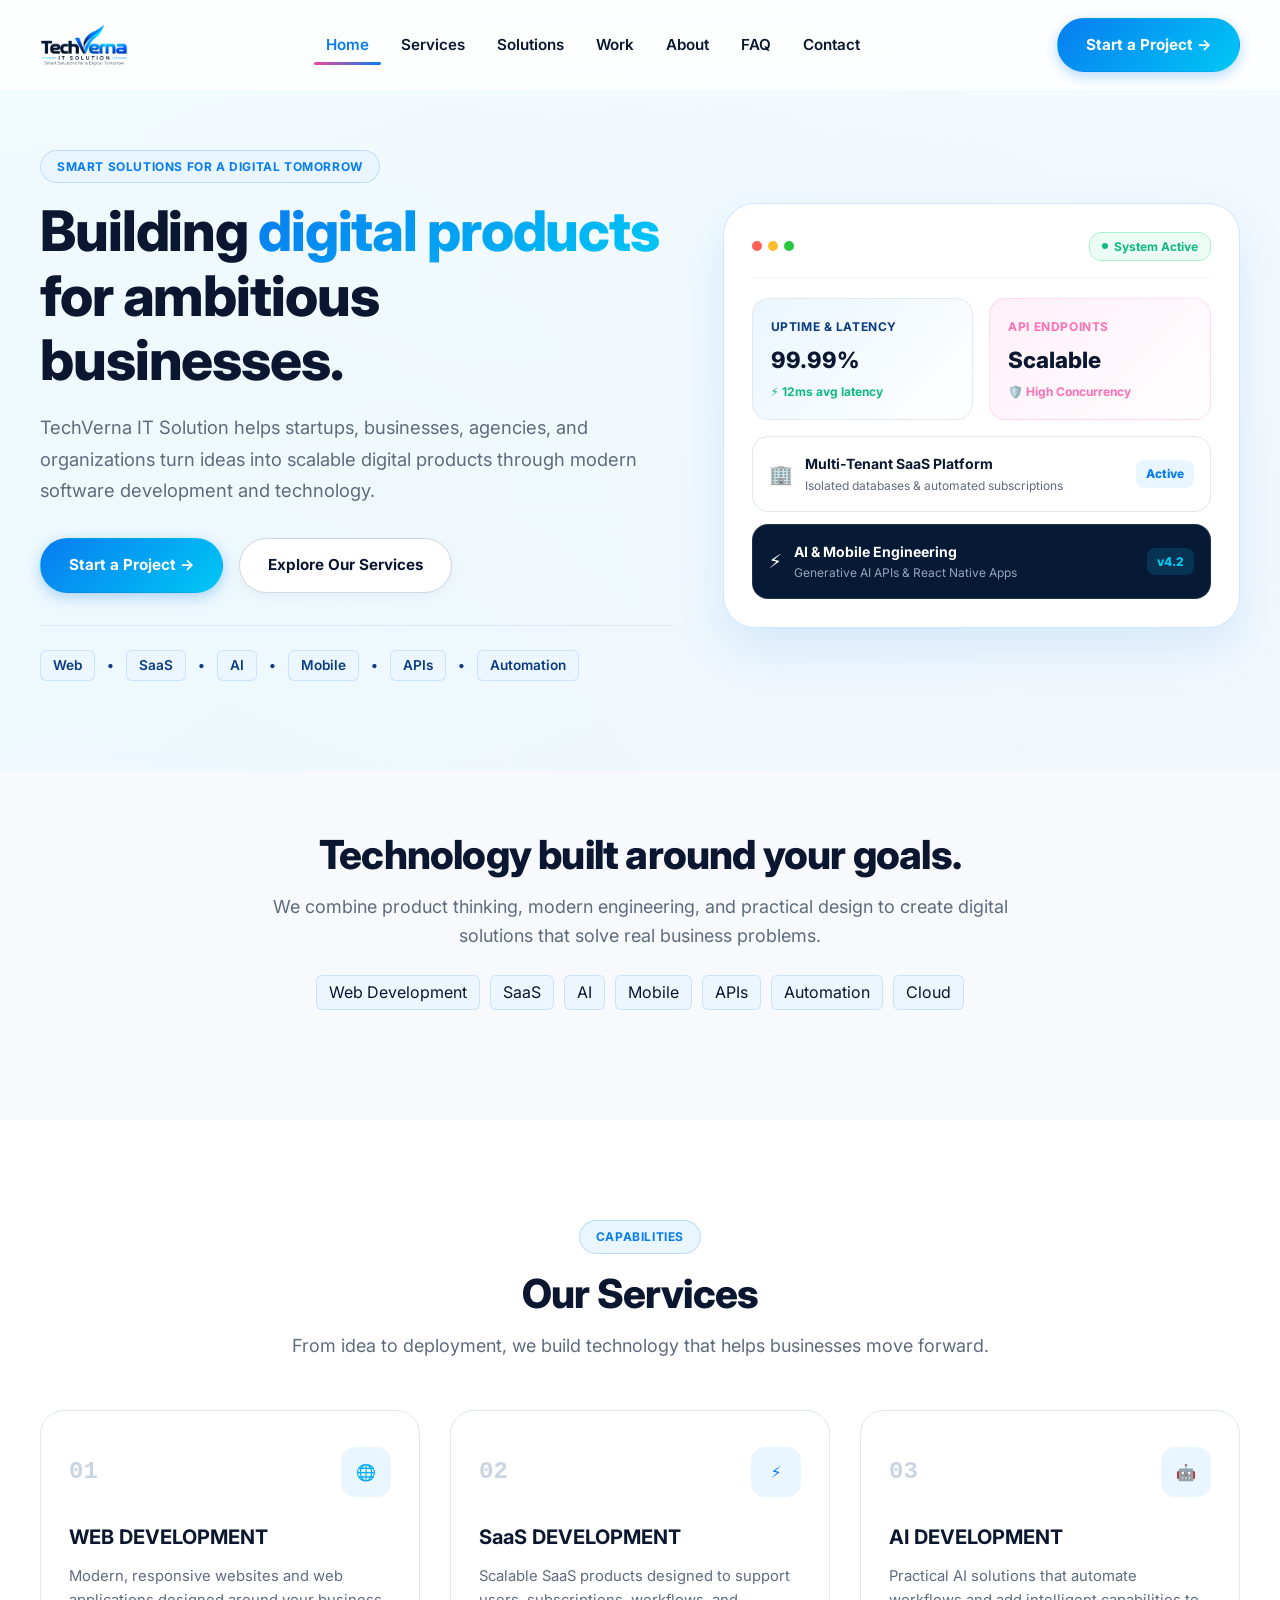
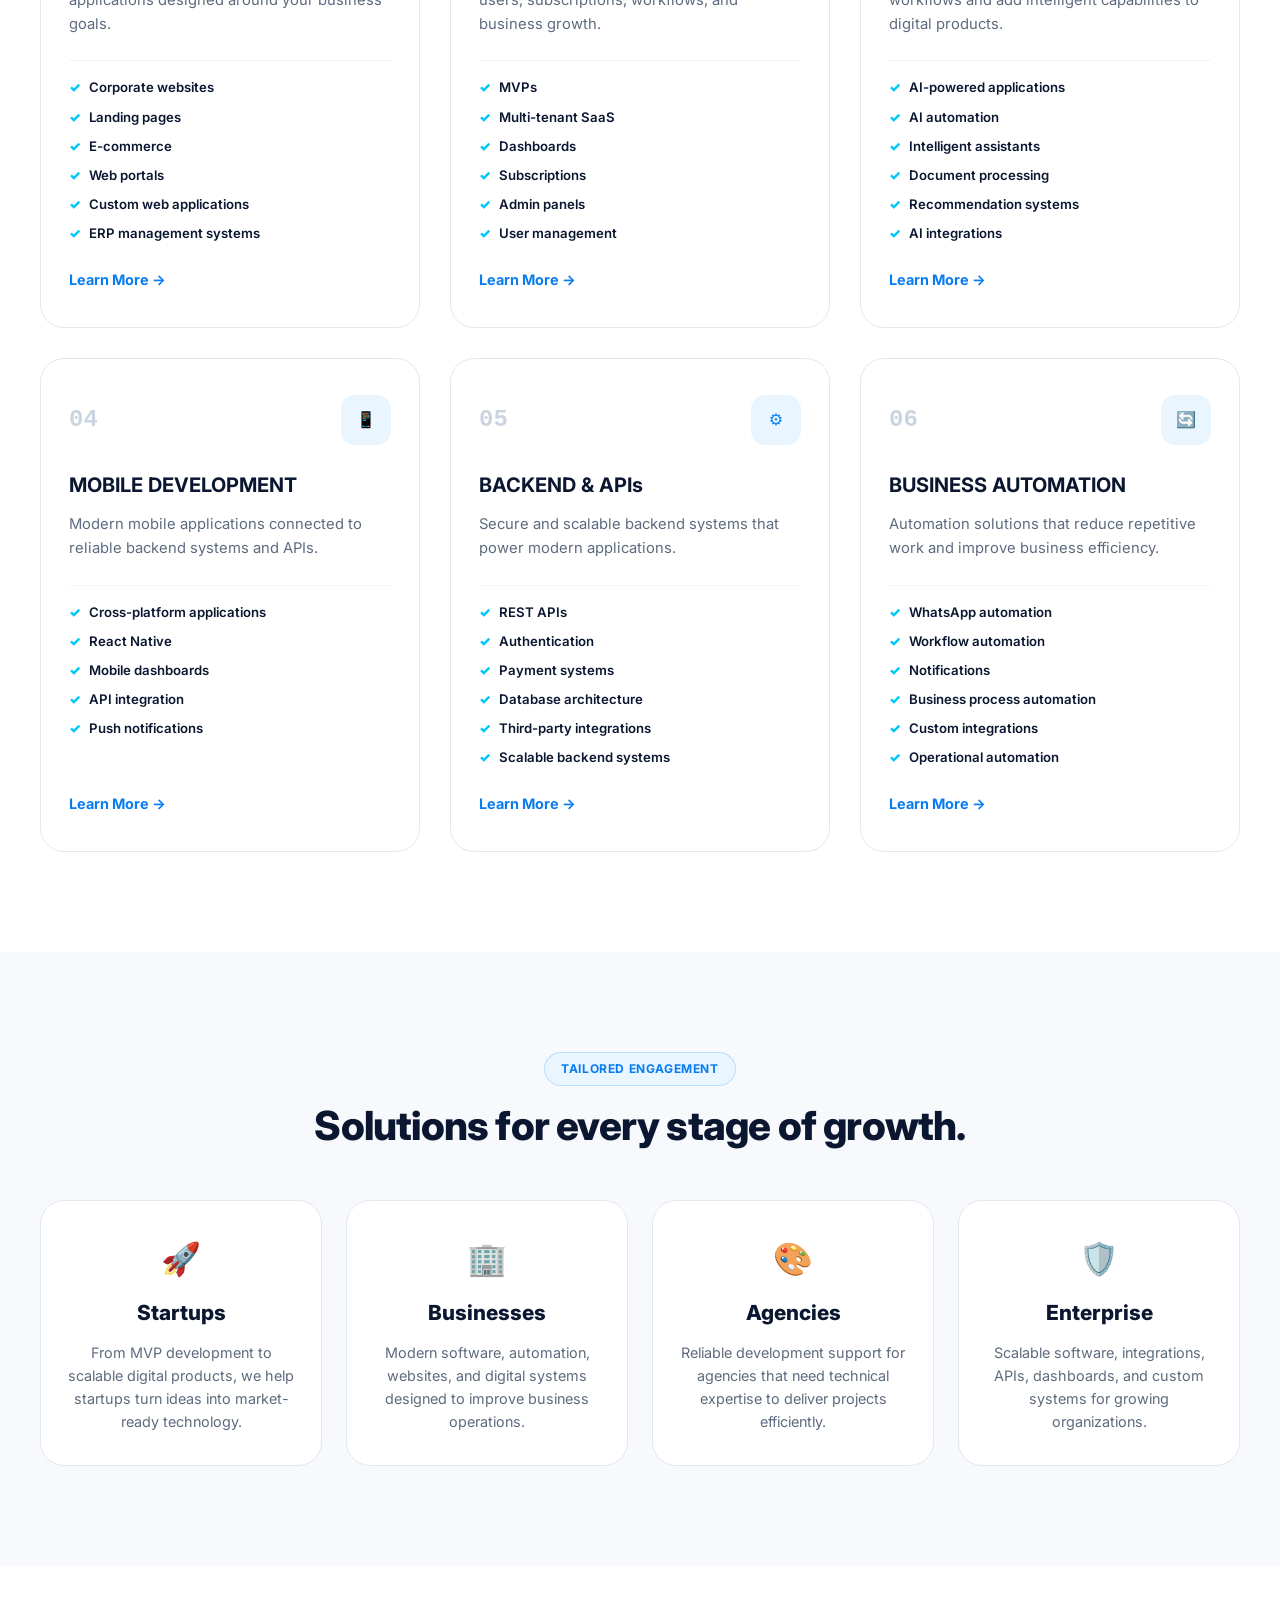
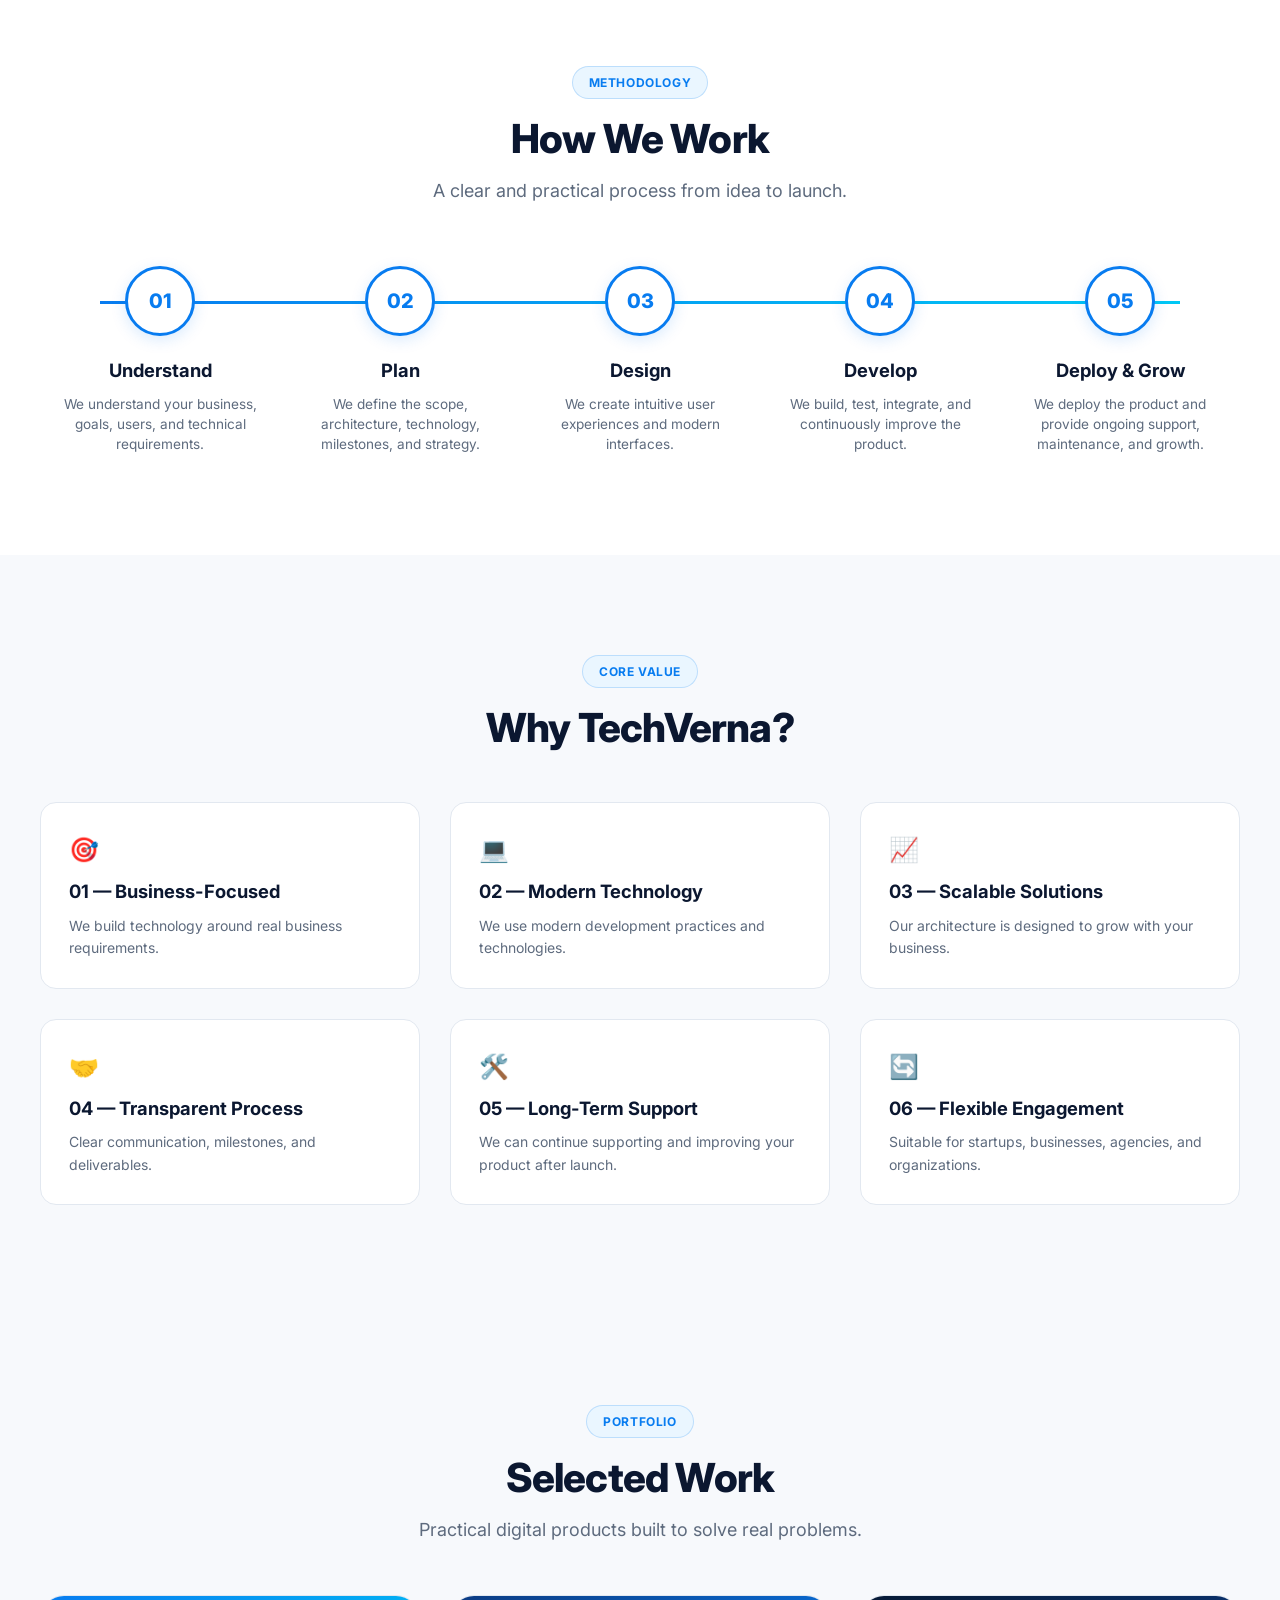
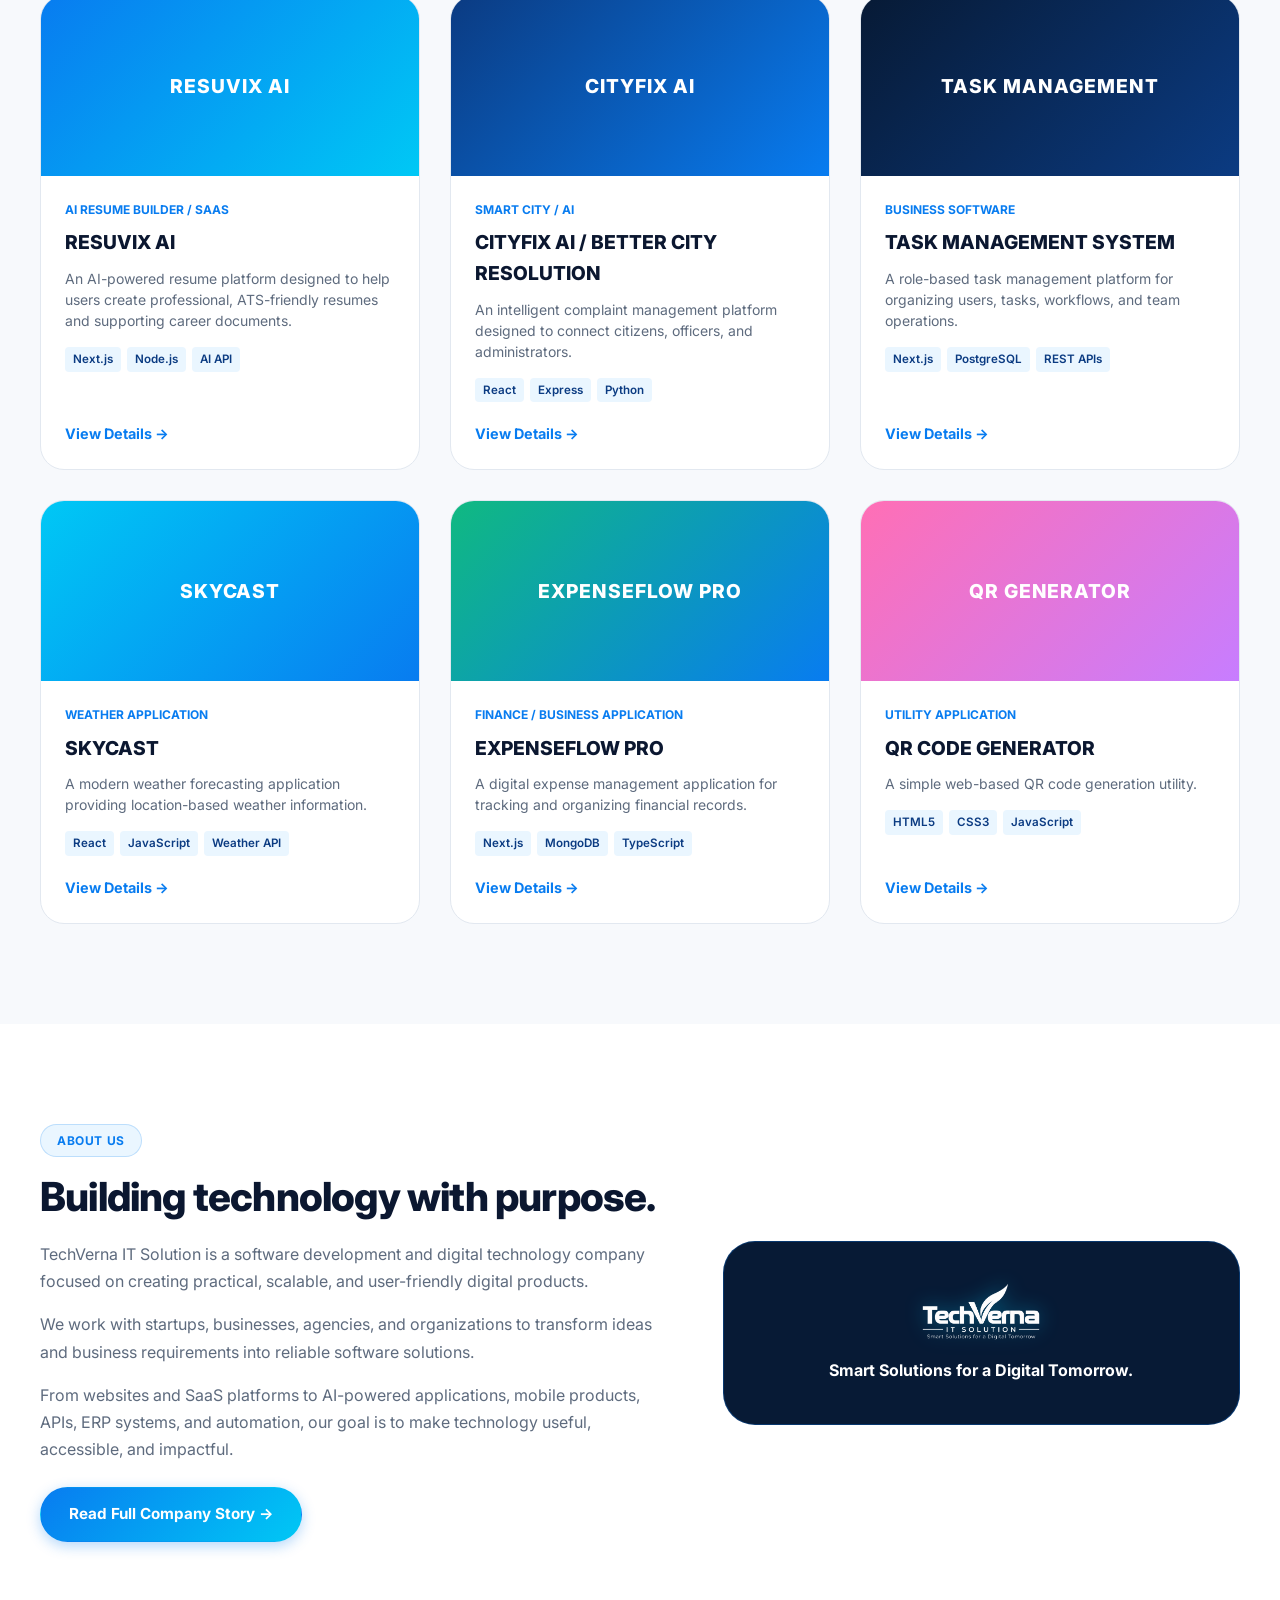
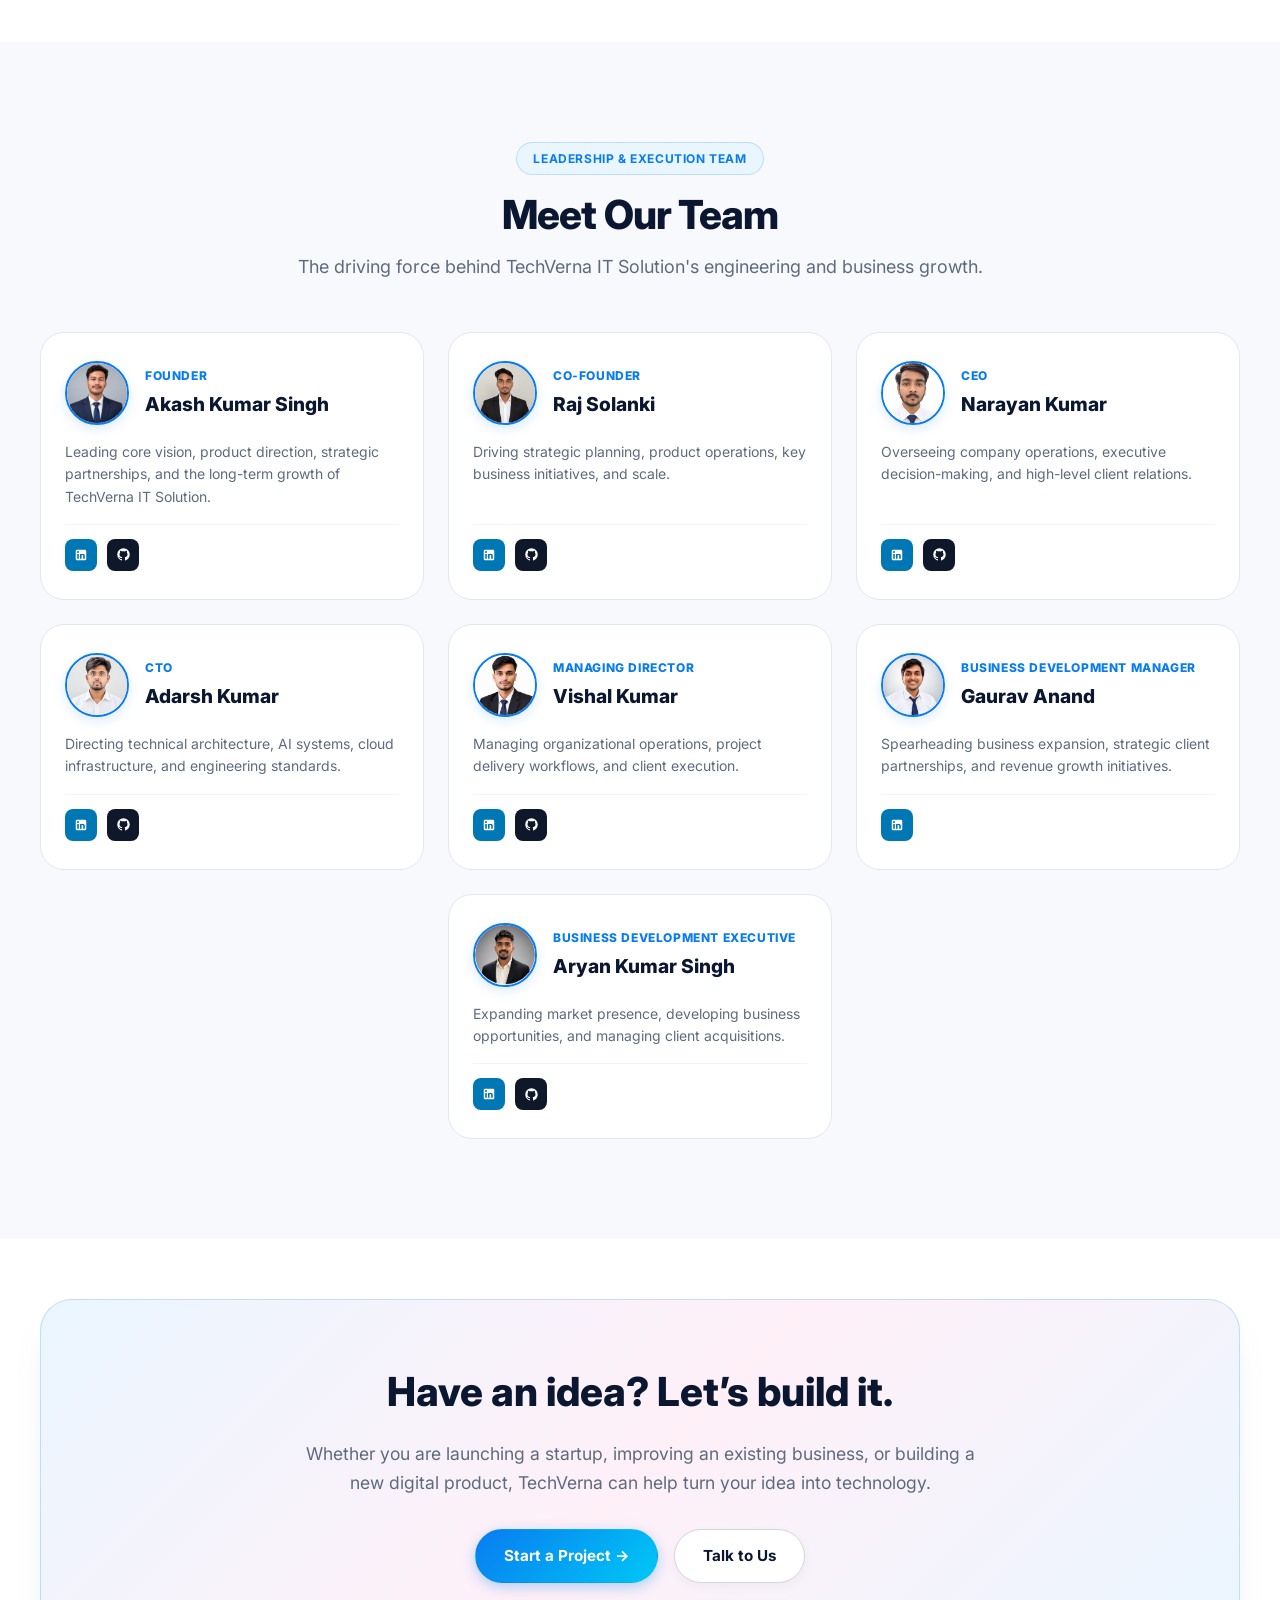
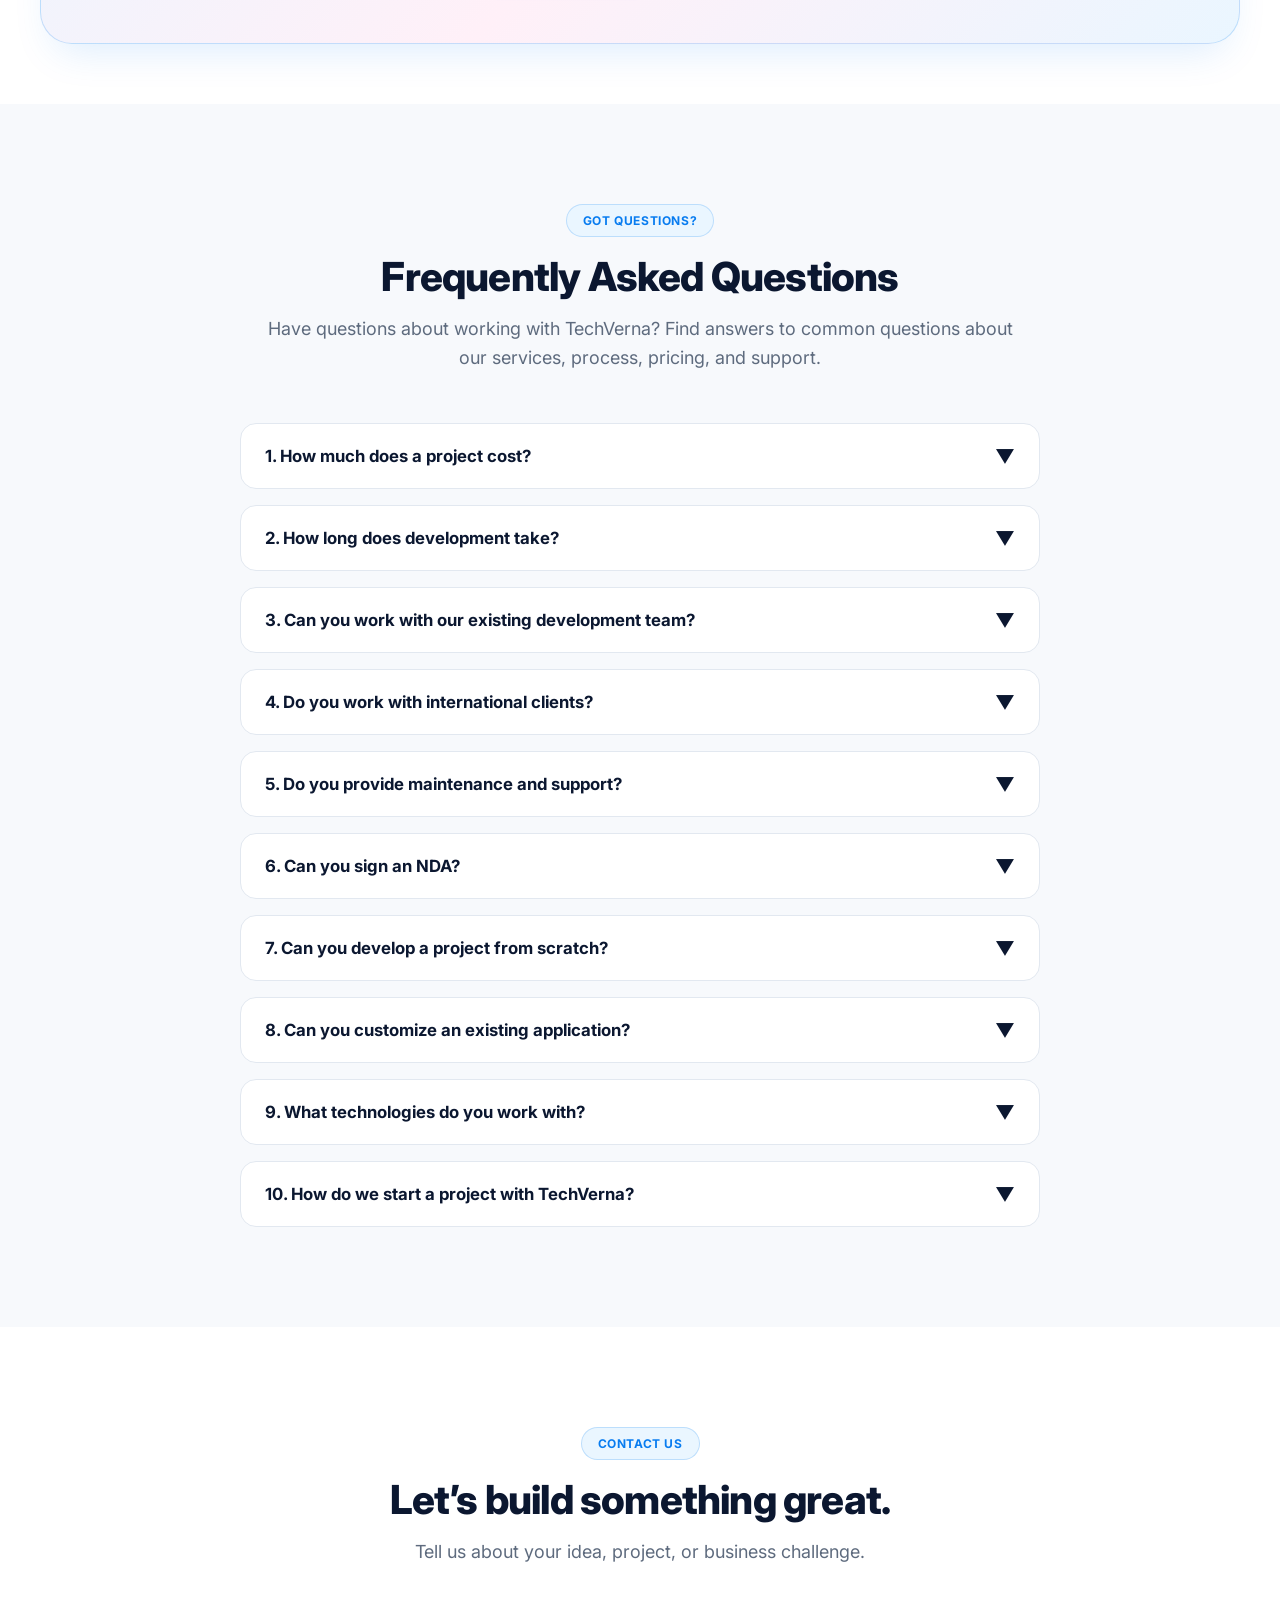
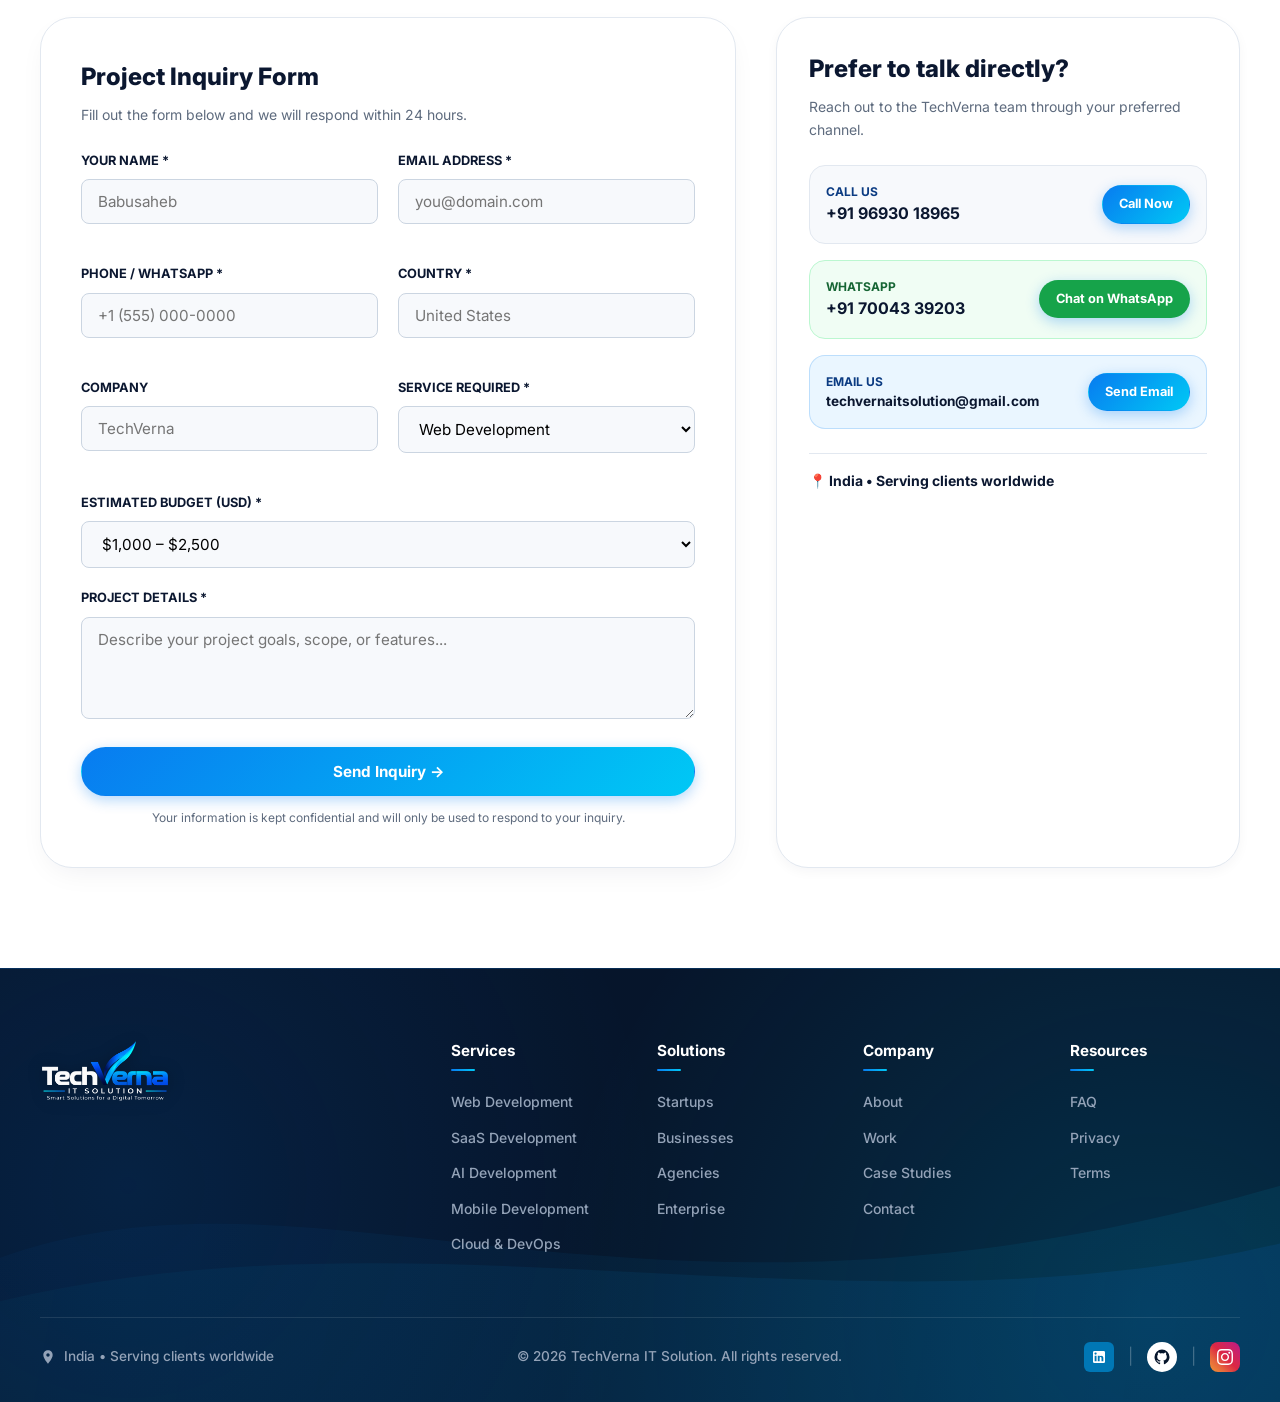
<file: index.html>
<!DOCTYPE html>
<html lang="en">
<head>
  <meta charset="UTF-8">
  <meta name="viewport" content="width=device-width, initial-scale=1.0">
  <title>TechVerna IT Solution | Software Development & Digital Solutions</title>
  <meta name="description" content="TechVerna IT Solution builds modern web, SaaS, AI, mobile, API, automation, and custom software solutions for startups, businesses, agencies, and organizations.">
  <meta name="keywords" content="Software Development, Web Development, SaaS Development, AI Development, Mobile App Development, Custom Software, ERP Development, API Development, Business Automation, TechVerna">
  <meta name="author" content="TechVerna IT Solution">
    <meta name="google-site-verification" content="HEP0LEoK5Uc9oOuq4HN0b5jV79jJ20gmPk0bxFxzll4">
  <link rel="canonical" href="https://techverna.pages.dev/">

  <!-- Open Graph / Facebook -->
  <meta property="og:type" content="website">
  <meta property="og:url" content="https://techverna.pages.dev/">
  <meta property="og:title" content="TechVerna IT Solution | Software Development & Digital Solutions">
  <meta property="og:description" content="Smart Solutions for a Digital Tomorrow. Turning ideas into scalable digital products through modern software development.">
  <meta property="og:image" content="https://techverna.pages.dev/assets/logo.png">

  <!-- Twitter -->
  <meta name="twitter:card" content="summary_large_image">
  <meta name="twitter:title" content="TechVerna IT Solution | Software Development & Digital Solutions">
  <meta name="twitter:description" content="Building modern digital products and software solutions for startups, businesses, agencies, and organizations.">
  <meta name="twitter:image" content="https://techverna.pages.dev/assets/logo.png">

  <!-- Favicon -->
  <link rel="icon" type="image/png" href="assets/logo.png">

  <!-- Google Fonts: Inter -->
  <link rel="preconnect" href="https://fonts.googleapis.com">
  <link rel="preconnect" href="https://fonts.gstatic.com" crossorigin>
  <link href="https://fonts.googleapis.com/css2?family=Inter:wght@400;500;600;700;800&display=swap" rel="stylesheet">

  <!-- Stylesheets -->
  <link rel="stylesheet" href="css/style.css">
  <link rel="stylesheet" href="css/responsive.css">
  <link rel="stylesheet" href="css/animations.css">

  <!-- Structured Data JSON-LD -->
  <script type="application/ld+json">
  {
    "@context": "https://schema.org",
    "@type": "Organization",
    "name": "TechVerna IT Solution",
    "alternateName": "TechVerna",
    "url": "https://techverna.pages.dev",
    "logo": "https://techverna.pages.dev/assets/logo.png",
    "slogan": "Smart Solutions for a Digital Tomorrow.",
    "email": "techvernaitsolution@gmail.com",
    "telephone": "+919693018965",
    "sameAs": [
      "https://www.linkedin.com/company/techverna-it-solution/",
      "https://www.instagram.com/techvernaitsolution.in"
    ]
  }
  </script>
</head>
<body class="ambient-bg">

  <!-- ================= HEADER ================= -->
    <header class="site-header">
    <div class="container header-container">
      <a href="index.html" class="brand-logo" aria-label="TechVerna IT Solution Home">
        <img src="assets/logo.png" alt="TechVerna IT Solution Logo">
      </a>

      <!-- Desktop Navigation -->
      <nav class="nav-menu">
        <a href="index.html" class="nav-link active">Home</a>
        <a href="services.html" class="nav-link">Services</a>
        <a href="solutions.html" class="nav-link">Solutions</a>
        <a href="work.html" class="nav-link">Work</a>
        <a href="about.html" class="nav-link">About</a>
        <a href="faq.html" class="nav-link">FAQ</a>
        <a href="contact.html" class="nav-link">Contact</a>
      </nav>

      <!-- Desktop Header CTA -->
      <div class="header-cta">
        <a href="contact.html" class="btn btn-primary">Start a Project →</a>
      </div>

      <!-- Mobile Hamburger Button -->
      <button id="hamburger-btn" class="hamburger-btn" aria-label="Toggle navigation menu" aria-expanded="false">
        <svg viewBox="0 0 24 24" fill="none" stroke="currentColor" stroke-width="2">
          <path d="M4 6h16M4 12h16M4 18h16" stroke-linecap="round"/>
        </svg>
      </button>
    </div>

    <!-- Mobile Slide-down Drawer -->
    <div id="mobile-menu" class="mobile-menu">
      <a href="index.html" class="nav-link active">Home</a>
      <a href="services.html" class="nav-link">Services</a>
      <a href="solutions.html" class="nav-link">Solutions</a>
      <a href="work.html" class="nav-link">Work</a>
      <a href="about.html" class="nav-link">About</a>
      <a href="faq.html" class="nav-link">FAQ</a>
      <a href="contact.html" class="nav-link">Contact</a>
      <a href="contact.html" class="btn btn-primary" style="margin-top: 10px; width: 100%;">Start a Project →</a>
    </div>
  </header>

  <!-- ================= HERO SECTION ================= -->
  <section class="hero-section">
    <div class="container">
      <div class="hero-grid">
        <div class="hero-content reveal">
          <div class="badge-pill">Smart Solutions for a Digital Tomorrow</div>
          <h1>Building <span class="text-gradient-blue">digital products</span> for ambitious businesses.</h1>
          <p class="hero-description">
            TechVerna IT Solution helps startups, businesses, agencies, and organizations turn ideas into scalable digital products through modern software development and technology.
          </p>
          <div class="hero-actions">
            <a href="contact.html" class="btn btn-primary">Start a Project →</a>
            <a href="services.html" class="btn btn-secondary">Explore Our Services</a>
          </div>
          <div class="tech-badges-row">
            <span class="tech-badge-item">Web</span> •
            <span class="tech-badge-item">SaaS</span> •
            <span class="tech-badge-item">AI</span> •
            <span class="tech-badge-item">Mobile</span> •
            <span class="tech-badge-item">APIs</span> •
            <span class="tech-badge-item">Automation</span>
          </div>
        </div>

        <!-- Sleek Stationary Software Showcase Visual -->
        <div class="hero-visual reveal">
          <div class="hero-visual-card">
            <div class="mock-window-header">
              <div class="dots">
                <div class="dot red"></div>
                <div class="dot yellow"></div>
                <div class="dot green"></div>
              </div>
              <div class="mock-status-pill">
                <span class="mock-status-dot"></span>
                <span>System Active</span>
              </div>
            </div>

            <div class="mock-dashboard-grid">
              <div class="mock-stat-card">
                <div class="mock-stat-title">Uptime & Latency</div>
                <div class="mock-stat-val">99.99%</div>
                <div style="font-size: 0.75rem; color: #10B981; font-weight: 700; margin-top: 4px;">⚡ 12ms avg latency</div>
              </div>
              <div class="mock-stat-card" style="background: linear-gradient(135deg, var(--color-soft-pink) 0%, #FFFFFF 100%); border-color: rgba(255, 111, 181, 0.2);">
                <div class="mock-stat-title" style="color: var(--color-pink);">API Endpoints</div>
                <div class="mock-stat-val">Scalable</div>
                <div style="font-size: 0.75rem; color: var(--color-pink); font-weight: 700; margin-top: 4px;">🛡️ High Concurrency</div>
              </div>
            </div>

            <div class="mock-feature-box">
              <div style="display: flex; align-items: center; gap: 12px;">
                <span style="font-size: 1.2rem;">🏢</span>
                <div>
                  <div style="font-size: 0.875rem; font-weight: 700; color: var(--color-dark-text);">Multi-Tenant SaaS Platform</div>
                  <div style="font-size: 0.75rem; color: var(--color-muted-text);">Isolated databases & automated subscriptions</div>
                </div>
              </div>
              <span style="font-size: 0.75rem; font-weight: 800; color: var(--color-primary-blue); background: var(--color-soft-blue); padding: 4px 10px; border-radius: 8px;">Active</span>
            </div>

            <div class="mock-feature-box dark">
              <div style="display: flex; align-items: center; gap: 12px;">
                <span style="font-size: 1.2rem;">⚡</span>
                <div>
                  <div style="font-size: 0.875rem; font-weight: 700; color: #FFFFFF;">AI & Mobile Engineering</div>
                  <div style="font-size: 0.75rem; color: #94A3B8;">Generative AI APIs & React Native Apps</div>
                </div>
              </div>
              <span style="font-size: 0.75rem; font-weight: 800; color: #00C8F5; background: rgba(0, 200, 245, 0.15); padding: 4px 10px; border-radius: 8px;">v4.2</span>
            </div>
          </div>
        </div>
      </div>
    </div>
  </section>

  <!-- ================= INTRO / TRUST SECTION ================= -->
  <section class="py-60 bg-light-section" style="border-y: 1px solid #E2E8F0;">
    <div class="container">
      <div class="section-header reveal">
        <h2 class="section-title">Technology built around your goals.</h2>
        <p class="section-subtitle">
          We combine product thinking, modern engineering, and practical design to create digital solutions that solve real business problems.
        </p>
        <div style="display: flex; flex-wrap: wrap; justify-content: center; gap: 10px; margin-top: 24px;">
          <span class="tech-badge-item">Web Development</span>
          <span class="tech-badge-item">SaaS</span>
          <span class="tech-badge-item">AI</span>
          <span class="tech-badge-item">Mobile</span>
          <span class="tech-badge-item">APIs</span>
          <span class="tech-badge-item">Automation</span>
          <span class="tech-badge-item">Cloud</span>
        </div>
      </div>
    </div>
  </section>

  <!-- ================= SERVICES SECTION ================= -->
  <section class="services-section bg-white-section">
    <div class="container">
      <div class="section-header reveal">
        <div class="badge-pill">Capabilities</div>
        <h2 class="section-title">Our Services</h2>
        <p class="section-subtitle">From idea to deployment, we build technology that helps businesses move forward.</p>
      </div>

      <div class="services-grid">
        <!-- 01 WEB DEVELOPMENT -->
        <div class="service-card reveal">
          <div>
            <div class="card-top">
              <span class="card-num">01</span>
              <div class="card-icon">🌐</div>
            </div>
            <h3 class="card-title">WEB DEVELOPMENT</h3>
            <p class="card-desc">Modern, responsive websites and web applications designed around your business goals.</p>
            <ul class="card-features">
              <li>Corporate websites</li>
              <li>Landing pages</li>
              <li>E-commerce</li>
              <li>Web portals</li>
              <li>Custom web applications</li>
              <li>ERP management systems</li>
            </ul>
          </div>
          <a href="services/web-development.html" class="card-link">Learn More →</a>
        </div>

        <!-- 02 SAAS DEVELOPMENT -->
        <div class="service-card reveal">
          <div>
            <div class="card-top">
              <span class="card-num">02</span>
              <div class="card-icon">⚡</div>
            </div>
            <h3 class="card-title">SaaS DEVELOPMENT</h3>
            <p class="card-desc">Scalable SaaS products designed to support users, subscriptions, workflows, and business growth.</p>
            <ul class="card-features">
              <li>MVPs</li>
              <li>Multi-tenant SaaS</li>
              <li>Dashboards</li>
              <li>Subscriptions</li>
              <li>Admin panels</li>
              <li>User management</li>
            </ul>
          </div>
          <a href="services/saas-development.html" class="card-link">Learn More →</a>
        </div>

        <!-- 03 AI DEVELOPMENT -->
        <div class="service-card reveal">
          <div>
            <div class="card-top">
              <span class="card-num">03</span>
              <div class="card-icon">🤖</div>
            </div>
            <h3 class="card-title">AI DEVELOPMENT</h3>
            <p class="card-desc">Practical AI solutions that automate workflows and add intelligent capabilities to digital products.</p>
            <ul class="card-features">
              <li>AI-powered applications</li>
              <li>AI automation</li>
              <li>Intelligent assistants</li>
              <li>Document processing</li>
              <li>Recommendation systems</li>
              <li>AI integrations</li>
            </ul>
          </div>
          <a href="services/ai-development.html" class="card-link">Learn More →</a>
        </div>

        <!-- 04 MOBILE DEVELOPMENT -->
        <div class="service-card reveal">
          <div>
            <div class="card-top">
              <span class="card-num">04</span>
              <div class="card-icon">📱</div>
            </div>
            <h3 class="card-title">MOBILE DEVELOPMENT</h3>
            <p class="card-desc">Modern mobile applications connected to reliable backend systems and APIs.</p>
            <ul class="card-features">
              <li>Cross-platform applications</li>
              <li>React Native</li>
              <li>Mobile dashboards</li>
              <li>API integration</li>
              <li>Push notifications</li>
            </ul>
          </div>
          <a href="services/mobile-development.html" class="card-link">Learn More →</a>
        </div>

        <!-- 05 BACKEND & APIs -->
        <div class="service-card reveal">
          <div>
            <div class="card-top">
              <span class="card-num">05</span>
              <div class="card-icon">⚙️</div>
            </div>
            <h3 class="card-title">BACKEND & APIs</h3>
            <p class="card-desc">Secure and scalable backend systems that power modern applications.</p>
            <ul class="card-features">
              <li>REST APIs</li>
              <li>Authentication</li>
              <li>Payment systems</li>
              <li>Database architecture</li>
              <li>Third-party integrations</li>
              <li>Scalable backend systems</li>
            </ul>
          </div>
          <a href="services/backend-api-development.html" class="card-link">Learn More →</a>
        </div>

        <!-- 06 BUSINESS AUTOMATION -->
        <div class="service-card reveal">
          <div>
            <div class="card-top">
              <span class="card-num">06</span>
              <div class="card-icon">🔄</div>
            </div>
            <h3 class="card-title">BUSINESS AUTOMATION</h3>
            <p class="card-desc">Automation solutions that reduce repetitive work and improve business efficiency.</p>
            <ul class="card-features">
              <li>WhatsApp automation</li>
              <li>Workflow automation</li>
              <li>Notifications</li>
              <li>Business process automation</li>
              <li>Custom integrations</li>
              <li>Operational automation</li>
            </ul>
          </div>
          <a href="services/business-automation.html" class="card-link">Learn More →</a>
        </div>
      </div>
    </div>
  </section>

  <!-- ================= SOLUTIONS SECTION ================= -->
  <section class="py-100 bg-light-section">
    <div class="container">
      <div class="section-header reveal">
        <div class="badge-pill">Tailored Engagement</div>
        <h2 class="section-title">Solutions for every stage of growth.</h2>
      </div>

      <div class="solutions-grid">
        <div class="solution-card reveal">
          <div style="font-size: 2rem; margin-bottom: 12px;">🚀</div>
          <h3>Startups</h3>
          <p>From MVP development to scalable digital products, we help startups turn ideas into market-ready technology.</p>
        </div>
        <div class="solution-card reveal">
          <div style="font-size: 2rem; margin-bottom: 12px;">🏢</div>
          <h3>Businesses</h3>
          <p>Modern software, automation, websites, and digital systems designed to improve business operations.</p>
        </div>
        <div class="solution-card reveal">
          <div style="font-size: 2rem; margin-bottom: 12px;">🎨</div>
          <h3>Agencies</h3>
          <p>Reliable development support for agencies that need technical expertise to deliver projects efficiently.</p>
        </div>
        <div class="solution-card reveal">
          <div style="font-size: 2rem; margin-bottom: 12px;">🛡️</div>
          <h3>Enterprise</h3>
          <p>Scalable software, integrations, APIs, dashboards, and custom systems for growing organizations.</p>
        </div>
      </div>
    </div>
  </section>

  <!-- ================= PROCESS SECTION ================= -->
  <section class="py-100 bg-white-section">
    <div class="container">
      <div class="section-header reveal">
        <div class="badge-pill">Methodology</div>
        <h2 class="section-title">How We Work</h2>
        <p class="section-subtitle">A clear and practical process from idea to launch.</p>
      </div>

      <div class="process-timeline reveal">
        <div class="process-step">
          <div class="step-number">01</div>
          <h3 class="step-title">Understand</h3>
          <p class="step-desc">We understand your business, goals, users, and technical requirements.</p>
        </div>
        <div class="process-step">
          <div class="step-number">02</div>
          <h3 class="step-title">Plan</h3>
          <p class="step-desc">We define the scope, architecture, technology, milestones, and strategy.</p>
        </div>
        <div class="process-step">
          <div class="step-number">03</div>
          <h3 class="step-title">Design</h3>
          <p class="step-desc">We create intuitive user experiences and modern interfaces.</p>
        </div>
        <div class="process-step">
          <div class="step-number">04</div>
          <h3 class="step-title">Develop</h3>
          <p class="step-desc">We build, test, integrate, and continuously improve the product.</p>
        </div>
        <div class="process-step">
          <div class="step-number">05</div>
          <h3 class="step-title">Deploy & Grow</h3>
          <p class="step-desc">We deploy the product and provide ongoing support, maintenance, and growth.</p>
        </div>
      </div>
    </div>
  </section>

  <!-- ================= WHY TECHVERNA ================= -->
  <section class="py-100 bg-light-section">
    <div class="container">
      <div class="section-header reveal">
        <div class="badge-pill">Core Value</div>
        <h2 class="section-title">Why TechVerna?</h2>
      </div>

      <div class="why-grid">
        <div class="why-block reveal">
          <div style="font-size: 1.5rem; margin-bottom: 8px;">🎯</div>
          <h3>01 — Business-Focused</h3>
          <p>We build technology around real business requirements.</p>
        </div>
        <div class="why-block reveal">
          <div style="font-size: 1.5rem; margin-bottom: 8px;">💻</div>
          <h3>02 — Modern Technology</h3>
          <p>We use modern development practices and technologies.</p>
        </div>
        <div class="why-block reveal">
          <div style="font-size: 1.5rem; margin-bottom: 8px;">📈</div>
          <h3>03 — Scalable Solutions</h3>
          <p>Our architecture is designed to grow with your business.</p>
        </div>
        <div class="why-block reveal">
          <div style="font-size: 1.5rem; margin-bottom: 8px;">🤝</div>
          <h3>04 — Transparent Process</h3>
          <p>Clear communication, milestones, and deliverables.</p>
        </div>
        <div class="why-block reveal">
          <div style="font-size: 1.5rem; margin-bottom: 8px;">🛠️</div>
          <h3>05 — Long-Term Support</h3>
          <p>We can continue supporting and improving your product after launch.</p>
        </div>
        <div class="why-block reveal">
          <div style="font-size: 1.5rem; margin-bottom: 8px;">🔄</div>
          <h3>06 — Flexible Engagement</h3>
          <p>Suitable for startups, businesses, agencies, and organizations.</p>
        </div>
      </div>
    </div>
  </section>

  <!-- ================= WORK / PROJECTS ================= -->
  <section class="py-100 bg-light-section">
    <div class="container">
      <div class="section-header reveal">
        <div class="badge-pill">Portfolio</div>
        <h2 class="section-title">Selected Work</h2>
        <p class="section-subtitle">Practical digital products built to solve real problems.</p>
      </div>

      <div class="projects-grid">
        <!-- Project 1 -->
        <div class="project-card reveal">
          <div class="project-img-placeholder" style="background: linear-gradient(135deg, #087CF0, #00C8F5);">
            RESUVIX AI
          </div>
          <div class="project-body">
            <div>
              <div class="project-cat">AI Resume Builder / SaaS</div>
              <h3 class="project-title">RESUVIX AI</h3>
              <p class="project-desc">An AI-powered resume platform designed to help users create professional, ATS-friendly resumes and supporting career documents.</p>
              <div class="project-techs">
                <span class="project-tech-tag">Next.js</span>
                <span class="project-tech-tag">Node.js</span>
                <span class="project-tech-tag">AI API</span>
              </div>
            </div>
            <a href="work.html" class="card-link">View Details →</a>
          </div>
        </div>

        <!-- Project 2 -->
        <div class="project-card reveal">
          <div class="project-img-placeholder" style="background: linear-gradient(135deg, #0B3B82, #087CF0);">
            CITYFIX AI
          </div>
          <div class="project-body">
            <div>
              <div class="project-cat">Smart City / AI</div>
              <h3 class="project-title">CITYFIX AI / BETTER CITY RESOLUTION</h3>
              <p class="project-desc">An intelligent complaint management platform designed to connect citizens, officers, and administrators.</p>
              <div class="project-techs">
                <span class="project-tech-tag">React</span>
                <span class="project-tech-tag">Express</span>
                <span class="project-tech-tag">Python</span>
              </div>
            </div>
            <a href="work.html" class="card-link">View Details →</a>
          </div>
        </div>

        <!-- Project 3 -->
        <div class="project-card reveal">
          <div class="project-img-placeholder" style="background: linear-gradient(135deg, #071A35, #0B3B82);">
            TASK MANAGEMENT
          </div>
          <div class="project-body">
            <div>
              <div class="project-cat">Business Software</div>
              <h3 class="project-title">TASK MANAGEMENT SYSTEM</h3>
              <p class="project-desc">A role-based task management platform for organizing users, tasks, workflows, and team operations.</p>
              <div class="project-techs">
                <span class="project-tech-tag">Next.js</span>
                <span class="project-tech-tag">PostgreSQL</span>
                <span class="project-tech-tag">REST APIs</span>
              </div>
            </div>
            <a href="work.html" class="card-link">View Details →</a>
          </div>
        </div>

        <!-- Project 4 -->
        <div class="project-card reveal">
          <div class="project-img-placeholder" style="background: linear-gradient(135deg, #00C8F5, #087CF0);">
            SKYCAST
          </div>
          <div class="project-body">
            <div>
              <div class="project-cat">Weather Application</div>
              <h3 class="project-title">SKYCAST</h3>
              <p class="project-desc">A modern weather forecasting application providing location-based weather information.</p>
              <div class="project-techs">
                <span class="project-tech-tag">React</span>
                <span class="project-tech-tag">JavaScript</span>
                <span class="project-tech-tag">Weather API</span>
              </div>
            </div>
            <a href="work.html" class="card-link">View Details →</a>
          </div>
        </div>

        <!-- Project 5 -->
        <div class="project-card reveal">
          <div class="project-img-placeholder" style="background: linear-gradient(135deg, #10B981, #087CF0);">
            EXPENSEFLOW PRO
          </div>
          <div class="project-body">
            <div>
              <div class="project-cat">Finance / Business Application</div>
              <h3 class="project-title">EXPENSEFLOW PRO</h3>
              <p class="project-desc">A digital expense management application for tracking and organizing financial records.</p>
              <div class="project-techs">
                <span class="project-tech-tag">Next.js</span>
                <span class="project-tech-tag">MongoDB</span>
                <span class="project-tech-tag">TypeScript</span>
              </div>
            </div>
            <a href="work.html" class="card-link">View Details →</a>
          </div>
        </div>

        <!-- Project 6 -->
        <div class="project-card reveal">
          <div class="project-img-placeholder" style="background: linear-gradient(135deg, #FF6FB5, #C77DFF);">
            QR GENERATOR
          </div>
          <div class="project-body">
            <div>
              <div class="project-cat">Utility Application</div>
              <h3 class="project-title">QR CODE GENERATOR</h3>
              <p class="project-desc">A simple web-based QR code generation utility.</p>
              <div class="project-techs">
                <span class="project-tech-tag">HTML5</span>
                <span class="project-tech-tag">CSS3</span>
                <span class="project-tech-tag">JavaScript</span>
              </div>
            </div>
            <a href="work.html" class="card-link">View Details →</a>
          </div>
        </div>
      </div>
    </div>
  </section>

  <!-- ================= ABOUT SECTION ================= -->
  <section class="py-100 bg-white-section">
    <div class="container">
      <div class="hero-grid">
        <div class="reveal">
          <div class="badge-pill">About Us</div>
          <h2 class="section-title" style="text-align: left; margin-bottom: 20px;">Building technology with purpose.</h2>
          <p style="color: var(--color-muted-text); line-height: 1.7; margin-bottom: 16px;">
            TechVerna IT Solution is a software development and digital technology company focused on creating practical, scalable, and user-friendly digital products.
          </p>
          <p style="color: var(--color-muted-text); line-height: 1.7; margin-bottom: 16px;">
            We work with startups, businesses, agencies, and organizations to transform ideas and business requirements into reliable software solutions.
          </p>
          <p style="color: var(--color-muted-text); line-height: 1.7; margin-bottom: 24px;">
            From websites and SaaS platforms to AI-powered applications, mobile products, APIs, ERP systems, and automation, our goal is to make technology useful, accessible, and impactful.
          </p>
          <a href="about.html" class="btn btn-primary">Read Full Company Story →</a>
        </div>
        <div class="reveal" style="text-align: center;">
          <div style="background: var(--color-navy); padding: 40px; border-radius: var(--radius-xl); border: 1px solid rgba(8,124,240,0.3);">
            <img src="assets/logo.png" alt="TechVerna IT Solution" style="height: 60px; margin: 0 auto 16px auto; filter: brightness(0) invert(1) drop-shadow(0 0 10px rgba(0,200,245,0.4));">
            <div style="font-weight: 700; color: #FFFFFF;">Smart Solutions for a Digital Tomorrow.</div>
          </div>
        </div>
      </div>
    </div>
  </section>

  <!-- ================= TEAM SECTION ================= -->
  <section class="py-100 bg-light-section">
    <div class="container">
      <div class="section-header reveal">
        <div class="badge-pill">Leadership &amp; Execution Team</div>
        <h2 class="section-title">Meet Our Team</h2>
        <p class="section-subtitle">The driving force behind TechVerna IT Solution's engineering and business growth.</p>
      </div>

      <div class="team-grid-3col reveal">
        <!-- 01 FOUNDER -->
        <div class="executive-card">
          <div>
            <div class="executive-header">
              <img src="assets/team/akash.jpg" alt="Akash Kumar Singh" class="executive-avatar">
              <div>
                <div class="executive-role-tag">FOUNDER</div>
                <h3 class="executive-name">Akash Kumar Singh</h3>
              </div>
            </div>
            <p class="executive-desc">
              Leading core vision, product direction, strategic partnerships, and the long-term growth of TechVerna IT Solution.
            </p>
          </div>
          <div class="team-social-links">
            <a href="https://www.linkedin.com/in/akashsingh2005" target="_blank" rel="noopener noreferrer" class="team-social-btn linkedin" aria-label="Akash Kumar Singh LinkedIn">
              <svg width="14" height="14" fill="currentColor" viewBox="0 0 24 24">
                <path d="M19 3a2 2 0 0 1 2 2v14a2 2 0 0 1-2 2H5a2 2 0 0 1-2-2V5a2 2 0 0 1 2-2h14m-.5 15.5v-5.3a3.26 3.26 0 0 0-3.26-3.26c-.85 0-1.84.52-2.28 1.3v-1.11h-2.79v8.37h2.79v-4.93c0-.77.62-1.4 1.39-1.4a1.4 1.4 0 0 1 1.4 1.4v4.93h2.75M6.88 8.56a1.68 1.68 0 0 0 1.68-1.68c0-.93-.75-1.69-1.68-1.69a1.69 1.69 0 0 0-1.69 1.69c0 .93.76 1.68 1.69 1.68m1.39 9.94v-8.37H5.5v8.37h2.77z"/>
              </svg>
            </a>
            <a href="https://github.com/akashsingg2005" target="_blank" rel="noopener noreferrer" class="team-social-btn github" aria-label="Akash Kumar Singh GitHub">
              <svg width="15" height="15" fill="currentColor" viewBox="0 0 24 24">
                <path d="M12 2A10 10 0 0 0 2 12c0 4.42 2.87 8.17 6.84 9.5.5.08.66-.23.66-.5v-1.69c-2.77.6-3.36-1.34-3.36-1.34-.46-1.16-1.11-1.47-1.11-1.47-.91-.62.07-.6.07-.6 1 .07 1.53 1.03 1.53 1.03.87 1.52 2.34 1.07 2.91.83.1-.65.35-1.09.63-1.34-2.22-.25-4.55-1.11-4.55-4.92 0-1.11.38-2 1.03-2.71-.1-.25-.45-1.29.1-2.64 0 0 .84-.27 2.75 1.02.79-.22 1.65-.33 2.5-.33.85 0 1.71.11 2.5.33 1.91-1.29 2.75-1.02 2.75-1.02.55 1.35.2 2.39.1 2.64.65.71 1.03 1.6 1.03 2.71 0 3.82-2.34 4.66-4.57 4.91.36.31.69.92.69 1.85V21c0 .27.16.59.67.5C19.14 20.16 22 16.42 22 12A10 10 0 0 0 12 2z"/>
              </svg>
            </a>
          </div>
        </div>

        <!-- 02 CO-FOUNDER -->
        <div class="executive-card">
          <div>
            <div class="executive-header">
              <img src="assets/team/raj.jpg" alt="Raj Solanki" class="executive-avatar">
              <div>
                <div class="executive-role-tag">CO-FOUNDER</div>
                <h3 class="executive-name">Raj Solanki</h3>
              </div>
            </div>
            <p class="executive-desc">
              Driving strategic planning, product operations, key business initiatives, and scale.
            </p>
          </div>
          <div class="team-social-links">
            <a href="https://www.linkedin.com/in/rajkumar-solanki07" target="_blank" rel="noopener noreferrer" class="team-social-btn linkedin" aria-label="Raj Solanki LinkedIn">
              <svg width="14" height="14" fill="currentColor" viewBox="0 0 24 24">
                <path d="M19 3a2 2 0 0 1 2 2v14a2 2 0 0 1-2 2H5a2 2 0 0 1-2-2V5a2 2 0 0 1 2-2h14m-.5 15.5v-5.3a3.26 3.26 0 0 0-3.26-3.26c-.85 0-1.84.52-2.28 1.3v-1.11h-2.79v8.37h2.79v-4.93c0-.77.62-1.4 1.39-1.4a1.4 1.4 0 0 1 1.4 1.4v4.93h2.75M6.88 8.56a1.68 1.68 0 0 0 1.68-1.68c0-.93-.75-1.69-1.68-1.69a1.69 1.69 0 0 0-1.69 1.69c0 .93.76 1.68 1.69 1.68m1.39 9.94v-8.37H5.5v8.37h2.77z"/>
              </svg>
            </a>
            <a href="https://github.com/tfaryanraj07" target="_blank" rel="noopener noreferrer" class="team-social-btn github" aria-label="Raj Solanki GitHub">
              <svg width="15" height="15" fill="currentColor" viewBox="0 0 24 24">
                <path d="M12 2A10 10 0 0 0 2 12c0 4.42 2.87 8.17 6.84 9.5.5.08.66-.23.66-.5v-1.69c-2.77.6-3.36-1.34-3.36-1.34-.46-1.16-1.11-1.47-1.11-1.47-.91-.62.07-.6.07-.6 1 .07 1.53 1.03 1.53 1.03.87 1.52 2.34 1.07 2.91.83.1-.65.35-1.09.63-1.34-2.22-.25-4.55-1.11-4.55-4.92 0-1.11.38-2 1.03-2.71-.1-.25-.45-1.29.1-2.64 0 0 .84-.27 2.75 1.02.79-.22 1.65-.33 2.5-.33.85 0 1.71.11 2.5.33 1.91-1.29 2.75-1.02 2.75-1.02.55 1.35.2 2.39.1 2.64.65.71 1.03 1.6 1.03 2.71 0 3.82-2.34 4.66-4.57 4.91.36.31.69.92.69 1.85V21c0 .27.16.59.67.5C19.14 20.16 22 16.42 22 12A10 10 0 0 0 12 2z"/>
              </svg>
            </a>
          </div>
        </div>

        <!-- 03 CEO -->
        <div class="executive-card">
          <div>
            <div class="executive-header">
              <img src="assets/team/narayan.jpg" alt="Narayan Kumar" class="executive-avatar">
              <div>
                <div class="executive-role-tag">CEO</div>
                <h3 class="executive-name">Narayan Kumar</h3>
              </div>
            </div>
            <p class="executive-desc">
              Overseeing company operations, executive decision-making, and high-level client relations.
            </p>
          </div>
          <div class="team-social-links">
            <a href="https://www.linkedin.com/in/narayan0789" target="_blank" rel="noopener noreferrer" class="team-social-btn linkedin" aria-label="Narayan Kumar LinkedIn">
              <svg width="14" height="14" fill="currentColor" viewBox="0 0 24 24">
                <path d="M19 3a2 2 0 0 1 2 2v14a2 2 0 0 1-2 2H5a2 2 0 0 1-2-2V5a2 2 0 0 1 2-2h14m-.5 15.5v-5.3a3.26 3.26 0 0 0-3.26-3.26c-.85 0-1.84.52-2.28 1.3v-1.11h-2.79v8.37h2.79v-4.93c0-.77.62-1.4 1.39-1.4a1.4 1.4 0 0 1 1.4 1.4v4.93h2.75M6.88 8.56a1.68 1.68 0 0 0 1.68-1.68c0-.93-.75-1.69-1.68-1.69a1.69 1.69 0 0 0-1.69 1.69c0 .93.76 1.68 1.69 1.68m1.39 9.94v-8.37H5.5v8.37h2.77z"/>
              </svg>
            </a>
            <a href="https://github.com/Narayan0789" target="_blank" rel="noopener noreferrer" class="team-social-btn github" aria-label="Narayan Kumar GitHub">
              <svg width="15" height="15" fill="currentColor" viewBox="0 0 24 24">
                <path d="M12 2A10 10 0 0 0 2 12c0 4.42 2.87 8.17 6.84 9.5.5.08.66-.23.66-.5v-1.69c-2.77.6-3.36-1.34-3.36-1.34-.46-1.16-1.11-1.47-1.11-1.47-.91-.62.07-.6.07-.6 1 .07 1.53 1.03 1.53 1.03.87 1.52 2.34 1.07 2.91.83.1-.65.35-1.09.63-1.34-2.22-.25-4.55-1.11-4.55-4.92 0-1.11.38-2 1.03-2.71-.1-.25-.45-1.29.1-2.64 0 0 .84-.27 2.75 1.02.79-.22 1.65-.33 2.5-.33.85 0 1.71.11 2.5.33 1.91-1.29 2.75-1.02 2.75-1.02.55 1.35.2 2.39.1 2.64.65.71 1.03 1.6 1.03 2.71 0 3.82-2.34 4.66-4.57 4.91.36.31.69.92.69 1.85V21c0 .27.16.59.67.5C19.14 20.16 22 16.42 22 12A10 10 0 0 0 12 2z"/>
              </svg>
            </a>
          </div>
        </div>

        <!-- 04 CTO -->
        <div class="executive-card">
          <div>
            <div class="executive-header">
              <img src="assets/team/adarsh.jpg" alt="Adarsh Kumar" class="executive-avatar">
              <div>
                <div class="executive-role-tag">CTO</div>
                <h3 class="executive-name">Adarsh Kumar</h3>
              </div>
            </div>
            <p class="executive-desc">
              Directing technical architecture, AI systems, cloud infrastructure, and engineering standards.
            </p>
          </div>
          <div class="team-social-links">
            <a href="https://www.linkedin.com/in/adarshrishab" target="_blank" rel="noopener noreferrer" class="team-social-btn linkedin" aria-label="Adarsh Kumar LinkedIn">
              <svg width="14" height="14" fill="currentColor" viewBox="0 0 24 24">
                <path d="M19 3a2 2 0 0 1 2 2v14a2 2 0 0 1-2 2H5a2 2 0 0 1-2-2V5a2 2 0 0 1 2-2h14m-.5 15.5v-5.3a3.26 3.26 0 0 0-3.26-3.26c-.85 0-1.84.52-2.28 1.3v-1.11h-2.79v8.37h2.79v-4.93c0-.77.62-1.4 1.39-1.4a1.4 1.4 0 0 1 1.4 1.4v4.93h2.75M6.88 8.56a1.68 1.68 0 0 0 1.68-1.68c0-.93-.75-1.69-1.68-1.69a1.69 1.69 0 0 0-1.69 1.69c0 .93.76 1.68 1.69 1.68m1.39 9.94v-8.37H5.5v8.37h2.77z"/>
              </svg>
            </a>
            <a href="https://github.com/Adarshkumar9525" target="_blank" rel="noopener noreferrer" class="team-social-btn github" aria-label="Adarsh Kumar GitHub">
              <svg width="15" height="15" fill="currentColor" viewBox="0 0 24 24">
                <path d="M12 2A10 10 0 0 0 2 12c0 4.42 2.87 8.17 6.84 9.5.5.08.66-.23.66-.5v-1.69c-2.77.6-3.36-1.34-3.36-1.34-.46-1.16-1.11-1.47-1.11-1.47-.91-.62.07-.6.07-.6 1 .07 1.53 1.03 1.53 1.03.87 1.52 2.34 1.07 2.91.83.1-.65.35-1.09.63-1.34-2.22-.25-4.55-1.11-4.55-4.92 0-1.11.38-2 1.03-2.71-.1-.25-.45-1.29.1-2.64 0 0 .84-.27 2.75 1.02.79-.22 1.65-.33 2.5-.33.85 0 1.71.11 2.5.33 1.91-1.29 2.75-1.02 2.75-1.02.55 1.35.2 2.39.1 2.64.65.71 1.03 1.6 1.03 2.71 0 3.82-2.34 4.66-4.57 4.91.36.31.69.92.69 1.85V21c0 .27.16.59.67.5C19.14 20.16 22 16.42 22 12A10 10 0 0 0 12 2z"/>
              </svg>
            </a>
          </div>
        </div>

        <!-- 05 MANAGING DIRECTOR -->
        <div class="executive-card">
          <div>
            <div class="executive-header">
              <img src="assets/team/vishal.jpg" alt="Vishal Kumar" class="executive-avatar">
              <div>
                <div class="executive-role-tag">MANAGING DIRECTOR</div>
                <h3 class="executive-name">Vishal Kumar</h3>
              </div>
            </div>
            <p class="executive-desc">
              Managing organizational operations, project delivery workflows, and client execution.
            </p>
          </div>
          <div class="team-social-links">
            <a href="https://www.linkedin.com/in/vishalhplg" target="_blank" rel="noopener noreferrer" class="team-social-btn linkedin" aria-label="Vishal Kumar LinkedIn">
              <svg width="14" height="14" fill="currentColor" viewBox="0 0 24 24">
                <path d="M19 3a2 2 0 0 1 2 2v14a2 2 0 0 1-2 2H5a2 2 0 0 1-2-2V5a2 2 0 0 1 2-2h14m-.5 15.5v-5.3a3.26 3.26 0 0 0-3.26-3.26c-.85 0-1.84.52-2.28 1.3v-1.11h-2.79v8.37h2.79v-4.93c0-.77.62-1.4 1.39-1.4a1.4 1.4 0 0 1 1.4 1.4v4.93h2.75M6.88 8.56a1.68 1.68 0 0 0 1.68-1.68c0-.93-.75-1.69-1.68-1.69a1.69 1.69 0 0 0-1.69 1.69c0 .93.76 1.68 1.69 1.68m1.39 9.94v-8.37H5.5v8.37h2.77z"/>
              </svg>
            </a>
            <a href="https://github.com/vishalhplg-123" target="_blank" rel="noopener noreferrer" class="team-social-btn github" aria-label="Vishal Kumar GitHub">
              <svg width="15" height="15" fill="currentColor" viewBox="0 0 24 24">
                <path d="M12 2A10 10 0 0 0 2 12c0 4.42 2.87 8.17 6.84 9.5.5.08.66-.23.66-.5v-1.69c-2.77.6-3.36-1.34-3.36-1.34-.46-1.16-1.11-1.47-1.11-1.47-.91-.62.07-.6.07-.6 1 .07 1.53 1.03 1.53 1.03.87 1.52 2.34 1.07 2.91.83.1-.65.35-1.09.63-1.34-2.22-.25-4.55-1.11-4.55-4.92 0-1.11.38-2 1.03-2.71-.1-.25-.45-1.29.1-2.64 0 0 .84-.27 2.75 1.02.79-.22 1.65-.33 2.5-.33.85 0 1.71.11 2.5.33 1.91-1.29 2.75-1.02 2.75-1.02.55 1.35.2 2.39.1 2.64.65.71 1.03 1.6 1.03 2.71 0 3.82-2.34 4.66-4.57 4.91.36.31.69.92.69 1.85V21c0 .27.16.59.67.5C19.14 20.16 22 16.42 22 12A10 10 0 0 0 12 2z"/>
              </svg>
            </a>
          </div>
        </div>

        <!-- 06 BUSINESS DEVELOPMENT MANAGER -->
        <div class="executive-card">
          <div>
            <div class="executive-header">
              <img src="assets/team/gaurav.jpg" alt="Gaurav Anand" class="executive-avatar">
              <div>
                <div class="executive-role-tag">BUSINESS DEVELOPMENT MANAGER</div>
                <h3 class="executive-name">Gaurav Anand</h3>
              </div>
            </div>
            <p class="executive-desc">
              Spearheading business expansion, strategic client partnerships, and revenue growth initiatives.
            </p>
          </div>
          <div class="team-social-links">
            <a href="https://www.linkedin.com/in/gaurav-anand-2015b7202" target="_blank" rel="noopener noreferrer" class="team-social-btn linkedin" aria-label="Gaurav Anand LinkedIn">
              <svg width="14" height="14" fill="currentColor" viewBox="0 0 24 24">
                <path d="M19 3a2 2 0 0 1 2 2v14a2 2 0 0 1-2 2H5a2 2 0 0 1-2-2V5a2 2 0 0 1 2-2h14m-.5 15.5v-5.3a3.26 3.26 0 0 0-3.26-3.26c-.85 0-1.84.52-2.28 1.3v-1.11h-2.79v8.37h2.79v-4.93c0-.77.62-1.4 1.39-1.4a1.4 1.4 0 0 1 1.4 1.4v4.93h2.75M6.88 8.56a1.68 1.68 0 0 0 1.68-1.68c0-.93-.75-1.69-1.68-1.69a1.69 1.69 0 0 0-1.69 1.69c0 .93.76 1.68 1.69 1.68m1.39 9.94v-8.37H5.5v8.37h2.77z"/>
              </svg>
            </a>
          </div>
        </div>

        <!-- 07 BUSINESS DEVELOPMENT EXECUTIVE -->
        <div class="executive-card">
          <div>
            <div class="executive-header">
              <img src="assets/team/aryan.jpg" alt="Aryan Kumar Singh" class="executive-avatar">
              <div>
                <div class="executive-role-tag">BUSINESS DEVELOPMENT EXECUTIVE</div>
                <h3 class="executive-name">Aryan Kumar Singh</h3>
              </div>
            </div>
            <p class="executive-desc">
              Expanding market presence, developing business opportunities, and managing client acquisitions.
            </p>
          </div>
          <div class="team-social-links">
            <a href="https://www.linkedin.com/in/aryan-singh-255670394" target="_blank" rel="noopener noreferrer" class="team-social-btn linkedin" aria-label="Aryan Kumar Singh LinkedIn">
              <svg width="14" height="14" fill="currentColor" viewBox="0 0 24 24">
                <path d="M19 3a2 2 0 0 1 2 2v14a2 2 0 0 1-2 2H5a2 2 0 0 1-2-2V5a2 2 0 0 1 2-2h14m-.5 15.5v-5.3a3.26 3.26 0 0 0-3.26-3.26c-.85 0-1.84.52-2.28 1.3v-1.11h-2.79v8.37h2.79v-4.93c0-.77.62-1.4 1.39-1.4a1.4 1.4 0 0 1 1.4 1.4v4.93h2.75M6.88 8.56a1.68 1.68 0 0 0 1.68-1.68c0-.93-.75-1.69-1.68-1.69a1.69 1.69 0 0 0-1.69 1.69c0 .93.76 1.68 1.69 1.68m1.39 9.94v-8.37H5.5v8.37h2.77z"/>
              </svg>
            </a>
            <a href="https://github.com/AryankumarSingh18" target="_blank" rel="noopener noreferrer" class="team-social-btn github" aria-label="Aryan Kumar Singh GitHub">
              <svg width="15" height="15" fill="currentColor" viewBox="0 0 24 24">
                <path d="M12 2A10 10 0 0 0 2 12c0 4.42 2.87 8.17 6.84 9.5.5.08.66-.23.66-.5v-1.69c-2.77.6-3.36-1.34-3.36-1.34-.46-1.16-1.11-1.47-1.11-1.47-.91-.62.07-.6.07-.6 1 .07 1.53 1.03 1.53 1.03.87 1.52 2.34 1.07 2.91.83.1-.65.35-1.09.63-1.34-2.22-.25-4.55-1.11-4.55-4.92 0-1.11.38-2 1.03-2.71-.1-.25-.45-1.29.1-2.64 0 0 .84-.27 2.75 1.02.79-.22 1.65-.33 2.5-.33.85 0 1.71.11 2.5.33 1.91-1.29 2.75-1.02 2.75-1.02.55 1.35.2 2.39.1 2.64.65.71 1.03 1.6 1.03 2.71 0 3.82-2.34 4.66-4.57 4.91.36.31.69.92.69 1.85V21c0 .27.16.59.67.5C19.14 20.16 22 16.42 22 12A10 10 0 0 0 12 2z"/>
              </svg>
            </a>
          </div>
        </div>
      </div>
    </div>
  </section>

  <!-- ================= CTA SECTION ================= -->
  <section class="py-60 bg-white-section">
    <div class="container">
      <div class="cta-banner reveal">
        <h2>Have an idea? Let’s build it.</h2>
        <p>Whether you are launching a startup, improving an existing business, or building a new digital product, TechVerna can help turn your idea into technology.</p>
        <div style="display: flex; gap: 16px; justify-content: center; flex-wrap: wrap;">
          <a href="contact.html" class="btn btn-primary">Start a Project →</a>
          <a href="https://wa.me/917004339203?text=Hello%20TechVerna%20IT%20Solution%2C%20I%20would%20like%20to%20discuss%20a%20project." target="_blank" rel="noopener noreferrer" class="btn btn-secondary">Talk to Us</a>
        </div>
      </div>
    </div>
  </section>

  <!-- ================= FAQ SECTION ================= -->
  <section class="py-100 bg-light-section">
    <div class="container">
      <div class="section-header reveal">
        <div class="badge-pill">Got Questions?</div>
        <h2 class="section-title">Frequently Asked Questions</h2>
        <p class="section-subtitle">Have questions about working with TechVerna? Find answers to common questions about our services, process, pricing, and support.</p>
      </div>

      <div class="faq-container reveal">
        <!-- Q1 -->
        <div class="faq-item">
          <button class="faq-question" aria-expanded="false">
            <span>1. How much does a project cost?</span>
            <span class="faq-icon">▼</span>
          </button>
          <div class="faq-answer">
            <p>Project pricing depends on the scope, complexity, features, technology requirements, and third-party integrations. After understanding your requirements, we provide a clear proposal with estimated costs, milestones, and deliverables.</p>
          </div>
        </div>
        <!-- Q2 -->
        <div class="faq-item">
          <button class="faq-question" aria-expanded="false">
            <span>2. How long does development take?</span>
            <span class="faq-icon">▼</span>
          </button>
          <div class="faq-answer">
            <p>Development timelines depend on the project's size and complexity. Smaller websites and applications may take a few weeks, while larger software products, SaaS platforms, and ERP systems may require several months.</p>
          </div>
        </div>
        <!-- Q3 -->
        <div class="faq-item">
          <button class="faq-question" aria-expanded="false">
            <span>3. Can you work with our existing development team?</span>
            <span class="faq-icon">▼</span>
          </button>
          <div class="faq-answer">
            <p>Yes. We can collaborate with your existing team and provide dedicated developers or technical support based on your project requirements.</p>
          </div>
        </div>
        <!-- Q4 -->
        <div class="faq-item">
          <button class="faq-question" aria-expanded="false">
            <span>4. Do you work with international clients?</span>
            <span class="faq-icon">▼</span>
          </button>
          <div class="faq-answer">
            <p>Yes. TechVerna IT Solution can work remotely with clients, startups, businesses, and agencies across different regions.</p>
          </div>
        </div>
        <!-- Q5 -->
        <div class="faq-item">
          <button class="faq-question" aria-expanded="false">
            <span>5. Do you provide maintenance and support?</span>
            <span class="faq-icon">▼</span>
          </button>
          <div class="faq-answer">
            <p>Yes. We can provide ongoing maintenance and support, including bug fixes, performance monitoring, security updates, technical support, and new feature development.</p>
          </div>
        </div>
        <!-- Q6 -->
        <div class="faq-item">
          <button class="faq-question" aria-expanded="false">
            <span>6. Can you sign an NDA?</span>
            <span class="faq-icon">▼</span>
          </button>
          <div class="faq-answer">
            <p>Yes. We can discuss and arrange an NDA or confidentiality agreement before receiving or sharing sensitive project information, subject to mutually agreed terms.</p>
          </div>
        </div>
        <!-- Q7 -->
        <div class="faq-item">
          <button class="faq-question" aria-expanded="false">
            <span>7. Can you develop a project from scratch?</span>
            <span class="faq-icon">▼</span>
          </button>
          <div class="faq-answer">
            <p>Yes. We can help throughout the development lifecycle, from idea validation and planning to design, development, testing, deployment, and maintenance.</p>
          </div>
        </div>
        <!-- Q8 -->
        <div class="faq-item">
          <button class="faq-question" aria-expanded="false">
            <span>8. Can you customize an existing application?</span>
            <span class="faq-icon">▼</span>
          </button>
          <div class="faq-answer">
            <p>Yes. We can work with existing applications to add new features, improve performance, integrate APIs, fix bugs, modernize technology, or improve the user experience.</p>
          </div>
        </div>
        <!-- Q9 -->
        <div class="faq-item">
          <button class="faq-question" aria-expanded="false">
            <span>9. What technologies do you work with?</span>
            <span class="faq-icon">▼</span>
          </button>
          <div class="faq-answer">
            <p>Our technology choices depend on project requirements. We work with modern frontend, backend, database, cloud, API, mobile, and AI technologies to build scalable solutions.</p>
          </div>
        </div>
        <!-- Q10 -->
        <div class="faq-item">
          <button class="faq-question" aria-expanded="false">
            <span>10. How do we start a project with TechVerna?</span>
            <span class="faq-icon">▼</span>
          </button>
          <div class="faq-answer">
            <p>Simply contact us with your project idea or requirements. We will discuss your goals, understand the scope, suggest a suitable approach, and prepare the next steps for development.</p>
          </div>
        </div>
      </div>
    </div>
  </section>

  <!-- ================= CONTACT SECTION ================= -->
  <section id="contact-section" class="py-100 bg-white-section">
    <div class="container">
      <div class="section-header reveal">
        <div class="badge-pill">Contact Us</div>
        <h2 class="section-title">Let’s build something great.</h2>
        <p class="section-subtitle">Tell us about your idea, project, or business challenge.</p>
      </div>

      <div class="contact-grid">
        <!-- Form Left -->
        <div class="contact-form-card reveal">
          <h3 style="font-size: 1.5rem; font-weight: 800; margin-bottom: 8px;">Project Inquiry Form</h3>
          <p style="font-size: 0.875rem; color: var(--color-muted-text); margin-bottom: 24px;">Fill out the form below and we will respond within 24 hours.</p>

          <div id="form-status-msg" style="display: none;"></div>

          <form id="contact-form">
            <div class="form-row">
              <div class="form-group">
                <label for="name">Your Name *</label>
                <input type="text" id="name" class="form-control" placeholder="Babusaheb" required>
                <span class="error-msg">Please enter your name.</span>
              </div>
              <div class="form-group">
                <label for="email">Email Address *</label>
                <input type="email" id="email" class="form-control" placeholder="you@domain.com" required>
                <span class="error-msg">Please enter a valid email address.</span>
              </div>
            </div>

            <div class="form-row">
              <div class="form-group">
                <label for="phone">Phone / WhatsApp *</label>
                <input type="tel" id="phone" class="form-control" placeholder="+1 (555) 000-0000" required>
                <span class="error-msg">Please enter your phone/WhatsApp number.</span>
              </div>
              <div class="form-group">
                <label for="country">Country *</label>
                <input type="text" id="country" class="form-control" placeholder="United States" required>
                <span class="error-msg">Please enter your country.</span>
              </div>
            </div>

            <div class="form-row">
              <div class="form-group">
                <label for="company">Company</label>
                <input type="text" id="company" class="form-control" placeholder="TechVerna">
              </div>
              <div class="form-group">
                <label for="service">Service Required *</label>
                <select id="service" class="form-control" required>
                  <option value="Web Development">Web Development</option>
                  <option value="SaaS Development">SaaS Development</option>
                  <option value="AI Development">AI Development</option>
                  <option value="Mobile Development">Mobile Development</option>
                  <option value="Backend & APIs">Backend & APIs</option>
                  <option value="ERP Development">ERP Development</option>
                  <option value="Business Automation">Business Automation</option>
                  <option value="Custom Software">Custom Software</option>
                  <option value="Other">Other</option>
                </select>
                <span class="error-msg">Please select a service.</span>
              </div>
            </div>

            <div class="form-group">
              <label for="budget">Estimated Budget (USD) *</label>
              <select id="budget" class="form-control" required>
                <option value="Under $500">Under $500</option>
                <option value="$500 – $1,000">$500 – $1,000</option>
                <option value="$1,000 – $2,500" selected>$1,000 – $2,500</option>
                <option value="$2,500 – $5,000">$2,500 – $5,000</option>
                <option value="$5,000 – $10,000">$5,000 – $10,000</option>
                <option value="$10,000 – $25,000">$10,000 – $25,000</option>
                <option value="$25,000+">$25,000+</option>
                <option value="Not sure yet">Not sure yet</option>
              </select>
              <span class="error-msg">Please select a budget range.</span>
            </div>

            <div class="form-group">
              <label for="details">Project Details *</label>
              <textarea id="details" class="form-control" rows="4" placeholder="Describe your project goals, scope, or features..." required></textarea>
              <span class="error-msg">Please provide project details.</span>
            </div>

            <button type="submit" class="btn btn-primary" style="width: 100%;">Send Inquiry →</button>
            <p style="font-size: 0.75rem; color: var(--color-muted-text); text-align: center; margin-top: 12px;">
              Your information is kept confidential and will only be used to respond to your inquiry.
            </p>
          </form>
        </div>

        <!-- Direct Contact Right -->
        <div class="direct-contact-card reveal">
          <h3 style="font-size: 1.5rem; font-weight: 800; margin-bottom: 8px;">Prefer to talk directly?</h3>
          <p style="font-size: 0.875rem; color: var(--color-muted-text); margin-bottom: 24px;">Reach out to the TechVerna team through your preferred channel.</p>

          <div class="contact-option-item">
            <div>
              <div class="label">Call Us</div>
              <div class="val">+91 96930 18965</div>
            </div>
            <a href="tel:+919693018965" class="btn btn-primary" style="padding: 8px 16px; font-size: 0.8rem;">Call Now</a>
          </div>

          <div class="contact-option-item" style="background: #F0FDF4; border-color: #BBF7D0;">
            <div>
              <div class="label" style="color: #166534;">WhatsApp</div>
              <div class="val">+91 70043 39203</div>
            </div>
            <a href="https://wa.me/917004339203?text=Hello%20TechVerna%20IT%20Solution%2C%20I%20would%20like%20to%20discuss%20a%20project." target="_blank" rel="noopener noreferrer" class="btn btn-primary" style="background: #16A34A; padding: 8px 16px; font-size: 0.8rem;">Chat on WhatsApp</a>
          </div>

          <div class="contact-option-item" style="background: var(--color-soft-blue); border-color: rgba(8, 124, 240, 0.2);">
            <div>
              <div class="label">Email Us</div>
              <div class="val" style="font-size: 0.85rem; word-break: break-all;">techvernaitsolution@gmail.com</div>
            </div>
            <a href="mailto:techvernaitsolution@gmail.com" class="btn btn-primary" style="padding: 8px 16px; font-size: 0.8rem;">Send Email</a>
          </div>

          <div style="margin-top: 24px; padding-top: 16px; border-top: 1px solid #E2E8F0; font-size: 0.875rem; font-weight: 700; color: var(--color-dark-text);">
            📍 India • Serving clients worldwide
          </div>
        </div>
      </div>
    </div>
  </section>

  <!-- ================= FOOTER ================= -->
    <footer class="site-footer">
    <!-- Flowing Wave SVG Graphic Background Canvas -->
    <svg class="footer-wave-svg" viewBox="0 0 1200 300" preserveAspectRatio="none" fill="none">
      <path d="M0 200 C 300 120, 600 280, 1200 150 L 1200 300 L 0 300 Z" fill="url(#waveGrad1)" opacity="0.35"/>
      <path d="M0 230 C 400 160, 800 260, 1200 190 L 1200 300 L 0 300 Z" fill="url(#waveGrad2)" opacity="0.45"/>
      <defs>
        <linearGradient id="waveGrad1" x1="0" y1="0" x2="1200" y2="300" gradientUnits="userSpaceOnUse">
          <stop offset="0%" stop-color="#087CF0" stop-opacity="0.25"/>
          <stop offset="100%" stop-color="#00C8F5" stop-opacity="0.5"/>
        </linearGradient>
        <linearGradient id="waveGrad2" x1="0" y1="0" x2="1200" y2="300" gradientUnits="userSpaceOnUse">
          <stop offset="0%" stop-color="#00C8F5" stop-opacity="0.15"/>
          <stop offset="100%" stop-color="#087CF0" stop-opacity="0.6"/>
        </linearGradient>
      </defs>
    </svg>

    <div class="container footer-container-inner">
      <div class="footer-top">
        <!-- LEFT FOOTER BRAND -->
        <div class="footer-brand">
          <a href="index.html" aria-label="TechVerna IT Solution Logo">
            <img src="assets/logo-footer.png" alt="TechVerna IT Solution Logo" class="footer-logo-img">
          </a>
        </div>

        <!-- SERVICES -->
        <div class="footer-col">
          <h4>Services</h4>
          <div class="footer-heading-underline"></div>
          <ul>
            <li><a href="services/web-development.html">Web Development</a></li>
            <li><a href="services/saas-development.html">SaaS Development</a></li>
            <li><a href="services/ai-development.html">AI Development</a></li>
            <li><a href="services/mobile-development.html">Mobile Development</a></li>
            <li><a href="services/backend-api-development.html">Cloud &amp; DevOps</a></li>
          </ul>
        </div>

        <!-- SOLUTIONS -->
        <div class="footer-col">
          <h4>Solutions</h4>
          <div class="footer-heading-underline"></div>
          <ul>
            <li><a href="solutions.html#startups">Startups</a></li>
            <li><a href="solutions.html#businesses">Businesses</a></li>
            <li><a href="solutions.html#agencies">Agencies</a></li>
            <li><a href="solutions.html#enterprise">Enterprise</a></li>
          </ul>
        </div>

        <!-- COMPANY -->
        <div class="footer-col">
          <h4>Company</h4>
          <div class="footer-heading-underline"></div>
          <ul>
            <li><a href="about.html">About</a></li>
            <li><a href="work.html">Work</a></li>
            <li><a href="work.html">Case Studies</a></li>
            <li><a href="contact.html">Contact</a></li>
          </ul>
        </div>

        <!-- RESOURCES -->
        <div class="footer-col">
          <h4>Resources</h4>
          <div class="footer-heading-underline"></div>
          <ul>
            <li><a href="faq.html">FAQ</a></li>
            <li><a href="privacy.html">Privacy</a></li>
            <li><a href="terms.html">Terms</a></li>
          </ul>
        </div>
      </div>

      <!-- FOOTER BOTTOM BAR MATCHING REFERENCE SCREENSHOT -->
      <div class="footer-bottom">
        <div class="footer-location-pin">
          <svg width="16" height="16" viewBox="0 0 24 24" fill="currentColor" style="color: #94A3B8;">
            <path d="M12 2C8.13 2 5 5.13 5 9c0 5.25 7 13 7 13s7-7.75 7-13c0-3.87-3.13-7-7-7zm0 9.5c-1.38 0-2.5-1.12-2.5-2.5s1.12-2.5 2.5-2.5 2.5 1.12 2.5 2.5-1.12 2.5-2.5 2.5z"/>
          </svg>
          <span>India • Serving clients worldwide</span>
        </div>

        <div class="footer-copyright-text">
          © <span id="current-year">2026</span> TechVerna IT Solution. All rights reserved.
        </div>

        <div class="social-links-row">
          <!-- LinkedIn Icon -->
          <a href="https://www.linkedin.com/company/techverna-it-solution/" target="_blank" rel="noopener noreferrer" class="social-icon-btn linkedin" aria-label="LinkedIn">
            <svg width="16" height="16" fill="currentColor" viewBox="0 0 24 24">
              <path d="M19 3a2 2 0 0 1 2 2v14a2 2 0 0 1-2 2H5a2 2 0 0 1-2-2V5a2 2 0 0 1 2-2h14m-.5 15.5v-5.3a3.26 3.26 0 0 0-3.26-3.26c-.85 0-1.84.52-2.28 1.3v-1.11h-2.79v8.37h2.79v-4.93c0-.77.62-1.4 1.39-1.4a1.4 1.4 0 0 1 1.4 1.4v4.93h2.75M6.88 8.56a1.68 1.68 0 0 0 1.68-1.68c0-.93-.75-1.69-1.68-1.69a1.69 1.69 0 0 0-1.69 1.69c0 .93.76 1.68 1.69 1.68m1.39 9.94v-8.37H5.5v8.37h2.77z"/>
            </svg>
          </a>

          <span class="social-divider-pipe">|</span>

          <!-- GitHub Icon -->
          <a href="https://github.com/techvernaitsolution" target="_blank" rel="noopener noreferrer" class="social-icon-btn github" aria-label="GitHub">
            <svg width="18" height="18" fill="currentColor" viewBox="0 0 24 24">
              <path d="M12 2A10 10 0 0 0 2 12c0 4.42 2.87 8.17 6.84 9.5.5.08.66-.23.66-.5v-1.69c-2.77.6-3.36-1.34-3.36-1.34-.46-1.16-1.11-1.47-1.11-1.47-.91-.62.07-.6.07-.6 1 .07 1.53 1.03 1.53 1.03.87 1.52 2.34 1.07 2.91.83.1-.65.35-1.09.63-1.34-2.22-.25-4.55-1.11-4.55-4.92 0-1.11.38-2 1.03-2.71-.1-.25-.45-1.29.1-2.64 0 0 .84-.27 2.75 1.02.79-.22 1.65-.33 2.5-.33.85 0 1.71.11 2.5.33 1.91-1.29 2.75-1.02 2.75-1.02.55 1.35.2 2.39.1 2.64.65.71 1.03 1.6 1.03 2.71 0 3.82-2.34 4.66-4.57 4.91.36.31.69.92.69 1.85V21c0 .27.16.59.67.5C19.14 20.16 22 16.42 22 12A10 10 0 0 0 12 2z"/>
            </svg>
          </a>

          <span class="social-divider-pipe">|</span>

          <!-- Instagram Icon -->
          <a href="https://www.instagram.com/techvernaitsolution.in" target="_blank" rel="noopener noreferrer" class="social-icon-btn instagram" aria-label="Instagram">
            <svg width="16" height="16" fill="currentColor" viewBox="0 0 24 24">
              <path d="M12 2.163c3.204 0 3.584.012 4.85.07 3.252.148 4.771 1.691 4.919 4.919.058 1.265.069 1.645.069 4.849 0 3.205-.012 3.584-.069 4.849-.149 3.225-1.664 4.771-4.919 4.919-1.266.058-1.644.07-4.85.07-3.204 0-3.584-.012-4.849-.07-3.26-.149-4.771-1.699-4.919-4.92-.058-1.265-.07-1.644-.07-4.849 0-3.204.013-3.583.07-4.849.149-3.227 1.664-4.771 4.919-4.919 1.266-.057 1.645-.069 4.849-.069zm0-2.163c-3.259 0-3.667.014-4.947.072-4.358.2-6.78 2.618-6.98 6.98-.059 1.281-.073 1.689-.073 4.948 0 3.259.014 3.668.072 4.948.2 4.358 2.618 6.78 6.98 6.98 1.281.058 1.689.072 4.948.072 3.259 0 3.668-.014 4.948-.072 4.354-.2 6.782-2.618 6.979-6.98.059-1.28.073-1.689.073-4.948 0-3.259-.014-3.667-.072-4.947-.196-4.354-2.617-6.78-6.979-6.98-1.281-.059-1.69-.073-4.949-.073zm0 5.838c-3.403 0-6.162 2.759-6.162 6.162s2.759 6.163 6.162 6.163 6.162-2.759 6.162-6.163c0-3.403-2.759-6.162-6.162-6.162zm0 10.162c-2.209 0-4-1.79-4-4 0-2.209 1.791-4 4-4s4 1.791 4 4c0 2.21-1.791 4-4 4zm6.406-11.845c-.796 0-1.441.645-1.441 1.44s.645 1.44 1.441 1.44c.795 0 1.439-.645 1.439-1.44s-.644-1.44-1.439-1.44z"/>
            </svg>
          </a>
        </div>
      </div>
    </div>
  </footer>

  <!-- External Vanilla JS Files -->
  <script src="js/main.js" defer></script>
  <script src="js/navigation.js" defer></script>
  <script src="js/faq.js" defer></script>
  <script src="js/contact.js" defer></script>
</body>
</html>
</file>
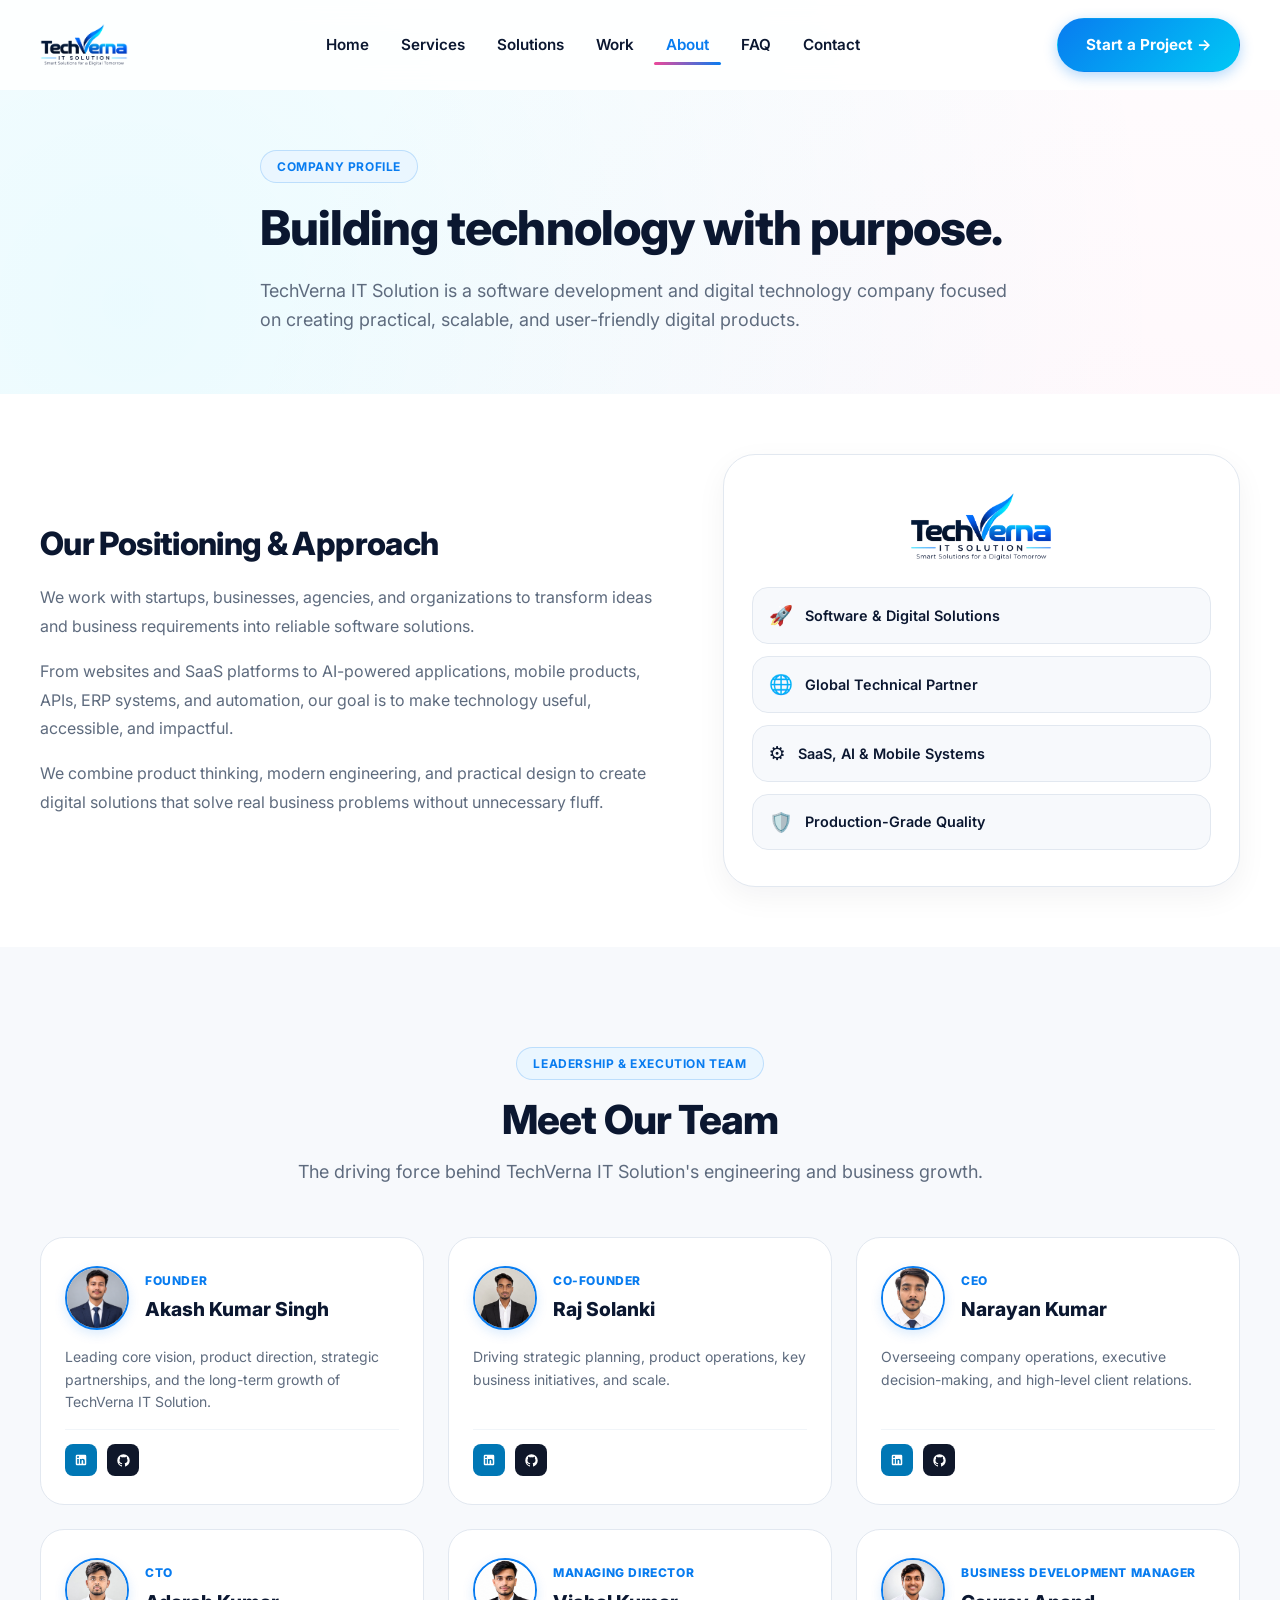
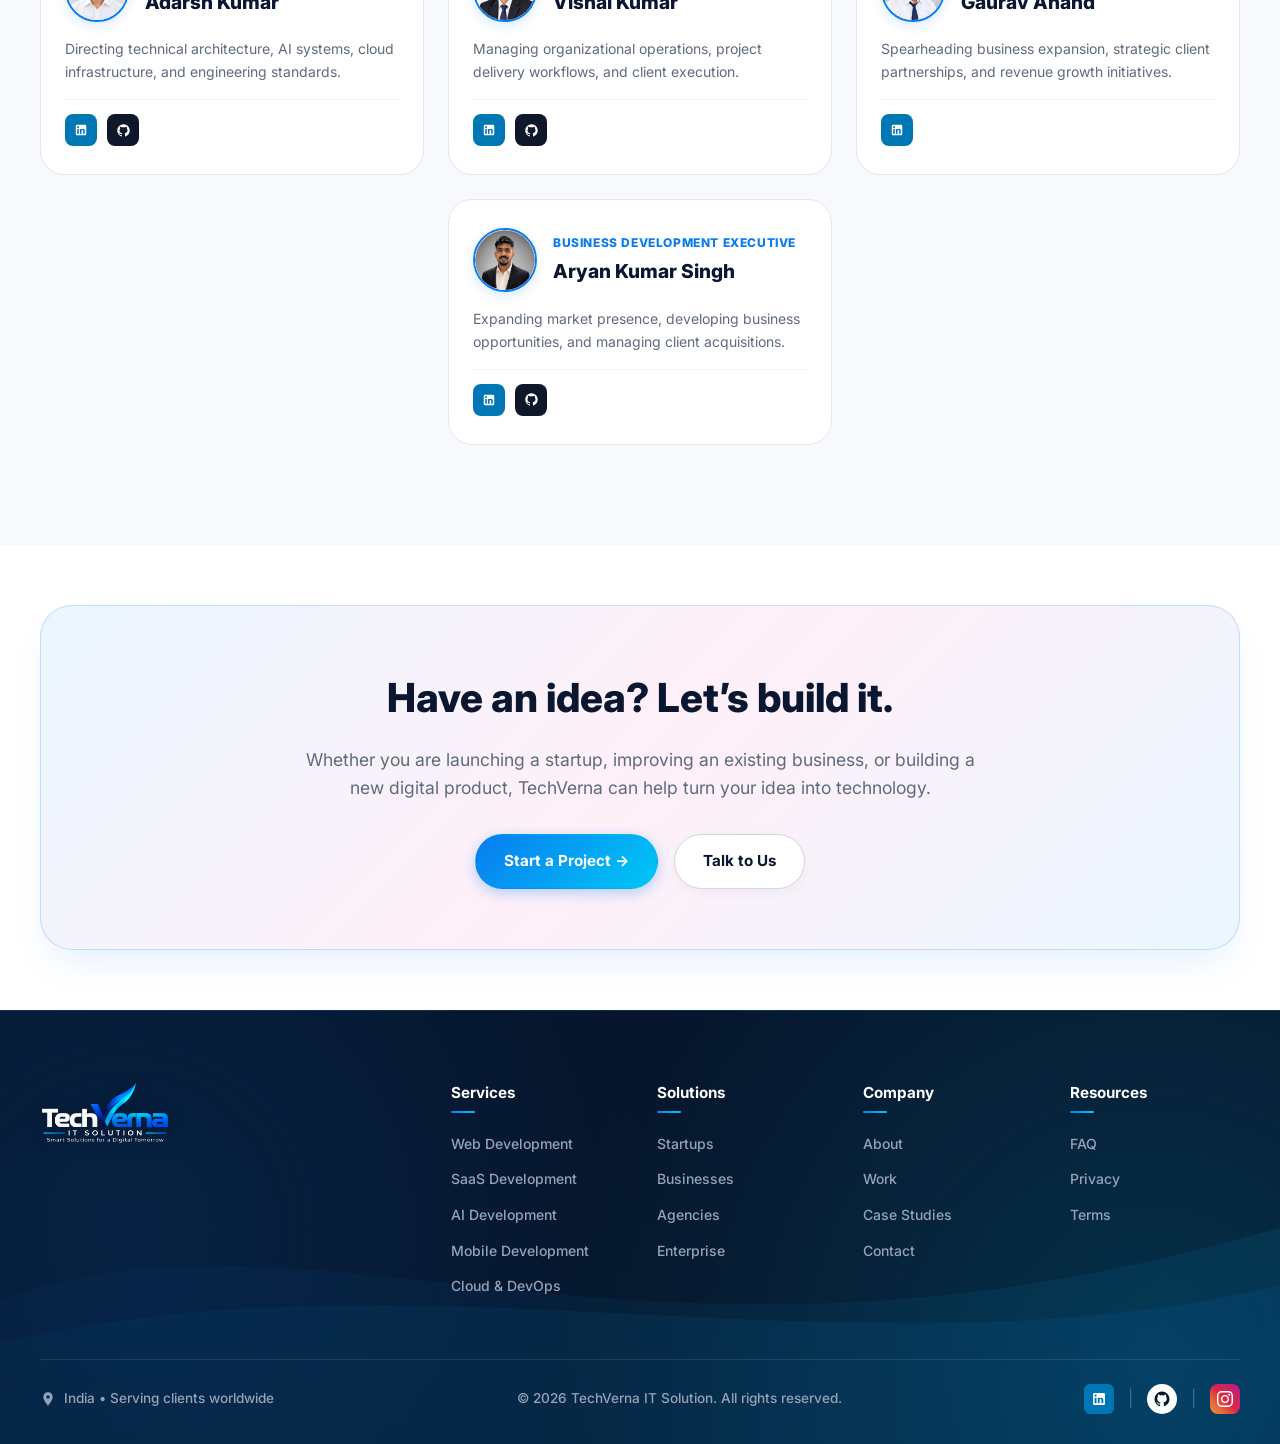
<file: about.html>
<!DOCTYPE html>
<html lang="en">
<head>
  <meta charset="UTF-8">
  <meta name="viewport" content="width=device-width, initial-scale=1.0">
  <title>About Us | TechVerna IT Solution</title>
  <meta name="description" content="Learn about TechVerna IT Solution, our leadership, engineering values, and mission to build scalable digital products for startups and enterprises.">
    <meta name="google-site-verification" content="HEP0LEoK5Uc9oOuq4HN0b5jV79jJ20gmPk0bxFxzll4">
  <link rel="canonical" href="https://techverna.pages.dev/about.html">
  <link rel="icon" type="image/png" href="assets/logo.png">

  <!-- Google Fonts: Inter -->
  <link rel="preconnect" href="https://fonts.googleapis.com">
  <link rel="preconnect" href="https://fonts.gstatic.com" crossorigin>
  <link href="https://fonts.googleapis.com/css2?family=Inter:wght@400;500;600;700;800&display=swap" rel="stylesheet">

  <link rel="stylesheet" href="css/style.css">
  <link rel="stylesheet" href="css/responsive.css">
  <link rel="stylesheet" href="css/animations.css">
</head>
<body class="ambient-bg">

  <!-- HEADER -->
    <header class="site-header">
    <div class="container header-container">
      <a href="index.html" class="brand-logo" aria-label="TechVerna IT Solution Home">
        <img src="assets/logo.png" alt="TechVerna IT Solution Logo">
      </a>

      <!-- Desktop Navigation -->
      <nav class="nav-menu">
        <a href="index.html" class="nav-link">Home</a>
        <a href="services.html" class="nav-link">Services</a>
        <a href="solutions.html" class="nav-link">Solutions</a>
        <a href="work.html" class="nav-link">Work</a>
        <a href="about.html" class="nav-link active">About</a>
        <a href="faq.html" class="nav-link">FAQ</a>
        <a href="contact.html" class="nav-link">Contact</a>
      </nav>

      <!-- Desktop Header CTA -->
      <div class="header-cta">
        <a href="contact.html" class="btn btn-primary">Start a Project →</a>
      </div>

      <!-- Mobile Hamburger Button -->
      <button id="hamburger-btn" class="hamburger-btn" aria-label="Toggle navigation menu" aria-expanded="false">
        <svg viewBox="0 0 24 24" fill="none" stroke="currentColor" stroke-width="2">
          <path d="M4 6h16M4 12h16M4 18h16" stroke-linecap="round"/>
        </svg>
      </button>
    </div>

    <!-- Mobile Slide-down Drawer -->
    <div id="mobile-menu" class="mobile-menu">
      <a href="index.html" class="nav-link">Home</a>
      <a href="services.html" class="nav-link">Services</a>
      <a href="solutions.html" class="nav-link">Solutions</a>
      <a href="work.html" class="nav-link">Work</a>
      <a href="about.html" class="nav-link active">About</a>
      <a href="faq.html" class="nav-link">FAQ</a>
      <a href="contact.html" class="nav-link">Contact</a>
      <a href="contact.html" class="btn btn-primary" style="margin-top: 10px; width: 100%;">Start a Project →</a>
    </div>
  </header>

  <!-- PAGE HERO -->
  <section class="hero-section" style="padding-bottom: 60px;">
    <div class="container text-center" style="max-width: 800px; margin: 0 auto;">
      <div class="badge-pill">Company Profile</div>
      <h1 class="section-title" style="font-size: 3rem; margin-bottom: 20px;">Building technology with purpose.</h1>
      <p class="section-subtitle">
        TechVerna IT Solution is a software development and digital technology company focused on creating practical, scalable, and user-friendly digital products.
      </p>
    </div>
  </section>

  <!-- COMPANY STORY -->
  <section class="py-60 bg-white-section">
    <div class="container">
      <div class="hero-grid">
        <div class="reveal">
          <h2 class="section-title" style="text-align: left; font-size: 2rem; margin-bottom: 20px;">Our Positioning &amp; Approach</h2>
          <p style="color: var(--color-muted-text); line-height: 1.8; margin-bottom: 16px;">
            We work with startups, businesses, agencies, and organizations to transform ideas and business requirements into reliable software solutions.
          </p>
          <p style="color: var(--color-muted-text); line-height: 1.8; margin-bottom: 16px;">
            From websites and SaaS platforms to AI-powered applications, mobile products, APIs, ERP systems, and automation, our goal is to make technology useful, accessible, and impactful.
          </p>
          <p style="color: var(--color-muted-text); line-height: 1.8;">
            We combine product thinking, modern engineering, and practical design to create digital solutions that solve real business problems without unnecessary fluff.
          </p>
        </div>
        <div class="reveal">
          <div class="company-showcase-box">
            <div class="showcase-logo-wrapper">
              <img src="assets/logo.png" alt="TechVerna IT Solution Logo" class="showcase-logo-img">
            </div>
            <div class="showcase-highlights-grid">
              <div class="showcase-pill">
                <span class="pill-icon">🚀</span>
                <span>Software &amp; Digital Solutions</span>
              </div>
              <div class="showcase-pill">
                <span class="pill-icon">🌐</span>
                <span>Global Technical Partner</span>
              </div>
              <div class="showcase-pill">
                <span class="pill-icon">⚙️</span>
                <span>SaaS, AI &amp; Mobile Systems</span>
              </div>
              <div class="showcase-pill">
                <span class="pill-icon">🛡️</span>
                <span>Production-Grade Quality</span>
              </div>
            </div>
          </div>
        </div>
      </div>
    </div>
  </section>

  <!-- TEAM SECTION -->
  <section class="py-100 bg-light-section">
    <div class="container">
      <div class="section-header reveal">
        <div class="badge-pill">Leadership &amp; Execution Team</div>
        <h2 class="section-title">Meet Our Team</h2>
        <p class="section-subtitle">The driving force behind TechVerna IT Solution's engineering and business growth.</p>
      </div>

      <div class="team-grid-3col reveal">
        <!-- 01 FOUNDER -->
        <div class="executive-card">
          <div>
            <div class="executive-header">
              <img src="assets/team/akash.jpg" alt="Akash Kumar Singh" class="executive-avatar">
              <div>
                <div class="executive-role-tag">FOUNDER</div>
                <h3 class="executive-name">Akash Kumar Singh</h3>
              </div>
            </div>
            <p class="executive-desc">
              Leading core vision, product direction, strategic partnerships, and the long-term growth of TechVerna IT Solution.
            </p>
          </div>
          <div class="team-social-links">
            <a href="https://www.linkedin.com/in/akashsingh2005" target="_blank" rel="noopener noreferrer" class="team-social-btn linkedin" aria-label="Akash Kumar Singh LinkedIn">
              <svg width="14" height="14" fill="currentColor" viewBox="0 0 24 24">
                <path d="M19 3a2 2 0 0 1 2 2v14a2 2 0 0 1-2 2H5a2 2 0 0 1-2-2V5a2 2 0 0 1 2-2h14m-.5 15.5v-5.3a3.26 3.26 0 0 0-3.26-3.26c-.85 0-1.84.52-2.28 1.3v-1.11h-2.79v8.37h2.79v-4.93c0-.77.62-1.4 1.39-1.4a1.4 1.4 0 0 1 1.4 1.4v4.93h2.75M6.88 8.56a1.68 1.68 0 0 0 1.68-1.68c0-.93-.75-1.69-1.68-1.69a1.69 1.69 0 0 0-1.69 1.69c0 .93.76 1.68 1.69 1.68m1.39 9.94v-8.37H5.5v8.37h2.77z"/>
              </svg>
            </a>
            <a href="https://github.com/akashsingg2005" target="_blank" rel="noopener noreferrer" class="team-social-btn github" aria-label="Akash Kumar Singh GitHub">
              <svg width="15" height="15" fill="currentColor" viewBox="0 0 24 24">
                <path d="M12 2A10 10 0 0 0 2 12c0 4.42 2.87 8.17 6.84 9.5.5.08.66-.23.66-.5v-1.69c-2.77.6-3.36-1.34-3.36-1.34-.46-1.16-1.11-1.47-1.11-1.47-.91-.62.07-.6.07-.6 1 .07 1.53 1.03 1.53 1.03.87 1.52 2.34 1.07 2.91.83.1-.65.35-1.09.63-1.34-2.22-.25-4.55-1.11-4.55-4.92 0-1.11.38-2 1.03-2.71-.1-.25-.45-1.29.1-2.64 0 0 .84-.27 2.75 1.02.79-.22 1.65-.33 2.5-.33.85 0 1.71.11 2.5.33 1.91-1.29 2.75-1.02 2.75-1.02.55 1.35.2 2.39.1 2.64.65.71 1.03 1.6 1.03 2.71 0 3.82-2.34 4.66-4.57 4.91.36.31.69.92.69 1.85V21c0 .27.16.59.67.5C19.14 20.16 22 16.42 22 12A10 10 0 0 0 12 2z"/>
              </svg>
            </a>
          </div>
        </div>

        <!-- 02 CO-FOUNDER -->
        <div class="executive-card">
          <div>
            <div class="executive-header">
              <img src="assets/team/raj.jpg" alt="Raj Solanki" class="executive-avatar">
              <div>
                <div class="executive-role-tag">CO-FOUNDER</div>
                <h3 class="executive-name">Raj Solanki</h3>
              </div>
            </div>
            <p class="executive-desc">
              Driving strategic planning, product operations, key business initiatives, and scale.
            </p>
          </div>
          <div class="team-social-links">
            <a href="https://www.linkedin.com/in/rajkumar-solanki07" target="_blank" rel="noopener noreferrer" class="team-social-btn linkedin" aria-label="Raj Solanki LinkedIn">
              <svg width="14" height="14" fill="currentColor" viewBox="0 0 24 24">
                <path d="M19 3a2 2 0 0 1 2 2v14a2 2 0 0 1-2 2H5a2 2 0 0 1-2-2V5a2 2 0 0 1 2-2h14m-.5 15.5v-5.3a3.26 3.26 0 0 0-3.26-3.26c-.85 0-1.84.52-2.28 1.3v-1.11h-2.79v8.37h2.79v-4.93c0-.77.62-1.4 1.39-1.4a1.4 1.4 0 0 1 1.4 1.4v4.93h2.75M6.88 8.56a1.68 1.68 0 0 0 1.68-1.68c0-.93-.75-1.69-1.68-1.69a1.69 1.69 0 0 0-1.69 1.69c0 .93.76 1.68 1.69 1.68m1.39 9.94v-8.37H5.5v8.37h2.77z"/>
              </svg>
            </a>
            <a href="https://github.com/tfaryanraj07" target="_blank" rel="noopener noreferrer" class="team-social-btn github" aria-label="Raj Solanki GitHub">
              <svg width="15" height="15" fill="currentColor" viewBox="0 0 24 24">
                <path d="M12 2A10 10 0 0 0 2 12c0 4.42 2.87 8.17 6.84 9.5.5.08.66-.23.66-.5v-1.69c-2.77.6-3.36-1.34-3.36-1.34-.46-1.16-1.11-1.47-1.11-1.47-.91-.62.07-.6.07-.6 1 .07 1.53 1.03 1.53 1.03.87 1.52 2.34 1.07 2.91.83.1-.65.35-1.09.63-1.34-2.22-.25-4.55-1.11-4.55-4.92 0-1.11.38-2 1.03-2.71-.1-.25-.45-1.29.1-2.64 0 0 .84-.27 2.75 1.02.79-.22 1.65-.33 2.5-.33.85 0 1.71.11 2.5.33 1.91-1.29 2.75-1.02 2.75-1.02.55 1.35.2 2.39.1 2.64.65.71 1.03 1.6 1.03 2.71 0 3.82-2.34 4.66-4.57 4.91.36.31.69.92.69 1.85V21c0 .27.16.59.67.5C19.14 20.16 22 16.42 22 12A10 10 0 0 0 12 2z"/>
              </svg>
            </a>
          </div>
        </div>

        <!-- 03 CEO -->
        <div class="executive-card">
          <div>
            <div class="executive-header">
              <img src="assets/team/narayan.jpg" alt="Narayan Kumar" class="executive-avatar">
              <div>
                <div class="executive-role-tag">CEO</div>
                <h3 class="executive-name">Narayan Kumar</h3>
              </div>
            </div>
            <p class="executive-desc">
              Overseeing company operations, executive decision-making, and high-level client relations.
            </p>
          </div>
          <div class="team-social-links">
            <a href="https://www.linkedin.com/in/narayan0789" target="_blank" rel="noopener noreferrer" class="team-social-btn linkedin" aria-label="Narayan Kumar LinkedIn">
              <svg width="14" height="14" fill="currentColor" viewBox="0 0 24 24">
                <path d="M19 3a2 2 0 0 1 2 2v14a2 2 0 0 1-2 2H5a2 2 0 0 1-2-2V5a2 2 0 0 1 2-2h14m-.5 15.5v-5.3a3.26 3.26 0 0 0-3.26-3.26c-.85 0-1.84.52-2.28 1.3v-1.11h-2.79v8.37h2.79v-4.93c0-.77.62-1.4 1.39-1.4a1.4 1.4 0 0 1 1.4 1.4v4.93h2.75M6.88 8.56a1.68 1.68 0 0 0 1.68-1.68c0-.93-.75-1.69-1.68-1.69a1.69 1.69 0 0 0-1.69 1.69c0 .93.76 1.68 1.69 1.68m1.39 9.94v-8.37H5.5v8.37h2.77z"/>
              </svg>
            </a>
            <a href="https://github.com/Narayan0789" target="_blank" rel="noopener noreferrer" class="team-social-btn github" aria-label="Narayan Kumar GitHub">
              <svg width="15" height="15" fill="currentColor" viewBox="0 0 24 24">
                <path d="M12 2A10 10 0 0 0 2 12c0 4.42 2.87 8.17 6.84 9.5.5.08.66-.23.66-.5v-1.69c-2.77.6-3.36-1.34-3.36-1.34-.46-1.16-1.11-1.47-1.11-1.47-.91-.62.07-.6.07-.6 1 .07 1.53 1.03 1.53 1.03.87 1.52 2.34 1.07 2.91.83.1-.65.35-1.09.63-1.34-2.22-.25-4.55-1.11-4.55-4.92 0-1.11.38-2 1.03-2.71-.1-.25-.45-1.29.1-2.64 0 0 .84-.27 2.75 1.02.79-.22 1.65-.33 2.5-.33.85 0 1.71.11 2.5.33 1.91-1.29 2.75-1.02 2.75-1.02.55 1.35.2 2.39.1 2.64.65.71 1.03 1.6 1.03 2.71 0 3.82-2.34 4.66-4.57 4.91.36.31.69.92.69 1.85V21c0 .27.16.59.67.5C19.14 20.16 22 16.42 22 12A10 10 0 0 0 12 2z"/>
              </svg>
            </a>
          </div>
        </div>

        <!-- 04 CTO -->
        <div class="executive-card">
          <div>
            <div class="executive-header">
              <img src="assets/team/adarsh.jpg" alt="Adarsh Kumar" class="executive-avatar">
              <div>
                <div class="executive-role-tag">CTO</div>
                <h3 class="executive-name">Adarsh Kumar</h3>
              </div>
            </div>
            <p class="executive-desc">
              Directing technical architecture, AI systems, cloud infrastructure, and engineering standards.
            </p>
          </div>
          <div class="team-social-links">
            <a href="https://www.linkedin.com/in/adarshrishab" target="_blank" rel="noopener noreferrer" class="team-social-btn linkedin" aria-label="Adarsh Kumar LinkedIn">
              <svg width="14" height="14" fill="currentColor" viewBox="0 0 24 24">
                <path d="M19 3a2 2 0 0 1 2 2v14a2 2 0 0 1-2 2H5a2 2 0 0 1-2-2V5a2 2 0 0 1 2-2h14m-.5 15.5v-5.3a3.26 3.26 0 0 0-3.26-3.26c-.85 0-1.84.52-2.28 1.3v-1.11h-2.79v8.37h2.79v-4.93c0-.77.62-1.4 1.39-1.4a1.4 1.4 0 0 1 1.4 1.4v4.93h2.75M6.88 8.56a1.68 1.68 0 0 0 1.68-1.68c0-.93-.75-1.69-1.68-1.69a1.69 1.69 0 0 0-1.69 1.69c0 .93.76 1.68 1.69 1.68m1.39 9.94v-8.37H5.5v8.37h2.77z"/>
              </svg>
            </a>
            <a href="https://github.com/Adarshkumar9525" target="_blank" rel="noopener noreferrer" class="team-social-btn github" aria-label="Adarsh Kumar GitHub">
              <svg width="15" height="15" fill="currentColor" viewBox="0 0 24 24">
                <path d="M12 2A10 10 0 0 0 2 12c0 4.42 2.87 8.17 6.84 9.5.5.08.66-.23.66-.5v-1.69c-2.77.6-3.36-1.34-3.36-1.34-.46-1.16-1.11-1.47-1.11-1.47-.91-.62.07-.6.07-.6 1 .07 1.53 1.03 1.53 1.03.87 1.52 2.34 1.07 2.91.83.1-.65.35-1.09.63-1.34-2.22-.25-4.55-1.11-4.55-4.92 0-1.11.38-2 1.03-2.71-.1-.25-.45-1.29.1-2.64 0 0 .84-.27 2.75 1.02.79-.22 1.65-.33 2.5-.33.85 0 1.71.11 2.5.33 1.91-1.29 2.75-1.02 2.75-1.02.55 1.35.2 2.39.1 2.64.65.71 1.03 1.6 1.03 2.71 0 3.82-2.34 4.66-4.57 4.91.36.31.69.92.69 1.85V21c0 .27.16.59.67.5C19.14 20.16 22 16.42 22 12A10 10 0 0 0 12 2z"/>
              </svg>
            </a>
          </div>
        </div>

        <!-- 05 MANAGING DIRECTOR -->
        <div class="executive-card">
          <div>
            <div class="executive-header">
              <img src="assets/team/vishal.jpg" alt="Vishal Kumar" class="executive-avatar">
              <div>
                <div class="executive-role-tag">MANAGING DIRECTOR</div>
                <h3 class="executive-name">Vishal Kumar</h3>
              </div>
            </div>
            <p class="executive-desc">
              Managing organizational operations, project delivery workflows, and client execution.
            </p>
          </div>
          <div class="team-social-links">
            <a href="https://www.linkedin.com/in/vishalhplg" target="_blank" rel="noopener noreferrer" class="team-social-btn linkedin" aria-label="Vishal Kumar LinkedIn">
              <svg width="14" height="14" fill="currentColor" viewBox="0 0 24 24">
                <path d="M19 3a2 2 0 0 1 2 2v14a2 2 0 0 1-2 2H5a2 2 0 0 1-2-2V5a2 2 0 0 1 2-2h14m-.5 15.5v-5.3a3.26 3.26 0 0 0-3.26-3.26c-.85 0-1.84.52-2.28 1.3v-1.11h-2.79v8.37h2.79v-4.93c0-.77.62-1.4 1.39-1.4a1.4 1.4 0 0 1 1.4 1.4v4.93h2.75M6.88 8.56a1.68 1.68 0 0 0 1.68-1.68c0-.93-.75-1.69-1.68-1.69a1.69 1.69 0 0 0-1.69 1.69c0 .93.76 1.68 1.69 1.68m1.39 9.94v-8.37H5.5v8.37h2.77z"/>
              </svg>
            </a>
            <a href="https://github.com/vishalhplg-123" target="_blank" rel="noopener noreferrer" class="team-social-btn github" aria-label="Vishal Kumar GitHub">
              <svg width="15" height="15" fill="currentColor" viewBox="0 0 24 24">
                <path d="M12 2A10 10 0 0 0 2 12c0 4.42 2.87 8.17 6.84 9.5.5.08.66-.23.66-.5v-1.69c-2.77.6-3.36-1.34-3.36-1.34-.46-1.16-1.11-1.47-1.11-1.47-.91-.62.07-.6.07-.6 1 .07 1.53 1.03 1.53 1.03.87 1.52 2.34 1.07 2.91.83.1-.65.35-1.09.63-1.34-2.22-.25-4.55-1.11-4.55-4.92 0-1.11.38-2 1.03-2.71-.1-.25-.45-1.29.1-2.64 0 0 .84-.27 2.75 1.02.79-.22 1.65-.33 2.5-.33.85 0 1.71.11 2.5.33 1.91-1.29 2.75-1.02 2.75-1.02.55 1.35.2 2.39.1 2.64.65.71 1.03 1.6 1.03 2.71 0 3.82-2.34 4.66-4.57 4.91.36.31.69.92.69 1.85V21c0 .27.16.59.67.5C19.14 20.16 22 16.42 22 12A10 10 0 0 0 12 2z"/>
              </svg>
            </a>
          </div>
        </div>

        <!-- 06 BUSINESS DEVELOPMENT MANAGER -->
        <div class="executive-card">
          <div>
            <div class="executive-header">
              <img src="assets/team/gaurav.jpg" alt="Gaurav Anand" class="executive-avatar">
              <div>
                <div class="executive-role-tag">BUSINESS DEVELOPMENT MANAGER</div>
                <h3 class="executive-name">Gaurav Anand</h3>
              </div>
            </div>
            <p class="executive-desc">
              Spearheading business expansion, strategic client partnerships, and revenue growth initiatives.
            </p>
          </div>
          <div class="team-social-links">
            <a href="https://www.linkedin.com/in/gaurav-anand-2015b7202" target="_blank" rel="noopener noreferrer" class="team-social-btn linkedin" aria-label="Gaurav Anand LinkedIn">
              <svg width="14" height="14" fill="currentColor" viewBox="0 0 24 24">
                <path d="M19 3a2 2 0 0 1 2 2v14a2 2 0 0 1-2 2H5a2 2 0 0 1-2-2V5a2 2 0 0 1 2-2h14m-.5 15.5v-5.3a3.26 3.26 0 0 0-3.26-3.26c-.85 0-1.84.52-2.28 1.3v-1.11h-2.79v8.37h2.79v-4.93c0-.77.62-1.4 1.39-1.4a1.4 1.4 0 0 1 1.4 1.4v4.93h2.75M6.88 8.56a1.68 1.68 0 0 0 1.68-1.68c0-.93-.75-1.69-1.68-1.69a1.69 1.69 0 0 0-1.69 1.69c0 .93.76 1.68 1.69 1.68m1.39 9.94v-8.37H5.5v8.37h2.77z"/>
              </svg>
            </a>
          </div>
        </div>

        <!-- 07 BUSINESS DEVELOPMENT EXECUTIVE -->
        <div class="executive-card">
          <div>
            <div class="executive-header">
              <img src="assets/team/aryan.jpg" alt="Aryan Kumar Singh" class="executive-avatar">
              <div>
                <div class="executive-role-tag">BUSINESS DEVELOPMENT EXECUTIVE</div>
                <h3 class="executive-name">Aryan Kumar Singh</h3>
              </div>
            </div>
            <p class="executive-desc">
              Expanding market presence, developing business opportunities, and managing client acquisitions.
            </p>
          </div>
          <div class="team-social-links">
            <a href="https://www.linkedin.com/in/aryan-singh-255670394" target="_blank" rel="noopener noreferrer" class="team-social-btn linkedin" aria-label="Aryan Kumar Singh LinkedIn">
              <svg width="14" height="14" fill="currentColor" viewBox="0 0 24 24">
                <path d="M19 3a2 2 0 0 1 2 2v14a2 2 0 0 1-2 2H5a2 2 0 0 1-2-2V5a2 2 0 0 1 2-2h14m-.5 15.5v-5.3a3.26 3.26 0 0 0-3.26-3.26c-.85 0-1.84.52-2.28 1.3v-1.11h-2.79v8.37h2.79v-4.93c0-.77.62-1.4 1.39-1.4a1.4 1.4 0 0 1 1.4 1.4v4.93h2.75M6.88 8.56a1.68 1.68 0 0 0 1.68-1.68c0-.93-.75-1.69-1.68-1.69a1.69 1.69 0 0 0-1.69 1.69c0 .93.76 1.68 1.69 1.68m1.39 9.94v-8.37H5.5v8.37h2.77z"/>
              </svg>
            </a>
            <a href="https://github.com/AryankumarSingh18" target="_blank" rel="noopener noreferrer" class="team-social-btn github" aria-label="Aryan Kumar Singh GitHub">
              <svg width="15" height="15" fill="currentColor" viewBox="0 0 24 24">
                <path d="M12 2A10 10 0 0 0 2 12c0 4.42 2.87 8.17 6.84 9.5.5.08.66-.23.66-.5v-1.69c-2.77.6-3.36-1.34-3.36-1.34-.46-1.16-1.11-1.47-1.11-1.47-.91-.62.07-.6.07-.6 1 .07 1.53 1.03 1.53 1.03.87 1.52 2.34 1.07 2.91.83.1-.65.35-1.09.63-1.34-2.22-.25-4.55-1.11-4.55-4.92 0-1.11.38-2 1.03-2.71-.1-.25-.45-1.29.1-2.64 0 0 .84-.27 2.75 1.02.79-.22 1.65-.33 2.5-.33.85 0 1.71.11 2.5.33 1.91-1.29 2.75-1.02 2.75-1.02.55 1.35.2 2.39.1 2.64.65.71 1.03 1.6 1.03 2.71 0 3.82-2.34 4.66-4.57 4.91.36.31.69.92.69 1.85V21c0 .27.16.59.67.5C19.14 20.16 22 16.42 22 12A10 10 0 0 0 12 2z"/>
              </svg>
            </a>
          </div>
        </div>
      </div>
    </div>
  </section>

  <!-- CTA -->
  <section class="py-60 bg-white-section">
    <div class="container">
      <div class="cta-banner reveal">
        <h2>Have an idea? Let’s build it.</h2>
        <p>Whether you are launching a startup, improving an existing business, or building a new digital product, TechVerna can help turn your idea into technology.</p>
        <div style="display: flex; gap: 16px; justify-content: center; flex-wrap: wrap;">
          <a href="contact.html" class="btn btn-primary">Start a Project →</a>
          <a href="https://wa.me/917004339203?text=Hello%20TechVerna%20IT%20Solution%2C%20I%20would%20like%20to%20discuss%20a%20project." target="_blank" rel="noopener noreferrer" class="btn btn-secondary">Talk to Us</a>
        </div>
      </div>
    </div>
  </section>

  <!-- FOOTER -->
        <footer class="site-footer">
    <!-- Flowing Wave SVG Graphic Background Canvas -->
    <svg class="footer-wave-svg" viewBox="0 0 1200 300" preserveAspectRatio="none" fill="none">
      <path d="M0 200 C 300 120, 600 280, 1200 150 L 1200 300 L 0 300 Z" fill="url(#waveGrad1)" opacity="0.35"/>
      <path d="M0 230 C 400 160, 800 260, 1200 190 L 1200 300 L 0 300 Z" fill="url(#waveGrad2)" opacity="0.45"/>
      <defs>
        <linearGradient id="waveGrad1" x1="0" y1="0" x2="1200" y2="300" gradientUnits="userSpaceOnUse">
          <stop offset="0%" stop-color="#087CF0" stop-opacity="0.25"/>
          <stop offset="100%" stop-color="#00C8F5" stop-opacity="0.5"/>
        </linearGradient>
        <linearGradient id="waveGrad2" x1="0" y1="0" x2="1200" y2="300" gradientUnits="userSpaceOnUse">
          <stop offset="0%" stop-color="#00C8F5" stop-opacity="0.15"/>
          <stop offset="100%" stop-color="#087CF0" stop-opacity="0.6"/>
        </linearGradient>
      </defs>
    </svg>

    <div class="container footer-container-inner">
      <div class="footer-top">
        <!-- LEFT FOOTER BRAND -->
        <div class="footer-brand">
          <a href="index.html" aria-label="TechVerna IT Solution Logo">
            <img src="assets/logo-footer.png" alt="TechVerna IT Solution Logo" class="footer-logo-img">
          </a>
        </div>

        <!-- SERVICES -->
        <div class="footer-col">
          <h4>Services</h4>
          <div class="footer-heading-underline"></div>
          <ul>
            <li><a href="services/web-development.html">Web Development</a></li>
            <li><a href="services/saas-development.html">SaaS Development</a></li>
            <li><a href="services/ai-development.html">AI Development</a></li>
            <li><a href="services/mobile-development.html">Mobile Development</a></li>
            <li><a href="services/backend-api-development.html">Cloud &amp; DevOps</a></li>
          </ul>
        </div>

        <!-- SOLUTIONS -->
        <div class="footer-col">
          <h4>Solutions</h4>
          <div class="footer-heading-underline"></div>
          <ul>
            <li><a href="solutions.html#startups">Startups</a></li>
            <li><a href="solutions.html#businesses">Businesses</a></li>
            <li><a href="solutions.html#agencies">Agencies</a></li>
            <li><a href="solutions.html#enterprise">Enterprise</a></li>
          </ul>
        </div>

        <!-- COMPANY -->
        <div class="footer-col">
          <h4>Company</h4>
          <div class="footer-heading-underline"></div>
          <ul>
            <li><a href="about.html">About</a></li>
            <li><a href="work.html">Work</a></li>
            <li><a href="work.html">Case Studies</a></li>
            <li><a href="contact.html">Contact</a></li>
          </ul>
        </div>

        <!-- RESOURCES -->
        <div class="footer-col">
          <h4>Resources</h4>
          <div class="footer-heading-underline"></div>
          <ul>
            <li><a href="faq.html">FAQ</a></li>
            <li><a href="privacy.html">Privacy</a></li>
            <li><a href="terms.html">Terms</a></li>
          </ul>
        </div>
      </div>

      <!-- FOOTER BOTTOM BAR MATCHING REFERENCE SCREENSHOT -->
      <div class="footer-bottom">
        <div class="footer-location-pin">
          <svg width="16" height="16" viewBox="0 0 24 24" fill="currentColor" style="color: #94A3B8;">
            <path d="M12 2C8.13 2 5 5.13 5 9c0 5.25 7 13 7 13s7-7.75 7-13c0-3.87-3.13-7-7-7zm0 9.5c-1.38 0-2.5-1.12-2.5-2.5s1.12-2.5 2.5-2.5 2.5 1.12 2.5 2.5-1.12 2.5-2.5 2.5z"/>
          </svg>
          <span>India • Serving clients worldwide</span>
        </div>

        <div class="footer-copyright-text">
          © <span id="current-year">2026</span> TechVerna IT Solution. All rights reserved.
        </div>

        <div class="social-links-row">
          <!-- LinkedIn Icon -->
          <a href="https://www.linkedin.com/company/techverna-it-solution/" target="_blank" rel="noopener noreferrer" class="social-icon-btn linkedin" aria-label="LinkedIn">
            <svg width="16" height="16" fill="currentColor" viewBox="0 0 24 24">
              <path d="M19 3a2 2 0 0 1 2 2v14a2 2 0 0 1-2 2H5a2 2 0 0 1-2-2V5a2 2 0 0 1 2-2h14m-.5 15.5v-5.3a3.26 3.26 0 0 0-3.26-3.26c-.85 0-1.84.52-2.28 1.3v-1.11h-2.79v8.37h2.79v-4.93c0-.77.62-1.4 1.39-1.4a1.4 1.4 0 0 1 1.4 1.4v4.93h2.75M6.88 8.56a1.68 1.68 0 0 0 1.68-1.68c0-.93-.75-1.69-1.68-1.69a1.69 1.69 0 0 0-1.69 1.69c0 .93.76 1.68 1.69 1.68m1.39 9.94v-8.37H5.5v8.37h2.77z"/>
            </svg>
          </a>

          <span class="social-divider-pipe">|</span>

          <!-- GitHub Icon -->
          <a href="https://github.com/techvernaitsolution" target="_blank" rel="noopener noreferrer" class="social-icon-btn github" aria-label="GitHub">
            <svg width="18" height="18" fill="currentColor" viewBox="0 0 24 24">
              <path d="M12 2A10 10 0 0 0 2 12c0 4.42 2.87 8.17 6.84 9.5.5.08.66-.23.66-.5v-1.69c-2.77.6-3.36-1.34-3.36-1.34-.46-1.16-1.11-1.47-1.11-1.47-.91-.62.07-.6.07-.6 1 .07 1.53 1.03 1.53 1.03.87 1.52 2.34 1.07 2.91.83.1-.65.35-1.09.63-1.34-2.22-.25-4.55-1.11-4.55-4.92 0-1.11.38-2 1.03-2.71-.1-.25-.45-1.29.1-2.64 0 0 .84-.27 2.75 1.02.79-.22 1.65-.33 2.5-.33.85 0 1.71.11 2.5.33 1.91-1.29 2.75-1.02 2.75-1.02.55 1.35.2 2.39.1 2.64.65.71 1.03 1.6 1.03 2.71 0 3.82-2.34 4.66-4.57 4.91.36.31.69.92.69 1.85V21c0 .27.16.59.67.5C19.14 20.16 22 16.42 22 12A10 10 0 0 0 12 2z"/>
            </svg>
          </a>

          <span class="social-divider-pipe">|</span>

          <!-- Instagram Icon -->
          <a href="https://www.instagram.com/techvernaitsolution.in" target="_blank" rel="noopener noreferrer" class="social-icon-btn instagram" aria-label="Instagram">
            <svg width="16" height="16" fill="currentColor" viewBox="0 0 24 24">
              <path d="M12 2.163c3.204 0 3.584.012 4.85.07 3.252.148 4.771 1.691 4.919 4.919.058 1.265.069 1.645.069 4.849 0 3.205-.012 3.584-.069 4.849-.149 3.225-1.664 4.771-4.919 4.919-1.266.058-1.644.07-4.85.07-3.204 0-3.584-.012-4.849-.07-3.26-.149-4.771-1.699-4.919-4.92-.058-1.265-.07-1.644-.07-4.849 0-3.204.013-3.583.07-4.849.149-3.227 1.664-4.771 4.919-4.919 1.266-.057 1.645-.069 4.849-.069zm0-2.163c-3.259 0-3.667.014-4.947.072-4.358.2-6.78 2.618-6.98 6.98-.059 1.281-.073 1.689-.073 4.948 0 3.259.014 3.668.072 4.948.2 4.358 2.618 6.78 6.98 6.98 1.281.058 1.689.072 4.948.072 3.259 0 3.668-.014 4.948-.072 4.354-.2 6.782-2.618 6.979-6.98.059-1.28.073-1.689.073-4.948 0-3.259-.014-3.667-.072-4.947-.196-4.354-2.617-6.78-6.979-6.98-1.281-.059-1.69-.073-4.949-.073zm0 5.838c-3.403 0-6.162 2.759-6.162 6.162s2.759 6.163 6.162 6.163 6.162-2.759 6.162-6.163c0-3.403-2.759-6.162-6.162-6.162zm0 10.162c-2.209 0-4-1.79-4-4 0-2.209 1.791-4 4-4s4 1.791 4 4c0 2.21-1.791 4-4 4zm6.406-11.845c-.796 0-1.441.645-1.441 1.44s.645 1.44 1.441 1.44c.795 0 1.439-.645 1.439-1.44s-.644-1.44-1.439-1.44z"/>
            </svg>
          </a>
        </div>
      </div>
    </div>
  </footer>

  <script src="js/main.js" defer></script>
  <script src="js/navigation.js" defer></script>
</body>
</html>
</file>
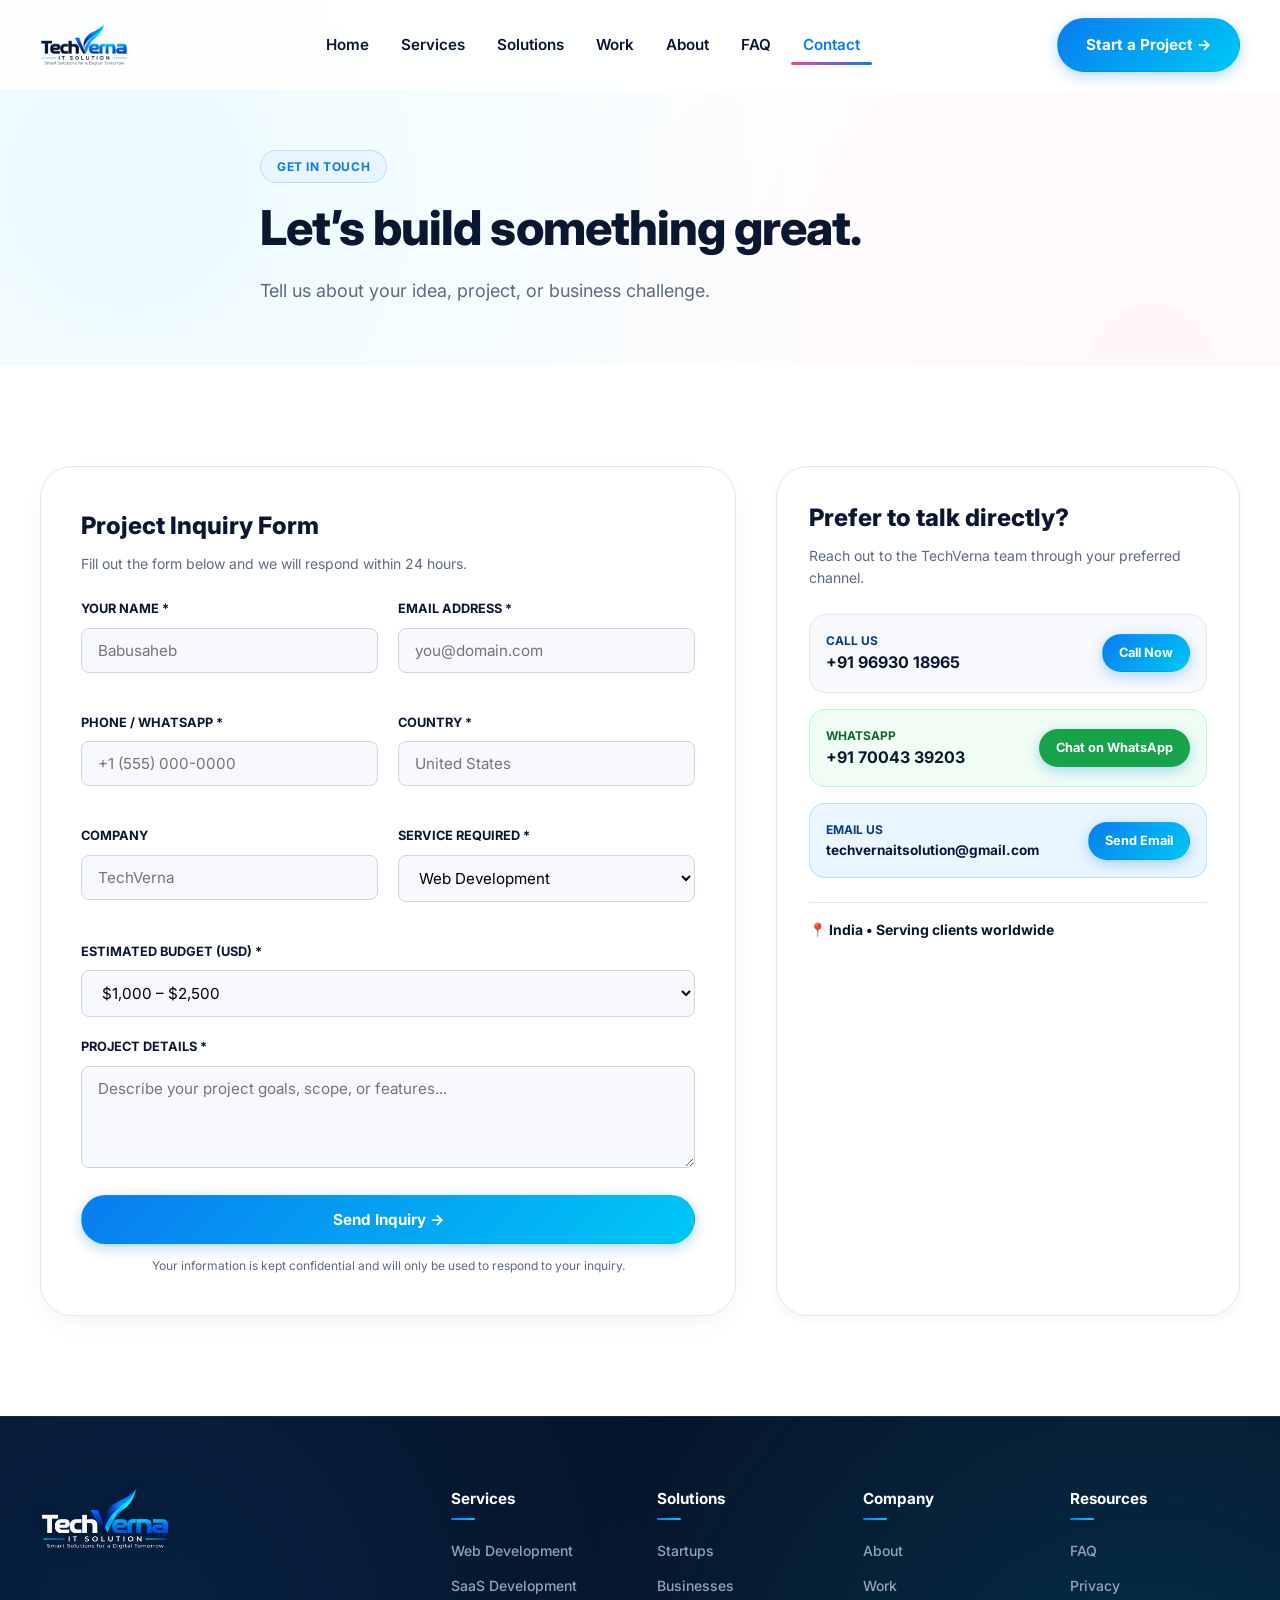
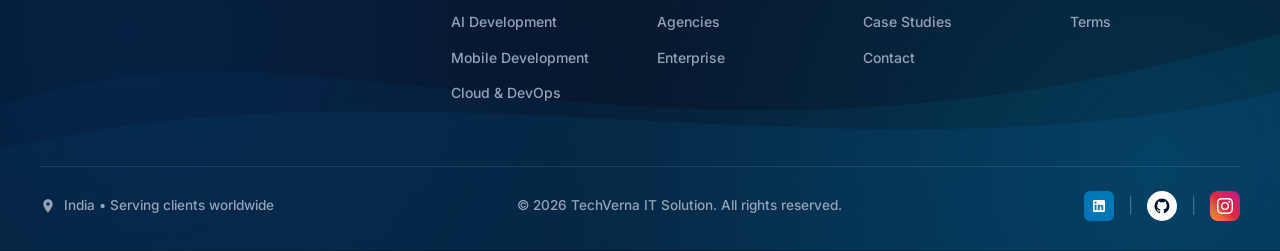
<file: contact.html>
<!DOCTYPE html>
<html lang="en">
<head>
  <meta charset="UTF-8">
  <meta name="viewport" content="width=device-width, initial-scale=1.0">
  <title>Contact Us | TechVerna IT Solution</title>
  <meta name="description" content="Contact TechVerna IT Solution for software development, SaaS, AI, mobile app, and API inquiry. Phone: +91 96930 18965, WhatsApp: +91 70043 39203, Email: techvernaitsolution@gmail.com.">
    <meta name="google-site-verification" content="HEP0LEoK5Uc9oOuq4HN0b5jV79jJ20gmPk0bxFxzll4">
  <link rel="canonical" href="https://techverna.pages.dev/contact.html">
  <link rel="icon" type="image/png" href="assets/logo.png">

  <!-- Google Fonts: Inter -->
  <link rel="preconnect" href="https://fonts.googleapis.com">
  <link rel="preconnect" href="https://fonts.gstatic.com" crossorigin>
  <link href="https://fonts.googleapis.com/css2?family=Inter:wght@400;500;600;700;800&display=swap" rel="stylesheet">

  <link rel="stylesheet" href="css/style.css">
  <link rel="stylesheet" href="css/responsive.css">
  <link rel="stylesheet" href="css/animations.css">
</head>
<body class="ambient-bg">

  <!-- HEADER -->
    <header class="site-header">
    <div class="container header-container">
      <a href="index.html" class="brand-logo" aria-label="TechVerna IT Solution Home">
        <img src="assets/logo.png" alt="TechVerna IT Solution Logo">
      </a>

      <!-- Desktop Navigation -->
      <nav class="nav-menu">
        <a href="index.html" class="nav-link">Home</a>
        <a href="services.html" class="nav-link">Services</a>
        <a href="solutions.html" class="nav-link">Solutions</a>
        <a href="work.html" class="nav-link">Work</a>
        <a href="about.html" class="nav-link">About</a>
        <a href="faq.html" class="nav-link">FAQ</a>
        <a href="contact.html" class="nav-link active">Contact</a>
      </nav>

      <!-- Desktop Header CTA -->
      <div class="header-cta">
        <a href="contact.html" class="btn btn-primary">Start a Project →</a>
      </div>

      <!-- Mobile Hamburger Button -->
      <button id="hamburger-btn" class="hamburger-btn" aria-label="Toggle navigation menu" aria-expanded="false">
        <svg viewBox="0 0 24 24" fill="none" stroke="currentColor" stroke-width="2">
          <path d="M4 6h16M4 12h16M4 18h16" stroke-linecap="round"/>
        </svg>
      </button>
    </div>

    <!-- Mobile Slide-down Drawer -->
    <div id="mobile-menu" class="mobile-menu">
      <a href="index.html" class="nav-link">Home</a>
      <a href="services.html" class="nav-link">Services</a>
      <a href="solutions.html" class="nav-link">Solutions</a>
      <a href="work.html" class="nav-link">Work</a>
      <a href="about.html" class="nav-link">About</a>
      <a href="faq.html" class="nav-link">FAQ</a>
      <a href="contact.html" class="nav-link active">Contact</a>
      <a href="contact.html" class="btn btn-primary" style="margin-top: 10px; width: 100%;">Start a Project →</a>
    </div>
  </header>

  <!-- PAGE HERO -->
  <section class="hero-section" style="padding-bottom: 60px;">
    <div class="container text-center" style="max-width: 800px; margin: 0 auto;">
      <div class="badge-pill">Get In Touch</div>
      <h1 class="section-title" style="font-size: 3rem; margin-bottom: 20px;">Let’s build something great.</h1>
      <p class="section-subtitle">
        Tell us about your idea, project, or business challenge.
      </p>
    </div>
  </section>

  <!-- CONTACT SECTION -->
  <section class="py-100 bg-white-section">
    <div class="container">
      <div class="contact-grid">
        <!-- Form Left -->
        <div class="contact-form-card reveal">
          <h3 style="font-size: 1.5rem; font-weight: 800; margin-bottom: 8px;">Project Inquiry Form</h3>
          <p style="font-size: 0.875rem; color: var(--color-muted-text); margin-bottom: 24px;">Fill out the form below and we will respond within 24 hours.</p>

          <div id="form-status-msg" style="display: none;"></div>

          <form id="contact-form">
            <div class="form-row">
              <div class="form-group">
                <label for="name">Your Name *</label>
                <input type="text" id="name" class="form-control" placeholder="Babusaheb" required>
                <span class="error-msg">Please enter your name.</span>
              </div>
              <div class="form-group">
                <label for="email">Email Address *</label>
                <input type="email" id="email" class="form-control" placeholder="you@domain.com" required>
                <span class="error-msg">Please enter a valid email address.</span>
              </div>
            </div>

            <div class="form-row">
              <div class="form-group">
                <label for="phone">Phone / WhatsApp *</label>
                <input type="tel" id="phone" class="form-control" placeholder="+1 (555) 000-0000" required>
                <span class="error-msg">Please enter your phone/WhatsApp number.</span>
              </div>
              <div class="form-group">
                <label for="country">Country *</label>
                <input type="text" id="country" class="form-control" placeholder="United States" required>
                <span class="error-msg">Please enter your country.</span>
              </div>
            </div>

            <div class="form-row">
              <div class="form-group">
                <label for="company">Company</label>
                <input type="text" id="company" class="form-control" placeholder="TechVerna">
              </div>
              <div class="form-group">
                <label for="service">Service Required *</label>
                <select id="service" class="form-control" required>
                  <option value="Web Development">Web Development</option>
                  <option value="SaaS Development">SaaS Development</option>
                  <option value="AI Development">AI Development</option>
                  <option value="Mobile Development">Mobile Development</option>
                  <option value="Backend & APIs">Backend & APIs</option>
                  <option value="ERP Development">ERP Development</option>
                  <option value="Business Automation">Business Automation</option>
                  <option value="Custom Software">Custom Software</option>
                  <option value="Other">Other</option>
                </select>
                <span class="error-msg">Please select a service.</span>
              </div>
            </div>

            <div class="form-group">
              <label for="budget">Estimated Budget (USD) *</label>
              <select id="budget" class="form-control" required>
                <option value="Under $500">Under $500</option>
                <option value="$500 – $1,000">$500 – $1,000</option>
                <option value="$1,000 – $2,500" selected>$1,000 – $2,500</option>
                <option value="$2,500 – $5,000">$2,500 – $5,000</option>
                <option value="$5,000 – $10,000">$5,000 – $10,000</option>
                <option value="$10,000 – $25,000">$10,000 – $25,000</option>
                <option value="$25,000+">$25,000+</option>
                <option value="Not sure yet">Not sure yet</option>
              </select>
              <span class="error-msg">Please select a budget range.</span>
            </div>

            <div class="form-group">
              <label for="details">Project Details *</label>
              <textarea id="details" class="form-control" rows="4" placeholder="Describe your project goals, scope, or features..." required></textarea>
              <span class="error-msg">Please provide project details.</span>
            </div>

            <button type="submit" class="btn btn-primary" style="width: 100%;">Send Inquiry →</button>
            <p style="font-size: 0.75rem; color: var(--color-muted-text); text-align: center; margin-top: 12px;">
              Your information is kept confidential and will only be used to respond to your inquiry.
            </p>
          </form>
        </div>

        <!-- Direct Contact Right -->
        <div class="direct-contact-card reveal">
          <h3 style="font-size: 1.5rem; font-weight: 800; margin-bottom: 8px;">Prefer to talk directly?</h3>
          <p style="font-size: 0.875rem; color: var(--color-muted-text); margin-bottom: 24px;">Reach out to the TechVerna team through your preferred channel.</p>

          <div class="contact-option-item">
            <div>
              <div class="label">Call Us</div>
              <div class="val">+91 96930 18965</div>
            </div>
            <a href="tel:+919693018965" class="btn btn-primary" style="padding: 8px 16px; font-size: 0.8rem;">Call Now</a>
          </div>

          <div class="contact-option-item" style="background: #F0FDF4; border-color: #BBF7D0;">
            <div>
              <div class="label" style="color: #166534;">WhatsApp</div>
              <div class="val">+91 70043 39203</div>
            </div>
            <a href="https://wa.me/917004339203?text=Hello%20TechVerna%20IT%20Solution%2C%20I%20would%20like%20to%20discuss%20a%20project." target="_blank" rel="noopener noreferrer" class="btn btn-primary" style="background: #16A34A; padding: 8px 16px; font-size: 0.8rem;">Chat on WhatsApp</a>
          </div>

          <div class="contact-option-item" style="background: var(--color-soft-blue); border-color: rgba(8, 124, 240, 0.2);">
            <div>
              <div class="label">Email Us</div>
              <div class="val" style="font-size: 0.85rem; word-break: break-all;">techvernaitsolution@gmail.com</div>
            </div>
            <a href="mailto:techvernaitsolution@gmail.com" class="btn btn-primary" style="padding: 8px 16px; font-size: 0.8rem;">Send Email</a>
          </div>

          <div style="margin-top: 24px; padding-top: 16px; border-top: 1px solid #E2E8F0; font-size: 0.875rem; font-weight: 700; color: var(--color-dark-text);">
            📍 India • Serving clients worldwide
          </div>
        </div>
      </div>
    </div>
  </section>

  <!-- FOOTER -->
        <footer class="site-footer">
    <!-- Flowing Wave SVG Graphic Background Canvas -->
    <svg class="footer-wave-svg" viewBox="0 0 1200 300" preserveAspectRatio="none" fill="none">
      <path d="M0 200 C 300 120, 600 280, 1200 150 L 1200 300 L 0 300 Z" fill="url(#waveGrad1)" opacity="0.35"/>
      <path d="M0 230 C 400 160, 800 260, 1200 190 L 1200 300 L 0 300 Z" fill="url(#waveGrad2)" opacity="0.45"/>
      <defs>
        <linearGradient id="waveGrad1" x1="0" y1="0" x2="1200" y2="300" gradientUnits="userSpaceOnUse">
          <stop offset="0%" stop-color="#087CF0" stop-opacity="0.25"/>
          <stop offset="100%" stop-color="#00C8F5" stop-opacity="0.5"/>
        </linearGradient>
        <linearGradient id="waveGrad2" x1="0" y1="0" x2="1200" y2="300" gradientUnits="userSpaceOnUse">
          <stop offset="0%" stop-color="#00C8F5" stop-opacity="0.15"/>
          <stop offset="100%" stop-color="#087CF0" stop-opacity="0.6"/>
        </linearGradient>
      </defs>
    </svg>

    <div class="container footer-container-inner">
      <div class="footer-top">
        <!-- LEFT FOOTER BRAND -->
        <div class="footer-brand">
          <a href="index.html" aria-label="TechVerna IT Solution Logo">
            <img src="assets/logo-footer.png" alt="TechVerna IT Solution Logo" class="footer-logo-img">
          </a>
        </div>

        <!-- SERVICES -->
        <div class="footer-col">
          <h4>Services</h4>
          <div class="footer-heading-underline"></div>
          <ul>
            <li><a href="services/web-development.html">Web Development</a></li>
            <li><a href="services/saas-development.html">SaaS Development</a></li>
            <li><a href="services/ai-development.html">AI Development</a></li>
            <li><a href="services/mobile-development.html">Mobile Development</a></li>
            <li><a href="services/backend-api-development.html">Cloud &amp; DevOps</a></li>
          </ul>
        </div>

        <!-- SOLUTIONS -->
        <div class="footer-col">
          <h4>Solutions</h4>
          <div class="footer-heading-underline"></div>
          <ul>
            <li><a href="solutions.html#startups">Startups</a></li>
            <li><a href="solutions.html#businesses">Businesses</a></li>
            <li><a href="solutions.html#agencies">Agencies</a></li>
            <li><a href="solutions.html#enterprise">Enterprise</a></li>
          </ul>
        </div>

        <!-- COMPANY -->
        <div class="footer-col">
          <h4>Company</h4>
          <div class="footer-heading-underline"></div>
          <ul>
            <li><a href="about.html">About</a></li>
            <li><a href="work.html">Work</a></li>
            <li><a href="work.html">Case Studies</a></li>
            <li><a href="contact.html">Contact</a></li>
          </ul>
        </div>

        <!-- RESOURCES -->
        <div class="footer-col">
          <h4>Resources</h4>
          <div class="footer-heading-underline"></div>
          <ul>
            <li><a href="faq.html">FAQ</a></li>
            <li><a href="privacy.html">Privacy</a></li>
            <li><a href="terms.html">Terms</a></li>
          </ul>
        </div>
      </div>

      <!-- FOOTER BOTTOM BAR MATCHING REFERENCE SCREENSHOT -->
      <div class="footer-bottom">
        <div class="footer-location-pin">
          <svg width="16" height="16" viewBox="0 0 24 24" fill="currentColor" style="color: #94A3B8;">
            <path d="M12 2C8.13 2 5 5.13 5 9c0 5.25 7 13 7 13s7-7.75 7-13c0-3.87-3.13-7-7-7zm0 9.5c-1.38 0-2.5-1.12-2.5-2.5s1.12-2.5 2.5-2.5 2.5 1.12 2.5 2.5-1.12 2.5-2.5 2.5z"/>
          </svg>
          <span>India • Serving clients worldwide</span>
        </div>

        <div class="footer-copyright-text">
          © <span id="current-year">2026</span> TechVerna IT Solution. All rights reserved.
        </div>

        <div class="social-links-row">
          <!-- LinkedIn Icon -->
          <a href="https://www.linkedin.com/company/techverna-it-solution/" target="_blank" rel="noopener noreferrer" class="social-icon-btn linkedin" aria-label="LinkedIn">
            <svg width="16" height="16" fill="currentColor" viewBox="0 0 24 24">
              <path d="M19 3a2 2 0 0 1 2 2v14a2 2 0 0 1-2 2H5a2 2 0 0 1-2-2V5a2 2 0 0 1 2-2h14m-.5 15.5v-5.3a3.26 3.26 0 0 0-3.26-3.26c-.85 0-1.84.52-2.28 1.3v-1.11h-2.79v8.37h2.79v-4.93c0-.77.62-1.4 1.39-1.4a1.4 1.4 0 0 1 1.4 1.4v4.93h2.75M6.88 8.56a1.68 1.68 0 0 0 1.68-1.68c0-.93-.75-1.69-1.68-1.69a1.69 1.69 0 0 0-1.69 1.69c0 .93.76 1.68 1.69 1.68m1.39 9.94v-8.37H5.5v8.37h2.77z"/>
            </svg>
          </a>

          <span class="social-divider-pipe">|</span>

          <!-- GitHub Icon -->
          <a href="https://github.com/techvernaitsolution" target="_blank" rel="noopener noreferrer" class="social-icon-btn github" aria-label="GitHub">
            <svg width="18" height="18" fill="currentColor" viewBox="0 0 24 24">
              <path d="M12 2A10 10 0 0 0 2 12c0 4.42 2.87 8.17 6.84 9.5.5.08.66-.23.66-.5v-1.69c-2.77.6-3.36-1.34-3.36-1.34-.46-1.16-1.11-1.47-1.11-1.47-.91-.62.07-.6.07-.6 1 .07 1.53 1.03 1.53 1.03.87 1.52 2.34 1.07 2.91.83.1-.65.35-1.09.63-1.34-2.22-.25-4.55-1.11-4.55-4.92 0-1.11.38-2 1.03-2.71-.1-.25-.45-1.29.1-2.64 0 0 .84-.27 2.75 1.02.79-.22 1.65-.33 2.5-.33.85 0 1.71.11 2.5.33 1.91-1.29 2.75-1.02 2.75-1.02.55 1.35.2 2.39.1 2.64.65.71 1.03 1.6 1.03 2.71 0 3.82-2.34 4.66-4.57 4.91.36.31.69.92.69 1.85V21c0 .27.16.59.67.5C19.14 20.16 22 16.42 22 12A10 10 0 0 0 12 2z"/>
            </svg>
          </a>

          <span class="social-divider-pipe">|</span>

          <!-- Instagram Icon -->
          <a href="https://www.instagram.com/techvernaitsolution.in" target="_blank" rel="noopener noreferrer" class="social-icon-btn instagram" aria-label="Instagram">
            <svg width="16" height="16" fill="currentColor" viewBox="0 0 24 24">
              <path d="M12 2.163c3.204 0 3.584.012 4.85.07 3.252.148 4.771 1.691 4.919 4.919.058 1.265.069 1.645.069 4.849 0 3.205-.012 3.584-.069 4.849-.149 3.225-1.664 4.771-4.919 4.919-1.266.058-1.644.07-4.85.07-3.204 0-3.584-.012-4.849-.07-3.26-.149-4.771-1.699-4.919-4.92-.058-1.265-.07-1.644-.07-4.849 0-3.204.013-3.583.07-4.849.149-3.227 1.664-4.771 4.919-4.919 1.266-.057 1.645-.069 4.849-.069zm0-2.163c-3.259 0-3.667.014-4.947.072-4.358.2-6.78 2.618-6.98 6.98-.059 1.281-.073 1.689-.073 4.948 0 3.259.014 3.668.072 4.948.2 4.358 2.618 6.78 6.98 6.98 1.281.058 1.689.072 4.948.072 3.259 0 3.668-.014 4.948-.072 4.354-.2 6.782-2.618 6.979-6.98.059-1.28.073-1.689.073-4.948 0-3.259-.014-3.667-.072-4.947-.196-4.354-2.617-6.78-6.979-6.98-1.281-.059-1.69-.073-4.949-.073zm0 5.838c-3.403 0-6.162 2.759-6.162 6.162s2.759 6.163 6.162 6.163 6.162-2.759 6.162-6.163c0-3.403-2.759-6.162-6.162-6.162zm0 10.162c-2.209 0-4-1.79-4-4 0-2.209 1.791-4 4-4s4 1.791 4 4c0 2.21-1.791 4-4 4zm6.406-11.845c-.796 0-1.441.645-1.441 1.44s.645 1.44 1.441 1.44c.795 0 1.439-.645 1.439-1.44s-.644-1.44-1.439-1.44z"/>
            </svg>
          </a>
        </div>
      </div>
    </div>
  </footer>

  <script src="js/main.js" defer></script>
  <script src="js/navigation.js" defer></script>
  <script src="js/contact.js" defer></script>
</body>
</html>
</file>
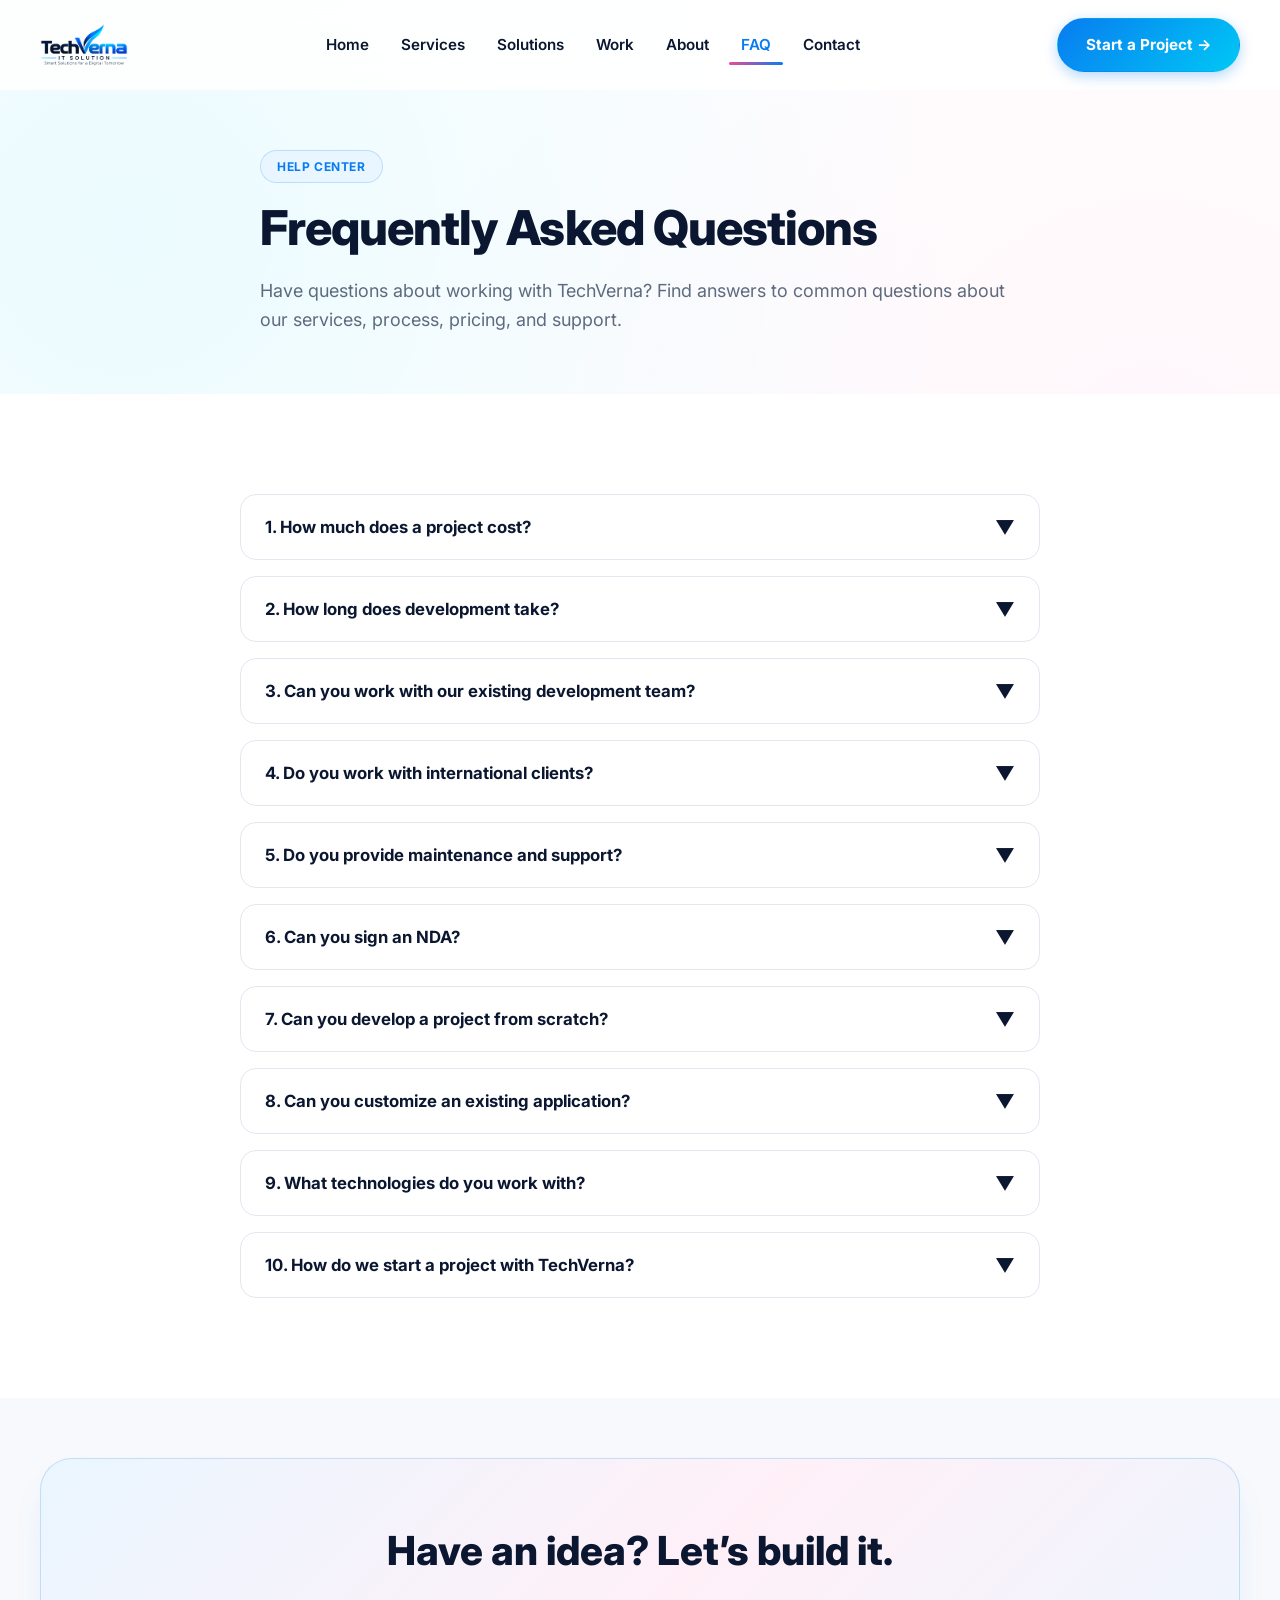
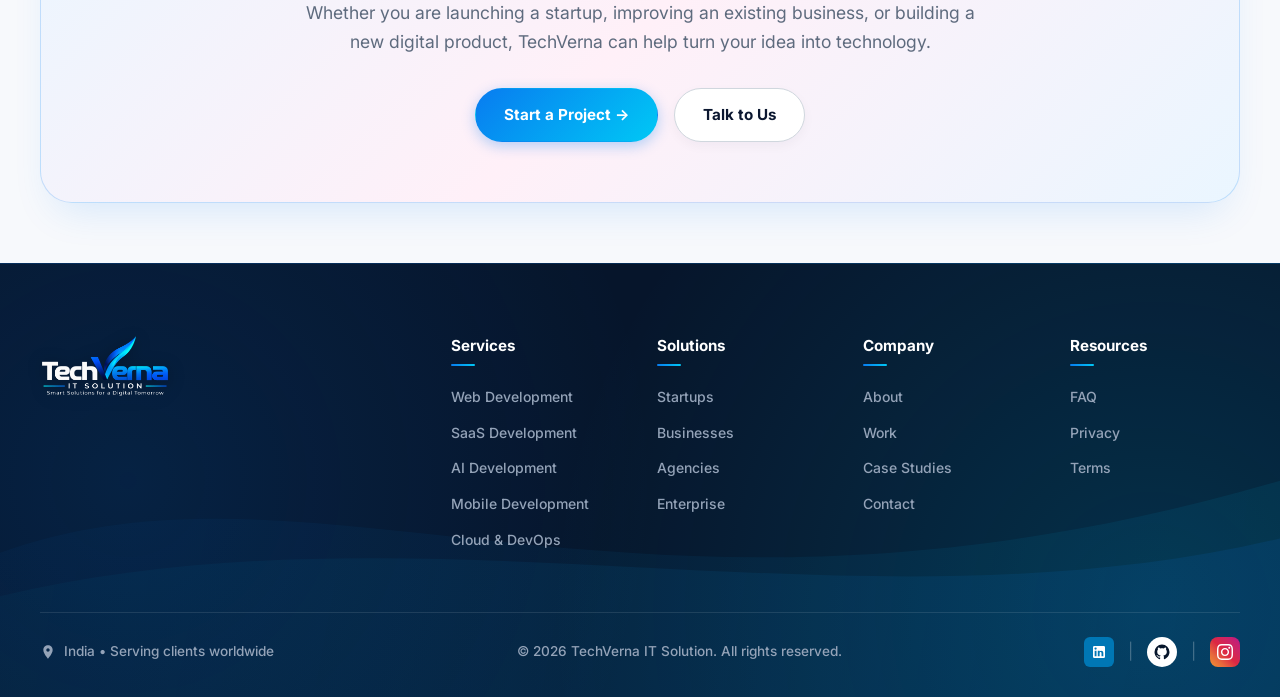
<file: faq.html>
<!DOCTYPE html>
<html lang="en">
<head>
  <meta charset="UTF-8">
  <meta name="viewport" content="width=device-width, initial-scale=1.0">
  <title>Frequently Asked Questions | TechVerna IT Solution</title>
  <meta name="description" content="Find answers to common questions about working with TechVerna IT Solution regarding pricing, development timelines, tech stack, and project workflows.">
    <meta name="google-site-verification" content="HEP0LEoK5Uc9oOuq4HN0b5jV79jJ20gmPk0bxFxzll4">
  <link rel="canonical" href="https://techverna.pages.dev/faq.html">
  <link rel="icon" type="image/png" href="assets/logo.png">

  <!-- Google Fonts: Inter -->
  <link rel="preconnect" href="https://fonts.googleapis.com">
  <link rel="preconnect" href="https://fonts.gstatic.com" crossorigin>
  <link href="https://fonts.googleapis.com/css2?family=Inter:wght@400;500;600;700;800&display=swap" rel="stylesheet">

  <link rel="stylesheet" href="css/style.css">
  <link rel="stylesheet" href="css/responsive.css">
  <link rel="stylesheet" href="css/animations.css">
</head>
<body class="ambient-bg">

  <!-- HEADER -->
    <header class="site-header">
    <div class="container header-container">
      <a href="index.html" class="brand-logo" aria-label="TechVerna IT Solution Home">
        <img src="assets/logo.png" alt="TechVerna IT Solution Logo">
      </a>

      <!-- Desktop Navigation -->
      <nav class="nav-menu">
        <a href="index.html" class="nav-link">Home</a>
        <a href="services.html" class="nav-link">Services</a>
        <a href="solutions.html" class="nav-link">Solutions</a>
        <a href="work.html" class="nav-link">Work</a>
        <a href="about.html" class="nav-link">About</a>
        <a href="faq.html" class="nav-link active">FAQ</a>
        <a href="contact.html" class="nav-link">Contact</a>
      </nav>

      <!-- Desktop Header CTA -->
      <div class="header-cta">
        <a href="contact.html" class="btn btn-primary">Start a Project →</a>
      </div>

      <!-- Mobile Hamburger Button -->
      <button id="hamburger-btn" class="hamburger-btn" aria-label="Toggle navigation menu" aria-expanded="false">
        <svg viewBox="0 0 24 24" fill="none" stroke="currentColor" stroke-width="2">
          <path d="M4 6h16M4 12h16M4 18h16" stroke-linecap="round"/>
        </svg>
      </button>
    </div>

    <!-- Mobile Slide-down Drawer -->
    <div id="mobile-menu" class="mobile-menu">
      <a href="index.html" class="nav-link">Home</a>
      <a href="services.html" class="nav-link">Services</a>
      <a href="solutions.html" class="nav-link">Solutions</a>
      <a href="work.html" class="nav-link">Work</a>
      <a href="about.html" class="nav-link">About</a>
      <a href="faq.html" class="nav-link active">FAQ</a>
      <a href="contact.html" class="nav-link">Contact</a>
      <a href="contact.html" class="btn btn-primary" style="margin-top: 10px; width: 100%;">Start a Project →</a>
    </div>
  </header>

  <!-- PAGE HERO -->
  <section class="hero-section" style="padding-bottom: 60px;">
    <div class="container text-center" style="max-width: 800px; margin: 0 auto;">
      <div class="badge-pill">Help Center</div>
      <h1 class="section-title" style="font-size: 3rem; margin-bottom: 20px;">Frequently Asked Questions</h1>
      <p class="section-subtitle">
        Have questions about working with TechVerna? Find answers to common questions about our services, process, pricing, and support.
      </p>
    </div>
  </section>

  <!-- FAQ CONTAINER -->
  <section class="py-100 bg-white-section">
    <div class="container">
      <div class="faq-container reveal">
        <div class="faq-item">
          <button class="faq-question" aria-expanded="false">
            <span>1. How much does a project cost?</span>
            <span class="faq-icon">▼</span>
          </button>
          <div class="faq-answer">
            <p>Project pricing depends on the scope, complexity, features, technology requirements, and third-party integrations. After understanding your requirements, we provide a clear proposal with estimated costs, milestones, and deliverables.</p>
          </div>
        </div>

        <div class="faq-item">
          <button class="faq-question" aria-expanded="false">
            <span>2. How long does development take?</span>
            <span class="faq-icon">▼</span>
          </button>
          <div class="faq-answer">
            <p>Development timelines depend on the project's size and complexity. Smaller websites and applications may take a few weeks, while larger software products, SaaS platforms, and ERP systems may require several months.</p>
          </div>
        </div>

        <div class="faq-item">
          <button class="faq-question" aria-expanded="false">
            <span>3. Can you work with our existing development team?</span>
            <span class="faq-icon">▼</span>
          </button>
          <div class="faq-answer">
            <p>Yes. We can collaborate with your existing team and provide dedicated developers or technical support based on your project requirements.</p>
          </div>
        </div>

        <div class="faq-item">
          <button class="faq-question" aria-expanded="false">
            <span>4. Do you work with international clients?</span>
            <span class="faq-icon">▼</span>
          </button>
          <div class="faq-answer">
            <p>Yes. TechVerna IT Solution can work remotely with clients, startups, businesses, and agencies across different regions.</p>
          </div>
        </div>

        <div class="faq-item">
          <button class="faq-question" aria-expanded="false">
            <span>5. Do you provide maintenance and support?</span>
            <span class="faq-icon">▼</span>
          </button>
          <div class="faq-answer">
            <p>Yes. We can provide ongoing maintenance and support, including bug fixes, performance monitoring, security updates, technical support, and new feature development.</p>
          </div>
        </div>

        <div class="faq-item">
          <button class="faq-question" aria-expanded="false">
            <span>6. Can you sign an NDA?</span>
            <span class="faq-icon">▼</span>
          </button>
          <div class="faq-answer">
            <p>Yes. We can discuss and arrange an NDA or confidentiality agreement before receiving or sharing sensitive project information, subject to mutually agreed terms.</p>
          </div>
        </div>

        <div class="faq-item">
          <button class="faq-question" aria-expanded="false">
            <span>7. Can you develop a project from scratch?</span>
            <span class="faq-icon">▼</span>
          </button>
          <div class="faq-answer">
            <p>Yes. We can help throughout the development lifecycle, from idea validation and planning to design, development, testing, deployment, and maintenance.</p>
          </div>
        </div>

        <div class="faq-item">
          <button class="faq-question" aria-expanded="false">
            <span>8. Can you customize an existing application?</span>
            <span class="faq-icon">▼</span>
          </button>
          <div class="faq-answer">
            <p>Yes. We can work with existing applications to add new features, improve performance, integrate APIs, fix bugs, modernize technology, or improve the user experience.</p>
          </div>
        </div>

        <div class="faq-item">
          <button class="faq-question" aria-expanded="false">
            <span>9. What technologies do you work with?</span>
            <span class="faq-icon">▼</span>
          </button>
          <div class="faq-answer">
            <p>Our technology choices depend on project requirements. We work with modern frontend, backend, database, cloud, API, mobile, and AI technologies to build scalable solutions.</p>
          </div>
        </div>

        <div class="faq-item">
          <button class="faq-question" aria-expanded="false">
            <span>10. How do we start a project with TechVerna?</span>
            <span class="faq-icon">▼</span>
          </button>
          <div class="faq-answer">
            <p>Simply contact us with your project idea or requirements. We will discuss your goals, understand the scope, suggest a suitable approach, and prepare the next steps for development.</p>
          </div>
        </div>
      </div>
    </div>
  </section>

  <!-- CTA -->
  <section class="py-60 bg-light-section">
    <div class="container">
      <div class="cta-banner reveal">
        <h2>Have an idea? Let’s build it.</h2>
        <p>Whether you are launching a startup, improving an existing business, or building a new digital product, TechVerna can help turn your idea into technology.</p>
        <div style="display: flex; gap: 16px; justify-content: center; flex-wrap: wrap;">
          <a href="contact.html" class="btn btn-primary">Start a Project →</a>
          <a href="https://wa.me/917004339203?text=Hello%20TechVerna%20IT%20Solution%2C%20I%20would%20like%20to%20discuss%20a%20project." target="_blank" rel="noopener noreferrer" class="btn btn-secondary">Talk to Us</a>
        </div>
      </div>
    </div>
  </section>

  <!-- FOOTER -->
        <footer class="site-footer">
    <!-- Flowing Wave SVG Graphic Background Canvas -->
    <svg class="footer-wave-svg" viewBox="0 0 1200 300" preserveAspectRatio="none" fill="none">
      <path d="M0 200 C 300 120, 600 280, 1200 150 L 1200 300 L 0 300 Z" fill="url(#waveGrad1)" opacity="0.35"/>
      <path d="M0 230 C 400 160, 800 260, 1200 190 L 1200 300 L 0 300 Z" fill="url(#waveGrad2)" opacity="0.45"/>
      <defs>
        <linearGradient id="waveGrad1" x1="0" y1="0" x2="1200" y2="300" gradientUnits="userSpaceOnUse">
          <stop offset="0%" stop-color="#087CF0" stop-opacity="0.25"/>
          <stop offset="100%" stop-color="#00C8F5" stop-opacity="0.5"/>
        </linearGradient>
        <linearGradient id="waveGrad2" x1="0" y1="0" x2="1200" y2="300" gradientUnits="userSpaceOnUse">
          <stop offset="0%" stop-color="#00C8F5" stop-opacity="0.15"/>
          <stop offset="100%" stop-color="#087CF0" stop-opacity="0.6"/>
        </linearGradient>
      </defs>
    </svg>

    <div class="container footer-container-inner">
      <div class="footer-top">
        <!-- LEFT FOOTER BRAND -->
        <div class="footer-brand">
          <a href="index.html" aria-label="TechVerna IT Solution Logo">
            <img src="assets/logo-footer.png" alt="TechVerna IT Solution Logo" class="footer-logo-img">
          </a>
        </div>

        <!-- SERVICES -->
        <div class="footer-col">
          <h4>Services</h4>
          <div class="footer-heading-underline"></div>
          <ul>
            <li><a href="services/web-development.html">Web Development</a></li>
            <li><a href="services/saas-development.html">SaaS Development</a></li>
            <li><a href="services/ai-development.html">AI Development</a></li>
            <li><a href="services/mobile-development.html">Mobile Development</a></li>
            <li><a href="services/backend-api-development.html">Cloud &amp; DevOps</a></li>
          </ul>
        </div>

        <!-- SOLUTIONS -->
        <div class="footer-col">
          <h4>Solutions</h4>
          <div class="footer-heading-underline"></div>
          <ul>
            <li><a href="solutions.html#startups">Startups</a></li>
            <li><a href="solutions.html#businesses">Businesses</a></li>
            <li><a href="solutions.html#agencies">Agencies</a></li>
            <li><a href="solutions.html#enterprise">Enterprise</a></li>
          </ul>
        </div>

        <!-- COMPANY -->
        <div class="footer-col">
          <h4>Company</h4>
          <div class="footer-heading-underline"></div>
          <ul>
            <li><a href="about.html">About</a></li>
            <li><a href="work.html">Work</a></li>
            <li><a href="work.html">Case Studies</a></li>
            <li><a href="contact.html">Contact</a></li>
          </ul>
        </div>

        <!-- RESOURCES -->
        <div class="footer-col">
          <h4>Resources</h4>
          <div class="footer-heading-underline"></div>
          <ul>
            <li><a href="faq.html">FAQ</a></li>
            <li><a href="privacy.html">Privacy</a></li>
            <li><a href="terms.html">Terms</a></li>
          </ul>
        </div>
      </div>

      <!-- FOOTER BOTTOM BAR MATCHING REFERENCE SCREENSHOT -->
      <div class="footer-bottom">
        <div class="footer-location-pin">
          <svg width="16" height="16" viewBox="0 0 24 24" fill="currentColor" style="color: #94A3B8;">
            <path d="M12 2C8.13 2 5 5.13 5 9c0 5.25 7 13 7 13s7-7.75 7-13c0-3.87-3.13-7-7-7zm0 9.5c-1.38 0-2.5-1.12-2.5-2.5s1.12-2.5 2.5-2.5 2.5 1.12 2.5 2.5-1.12 2.5-2.5 2.5z"/>
          </svg>
          <span>India • Serving clients worldwide</span>
        </div>

        <div class="footer-copyright-text">
          © <span id="current-year">2026</span> TechVerna IT Solution. All rights reserved.
        </div>

        <div class="social-links-row">
          <!-- LinkedIn Icon -->
          <a href="https://www.linkedin.com/company/techverna-it-solution/" target="_blank" rel="noopener noreferrer" class="social-icon-btn linkedin" aria-label="LinkedIn">
            <svg width="16" height="16" fill="currentColor" viewBox="0 0 24 24">
              <path d="M19 3a2 2 0 0 1 2 2v14a2 2 0 0 1-2 2H5a2 2 0 0 1-2-2V5a2 2 0 0 1 2-2h14m-.5 15.5v-5.3a3.26 3.26 0 0 0-3.26-3.26c-.85 0-1.84.52-2.28 1.3v-1.11h-2.79v8.37h2.79v-4.93c0-.77.62-1.4 1.39-1.4a1.4 1.4 0 0 1 1.4 1.4v4.93h2.75M6.88 8.56a1.68 1.68 0 0 0 1.68-1.68c0-.93-.75-1.69-1.68-1.69a1.69 1.69 0 0 0-1.69 1.69c0 .93.76 1.68 1.69 1.68m1.39 9.94v-8.37H5.5v8.37h2.77z"/>
            </svg>
          </a>

          <span class="social-divider-pipe">|</span>

          <!-- GitHub Icon -->
          <a href="https://github.com/techvernaitsolution" target="_blank" rel="noopener noreferrer" class="social-icon-btn github" aria-label="GitHub">
            <svg width="18" height="18" fill="currentColor" viewBox="0 0 24 24">
              <path d="M12 2A10 10 0 0 0 2 12c0 4.42 2.87 8.17 6.84 9.5.5.08.66-.23.66-.5v-1.69c-2.77.6-3.36-1.34-3.36-1.34-.46-1.16-1.11-1.47-1.11-1.47-.91-.62.07-.6.07-.6 1 .07 1.53 1.03 1.53 1.03.87 1.52 2.34 1.07 2.91.83.1-.65.35-1.09.63-1.34-2.22-.25-4.55-1.11-4.55-4.92 0-1.11.38-2 1.03-2.71-.1-.25-.45-1.29.1-2.64 0 0 .84-.27 2.75 1.02.79-.22 1.65-.33 2.5-.33.85 0 1.71.11 2.5.33 1.91-1.29 2.75-1.02 2.75-1.02.55 1.35.2 2.39.1 2.64.65.71 1.03 1.6 1.03 2.71 0 3.82-2.34 4.66-4.57 4.91.36.31.69.92.69 1.85V21c0 .27.16.59.67.5C19.14 20.16 22 16.42 22 12A10 10 0 0 0 12 2z"/>
            </svg>
          </a>

          <span class="social-divider-pipe">|</span>

          <!-- Instagram Icon -->
          <a href="https://www.instagram.com/techvernaitsolution.in" target="_blank" rel="noopener noreferrer" class="social-icon-btn instagram" aria-label="Instagram">
            <svg width="16" height="16" fill="currentColor" viewBox="0 0 24 24">
              <path d="M12 2.163c3.204 0 3.584.012 4.85.07 3.252.148 4.771 1.691 4.919 4.919.058 1.265.069 1.645.069 4.849 0 3.205-.012 3.584-.069 4.849-.149 3.225-1.664 4.771-4.919 4.919-1.266.058-1.644.07-4.85.07-3.204 0-3.584-.012-4.849-.07-3.26-.149-4.771-1.699-4.919-4.92-.058-1.265-.07-1.644-.07-4.849 0-3.204.013-3.583.07-4.849.149-3.227 1.664-4.771 4.919-4.919 1.266-.057 1.645-.069 4.849-.069zm0-2.163c-3.259 0-3.667.014-4.947.072-4.358.2-6.78 2.618-6.98 6.98-.059 1.281-.073 1.689-.073 4.948 0 3.259.014 3.668.072 4.948.2 4.358 2.618 6.78 6.98 6.98 1.281.058 1.689.072 4.948.072 3.259 0 3.668-.014 4.948-.072 4.354-.2 6.782-2.618 6.979-6.98.059-1.28.073-1.689.073-4.948 0-3.259-.014-3.667-.072-4.947-.196-4.354-2.617-6.78-6.979-6.98-1.281-.059-1.69-.073-4.949-.073zm0 5.838c-3.403 0-6.162 2.759-6.162 6.162s2.759 6.163 6.162 6.163 6.162-2.759 6.162-6.163c0-3.403-2.759-6.162-6.162-6.162zm0 10.162c-2.209 0-4-1.79-4-4 0-2.209 1.791-4 4-4s4 1.791 4 4c0 2.21-1.791 4-4 4zm6.406-11.845c-.796 0-1.441.645-1.441 1.44s.645 1.44 1.441 1.44c.795 0 1.439-.645 1.439-1.44s-.644-1.44-1.439-1.44z"/>
            </svg>
          </a>
        </div>
      </div>
    </div>
  </footer>

  <script src="js/main.js" defer></script>
  <script src="js/navigation.js" defer></script>
  <script src="js/faq.js" defer></script>
</body>
</html>
</file>
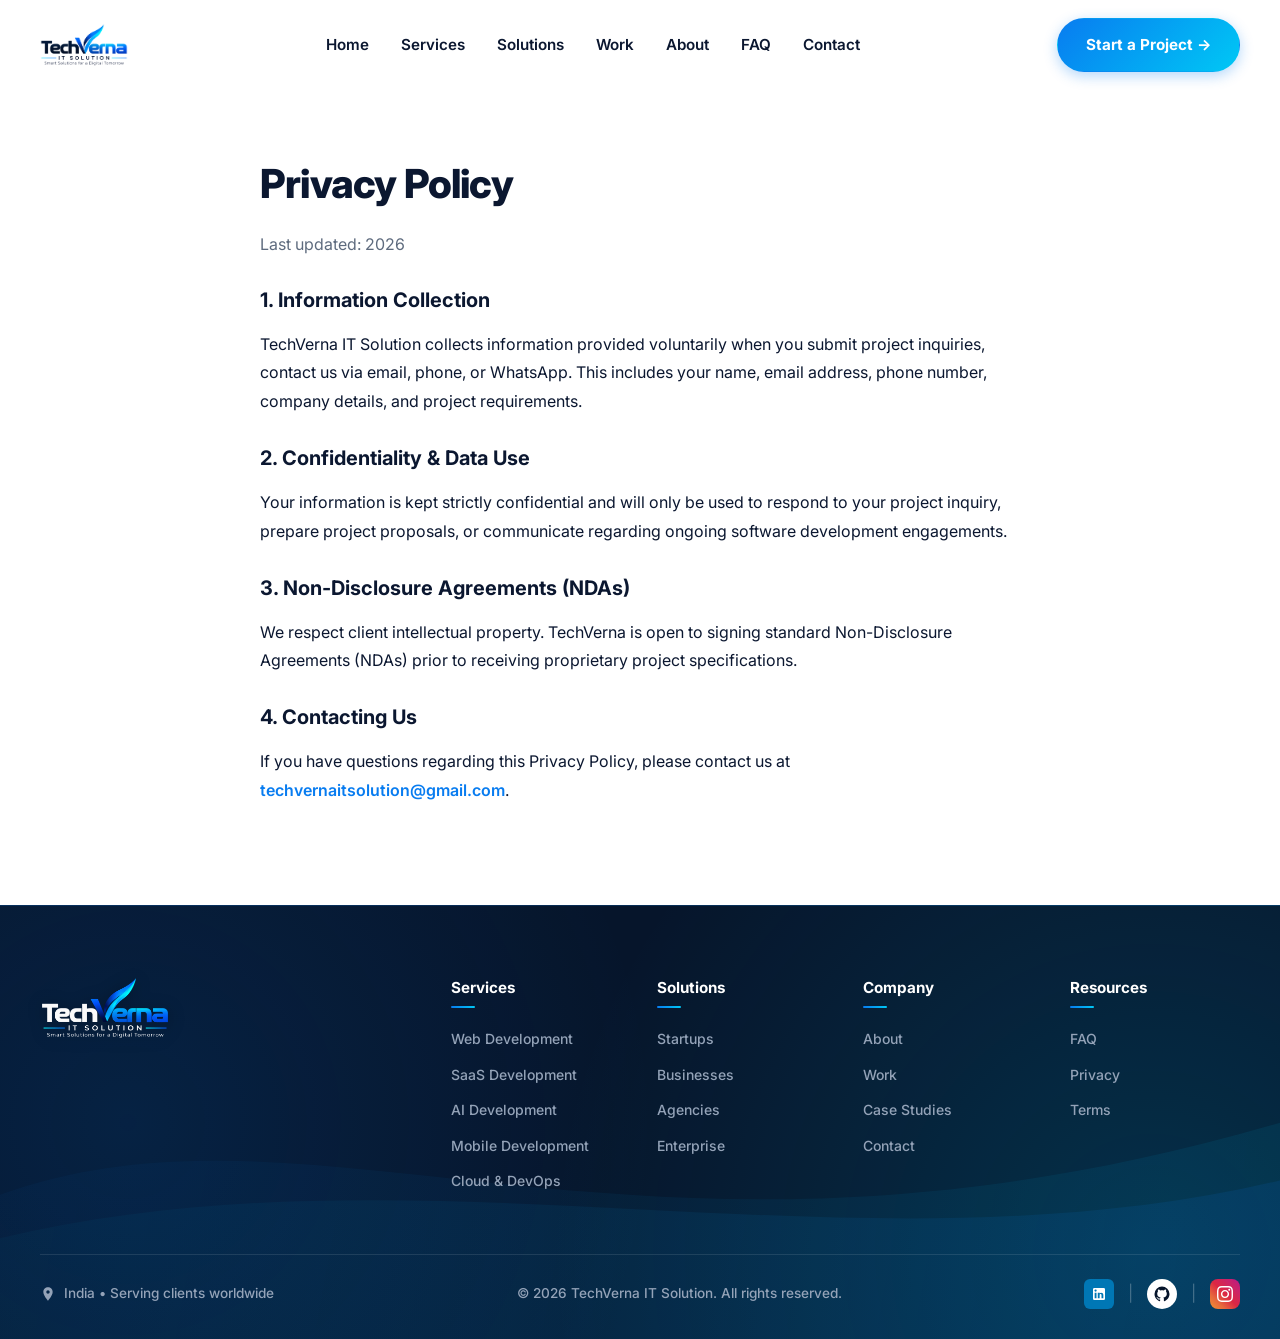
<file: privacy.html>
<!DOCTYPE html>
<html lang="en">
<head>
  <meta charset="UTF-8">
  <meta name="viewport" content="width=device-width, initial-scale=1.0">
  <title>Privacy Policy | TechVerna IT Solution</title>
  <meta name="description" content="Privacy Policy for TechVerna IT Solution. Learn how we handle project inquiries and protect client confidentiality.">
    <meta name="google-site-verification" content="HEP0LEoK5Uc9oOuq4HN0b5jV79jJ20gmPk0bxFxzll4">
  <link rel="canonical" href="https://techverna.pages.dev/privacy.html">
  <link rel="icon" type="image/png" href="assets/logo.png">

  <!-- Google Fonts: Inter -->
  <link rel="preconnect" href="https://fonts.googleapis.com">
  <link rel="preconnect" href="https://fonts.gstatic.com" crossorigin>
  <link href="https://fonts.googleapis.com/css2?family=Inter:wght@400;500;600;700;800&display=swap" rel="stylesheet">

  <link rel="stylesheet" href="css/style.css">
  <link rel="stylesheet" href="css/responsive.css">
  <link rel="stylesheet" href="css/animations.css">
</head>
<body class="ambient-bg">

  <!-- HEADER -->
    <header class="site-header">
    <div class="container header-container">
      <a href="index.html" class="brand-logo" aria-label="TechVerna IT Solution Home">
        <img src="assets/logo.png" alt="TechVerna IT Solution Logo">
      </a>

      <!-- Desktop Navigation -->
      <nav class="nav-menu">
        <a href="index.html" class="nav-link">Home</a>
        <a href="services.html" class="nav-link">Services</a>
        <a href="solutions.html" class="nav-link">Solutions</a>
        <a href="work.html" class="nav-link">Work</a>
        <a href="about.html" class="nav-link">About</a>
        <a href="faq.html" class="nav-link">FAQ</a>
        <a href="contact.html" class="nav-link">Contact</a>
      </nav>

      <!-- Desktop Header CTA -->
      <div class="header-cta">
        <a href="contact.html" class="btn btn-primary">Start a Project →</a>
      </div>

      <!-- Mobile Hamburger Button -->
      <button id="hamburger-btn" class="hamburger-btn" aria-label="Toggle navigation menu" aria-expanded="false">
        <svg viewBox="0 0 24 24" fill="none" stroke="currentColor" stroke-width="2">
          <path d="M4 6h16M4 12h16M4 18h16" stroke-linecap="round"/>
        </svg>
      </button>
    </div>

    <!-- Mobile Slide-down Drawer -->
    <div id="mobile-menu" class="mobile-menu">
      <a href="index.html" class="nav-link">Home</a>
      <a href="services.html" class="nav-link">Services</a>
      <a href="solutions.html" class="nav-link">Solutions</a>
      <a href="work.html" class="nav-link">Work</a>
      <a href="about.html" class="nav-link">About</a>
      <a href="faq.html" class="nav-link">FAQ</a>
      <a href="contact.html" class="nav-link">Contact</a>
      <a href="contact.html" class="btn btn-primary" style="margin-top: 10px; width: 100%;">Start a Project →</a>
    </div>
  </header>

  <!-- CONTENT -->
  <section class="py-100 bg-white-section" style="padding-top: 160px;">
    <div class="container" style="max-width: 800px;">
      <h1 class="section-title" style="text-align: left; margin-bottom: 24px;">Privacy Policy</h1>
      <p style="color: var(--color-muted-text); margin-bottom: 24px;">Last updated: 2026</p>

      <div style="line-height: 1.8; color: var(--color-dark-text);">
        <h3 style="font-size: 1.25rem; font-weight: 700; margin-top: 24px; margin-bottom: 12px;">1. Information Collection</h3>
        <p>TechVerna IT Solution collects information provided voluntarily when you submit project inquiries, contact us via email, phone, or WhatsApp. This includes your name, email address, phone number, company details, and project requirements.</p>

        <h3 style="font-size: 1.25rem; font-weight: 700; margin-top: 24px; margin-bottom: 12px;">2. Confidentiality & Data Use</h3>
        <p>Your information is kept strictly confidential and will only be used to respond to your project inquiry, prepare project proposals, or communicate regarding ongoing software development engagements.</p>

        <h3 style="font-size: 1.25rem; font-weight: 700; margin-top: 24px; margin-bottom: 12px;">3. Non-Disclosure Agreements (NDAs)</h3>
        <p>We respect client intellectual property. TechVerna is open to signing standard Non-Disclosure Agreements (NDAs) prior to receiving proprietary project specifications.</p>

        <h3 style="font-size: 1.25rem; font-weight: 700; margin-top: 24px; margin-bottom: 12px;">4. Contacting Us</h3>
        <p>If you have questions regarding this Privacy Policy, please contact us at <a href="mailto:techvernaitsolution@gmail.com" style="color: var(--color-primary-blue); font-weight: 600;">techvernaitsolution@gmail.com</a>.</p>
      </div>
    </div>
  </section>

  <!-- FOOTER -->
        <footer class="site-footer">
    <!-- Flowing Wave SVG Graphic Background Canvas -->
    <svg class="footer-wave-svg" viewBox="0 0 1200 300" preserveAspectRatio="none" fill="none">
      <path d="M0 200 C 300 120, 600 280, 1200 150 L 1200 300 L 0 300 Z" fill="url(#waveGrad1)" opacity="0.35"/>
      <path d="M0 230 C 400 160, 800 260, 1200 190 L 1200 300 L 0 300 Z" fill="url(#waveGrad2)" opacity="0.45"/>
      <defs>
        <linearGradient id="waveGrad1" x1="0" y1="0" x2="1200" y2="300" gradientUnits="userSpaceOnUse">
          <stop offset="0%" stop-color="#087CF0" stop-opacity="0.25"/>
          <stop offset="100%" stop-color="#00C8F5" stop-opacity="0.5"/>
        </linearGradient>
        <linearGradient id="waveGrad2" x1="0" y1="0" x2="1200" y2="300" gradientUnits="userSpaceOnUse">
          <stop offset="0%" stop-color="#00C8F5" stop-opacity="0.15"/>
          <stop offset="100%" stop-color="#087CF0" stop-opacity="0.6"/>
        </linearGradient>
      </defs>
    </svg>

    <div class="container footer-container-inner">
      <div class="footer-top">
        <!-- LEFT FOOTER BRAND -->
        <div class="footer-brand">
          <a href="index.html" aria-label="TechVerna IT Solution Logo">
            <img src="assets/logo-footer.png" alt="TechVerna IT Solution Logo" class="footer-logo-img">
          </a>
        </div>

        <!-- SERVICES -->
        <div class="footer-col">
          <h4>Services</h4>
          <div class="footer-heading-underline"></div>
          <ul>
            <li><a href="services/web-development.html">Web Development</a></li>
            <li><a href="services/saas-development.html">SaaS Development</a></li>
            <li><a href="services/ai-development.html">AI Development</a></li>
            <li><a href="services/mobile-development.html">Mobile Development</a></li>
            <li><a href="services/backend-api-development.html">Cloud &amp; DevOps</a></li>
          </ul>
        </div>

        <!-- SOLUTIONS -->
        <div class="footer-col">
          <h4>Solutions</h4>
          <div class="footer-heading-underline"></div>
          <ul>
            <li><a href="solutions.html#startups">Startups</a></li>
            <li><a href="solutions.html#businesses">Businesses</a></li>
            <li><a href="solutions.html#agencies">Agencies</a></li>
            <li><a href="solutions.html#enterprise">Enterprise</a></li>
          </ul>
        </div>

        <!-- COMPANY -->
        <div class="footer-col">
          <h4>Company</h4>
          <div class="footer-heading-underline"></div>
          <ul>
            <li><a href="about.html">About</a></li>
            <li><a href="work.html">Work</a></li>
            <li><a href="work.html">Case Studies</a></li>
            <li><a href="contact.html">Contact</a></li>
          </ul>
        </div>

        <!-- RESOURCES -->
        <div class="footer-col">
          <h4>Resources</h4>
          <div class="footer-heading-underline"></div>
          <ul>
            <li><a href="faq.html">FAQ</a></li>
            <li><a href="privacy.html">Privacy</a></li>
            <li><a href="terms.html">Terms</a></li>
          </ul>
        </div>
      </div>

      <!-- FOOTER BOTTOM BAR MATCHING REFERENCE SCREENSHOT -->
      <div class="footer-bottom">
        <div class="footer-location-pin">
          <svg width="16" height="16" viewBox="0 0 24 24" fill="currentColor" style="color: #94A3B8;">
            <path d="M12 2C8.13 2 5 5.13 5 9c0 5.25 7 13 7 13s7-7.75 7-13c0-3.87-3.13-7-7-7zm0 9.5c-1.38 0-2.5-1.12-2.5-2.5s1.12-2.5 2.5-2.5 2.5 1.12 2.5 2.5-1.12 2.5-2.5 2.5z"/>
          </svg>
          <span>India • Serving clients worldwide</span>
        </div>

        <div class="footer-copyright-text">
          © <span id="current-year">2026</span> TechVerna IT Solution. All rights reserved.
        </div>

        <div class="social-links-row">
          <!-- LinkedIn Icon -->
          <a href="https://www.linkedin.com/company/techverna-it-solution/" target="_blank" rel="noopener noreferrer" class="social-icon-btn linkedin" aria-label="LinkedIn">
            <svg width="16" height="16" fill="currentColor" viewBox="0 0 24 24">
              <path d="M19 3a2 2 0 0 1 2 2v14a2 2 0 0 1-2 2H5a2 2 0 0 1-2-2V5a2 2 0 0 1 2-2h14m-.5 15.5v-5.3a3.26 3.26 0 0 0-3.26-3.26c-.85 0-1.84.52-2.28 1.3v-1.11h-2.79v8.37h2.79v-4.93c0-.77.62-1.4 1.39-1.4a1.4 1.4 0 0 1 1.4 1.4v4.93h2.75M6.88 8.56a1.68 1.68 0 0 0 1.68-1.68c0-.93-.75-1.69-1.68-1.69a1.69 1.69 0 0 0-1.69 1.69c0 .93.76 1.68 1.69 1.68m1.39 9.94v-8.37H5.5v8.37h2.77z"/>
            </svg>
          </a>

          <span class="social-divider-pipe">|</span>

          <!-- GitHub Icon -->
          <a href="https://github.com/techvernaitsolution" target="_blank" rel="noopener noreferrer" class="social-icon-btn github" aria-label="GitHub">
            <svg width="18" height="18" fill="currentColor" viewBox="0 0 24 24">
              <path d="M12 2A10 10 0 0 0 2 12c0 4.42 2.87 8.17 6.84 9.5.5.08.66-.23.66-.5v-1.69c-2.77.6-3.36-1.34-3.36-1.34-.46-1.16-1.11-1.47-1.11-1.47-.91-.62.07-.6.07-.6 1 .07 1.53 1.03 1.53 1.03.87 1.52 2.34 1.07 2.91.83.1-.65.35-1.09.63-1.34-2.22-.25-4.55-1.11-4.55-4.92 0-1.11.38-2 1.03-2.71-.1-.25-.45-1.29.1-2.64 0 0 .84-.27 2.75 1.02.79-.22 1.65-.33 2.5-.33.85 0 1.71.11 2.5.33 1.91-1.29 2.75-1.02 2.75-1.02.55 1.35.2 2.39.1 2.64.65.71 1.03 1.6 1.03 2.71 0 3.82-2.34 4.66-4.57 4.91.36.31.69.92.69 1.85V21c0 .27.16.59.67.5C19.14 20.16 22 16.42 22 12A10 10 0 0 0 12 2z"/>
            </svg>
          </a>

          <span class="social-divider-pipe">|</span>

          <!-- Instagram Icon -->
          <a href="https://www.instagram.com/techvernaitsolution.in" target="_blank" rel="noopener noreferrer" class="social-icon-btn instagram" aria-label="Instagram">
            <svg width="16" height="16" fill="currentColor" viewBox="0 0 24 24">
              <path d="M12 2.163c3.204 0 3.584.012 4.85.07 3.252.148 4.771 1.691 4.919 4.919.058 1.265.069 1.645.069 4.849 0 3.205-.012 3.584-.069 4.849-.149 3.225-1.664 4.771-4.919 4.919-1.266.058-1.644.07-4.85.07-3.204 0-3.584-.012-4.849-.07-3.26-.149-4.771-1.699-4.919-4.92-.058-1.265-.07-1.644-.07-4.849 0-3.204.013-3.583.07-4.849.149-3.227 1.664-4.771 4.919-4.919 1.266-.057 1.645-.069 4.849-.069zm0-2.163c-3.259 0-3.667.014-4.947.072-4.358.2-6.78 2.618-6.98 6.98-.059 1.281-.073 1.689-.073 4.948 0 3.259.014 3.668.072 4.948.2 4.358 2.618 6.78 6.98 6.98 1.281.058 1.689.072 4.948.072 3.259 0 3.668-.014 4.948-.072 4.354-.2 6.782-2.618 6.979-6.98.059-1.28.073-1.689.073-4.948 0-3.259-.014-3.667-.072-4.947-.196-4.354-2.617-6.78-6.979-6.98-1.281-.059-1.69-.073-4.949-.073zm0 5.838c-3.403 0-6.162 2.759-6.162 6.162s2.759 6.163 6.162 6.163 6.162-2.759 6.162-6.163c0-3.403-2.759-6.162-6.162-6.162zm0 10.162c-2.209 0-4-1.79-4-4 0-2.209 1.791-4 4-4s4 1.791 4 4c0 2.21-1.791 4-4 4zm6.406-11.845c-.796 0-1.441.645-1.441 1.44s.645 1.44 1.441 1.44c.795 0 1.439-.645 1.439-1.44s-.644-1.44-1.439-1.44z"/>
            </svg>
          </a>
        </div>
      </div>
    </div>
  </footer>

  <script src="js/main.js" defer></script>
  <script src="js/navigation.js" defer></script>
</body>
</html>
</file>
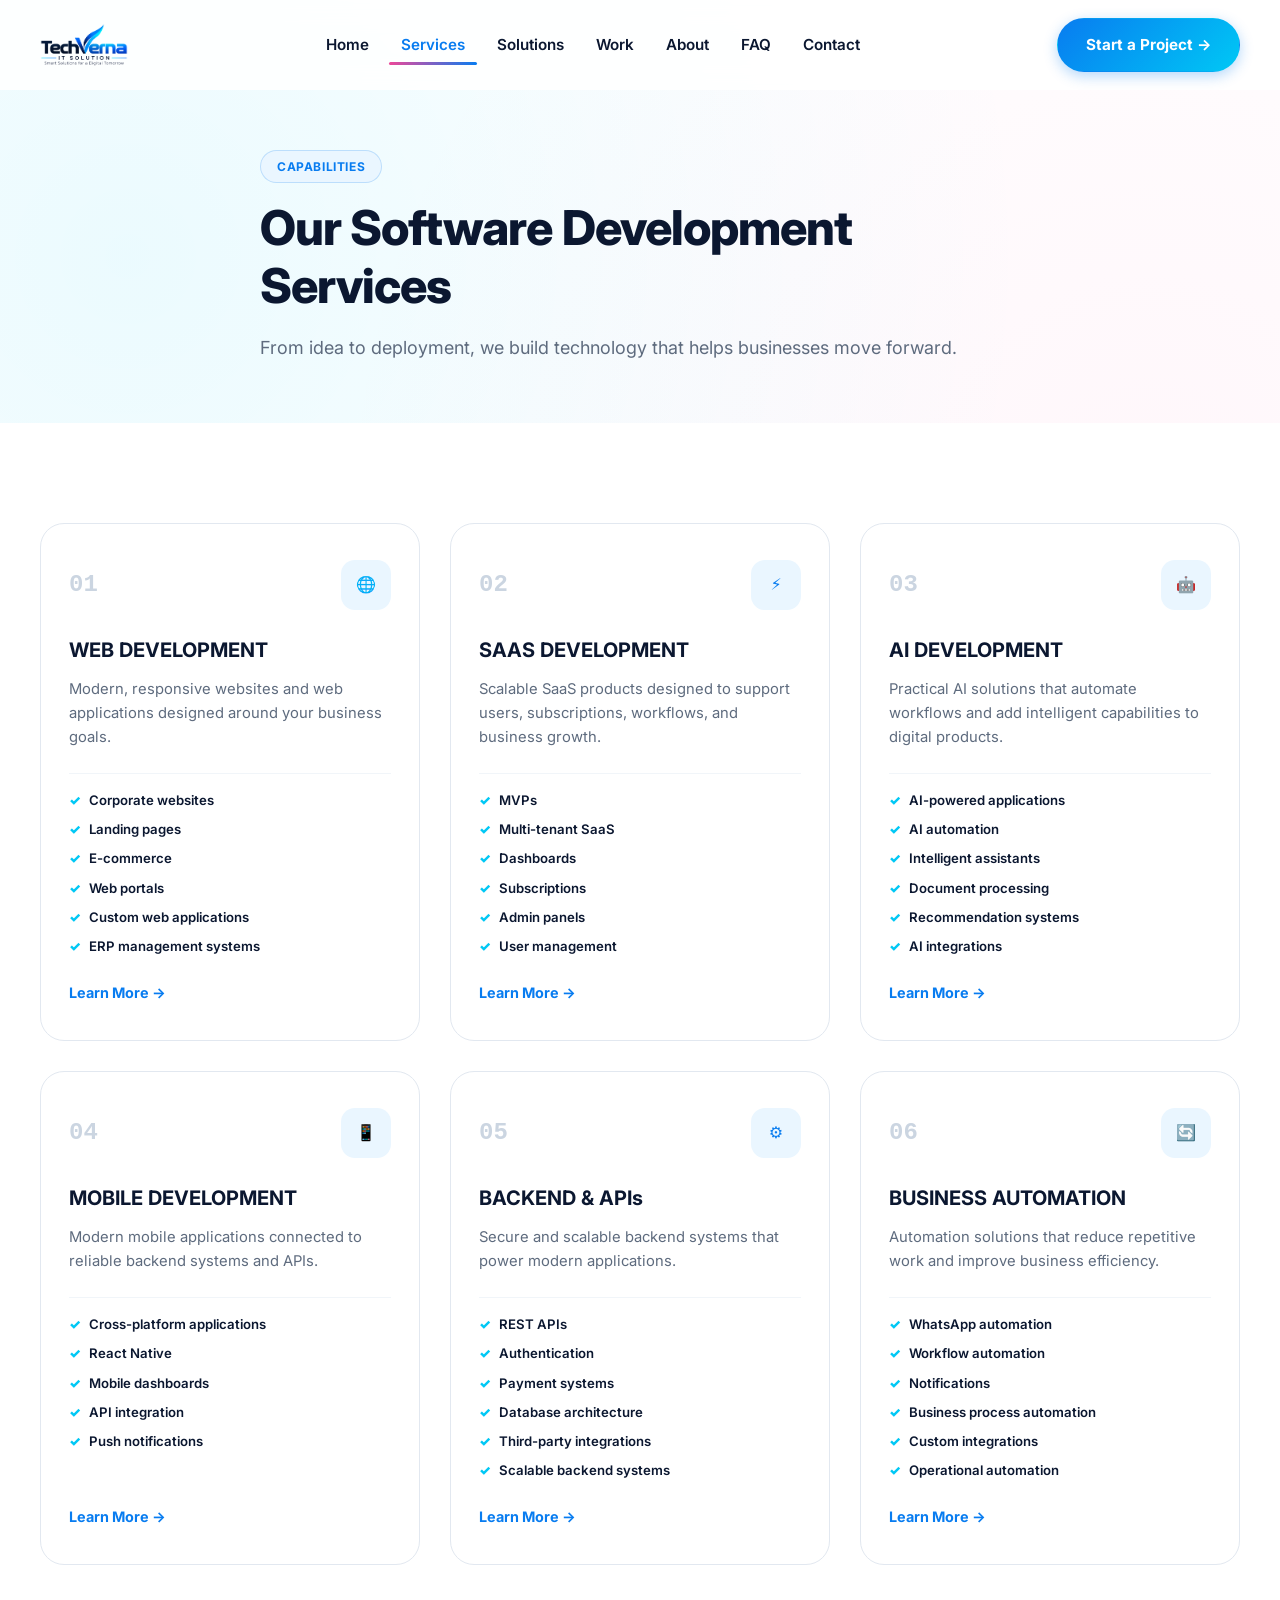
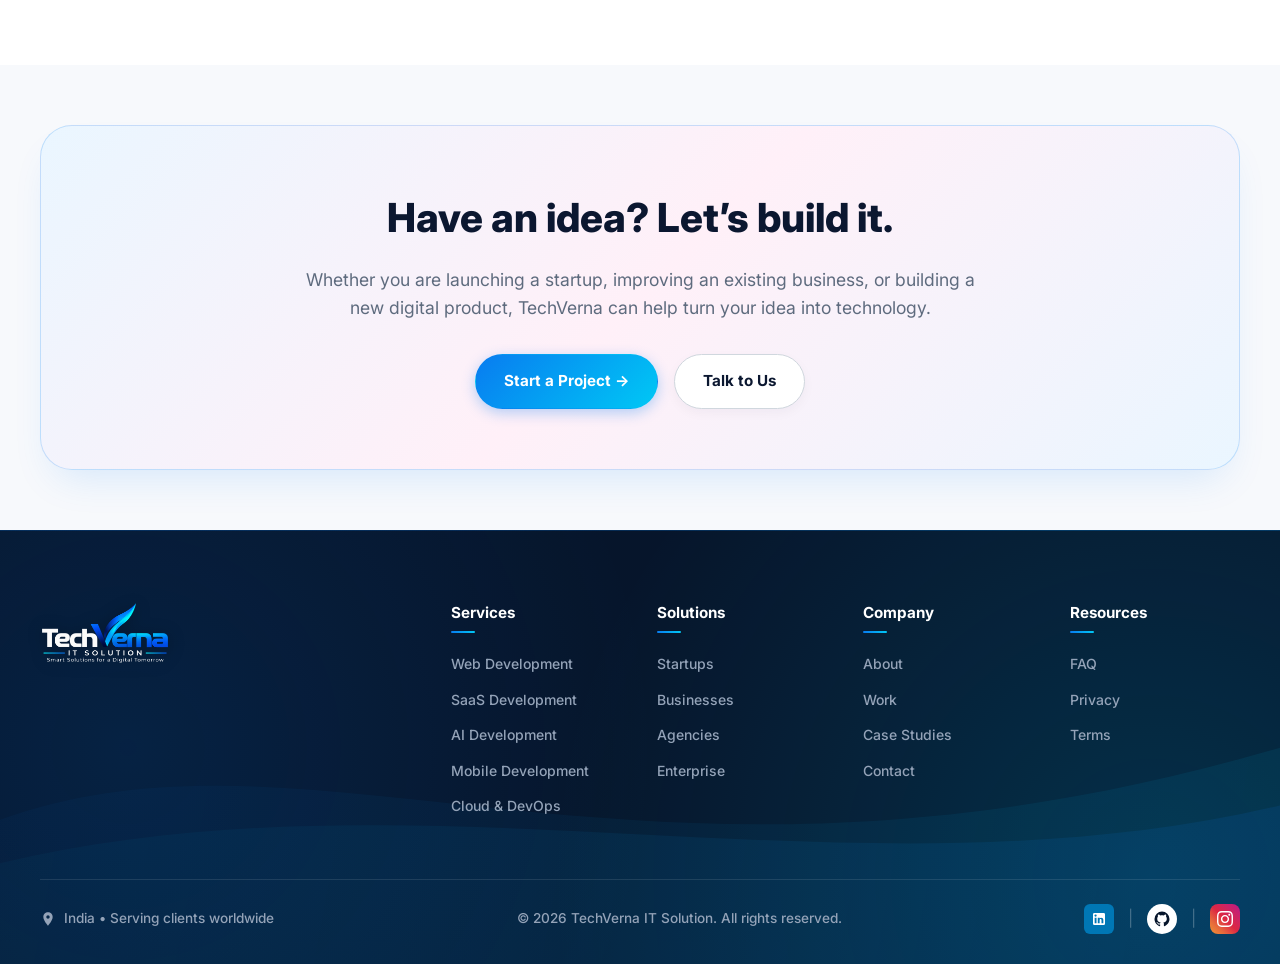
<file: services.html>
<!DOCTYPE html>
<html lang="en">
<head>
  <meta charset="UTF-8">
  <meta name="viewport" content="width=device-width, initial-scale=1.0">
  <title>Services | TechVerna IT Solution</title>
  <meta name="description" content="Explore software development services by TechVerna IT Solution: Web Development, SaaS, AI Solutions, Mobile Apps, Backend APIs, and Business Automation.">
    <meta name="google-site-verification" content="HEP0LEoK5Uc9oOuq4HN0b5jV79jJ20gmPk0bxFxzll4">
  <link rel="canonical" href="https://techverna.pages.dev/services.html">
  <link rel="icon" type="image/png" href="assets/logo.png">

  <!-- Google Fonts: Inter -->
  <link rel="preconnect" href="https://fonts.googleapis.com">
  <link rel="preconnect" href="https://fonts.gstatic.com" crossorigin>
  <link href="https://fonts.googleapis.com/css2?family=Inter:wght@400;500;600;700;800&display=swap" rel="stylesheet">

  <link rel="stylesheet" href="css/style.css">
  <link rel="stylesheet" href="css/responsive.css">
  <link rel="stylesheet" href="css/animations.css">
</head>
<body class="ambient-bg">

  <!-- HEADER -->
    <header class="site-header">
    <div class="container header-container">
      <a href="index.html" class="brand-logo" aria-label="TechVerna IT Solution Home">
        <img src="assets/logo.png" alt="TechVerna IT Solution Logo">
      </a>

      <!-- Desktop Navigation -->
      <nav class="nav-menu">
        <a href="index.html" class="nav-link">Home</a>
        <a href="services.html" class="nav-link active">Services</a>
        <a href="solutions.html" class="nav-link">Solutions</a>
        <a href="work.html" class="nav-link">Work</a>
        <a href="about.html" class="nav-link">About</a>
        <a href="faq.html" class="nav-link">FAQ</a>
        <a href="contact.html" class="nav-link">Contact</a>
      </nav>

      <!-- Desktop Header CTA -->
      <div class="header-cta">
        <a href="contact.html" class="btn btn-primary">Start a Project →</a>
      </div>

      <!-- Mobile Hamburger Button -->
      <button id="hamburger-btn" class="hamburger-btn" aria-label="Toggle navigation menu" aria-expanded="false">
        <svg viewBox="0 0 24 24" fill="none" stroke="currentColor" stroke-width="2">
          <path d="M4 6h16M4 12h16M4 18h16" stroke-linecap="round"/>
        </svg>
      </button>
    </div>

    <!-- Mobile Slide-down Drawer -->
    <div id="mobile-menu" class="mobile-menu">
      <a href="index.html" class="nav-link">Home</a>
      <a href="services.html" class="nav-link active">Services</a>
      <a href="solutions.html" class="nav-link">Solutions</a>
      <a href="work.html" class="nav-link">Work</a>
      <a href="about.html" class="nav-link">About</a>
      <a href="faq.html" class="nav-link">FAQ</a>
      <a href="contact.html" class="nav-link">Contact</a>
      <a href="contact.html" class="btn btn-primary" style="margin-top: 10px; width: 100%;">Start a Project →</a>
    </div>
  </header>

  <!-- PAGE HERO -->
  <section class="hero-section" style="padding-bottom: 60px;">
    <div class="container text-center" style="max-width: 800px; margin: 0 auto;">
      <div class="badge-pill">Capabilities</div>
      <h1 class="section-title" style="font-size: 3rem; margin-bottom: 20px;">Our Software Development Services</h1>
      <p class="section-subtitle">
        From idea to deployment, we build technology that helps businesses move forward.
      </p>
    </div>
  </section>

  <!-- SERVICES GRID -->
  <section class="services-section bg-white-section">
    <div class="container">
      <div class="services-grid">
        <!-- 01 WEB DEVELOPMENT -->
        <div class="service-card reveal">
          <div>
            <div class="card-top">
              <span class="card-num">01</span>
              <div class="card-icon">🌐</div>
            </div>
            <h3 class="card-title">WEB DEVELOPMENT</h3>
            <p class="card-desc">Modern, responsive websites and web applications designed around your business goals.</p>
            <ul class="card-features">
              <li>Corporate websites</li>
              <li>Landing pages</li>
              <li>E-commerce</li>
              <li>Web portals</li>
              <li>Custom web applications</li>
              <li>ERP management systems</li>
            </ul>
          </div>
          <a href="services/web-development.html" class="card-link">Learn More →</a>
        </div>

        <!-- 02 SAAS DEVELOPMENT -->
        <div class="service-card reveal">
          <div>
            <div class="card-top">
              <span class="card-num">02</span>
              <div class="card-icon">⚡</div>
            </div>
            <h3 class="card-title">SAAS DEVELOPMENT</h3>
            <p class="card-desc">Scalable SaaS products designed to support users, subscriptions, workflows, and business growth.</p>
            <ul class="card-features">
              <li>MVPs</li>
              <li>Multi-tenant SaaS</li>
              <li>Dashboards</li>
              <li>Subscriptions</li>
              <li>Admin panels</li>
              <li>User management</li>
            </ul>
          </div>
          <a href="services/saas-development.html" class="card-link">Learn More →</a>
        </div>

        <!-- 03 AI DEVELOPMENT -->
        <div class="service-card reveal">
          <div>
            <div class="card-top">
              <span class="card-num">03</span>
              <div class="card-icon">🤖</div>
            </div>
            <h3 class="card-title">AI DEVELOPMENT</h3>
            <p class="card-desc">Practical AI solutions that automate workflows and add intelligent capabilities to digital products.</p>
            <ul class="card-features">
              <li>AI-powered applications</li>
              <li>AI automation</li>
              <li>Intelligent assistants</li>
              <li>Document processing</li>
              <li>Recommendation systems</li>
              <li>AI integrations</li>
            </ul>
          </div>
          <a href="services/ai-development.html" class="card-link">Learn More →</a>
        </div>

        <!-- 04 MOBILE DEVELOPMENT -->
        <div class="service-card reveal">
          <div>
            <div class="card-top">
              <span class="card-num">04</span>
              <div class="card-icon">📱</div>
            </div>
            <h3 class="card-title">MOBILE DEVELOPMENT</h3>
            <p class="card-desc">Modern mobile applications connected to reliable backend systems and APIs.</p>
            <ul class="card-features">
              <li>Cross-platform applications</li>
              <li>React Native</li>
              <li>Mobile dashboards</li>
              <li>API integration</li>
              <li>Push notifications</li>
            </ul>
          </div>
          <a href="services/mobile-development.html" class="card-link">Learn More →</a>
        </div>

        <!-- 05 BACKEND & APIs -->
        <div class="service-card reveal">
          <div>
            <div class="card-top">
              <span class="card-num">05</span>
              <div class="card-icon">⚙️</div>
            </div>
            <h3 class="card-title">BACKEND & APIs</h3>
            <p class="card-desc">Secure and scalable backend systems that power modern applications.</p>
            <ul class="card-features">
              <li>REST APIs</li>
              <li>Authentication</li>
              <li>Payment systems</li>
              <li>Database architecture</li>
              <li>Third-party integrations</li>
              <li>Scalable backend systems</li>
            </ul>
          </div>
          <a href="services/backend-api-development.html" class="card-link">Learn More →</a>
        </div>

        <!-- 06 BUSINESS AUTOMATION -->
        <div class="service-card reveal">
          <div>
            <div class="card-top">
              <span class="card-num">06</span>
              <div class="card-icon">🔄</div>
            </div>
            <h3 class="card-title">BUSINESS AUTOMATION</h3>
            <p class="card-desc">Automation solutions that reduce repetitive work and improve business efficiency.</p>
            <ul class="card-features">
              <li>WhatsApp automation</li>
              <li>Workflow automation</li>
              <li>Notifications</li>
              <li>Business process automation</li>
              <li>Custom integrations</li>
              <li>Operational automation</li>
            </ul>
          </div>
          <a href="services/business-automation.html" class="card-link">Learn More →</a>
        </div>
      </div>
    </div>
  </section>

  <!-- CTA -->
  <section class="py-60 bg-light-section">
    <div class="container">
      <div class="cta-banner reveal">
        <h2>Have an idea? Let’s build it.</h2>
        <p>Whether you are launching a startup, improving an existing business, or building a new digital product, TechVerna can help turn your idea into technology.</p>
        <div style="display: flex; gap: 16px; justify-content: center; flex-wrap: wrap;">
          <a href="contact.html" class="btn btn-primary">Start a Project →</a>
          <a href="https://wa.me/917004339203?text=Hello%20TechVerna%20IT%20Solution%2C%20I%20would%20like%20to%20discuss%20a%20project." target="_blank" rel="noopener noreferrer" class="btn btn-secondary">Talk to Us</a>
        </div>
      </div>
    </div>
  </section>

  <!-- FOOTER -->
        <footer class="site-footer">
    <!-- Flowing Wave SVG Graphic Background Canvas -->
    <svg class="footer-wave-svg" viewBox="0 0 1200 300" preserveAspectRatio="none" fill="none">
      <path d="M0 200 C 300 120, 600 280, 1200 150 L 1200 300 L 0 300 Z" fill="url(#waveGrad1)" opacity="0.35"/>
      <path d="M0 230 C 400 160, 800 260, 1200 190 L 1200 300 L 0 300 Z" fill="url(#waveGrad2)" opacity="0.45"/>
      <defs>
        <linearGradient id="waveGrad1" x1="0" y1="0" x2="1200" y2="300" gradientUnits="userSpaceOnUse">
          <stop offset="0%" stop-color="#087CF0" stop-opacity="0.25"/>
          <stop offset="100%" stop-color="#00C8F5" stop-opacity="0.5"/>
        </linearGradient>
        <linearGradient id="waveGrad2" x1="0" y1="0" x2="1200" y2="300" gradientUnits="userSpaceOnUse">
          <stop offset="0%" stop-color="#00C8F5" stop-opacity="0.15"/>
          <stop offset="100%" stop-color="#087CF0" stop-opacity="0.6"/>
        </linearGradient>
      </defs>
    </svg>

    <div class="container footer-container-inner">
      <div class="footer-top">
        <!-- LEFT FOOTER BRAND -->
        <div class="footer-brand">
          <a href="index.html" aria-label="TechVerna IT Solution Logo">
            <img src="assets/logo-footer.png" alt="TechVerna IT Solution Logo" class="footer-logo-img">
          </a>
        </div>

        <!-- SERVICES -->
        <div class="footer-col">
          <h4>Services</h4>
          <div class="footer-heading-underline"></div>
          <ul>
            <li><a href="services/web-development.html">Web Development</a></li>
            <li><a href="services/saas-development.html">SaaS Development</a></li>
            <li><a href="services/ai-development.html">AI Development</a></li>
            <li><a href="services/mobile-development.html">Mobile Development</a></li>
            <li><a href="services/backend-api-development.html">Cloud &amp; DevOps</a></li>
          </ul>
        </div>

        <!-- SOLUTIONS -->
        <div class="footer-col">
          <h4>Solutions</h4>
          <div class="footer-heading-underline"></div>
          <ul>
            <li><a href="solutions.html#startups">Startups</a></li>
            <li><a href="solutions.html#businesses">Businesses</a></li>
            <li><a href="solutions.html#agencies">Agencies</a></li>
            <li><a href="solutions.html#enterprise">Enterprise</a></li>
          </ul>
        </div>

        <!-- COMPANY -->
        <div class="footer-col">
          <h4>Company</h4>
          <div class="footer-heading-underline"></div>
          <ul>
            <li><a href="about.html">About</a></li>
            <li><a href="work.html">Work</a></li>
            <li><a href="work.html">Case Studies</a></li>
            <li><a href="contact.html">Contact</a></li>
          </ul>
        </div>

        <!-- RESOURCES -->
        <div class="footer-col">
          <h4>Resources</h4>
          <div class="footer-heading-underline"></div>
          <ul>
            <li><a href="faq.html">FAQ</a></li>
            <li><a href="privacy.html">Privacy</a></li>
            <li><a href="terms.html">Terms</a></li>
          </ul>
        </div>
      </div>

      <!-- FOOTER BOTTOM BAR MATCHING REFERENCE SCREENSHOT -->
      <div class="footer-bottom">
        <div class="footer-location-pin">
          <svg width="16" height="16" viewBox="0 0 24 24" fill="currentColor" style="color: #94A3B8;">
            <path d="M12 2C8.13 2 5 5.13 5 9c0 5.25 7 13 7 13s7-7.75 7-13c0-3.87-3.13-7-7-7zm0 9.5c-1.38 0-2.5-1.12-2.5-2.5s1.12-2.5 2.5-2.5 2.5 1.12 2.5 2.5-1.12 2.5-2.5 2.5z"/>
          </svg>
          <span>India • Serving clients worldwide</span>
        </div>

        <div class="footer-copyright-text">
          © <span id="current-year">2026</span> TechVerna IT Solution. All rights reserved.
        </div>

        <div class="social-links-row">
          <!-- LinkedIn Icon -->
          <a href="https://www.linkedin.com/company/techverna-it-solution/" target="_blank" rel="noopener noreferrer" class="social-icon-btn linkedin" aria-label="LinkedIn">
            <svg width="16" height="16" fill="currentColor" viewBox="0 0 24 24">
              <path d="M19 3a2 2 0 0 1 2 2v14a2 2 0 0 1-2 2H5a2 2 0 0 1-2-2V5a2 2 0 0 1 2-2h14m-.5 15.5v-5.3a3.26 3.26 0 0 0-3.26-3.26c-.85 0-1.84.52-2.28 1.3v-1.11h-2.79v8.37h2.79v-4.93c0-.77.62-1.4 1.39-1.4a1.4 1.4 0 0 1 1.4 1.4v4.93h2.75M6.88 8.56a1.68 1.68 0 0 0 1.68-1.68c0-.93-.75-1.69-1.68-1.69a1.69 1.69 0 0 0-1.69 1.69c0 .93.76 1.68 1.69 1.68m1.39 9.94v-8.37H5.5v8.37h2.77z"/>
            </svg>
          </a>

          <span class="social-divider-pipe">|</span>

          <!-- GitHub Icon -->
          <a href="https://github.com/techvernaitsolution" target="_blank" rel="noopener noreferrer" class="social-icon-btn github" aria-label="GitHub">
            <svg width="18" height="18" fill="currentColor" viewBox="0 0 24 24">
              <path d="M12 2A10 10 0 0 0 2 12c0 4.42 2.87 8.17 6.84 9.5.5.08.66-.23.66-.5v-1.69c-2.77.6-3.36-1.34-3.36-1.34-.46-1.16-1.11-1.47-1.11-1.47-.91-.62.07-.6.07-.6 1 .07 1.53 1.03 1.53 1.03.87 1.52 2.34 1.07 2.91.83.1-.65.35-1.09.63-1.34-2.22-.25-4.55-1.11-4.55-4.92 0-1.11.38-2 1.03-2.71-.1-.25-.45-1.29.1-2.64 0 0 .84-.27 2.75 1.02.79-.22 1.65-.33 2.5-.33.85 0 1.71.11 2.5.33 1.91-1.29 2.75-1.02 2.75-1.02.55 1.35.2 2.39.1 2.64.65.71 1.03 1.6 1.03 2.71 0 3.82-2.34 4.66-4.57 4.91.36.31.69.92.69 1.85V21c0 .27.16.59.67.5C19.14 20.16 22 16.42 22 12A10 10 0 0 0 12 2z"/>
            </svg>
          </a>

          <span class="social-divider-pipe">|</span>

          <!-- Instagram Icon -->
          <a href="https://www.instagram.com/techvernaitsolution.in" target="_blank" rel="noopener noreferrer" class="social-icon-btn instagram" aria-label="Instagram">
            <svg width="16" height="16" fill="currentColor" viewBox="0 0 24 24">
              <path d="M12 2.163c3.204 0 3.584.012 4.85.07 3.252.148 4.771 1.691 4.919 4.919.058 1.265.069 1.645.069 4.849 0 3.205-.012 3.584-.069 4.849-.149 3.225-1.664 4.771-4.919 4.919-1.266.058-1.644.07-4.85.07-3.204 0-3.584-.012-4.849-.07-3.26-.149-4.771-1.699-4.919-4.92-.058-1.265-.07-1.644-.07-4.849 0-3.204.013-3.583.07-4.849.149-3.227 1.664-4.771 4.919-4.919 1.266-.057 1.645-.069 4.849-.069zm0-2.163c-3.259 0-3.667.014-4.947.072-4.358.2-6.78 2.618-6.98 6.98-.059 1.281-.073 1.689-.073 4.948 0 3.259.014 3.668.072 4.948.2 4.358 2.618 6.78 6.98 6.98 1.281.058 1.689.072 4.948.072 3.259 0 3.668-.014 4.948-.072 4.354-.2 6.782-2.618 6.979-6.98.059-1.28.073-1.689.073-4.948 0-3.259-.014-3.667-.072-4.947-.196-4.354-2.617-6.78-6.979-6.98-1.281-.059-1.69-.073-4.949-.073zm0 5.838c-3.403 0-6.162 2.759-6.162 6.162s2.759 6.163 6.162 6.163 6.162-2.759 6.162-6.163c0-3.403-2.759-6.162-6.162-6.162zm0 10.162c-2.209 0-4-1.79-4-4 0-2.209 1.791-4 4-4s4 1.791 4 4c0 2.21-1.791 4-4 4zm6.406-11.845c-.796 0-1.441.645-1.441 1.44s.645 1.44 1.441 1.44c.795 0 1.439-.645 1.439-1.44s-.644-1.44-1.439-1.44z"/>
            </svg>
          </a>
        </div>
      </div>
    </div>
  </footer>

  <script src="js/main.js" defer></script>
  <script src="js/navigation.js" defer></script>
</body>
</html>
</file>
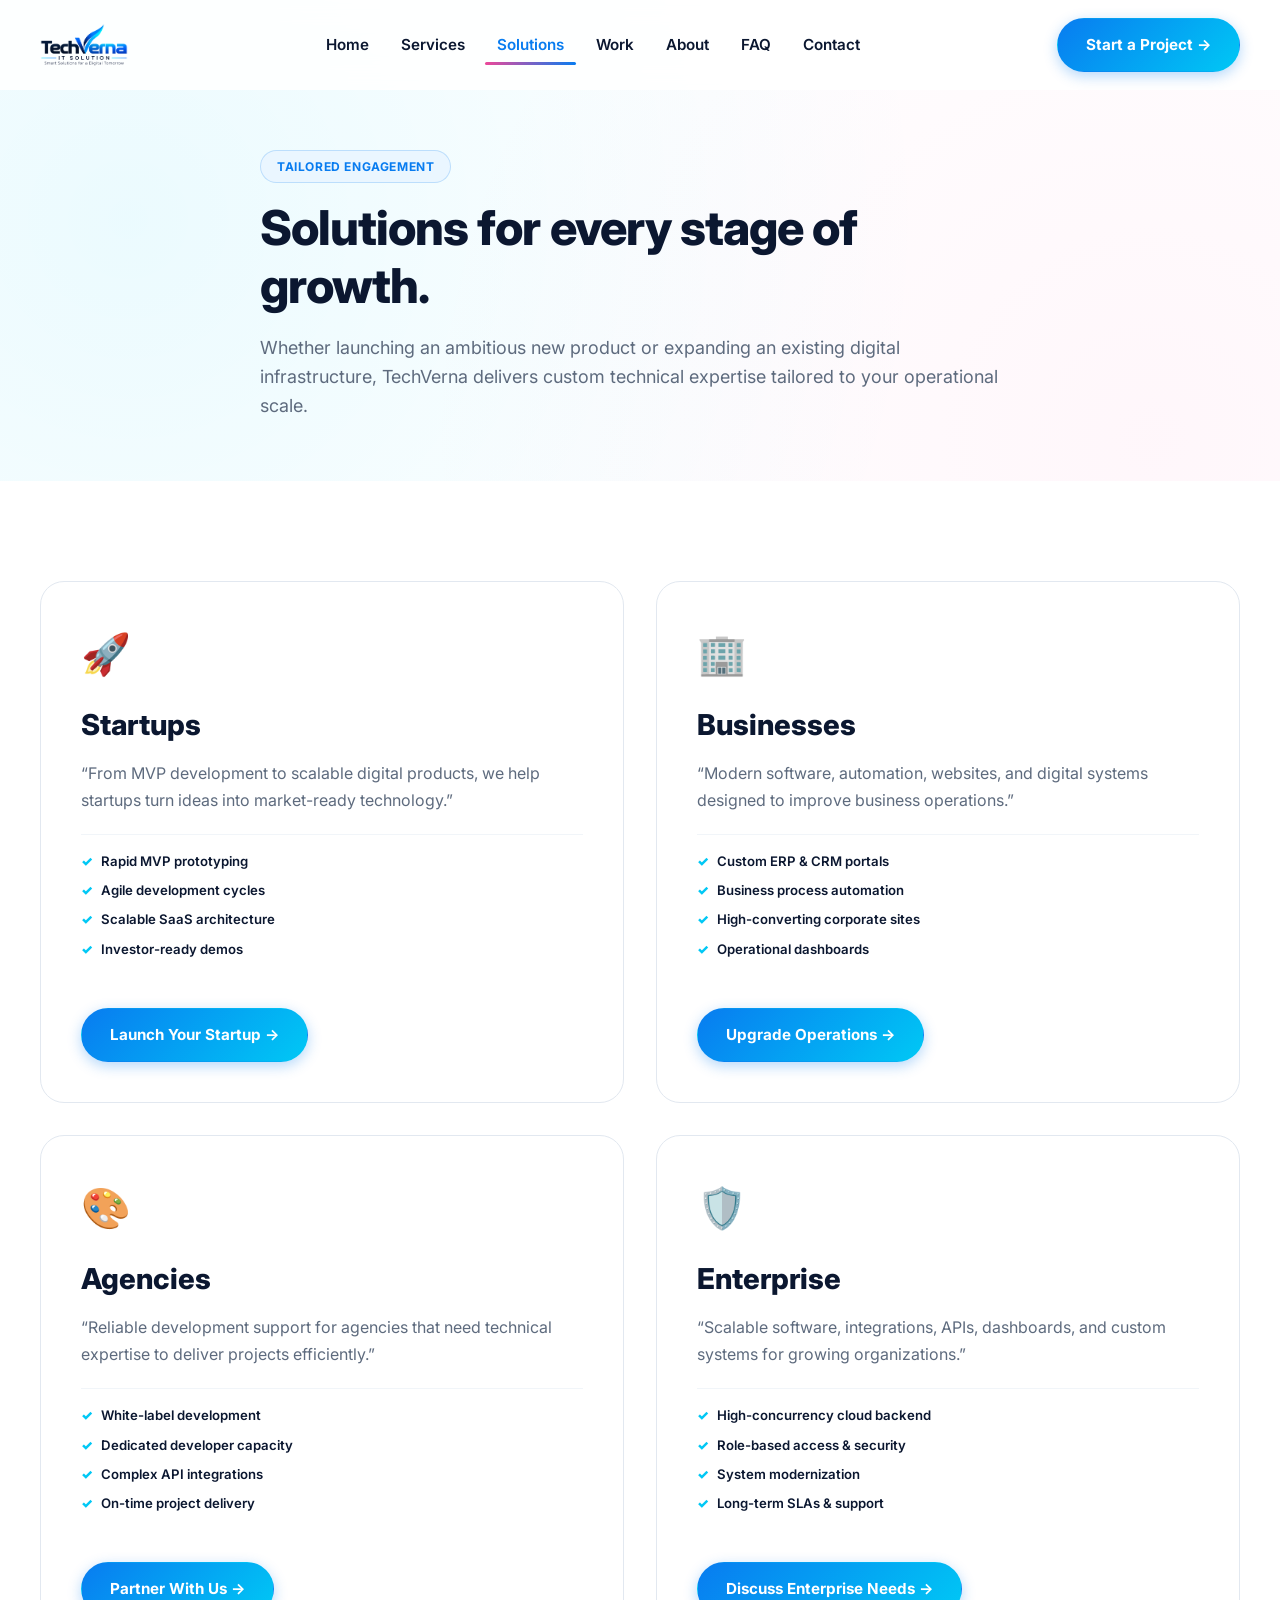
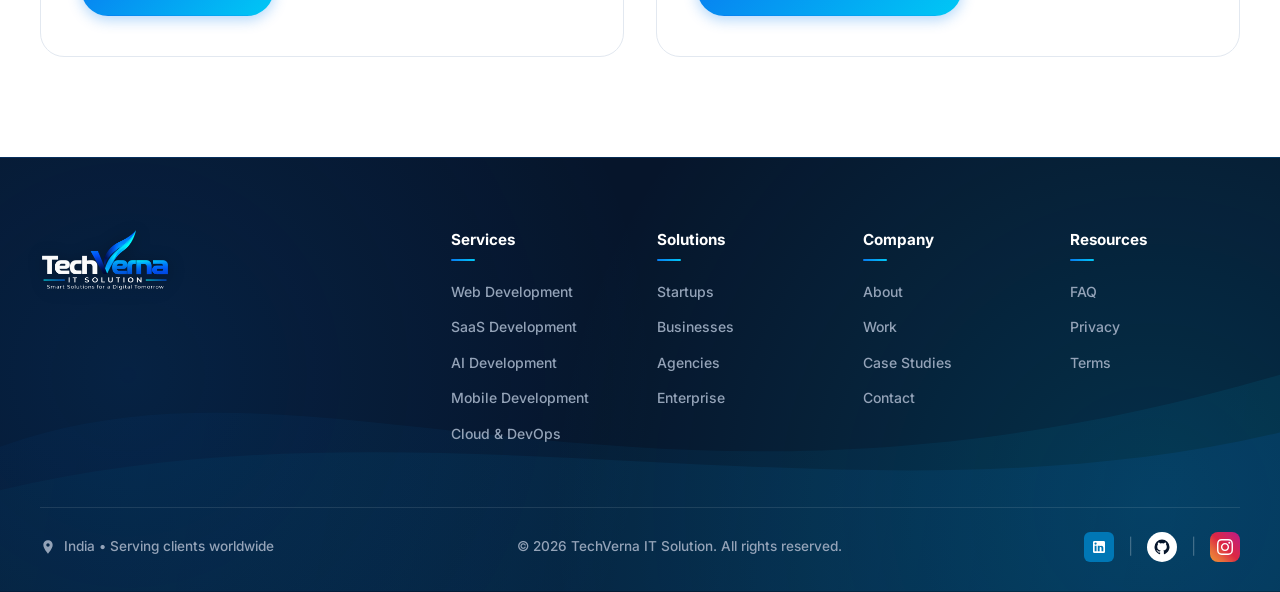
<file: solutions.html>
<!DOCTYPE html>
<html lang="en">
<head>
  <meta charset="UTF-8">
  <meta name="viewport" content="width=device-width, initial-scale=1.0">
  <title>Solutions | TechVerna IT Solution</title>
  <meta name="description" content="Software development solutions for every stage of growth: Startups, Businesses, Agencies, and Enterprise.">
    <meta name="google-site-verification" content="HEP0LEoK5Uc9oOuq4HN0b5jV79jJ20gmPk0bxFxzll4">
  <link rel="canonical" href="https://techverna.pages.dev/solutions.html">
  <link rel="icon" type="image/png" href="assets/logo.png">

  <!-- Google Fonts: Inter -->
  <link rel="preconnect" href="https://fonts.googleapis.com">
  <link rel="preconnect" href="https://fonts.gstatic.com" crossorigin>
  <link href="https://fonts.googleapis.com/css2?family=Inter:wght@400;500;600;700;800&display=swap" rel="stylesheet">

  <link rel="stylesheet" href="css/style.css">
  <link rel="stylesheet" href="css/responsive.css">
  <link rel="stylesheet" href="css/animations.css">
</head>
<body class="ambient-bg">

  <!-- HEADER -->
    <header class="site-header">
    <div class="container header-container">
      <a href="index.html" class="brand-logo" aria-label="TechVerna IT Solution Home">
        <img src="assets/logo.png" alt="TechVerna IT Solution Logo">
      </a>

      <!-- Desktop Navigation -->
      <nav class="nav-menu">
        <a href="index.html" class="nav-link">Home</a>
        <a href="services.html" class="nav-link">Services</a>
        <a href="solutions.html" class="nav-link active">Solutions</a>
        <a href="work.html" class="nav-link">Work</a>
        <a href="about.html" class="nav-link">About</a>
        <a href="faq.html" class="nav-link">FAQ</a>
        <a href="contact.html" class="nav-link">Contact</a>
      </nav>

      <!-- Desktop Header CTA -->
      <div class="header-cta">
        <a href="contact.html" class="btn btn-primary">Start a Project →</a>
      </div>

      <!-- Mobile Hamburger Button -->
      <button id="hamburger-btn" class="hamburger-btn" aria-label="Toggle navigation menu" aria-expanded="false">
        <svg viewBox="0 0 24 24" fill="none" stroke="currentColor" stroke-width="2">
          <path d="M4 6h16M4 12h16M4 18h16" stroke-linecap="round"/>
        </svg>
      </button>
    </div>

    <!-- Mobile Slide-down Drawer -->
    <div id="mobile-menu" class="mobile-menu">
      <a href="index.html" class="nav-link">Home</a>
      <a href="services.html" class="nav-link">Services</a>
      <a href="solutions.html" class="nav-link active">Solutions</a>
      <a href="work.html" class="nav-link">Work</a>
      <a href="about.html" class="nav-link">About</a>
      <a href="faq.html" class="nav-link">FAQ</a>
      <a href="contact.html" class="nav-link">Contact</a>
      <a href="contact.html" class="btn btn-primary" style="margin-top: 10px; width: 100%;">Start a Project →</a>
    </div>
  </header>

  <!-- PAGE HERO -->
  <section class="hero-section" style="padding-bottom: 60px;">
    <div class="container text-center" style="max-width: 800px; margin: 0 auto;">
      <div class="badge-pill">Tailored Engagement</div>
      <h1 class="section-title" style="font-size: 3rem; margin-bottom: 20px;">Solutions for every stage of growth.</h1>
      <p class="section-subtitle">
        Whether launching an ambitious new product or expanding an existing digital infrastructure, TechVerna delivers custom technical expertise tailored to your operational scale.
      </p>
    </div>
  </section>

  <!-- SOLUTIONS DETAILED CARDS -->
  <section class="py-100 bg-white-section">
    <div class="container">
      <div class="solutions-detail-grid">
        <div id="startups" class="solution-card solutions-detail-card reveal">
          <div>
            <div style="font-size: 2.5rem; margin-bottom: 16px;">🚀</div>
            <h3 style="font-size: 1.8rem; margin-bottom: 12px;">Startups</h3>
            <p style="font-size: 1rem; line-height: 1.7; color: var(--color-muted-text); margin-bottom: 20px;">
              “From MVP development to scalable digital products, we help startups turn ideas into market-ready technology.”
            </p>
            <ul class="card-features">
              <li>Rapid MVP prototyping</li>
              <li>Agile development cycles</li>
              <li>Scalable SaaS architecture</li>
              <li>Investor-ready demos</li>
            </ul>
          </div>
          <div>
            <a href="contact.html" class="btn btn-primary" style="margin-top: 24px; display: inline-block;">Launch Your Startup →</a>
          </div>
        </div>

        <div id="businesses" class="solution-card solutions-detail-card reveal">
          <div>
            <div style="font-size: 2.5rem; margin-bottom: 16px;">🏢</div>
            <h3 style="font-size: 1.8rem; margin-bottom: 12px;">Businesses</h3>
            <p style="font-size: 1rem; line-height: 1.7; color: var(--color-muted-text); margin-bottom: 20px;">
              “Modern software, automation, websites, and digital systems designed to improve business operations.”
            </p>
            <ul class="card-features">
              <li>Custom ERP & CRM portals</li>
              <li>Business process automation</li>
              <li>High-converting corporate sites</li>
              <li>Operational dashboards</li>
            </ul>
          </div>
          <div>
            <a href="contact.html" class="btn btn-primary" style="margin-top: 24px; display: inline-block;">Upgrade Operations →</a>
          </div>
        </div>

        <div id="agencies" class="solution-card solutions-detail-card reveal">
          <div>
            <div style="font-size: 2.5rem; margin-bottom: 16px;">🎨</div>
            <h3 style="font-size: 1.8rem; margin-bottom: 12px;">Agencies</h3>
            <p style="font-size: 1rem; line-height: 1.7; color: var(--color-muted-text); margin-bottom: 20px;">
              “Reliable development support for agencies that need technical expertise to deliver projects efficiently.”
            </p>
            <ul class="card-features">
              <li>White-label development</li>
              <li>Dedicated developer capacity</li>
              <li>Complex API integrations</li>
              <li>On-time project delivery</li>
            </ul>
          </div>
          <div>
            <a href="contact.html" class="btn btn-primary" style="margin-top: 24px; display: inline-block;">Partner With Us →</a>
          </div>
        </div>

        <div id="enterprise" class="solution-card solutions-detail-card reveal">
          <div>
            <div style="font-size: 2.5rem; margin-bottom: 16px;">🛡️</div>
            <h3 style="font-size: 1.8rem; margin-bottom: 12px;">Enterprise</h3>
            <p style="font-size: 1rem; line-height: 1.7; color: var(--color-muted-text); margin-bottom: 20px;">
              “Scalable software, integrations, APIs, dashboards, and custom systems for growing organizations.”
            </p>
            <ul class="card-features">
              <li>High-concurrency cloud backend</li>
              <li>Role-based access & security</li>
              <li>System modernization</li>
              <li>Long-term SLAs & support</li>
            </ul>
          </div>
          <div>
            <a href="contact.html" class="btn btn-primary" style="margin-top: 24px; display: inline-block;">Discuss Enterprise Needs →</a>
          </div>
        </div>
      </div>
    </div>
  </section>

  <!-- FOOTER -->
        <footer class="site-footer">
    <!-- Flowing Wave SVG Graphic Background Canvas -->
    <svg class="footer-wave-svg" viewBox="0 0 1200 300" preserveAspectRatio="none" fill="none">
      <path d="M0 200 C 300 120, 600 280, 1200 150 L 1200 300 L 0 300 Z" fill="url(#waveGrad1)" opacity="0.35"/>
      <path d="M0 230 C 400 160, 800 260, 1200 190 L 1200 300 L 0 300 Z" fill="url(#waveGrad2)" opacity="0.45"/>
      <defs>
        <linearGradient id="waveGrad1" x1="0" y1="0" x2="1200" y2="300" gradientUnits="userSpaceOnUse">
          <stop offset="0%" stop-color="#087CF0" stop-opacity="0.25"/>
          <stop offset="100%" stop-color="#00C8F5" stop-opacity="0.5"/>
        </linearGradient>
        <linearGradient id="waveGrad2" x1="0" y1="0" x2="1200" y2="300" gradientUnits="userSpaceOnUse">
          <stop offset="0%" stop-color="#00C8F5" stop-opacity="0.15"/>
          <stop offset="100%" stop-color="#087CF0" stop-opacity="0.6"/>
        </linearGradient>
      </defs>
    </svg>

    <div class="container footer-container-inner">
      <div class="footer-top">
        <!-- LEFT FOOTER BRAND -->
        <div class="footer-brand">
          <a href="index.html" aria-label="TechVerna IT Solution Logo">
            <img src="assets/logo-footer.png" alt="TechVerna IT Solution Logo" class="footer-logo-img">
          </a>
        </div>

        <!-- SERVICES -->
        <div class="footer-col">
          <h4>Services</h4>
          <div class="footer-heading-underline"></div>
          <ul>
            <li><a href="services/web-development.html">Web Development</a></li>
            <li><a href="services/saas-development.html">SaaS Development</a></li>
            <li><a href="services/ai-development.html">AI Development</a></li>
            <li><a href="services/mobile-development.html">Mobile Development</a></li>
            <li><a href="services/backend-api-development.html">Cloud &amp; DevOps</a></li>
          </ul>
        </div>

        <!-- SOLUTIONS -->
        <div class="footer-col">
          <h4>Solutions</h4>
          <div class="footer-heading-underline"></div>
          <ul>
            <li><a href="solutions.html#startups">Startups</a></li>
            <li><a href="solutions.html#businesses">Businesses</a></li>
            <li><a href="solutions.html#agencies">Agencies</a></li>
            <li><a href="solutions.html#enterprise">Enterprise</a></li>
          </ul>
        </div>

        <!-- COMPANY -->
        <div class="footer-col">
          <h4>Company</h4>
          <div class="footer-heading-underline"></div>
          <ul>
            <li><a href="about.html">About</a></li>
            <li><a href="work.html">Work</a></li>
            <li><a href="work.html">Case Studies</a></li>
            <li><a href="contact.html">Contact</a></li>
          </ul>
        </div>

        <!-- RESOURCES -->
        <div class="footer-col">
          <h4>Resources</h4>
          <div class="footer-heading-underline"></div>
          <ul>
            <li><a href="faq.html">FAQ</a></li>
            <li><a href="privacy.html">Privacy</a></li>
            <li><a href="terms.html">Terms</a></li>
          </ul>
        </div>
      </div>

      <!-- FOOTER BOTTOM BAR MATCHING REFERENCE SCREENSHOT -->
      <div class="footer-bottom">
        <div class="footer-location-pin">
          <svg width="16" height="16" viewBox="0 0 24 24" fill="currentColor" style="color: #94A3B8;">
            <path d="M12 2C8.13 2 5 5.13 5 9c0 5.25 7 13 7 13s7-7.75 7-13c0-3.87-3.13-7-7-7zm0 9.5c-1.38 0-2.5-1.12-2.5-2.5s1.12-2.5 2.5-2.5 2.5 1.12 2.5 2.5-1.12 2.5-2.5 2.5z"/>
          </svg>
          <span>India • Serving clients worldwide</span>
        </div>

        <div class="footer-copyright-text">
          © <span id="current-year">2026</span> TechVerna IT Solution. All rights reserved.
        </div>

        <div class="social-links-row">
          <!-- LinkedIn Icon -->
          <a href="https://www.linkedin.com/company/techverna-it-solution/" target="_blank" rel="noopener noreferrer" class="social-icon-btn linkedin" aria-label="LinkedIn">
            <svg width="16" height="16" fill="currentColor" viewBox="0 0 24 24">
              <path d="M19 3a2 2 0 0 1 2 2v14a2 2 0 0 1-2 2H5a2 2 0 0 1-2-2V5a2 2 0 0 1 2-2h14m-.5 15.5v-5.3a3.26 3.26 0 0 0-3.26-3.26c-.85 0-1.84.52-2.28 1.3v-1.11h-2.79v8.37h2.79v-4.93c0-.77.62-1.4 1.39-1.4a1.4 1.4 0 0 1 1.4 1.4v4.93h2.75M6.88 8.56a1.68 1.68 0 0 0 1.68-1.68c0-.93-.75-1.69-1.68-1.69a1.69 1.69 0 0 0-1.69 1.69c0 .93.76 1.68 1.69 1.68m1.39 9.94v-8.37H5.5v8.37h2.77z"/>
            </svg>
          </a>

          <span class="social-divider-pipe">|</span>

          <!-- GitHub Icon -->
          <a href="https://github.com/techvernaitsolution" target="_blank" rel="noopener noreferrer" class="social-icon-btn github" aria-label="GitHub">
            <svg width="18" height="18" fill="currentColor" viewBox="0 0 24 24">
              <path d="M12 2A10 10 0 0 0 2 12c0 4.42 2.87 8.17 6.84 9.5.5.08.66-.23.66-.5v-1.69c-2.77.6-3.36-1.34-3.36-1.34-.46-1.16-1.11-1.47-1.11-1.47-.91-.62.07-.6.07-.6 1 .07 1.53 1.03 1.53 1.03.87 1.52 2.34 1.07 2.91.83.1-.65.35-1.09.63-1.34-2.22-.25-4.55-1.11-4.55-4.92 0-1.11.38-2 1.03-2.71-.1-.25-.45-1.29.1-2.64 0 0 .84-.27 2.75 1.02.79-.22 1.65-.33 2.5-.33.85 0 1.71.11 2.5.33 1.91-1.29 2.75-1.02 2.75-1.02.55 1.35.2 2.39.1 2.64.65.71 1.03 1.6 1.03 2.71 0 3.82-2.34 4.66-4.57 4.91.36.31.69.92.69 1.85V21c0 .27.16.59.67.5C19.14 20.16 22 16.42 22 12A10 10 0 0 0 12 2z"/>
            </svg>
          </a>

          <span class="social-divider-pipe">|</span>

          <!-- Instagram Icon -->
          <a href="https://www.instagram.com/techvernaitsolution.in" target="_blank" rel="noopener noreferrer" class="social-icon-btn instagram" aria-label="Instagram">
            <svg width="16" height="16" fill="currentColor" viewBox="0 0 24 24">
              <path d="M12 2.163c3.204 0 3.584.012 4.85.07 3.252.148 4.771 1.691 4.919 4.919.058 1.265.069 1.645.069 4.849 0 3.205-.012 3.584-.069 4.849-.149 3.225-1.664 4.771-4.919 4.919-1.266.058-1.644.07-4.85.07-3.204 0-3.584-.012-4.849-.07-3.26-.149-4.771-1.699-4.919-4.92-.058-1.265-.07-1.644-.07-4.849 0-3.204.013-3.583.07-4.849.149-3.227 1.664-4.771 4.919-4.919 1.266-.057 1.645-.069 4.849-.069zm0-2.163c-3.259 0-3.667.014-4.947.072-4.358.2-6.78 2.618-6.98 6.98-.059 1.281-.073 1.689-.073 4.948 0 3.259.014 3.668.072 4.948.2 4.358 2.618 6.78 6.98 6.98 1.281.058 1.689.072 4.948.072 3.259 0 3.668-.014 4.948-.072 4.354-.2 6.782-2.618 6.979-6.98.059-1.28.073-1.689.073-4.948 0-3.259-.014-3.667-.072-4.947-.196-4.354-2.617-6.78-6.979-6.98-1.281-.059-1.69-.073-4.949-.073zm0 5.838c-3.403 0-6.162 2.759-6.162 6.162s2.759 6.163 6.162 6.163 6.162-2.759 6.162-6.163c0-3.403-2.759-6.162-6.162-6.162zm0 10.162c-2.209 0-4-1.79-4-4 0-2.209 1.791-4 4-4s4 1.791 4 4c0 2.21-1.791 4-4 4zm6.406-11.845c-.796 0-1.441.645-1.441 1.44s.645 1.44 1.441 1.44c.795 0 1.439-.645 1.439-1.44s-.644-1.44-1.439-1.44z"/>
            </svg>
          </a>
        </div>
      </div>
    </div>
  </footer>

  <script src="js/main.js" defer></script>
  <script src="js/navigation.js" defer></script>
</body>
</html>
</file>
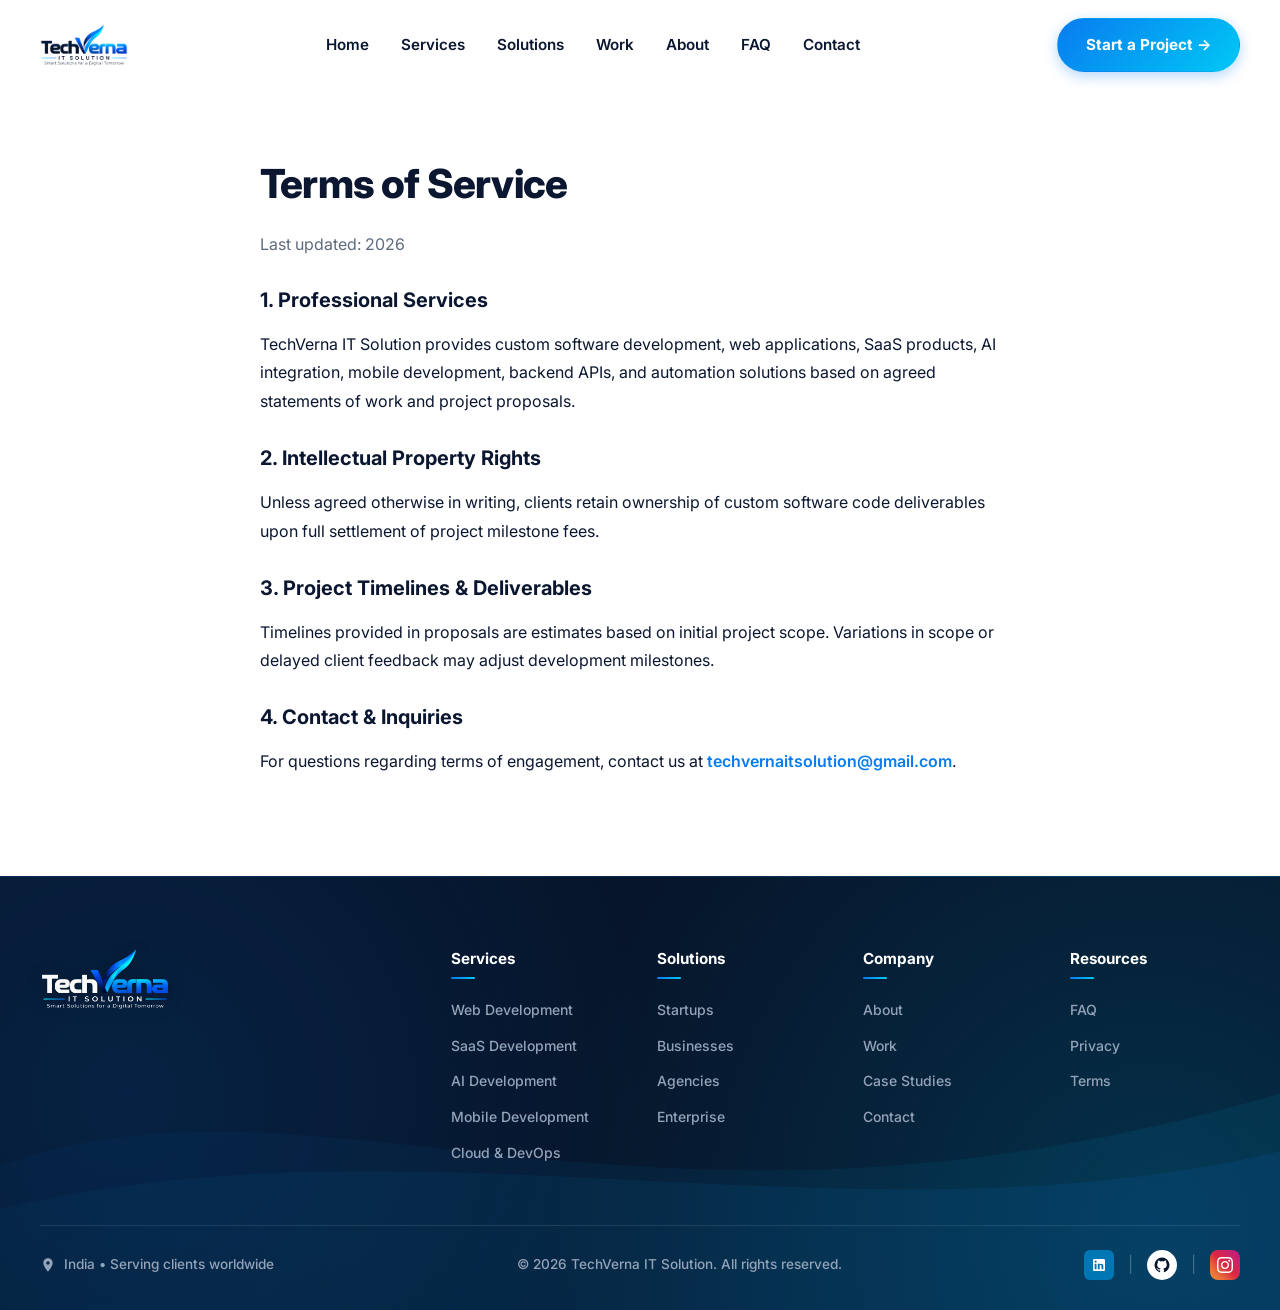
<file: terms.html>
<!DOCTYPE html>
<html lang="en">
<head>
  <meta charset="UTF-8">
  <meta name="viewport" content="width=device-width, initial-scale=1.0">
  <title>Terms of Service | TechVerna IT Solution</title>
  <meta name="description" content="Terms of Service for TechVerna IT Solution. Standards of engagement for software development, SaaS, and digital products.">
    <meta name="google-site-verification" content="HEP0LEoK5Uc9oOuq4HN0b5jV79jJ20gmPk0bxFxzll4">
  <link rel="canonical" href="https://techverna.pages.dev/terms.html">
  <link rel="icon" type="image/png" href="assets/logo.png">

  <!-- Google Fonts: Inter -->
  <link rel="preconnect" href="https://fonts.googleapis.com">
  <link rel="preconnect" href="https://fonts.gstatic.com" crossorigin>
  <link href="https://fonts.googleapis.com/css2?family=Inter:wght@400;500;600;700;800&display=swap" rel="stylesheet">

  <link rel="stylesheet" href="css/style.css">
  <link rel="stylesheet" href="css/responsive.css">
  <link rel="stylesheet" href="css/animations.css">
</head>
<body class="ambient-bg">

  <!-- HEADER -->
    <header class="site-header">
    <div class="container header-container">
      <a href="index.html" class="brand-logo" aria-label="TechVerna IT Solution Home">
        <img src="assets/logo.png" alt="TechVerna IT Solution Logo">
      </a>

      <!-- Desktop Navigation -->
      <nav class="nav-menu">
        <a href="index.html" class="nav-link">Home</a>
        <a href="services.html" class="nav-link">Services</a>
        <a href="solutions.html" class="nav-link">Solutions</a>
        <a href="work.html" class="nav-link">Work</a>
        <a href="about.html" class="nav-link">About</a>
        <a href="faq.html" class="nav-link">FAQ</a>
        <a href="contact.html" class="nav-link">Contact</a>
      </nav>

      <!-- Desktop Header CTA -->
      <div class="header-cta">
        <a href="contact.html" class="btn btn-primary">Start a Project →</a>
      </div>

      <!-- Mobile Hamburger Button -->
      <button id="hamburger-btn" class="hamburger-btn" aria-label="Toggle navigation menu" aria-expanded="false">
        <svg viewBox="0 0 24 24" fill="none" stroke="currentColor" stroke-width="2">
          <path d="M4 6h16M4 12h16M4 18h16" stroke-linecap="round"/>
        </svg>
      </button>
    </div>

    <!-- Mobile Slide-down Drawer -->
    <div id="mobile-menu" class="mobile-menu">
      <a href="index.html" class="nav-link">Home</a>
      <a href="services.html" class="nav-link">Services</a>
      <a href="solutions.html" class="nav-link">Solutions</a>
      <a href="work.html" class="nav-link">Work</a>
      <a href="about.html" class="nav-link">About</a>
      <a href="faq.html" class="nav-link">FAQ</a>
      <a href="contact.html" class="nav-link">Contact</a>
      <a href="contact.html" class="btn btn-primary" style="margin-top: 10px; width: 100%;">Start a Project →</a>
    </div>
  </header>

  <!-- CONTENT -->
  <section class="py-100 bg-white-section" style="padding-top: 160px;">
    <div class="container" style="max-width: 800px;">
      <h1 class="section-title" style="text-align: left; margin-bottom: 24px;">Terms of Service</h1>
      <p style="color: var(--color-muted-text); margin-bottom: 24px;">Last updated: 2026</p>

      <div style="line-height: 1.8; color: var(--color-dark-text);">
        <h3 style="font-size: 1.25rem; font-weight: 700; margin-top: 24px; margin-bottom: 12px;">1. Professional Services</h3>
        <p>TechVerna IT Solution provides custom software development, web applications, SaaS products, AI integration, mobile development, backend APIs, and automation solutions based on agreed statements of work and project proposals.</p>

        <h3 style="font-size: 1.25rem; font-weight: 700; margin-top: 24px; margin-bottom: 12px;">2. Intellectual Property Rights</h3>
        <p>Unless agreed otherwise in writing, clients retain ownership of custom software code deliverables upon full settlement of project milestone fees.</p>

        <h3 style="font-size: 1.25rem; font-weight: 700; margin-top: 24px; margin-bottom: 12px;">3. Project Timelines & Deliverables</h3>
        <p>Timelines provided in proposals are estimates based on initial project scope. Variations in scope or delayed client feedback may adjust development milestones.</p>

        <h3 style="font-size: 1.25rem; font-weight: 700; margin-top: 24px; margin-bottom: 12px;">4. Contact & Inquiries</h3>
        <p>For questions regarding terms of engagement, contact us at <a href="mailto:techvernaitsolution@gmail.com" style="color: var(--color-primary-blue); font-weight: 600;">techvernaitsolution@gmail.com</a>.</p>
      </div>
    </div>
  </section>

  <!-- FOOTER -->
        <footer class="site-footer">
    <!-- Flowing Wave SVG Graphic Background Canvas -->
    <svg class="footer-wave-svg" viewBox="0 0 1200 300" preserveAspectRatio="none" fill="none">
      <path d="M0 200 C 300 120, 600 280, 1200 150 L 1200 300 L 0 300 Z" fill="url(#waveGrad1)" opacity="0.35"/>
      <path d="M0 230 C 400 160, 800 260, 1200 190 L 1200 300 L 0 300 Z" fill="url(#waveGrad2)" opacity="0.45"/>
      <defs>
        <linearGradient id="waveGrad1" x1="0" y1="0" x2="1200" y2="300" gradientUnits="userSpaceOnUse">
          <stop offset="0%" stop-color="#087CF0" stop-opacity="0.25"/>
          <stop offset="100%" stop-color="#00C8F5" stop-opacity="0.5"/>
        </linearGradient>
        <linearGradient id="waveGrad2" x1="0" y1="0" x2="1200" y2="300" gradientUnits="userSpaceOnUse">
          <stop offset="0%" stop-color="#00C8F5" stop-opacity="0.15"/>
          <stop offset="100%" stop-color="#087CF0" stop-opacity="0.6"/>
        </linearGradient>
      </defs>
    </svg>

    <div class="container footer-container-inner">
      <div class="footer-top">
        <!-- LEFT FOOTER BRAND -->
        <div class="footer-brand">
          <a href="index.html" aria-label="TechVerna IT Solution Logo">
            <img src="assets/logo-footer.png" alt="TechVerna IT Solution Logo" class="footer-logo-img">
          </a>
        </div>

        <!-- SERVICES -->
        <div class="footer-col">
          <h4>Services</h4>
          <div class="footer-heading-underline"></div>
          <ul>
            <li><a href="services/web-development.html">Web Development</a></li>
            <li><a href="services/saas-development.html">SaaS Development</a></li>
            <li><a href="services/ai-development.html">AI Development</a></li>
            <li><a href="services/mobile-development.html">Mobile Development</a></li>
            <li><a href="services/backend-api-development.html">Cloud &amp; DevOps</a></li>
          </ul>
        </div>

        <!-- SOLUTIONS -->
        <div class="footer-col">
          <h4>Solutions</h4>
          <div class="footer-heading-underline"></div>
          <ul>
            <li><a href="solutions.html#startups">Startups</a></li>
            <li><a href="solutions.html#businesses">Businesses</a></li>
            <li><a href="solutions.html#agencies">Agencies</a></li>
            <li><a href="solutions.html#enterprise">Enterprise</a></li>
          </ul>
        </div>

        <!-- COMPANY -->
        <div class="footer-col">
          <h4>Company</h4>
          <div class="footer-heading-underline"></div>
          <ul>
            <li><a href="about.html">About</a></li>
            <li><a href="work.html">Work</a></li>
            <li><a href="work.html">Case Studies</a></li>
            <li><a href="contact.html">Contact</a></li>
          </ul>
        </div>

        <!-- RESOURCES -->
        <div class="footer-col">
          <h4>Resources</h4>
          <div class="footer-heading-underline"></div>
          <ul>
            <li><a href="faq.html">FAQ</a></li>
            <li><a href="privacy.html">Privacy</a></li>
            <li><a href="terms.html">Terms</a></li>
          </ul>
        </div>
      </div>

      <!-- FOOTER BOTTOM BAR MATCHING REFERENCE SCREENSHOT -->
      <div class="footer-bottom">
        <div class="footer-location-pin">
          <svg width="16" height="16" viewBox="0 0 24 24" fill="currentColor" style="color: #94A3B8;">
            <path d="M12 2C8.13 2 5 5.13 5 9c0 5.25 7 13 7 13s7-7.75 7-13c0-3.87-3.13-7-7-7zm0 9.5c-1.38 0-2.5-1.12-2.5-2.5s1.12-2.5 2.5-2.5 2.5 1.12 2.5 2.5-1.12 2.5-2.5 2.5z"/>
          </svg>
          <span>India • Serving clients worldwide</span>
        </div>

        <div class="footer-copyright-text">
          © <span id="current-year">2026</span> TechVerna IT Solution. All rights reserved.
        </div>

        <div class="social-links-row">
          <!-- LinkedIn Icon -->
          <a href="https://www.linkedin.com/company/techverna-it-solution/" target="_blank" rel="noopener noreferrer" class="social-icon-btn linkedin" aria-label="LinkedIn">
            <svg width="16" height="16" fill="currentColor" viewBox="0 0 24 24">
              <path d="M19 3a2 2 0 0 1 2 2v14a2 2 0 0 1-2 2H5a2 2 0 0 1-2-2V5a2 2 0 0 1 2-2h14m-.5 15.5v-5.3a3.26 3.26 0 0 0-3.26-3.26c-.85 0-1.84.52-2.28 1.3v-1.11h-2.79v8.37h2.79v-4.93c0-.77.62-1.4 1.39-1.4a1.4 1.4 0 0 1 1.4 1.4v4.93h2.75M6.88 8.56a1.68 1.68 0 0 0 1.68-1.68c0-.93-.75-1.69-1.68-1.69a1.69 1.69 0 0 0-1.69 1.69c0 .93.76 1.68 1.69 1.68m1.39 9.94v-8.37H5.5v8.37h2.77z"/>
            </svg>
          </a>

          <span class="social-divider-pipe">|</span>

          <!-- GitHub Icon -->
          <a href="https://github.com/techvernaitsolution" target="_blank" rel="noopener noreferrer" class="social-icon-btn github" aria-label="GitHub">
            <svg width="18" height="18" fill="currentColor" viewBox="0 0 24 24">
              <path d="M12 2A10 10 0 0 0 2 12c0 4.42 2.87 8.17 6.84 9.5.5.08.66-.23.66-.5v-1.69c-2.77.6-3.36-1.34-3.36-1.34-.46-1.16-1.11-1.47-1.11-1.47-.91-.62.07-.6.07-.6 1 .07 1.53 1.03 1.53 1.03.87 1.52 2.34 1.07 2.91.83.1-.65.35-1.09.63-1.34-2.22-.25-4.55-1.11-4.55-4.92 0-1.11.38-2 1.03-2.71-.1-.25-.45-1.29.1-2.64 0 0 .84-.27 2.75 1.02.79-.22 1.65-.33 2.5-.33.85 0 1.71.11 2.5.33 1.91-1.29 2.75-1.02 2.75-1.02.55 1.35.2 2.39.1 2.64.65.71 1.03 1.6 1.03 2.71 0 3.82-2.34 4.66-4.57 4.91.36.31.69.92.69 1.85V21c0 .27.16.59.67.5C19.14 20.16 22 16.42 22 12A10 10 0 0 0 12 2z"/>
            </svg>
          </a>

          <span class="social-divider-pipe">|</span>

          <!-- Instagram Icon -->
          <a href="https://www.instagram.com/techvernaitsolution.in" target="_blank" rel="noopener noreferrer" class="social-icon-btn instagram" aria-label="Instagram">
            <svg width="16" height="16" fill="currentColor" viewBox="0 0 24 24">
              <path d="M12 2.163c3.204 0 3.584.012 4.85.07 3.252.148 4.771 1.691 4.919 4.919.058 1.265.069 1.645.069 4.849 0 3.205-.012 3.584-.069 4.849-.149 3.225-1.664 4.771-4.919 4.919-1.266.058-1.644.07-4.85.07-3.204 0-3.584-.012-4.849-.07-3.26-.149-4.771-1.699-4.919-4.92-.058-1.265-.07-1.644-.07-4.849 0-3.204.013-3.583.07-4.849.149-3.227 1.664-4.771 4.919-4.919 1.266-.057 1.645-.069 4.849-.069zm0-2.163c-3.259 0-3.667.014-4.947.072-4.358.2-6.78 2.618-6.98 6.98-.059 1.281-.073 1.689-.073 4.948 0 3.259.014 3.668.072 4.948.2 4.358 2.618 6.78 6.98 6.98 1.281.058 1.689.072 4.948.072 3.259 0 3.668-.014 4.948-.072 4.354-.2 6.782-2.618 6.979-6.98.059-1.28.073-1.689.073-4.948 0-3.259-.014-3.667-.072-4.947-.196-4.354-2.617-6.78-6.979-6.98-1.281-.059-1.69-.073-4.949-.073zm0 5.838c-3.403 0-6.162 2.759-6.162 6.162s2.759 6.163 6.162 6.163 6.162-2.759 6.162-6.163c0-3.403-2.759-6.162-6.162-6.162zm0 10.162c-2.209 0-4-1.79-4-4 0-2.209 1.791-4 4-4s4 1.791 4 4c0 2.21-1.791 4-4 4zm6.406-11.845c-.796 0-1.441.645-1.441 1.44s.645 1.44 1.441 1.44c.795 0 1.439-.645 1.439-1.44s-.644-1.44-1.439-1.44z"/>
            </svg>
          </a>
        </div>
      </div>
    </div>
  </footer>

  <script src="js/main.js" defer></script>
  <script src="js/navigation.js" defer></script>
</body>
</html>
</file>
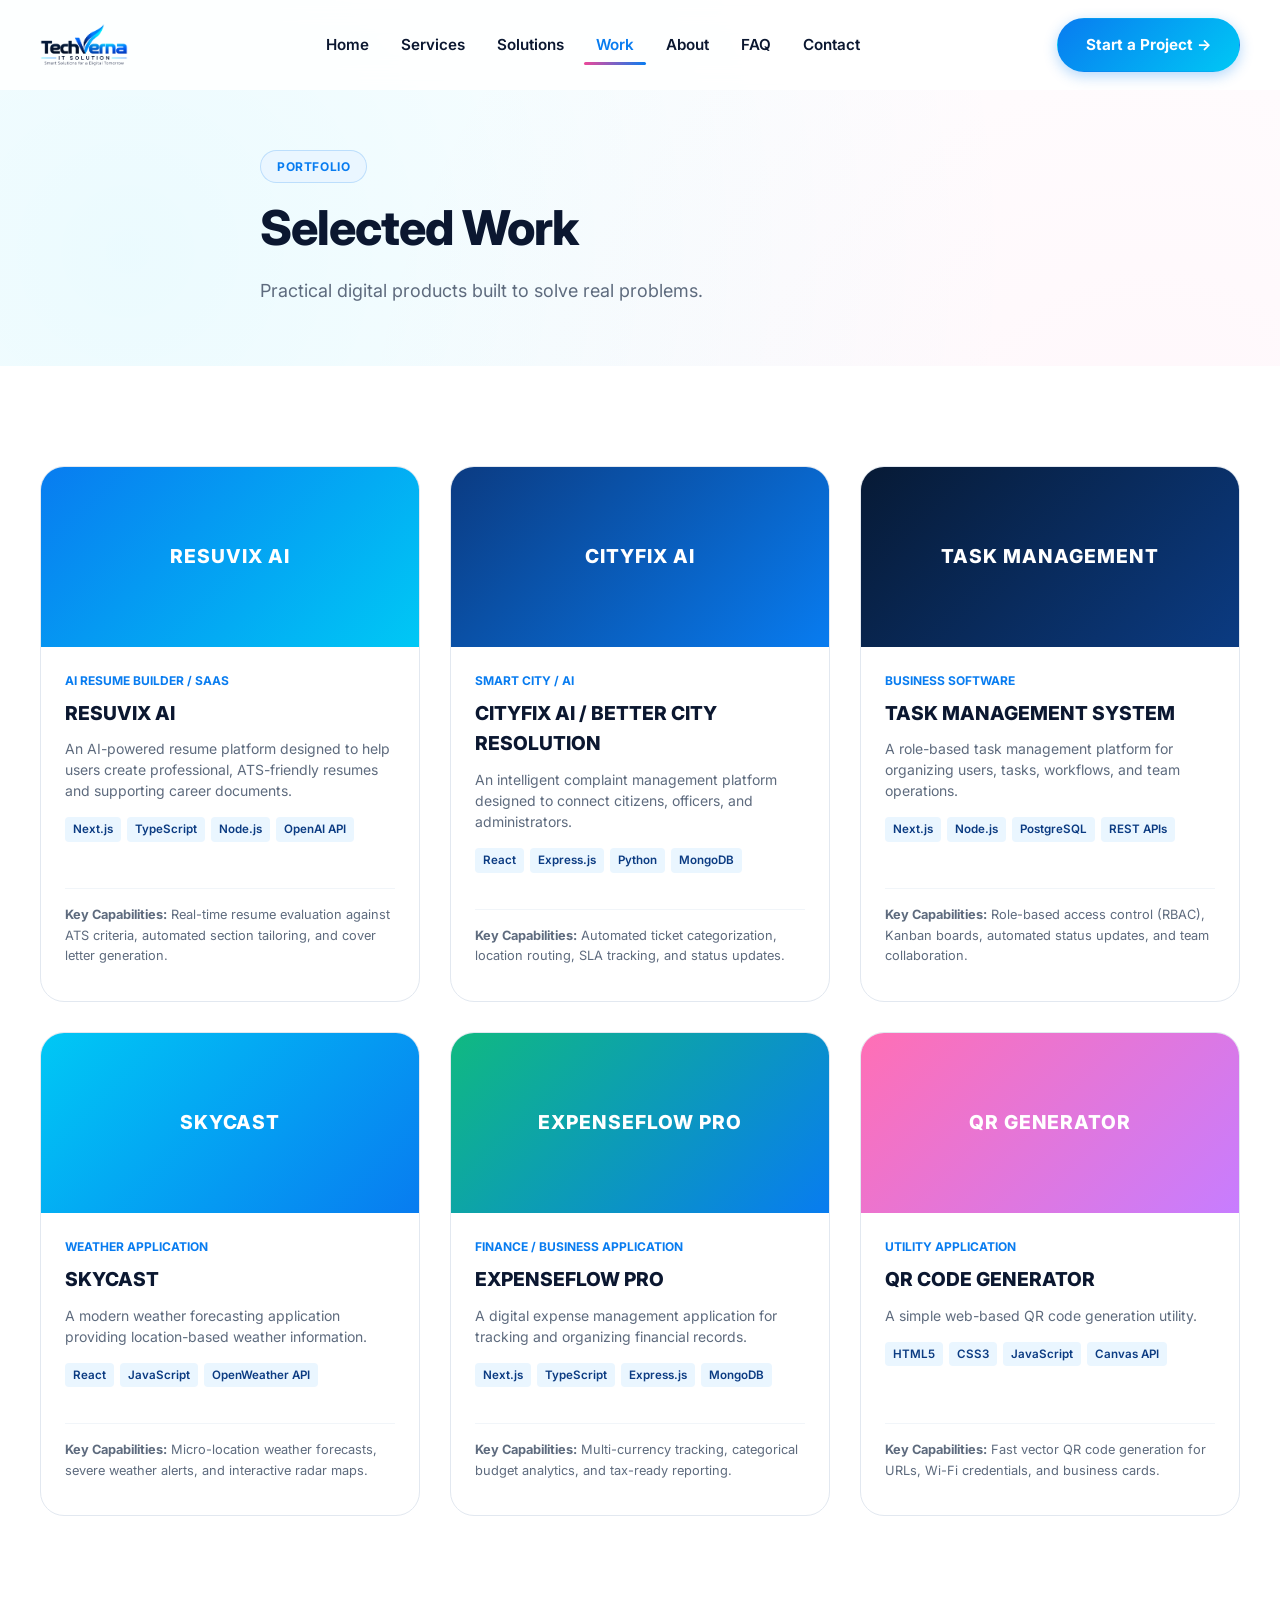
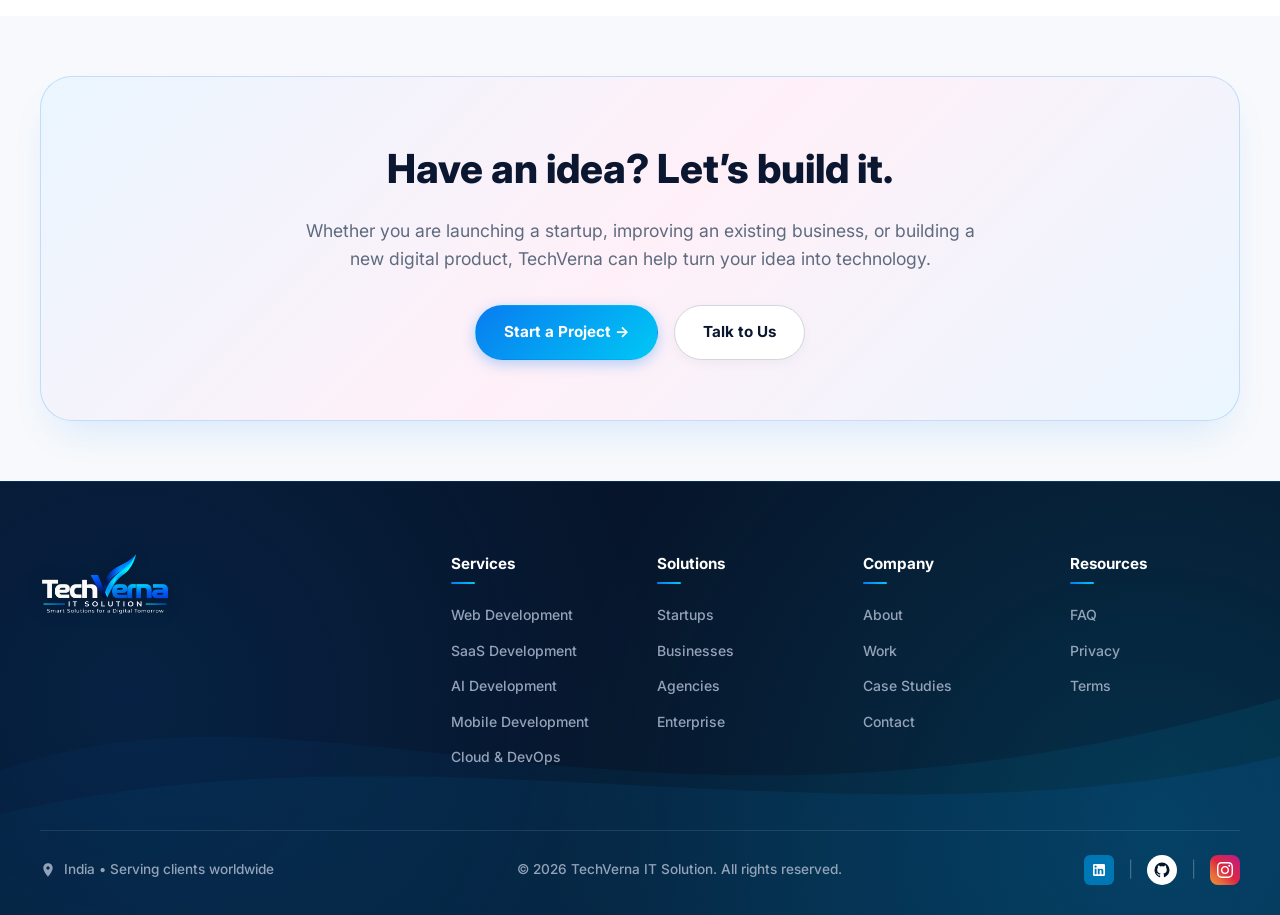
<file: work.html>
<!DOCTYPE html>
<html lang="en">
<head>
  <meta charset="UTF-8">
  <meta name="viewport" content="width=device-width, initial-scale=1.0">
  <title>Selected Work | TechVerna IT Solution</title>
  <meta name="description" content="Explore real software development projects built by TechVerna IT Solution: Resuvix AI, CityFix AI, Task Management System, SkyCast, ExpenseFlow Pro, QR Code Generator.">
    <meta name="google-site-verification" content="HEP0LEoK5Uc9oOuq4HN0b5jV79jJ20gmPk0bxFxzll4">
  <link rel="canonical" href="https://techverna.pages.dev/work.html">
  <link rel="icon" type="image/png" href="assets/logo.png">

  <!-- Google Fonts: Inter -->
  <link rel="preconnect" href="https://fonts.googleapis.com">
  <link rel="preconnect" href="https://fonts.gstatic.com" crossorigin>
  <link href="https://fonts.googleapis.com/css2?family=Inter:wght@400;500;600;700;800&display=swap" rel="stylesheet">

  <link rel="stylesheet" href="css/style.css">
  <link rel="stylesheet" href="css/responsive.css">
  <link rel="stylesheet" href="css/animations.css">
</head>
<body class="ambient-bg">

  <!-- HEADER -->
    <header class="site-header">
    <div class="container header-container">
      <a href="index.html" class="brand-logo" aria-label="TechVerna IT Solution Home">
        <img src="assets/logo.png" alt="TechVerna IT Solution Logo">
      </a>

      <!-- Desktop Navigation -->
      <nav class="nav-menu">
        <a href="index.html" class="nav-link">Home</a>
        <a href="services.html" class="nav-link">Services</a>
        <a href="solutions.html" class="nav-link">Solutions</a>
        <a href="work.html" class="nav-link active">Work</a>
        <a href="about.html" class="nav-link">About</a>
        <a href="faq.html" class="nav-link">FAQ</a>
        <a href="contact.html" class="nav-link">Contact</a>
      </nav>

      <!-- Desktop Header CTA -->
      <div class="header-cta">
        <a href="contact.html" class="btn btn-primary">Start a Project →</a>
      </div>

      <!-- Mobile Hamburger Button -->
      <button id="hamburger-btn" class="hamburger-btn" aria-label="Toggle navigation menu" aria-expanded="false">
        <svg viewBox="0 0 24 24" fill="none" stroke="currentColor" stroke-width="2">
          <path d="M4 6h16M4 12h16M4 18h16" stroke-linecap="round"/>
        </svg>
      </button>
    </div>

    <!-- Mobile Slide-down Drawer -->
    <div id="mobile-menu" class="mobile-menu">
      <a href="index.html" class="nav-link">Home</a>
      <a href="services.html" class="nav-link">Services</a>
      <a href="solutions.html" class="nav-link">Solutions</a>
      <a href="work.html" class="nav-link active">Work</a>
      <a href="about.html" class="nav-link">About</a>
      <a href="faq.html" class="nav-link">FAQ</a>
      <a href="contact.html" class="nav-link">Contact</a>
      <a href="contact.html" class="btn btn-primary" style="margin-top: 10px; width: 100%;">Start a Project →</a>
    </div>
  </header>

  <!-- PAGE HERO -->
  <section class="hero-section" style="padding-bottom: 60px;">
    <div class="container text-center" style="max-width: 800px; margin: 0 auto;">
      <div class="badge-pill">Portfolio</div>
      <h1 class="section-title" style="font-size: 3rem; margin-bottom: 20px;">Selected Work</h1>
      <p class="section-subtitle">
        Practical digital products built to solve real problems.
      </p>
    </div>
  </section>

  <!-- PROJECTS GRID -->
  <section class="py-100 bg-white-section">
    <div class="container">
      <div class="projects-grid">
        <!-- Project 1 -->
        <div class="project-card reveal">
          <div class="project-img-placeholder" style="background: linear-gradient(135deg, #087CF0, #00C8F5);">
            RESUVIX AI
          </div>
          <div class="project-body">
            <div>
              <div class="project-cat">AI Resume Builder / SaaS</div>
              <h3 class="project-title">RESUVIX AI</h3>
              <p class="project-desc">An AI-powered resume platform designed to help users create professional, ATS-friendly resumes and supporting career documents.</p>
              <div class="project-techs">
                <span class="project-tech-tag">Next.js</span>
                <span class="project-tech-tag">TypeScript</span>
                <span class="project-tech-tag">Node.js</span>
                <span class="project-tech-tag">OpenAI API</span>
              </div>
            </div>
            <div style="margin-top: 16px; padding-top: 16px; border-top: 1px solid #F1F5F9;">
              <p style="font-size: 0.8rem; color: var(--color-muted-text); margin-bottom: 10px;"><strong>Key Capabilities:</strong> Real-time resume evaluation against ATS criteria, automated section tailoring, and cover letter generation.</p>
            </div>
          </div>
        </div>

        <!-- Project 2 -->
        <div class="project-card reveal">
          <div class="project-img-placeholder" style="background: linear-gradient(135deg, #0B3B82, #087CF0);">
            CITYFIX AI
          </div>
          <div class="project-body">
            <div>
              <div class="project-cat">Smart City / AI</div>
              <h3 class="project-title">CITYFIX AI / BETTER CITY RESOLUTION</h3>
              <p class="project-desc">An intelligent complaint management platform designed to connect citizens, officers, and administrators.</p>
              <div class="project-techs">
                <span class="project-tech-tag">React</span>
                <span class="project-tech-tag">Express.js</span>
                <span class="project-tech-tag">Python</span>
                <span class="project-tech-tag">MongoDB</span>
              </div>
            </div>
            <div style="margin-top: 16px; padding-top: 16px; border-top: 1px solid #F1F5F9;">
              <p style="font-size: 0.8rem; color: var(--color-muted-text); margin-bottom: 10px;"><strong>Key Capabilities:</strong> Automated ticket categorization, location routing, SLA tracking, and status updates.</p>
            </div>
          </div>
        </div>

        <!-- Project 3 -->
        <div class="project-card reveal">
          <div class="project-img-placeholder" style="background: linear-gradient(135deg, #071A35, #0B3B82);">
            TASK MANAGEMENT
          </div>
          <div class="project-body">
            <div>
              <div class="project-cat">Business Software</div>
              <h3 class="project-title">TASK MANAGEMENT SYSTEM</h3>
              <p class="project-desc">A role-based task management platform for organizing users, tasks, workflows, and team operations.</p>
              <div class="project-techs">
                <span class="project-tech-tag">Next.js</span>
                <span class="project-tech-tag">Node.js</span>
                <span class="project-tech-tag">PostgreSQL</span>
                <span class="project-tech-tag">REST APIs</span>
              </div>
            </div>
            <div style="margin-top: 16px; padding-top: 16px; border-top: 1px solid #F1F5F9;">
              <p style="font-size: 0.8rem; color: var(--color-muted-text); margin-bottom: 10px;"><strong>Key Capabilities:</strong> Role-based access control (RBAC), Kanban boards, automated status updates, and team collaboration.</p>
            </div>
          </div>
        </div>

        <!-- Project 4 -->
        <div class="project-card reveal">
          <div class="project-img-placeholder" style="background: linear-gradient(135deg, #00C8F5, #087CF0);">
            SKYCAST
          </div>
          <div class="project-body">
            <div>
              <div class="project-cat">Weather Application</div>
              <h3 class="project-title">SKYCAST</h3>
              <p class="project-desc">A modern weather forecasting application providing location-based weather information.</p>
              <div class="project-techs">
                <span class="project-tech-tag">React</span>
                <span class="project-tech-tag">JavaScript</span>
                <span class="project-tech-tag">OpenWeather API</span>
              </div>
            </div>
            <div style="margin-top: 16px; padding-top: 16px; border-top: 1px solid #F1F5F9;">
              <p style="font-size: 0.8rem; color: var(--color-muted-text); margin-bottom: 10px;"><strong>Key Capabilities:</strong> Micro-location weather forecasts, severe weather alerts, and interactive radar maps.</p>
            </div>
          </div>
        </div>

        <!-- Project 5 -->
        <div class="project-card reveal">
          <div class="project-img-placeholder" style="background: linear-gradient(135deg, #10B981, #087CF0);">
            EXPENSEFLOW PRO
          </div>
          <div class="project-body">
            <div>
              <div class="project-cat">Finance / Business Application</div>
              <h3 class="project-title">EXPENSEFLOW PRO</h3>
              <p class="project-desc">A digital expense management application for tracking and organizing financial records.</p>
              <div class="project-techs">
                <span class="project-tech-tag">Next.js</span>
                <span class="project-tech-tag">TypeScript</span>
                <span class="project-tech-tag">Express.js</span>
                <span class="project-tech-tag">MongoDB</span>
              </div>
            </div>
            <div style="margin-top: 16px; padding-top: 16px; border-top: 1px solid #F1F5F9;">
              <p style="font-size: 0.8rem; color: var(--color-muted-text); margin-bottom: 10px;"><strong>Key Capabilities:</strong> Multi-currency tracking, categorical budget analytics, and tax-ready reporting.</p>
            </div>
          </div>
        </div>

        <!-- Project 6 -->
        <div class="project-card reveal">
          <div class="project-img-placeholder" style="background: linear-gradient(135deg, #FF6FB5, #C77DFF);">
            QR GENERATOR
          </div>
          <div class="project-body">
            <div>
              <div class="project-cat">Utility Application</div>
              <h3 class="project-title">QR CODE GENERATOR</h3>
              <p class="project-desc">A simple web-based QR code generation utility.</p>
              <div class="project-techs">
                <span class="project-tech-tag">HTML5</span>
                <span class="project-tech-tag">CSS3</span>
                <span class="project-tech-tag">JavaScript</span>
                <span class="project-tech-tag">Canvas API</span>
              </div>
            </div>
            <div style="margin-top: 16px; padding-top: 16px; border-top: 1px solid #F1F5F9;">
              <p style="font-size: 0.8rem; color: var(--color-muted-text); margin-bottom: 10px;"><strong>Key Capabilities:</strong> Fast vector QR code generation for URLs, Wi-Fi credentials, and business cards.</p>
            </div>
          </div>
        </div>
      </div>
    </div>
  </section>

  <!-- CTA -->
  <section class="py-60 bg-light-section">
    <div class="container">
      <div class="cta-banner reveal">
        <h2>Have an idea? Let’s build it.</h2>
        <p>Whether you are launching a startup, improving an existing business, or building a new digital product, TechVerna can help turn your idea into technology.</p>
        <div style="display: flex; gap: 16px; justify-content: center; flex-wrap: wrap;">
          <a href="contact.html" class="btn btn-primary">Start a Project →</a>
          <a href="https://wa.me/917004339203?text=Hello%20TechVerna%20IT%20Solution%2C%20I%20would%20like%20to%20discuss%20a%20project." target="_blank" rel="noopener noreferrer" class="btn btn-secondary">Talk to Us</a>
        </div>
      </div>
    </div>
  </section>

  <!-- FOOTER -->
        <footer class="site-footer">
    <!-- Flowing Wave SVG Graphic Background Canvas -->
    <svg class="footer-wave-svg" viewBox="0 0 1200 300" preserveAspectRatio="none" fill="none">
      <path d="M0 200 C 300 120, 600 280, 1200 150 L 1200 300 L 0 300 Z" fill="url(#waveGrad1)" opacity="0.35"/>
      <path d="M0 230 C 400 160, 800 260, 1200 190 L 1200 300 L 0 300 Z" fill="url(#waveGrad2)" opacity="0.45"/>
      <defs>
        <linearGradient id="waveGrad1" x1="0" y1="0" x2="1200" y2="300" gradientUnits="userSpaceOnUse">
          <stop offset="0%" stop-color="#087CF0" stop-opacity="0.25"/>
          <stop offset="100%" stop-color="#00C8F5" stop-opacity="0.5"/>
        </linearGradient>
        <linearGradient id="waveGrad2" x1="0" y1="0" x2="1200" y2="300" gradientUnits="userSpaceOnUse">
          <stop offset="0%" stop-color="#00C8F5" stop-opacity="0.15"/>
          <stop offset="100%" stop-color="#087CF0" stop-opacity="0.6"/>
        </linearGradient>
      </defs>
    </svg>

    <div class="container footer-container-inner">
      <div class="footer-top">
        <!-- LEFT FOOTER BRAND -->
        <div class="footer-brand">
          <a href="index.html" aria-label="TechVerna IT Solution Logo">
            <img src="assets/logo-footer.png" alt="TechVerna IT Solution Logo" class="footer-logo-img">
          </a>
        </div>

        <!-- SERVICES -->
        <div class="footer-col">
          <h4>Services</h4>
          <div class="footer-heading-underline"></div>
          <ul>
            <li><a href="services/web-development.html">Web Development</a></li>
            <li><a href="services/saas-development.html">SaaS Development</a></li>
            <li><a href="services/ai-development.html">AI Development</a></li>
            <li><a href="services/mobile-development.html">Mobile Development</a></li>
            <li><a href="services/backend-api-development.html">Cloud &amp; DevOps</a></li>
          </ul>
        </div>

        <!-- SOLUTIONS -->
        <div class="footer-col">
          <h4>Solutions</h4>
          <div class="footer-heading-underline"></div>
          <ul>
            <li><a href="solutions.html#startups">Startups</a></li>
            <li><a href="solutions.html#businesses">Businesses</a></li>
            <li><a href="solutions.html#agencies">Agencies</a></li>
            <li><a href="solutions.html#enterprise">Enterprise</a></li>
          </ul>
        </div>

        <!-- COMPANY -->
        <div class="footer-col">
          <h4>Company</h4>
          <div class="footer-heading-underline"></div>
          <ul>
            <li><a href="about.html">About</a></li>
            <li><a href="work.html">Work</a></li>
            <li><a href="work.html">Case Studies</a></li>
            <li><a href="contact.html">Contact</a></li>
          </ul>
        </div>

        <!-- RESOURCES -->
        <div class="footer-col">
          <h4>Resources</h4>
          <div class="footer-heading-underline"></div>
          <ul>
            <li><a href="faq.html">FAQ</a></li>
            <li><a href="privacy.html">Privacy</a></li>
            <li><a href="terms.html">Terms</a></li>
          </ul>
        </div>
      </div>

      <!-- FOOTER BOTTOM BAR MATCHING REFERENCE SCREENSHOT -->
      <div class="footer-bottom">
        <div class="footer-location-pin">
          <svg width="16" height="16" viewBox="0 0 24 24" fill="currentColor" style="color: #94A3B8;">
            <path d="M12 2C8.13 2 5 5.13 5 9c0 5.25 7 13 7 13s7-7.75 7-13c0-3.87-3.13-7-7-7zm0 9.5c-1.38 0-2.5-1.12-2.5-2.5s1.12-2.5 2.5-2.5 2.5 1.12 2.5 2.5-1.12 2.5-2.5 2.5z"/>
          </svg>
          <span>India • Serving clients worldwide</span>
        </div>

        <div class="footer-copyright-text">
          © <span id="current-year">2026</span> TechVerna IT Solution. All rights reserved.
        </div>

        <div class="social-links-row">
          <!-- LinkedIn Icon -->
          <a href="https://www.linkedin.com/company/techverna-it-solution/" target="_blank" rel="noopener noreferrer" class="social-icon-btn linkedin" aria-label="LinkedIn">
            <svg width="16" height="16" fill="currentColor" viewBox="0 0 24 24">
              <path d="M19 3a2 2 0 0 1 2 2v14a2 2 0 0 1-2 2H5a2 2 0 0 1-2-2V5a2 2 0 0 1 2-2h14m-.5 15.5v-5.3a3.26 3.26 0 0 0-3.26-3.26c-.85 0-1.84.52-2.28 1.3v-1.11h-2.79v8.37h2.79v-4.93c0-.77.62-1.4 1.39-1.4a1.4 1.4 0 0 1 1.4 1.4v4.93h2.75M6.88 8.56a1.68 1.68 0 0 0 1.68-1.68c0-.93-.75-1.69-1.68-1.69a1.69 1.69 0 0 0-1.69 1.69c0 .93.76 1.68 1.69 1.68m1.39 9.94v-8.37H5.5v8.37h2.77z"/>
            </svg>
          </a>

          <span class="social-divider-pipe">|</span>

          <!-- GitHub Icon -->
          <a href="https://github.com/techvernaitsolution" target="_blank" rel="noopener noreferrer" class="social-icon-btn github" aria-label="GitHub">
            <svg width="18" height="18" fill="currentColor" viewBox="0 0 24 24">
              <path d="M12 2A10 10 0 0 0 2 12c0 4.42 2.87 8.17 6.84 9.5.5.08.66-.23.66-.5v-1.69c-2.77.6-3.36-1.34-3.36-1.34-.46-1.16-1.11-1.47-1.11-1.47-.91-.62.07-.6.07-.6 1 .07 1.53 1.03 1.53 1.03.87 1.52 2.34 1.07 2.91.83.1-.65.35-1.09.63-1.34-2.22-.25-4.55-1.11-4.55-4.92 0-1.11.38-2 1.03-2.71-.1-.25-.45-1.29.1-2.64 0 0 .84-.27 2.75 1.02.79-.22 1.65-.33 2.5-.33.85 0 1.71.11 2.5.33 1.91-1.29 2.75-1.02 2.75-1.02.55 1.35.2 2.39.1 2.64.65.71 1.03 1.6 1.03 2.71 0 3.82-2.34 4.66-4.57 4.91.36.31.69.92.69 1.85V21c0 .27.16.59.67.5C19.14 20.16 22 16.42 22 12A10 10 0 0 0 12 2z"/>
            </svg>
          </a>

          <span class="social-divider-pipe">|</span>

          <!-- Instagram Icon -->
          <a href="https://www.instagram.com/techvernaitsolution.in" target="_blank" rel="noopener noreferrer" class="social-icon-btn instagram" aria-label="Instagram">
            <svg width="16" height="16" fill="currentColor" viewBox="0 0 24 24">
              <path d="M12 2.163c3.204 0 3.584.012 4.85.07 3.252.148 4.771 1.691 4.919 4.919.058 1.265.069 1.645.069 4.849 0 3.205-.012 3.584-.069 4.849-.149 3.225-1.664 4.771-4.919 4.919-1.266.058-1.644.07-4.85.07-3.204 0-3.584-.012-4.849-.07-3.26-.149-4.771-1.699-4.919-4.92-.058-1.265-.07-1.644-.07-4.849 0-3.204.013-3.583.07-4.849.149-3.227 1.664-4.771 4.919-4.919 1.266-.057 1.645-.069 4.849-.069zm0-2.163c-3.259 0-3.667.014-4.947.072-4.358.2-6.78 2.618-6.98 6.98-.059 1.281-.073 1.689-.073 4.948 0 3.259.014 3.668.072 4.948.2 4.358 2.618 6.78 6.98 6.98 1.281.058 1.689.072 4.948.072 3.259 0 3.668-.014 4.948-.072 4.354-.2 6.782-2.618 6.979-6.98.059-1.28.073-1.689.073-4.948 0-3.259-.014-3.667-.072-4.947-.196-4.354-2.617-6.78-6.979-6.98-1.281-.059-1.69-.073-4.949-.073zm0 5.838c-3.403 0-6.162 2.759-6.162 6.162s2.759 6.163 6.162 6.163 6.162-2.759 6.162-6.163c0-3.403-2.759-6.162-6.162-6.162zm0 10.162c-2.209 0-4-1.79-4-4 0-2.209 1.791-4 4-4s4 1.791 4 4c0 2.21-1.791 4-4 4zm6.406-11.845c-.796 0-1.441.645-1.441 1.44s.645 1.44 1.441 1.44c.795 0 1.439-.645 1.439-1.44s-.644-1.44-1.439-1.44z"/>
            </svg>
          </a>
        </div>
      </div>
    </div>
  </footer>

  <script src="js/main.js" defer></script>
  <script src="js/navigation.js" defer></script>
</body>
</html>
</file>
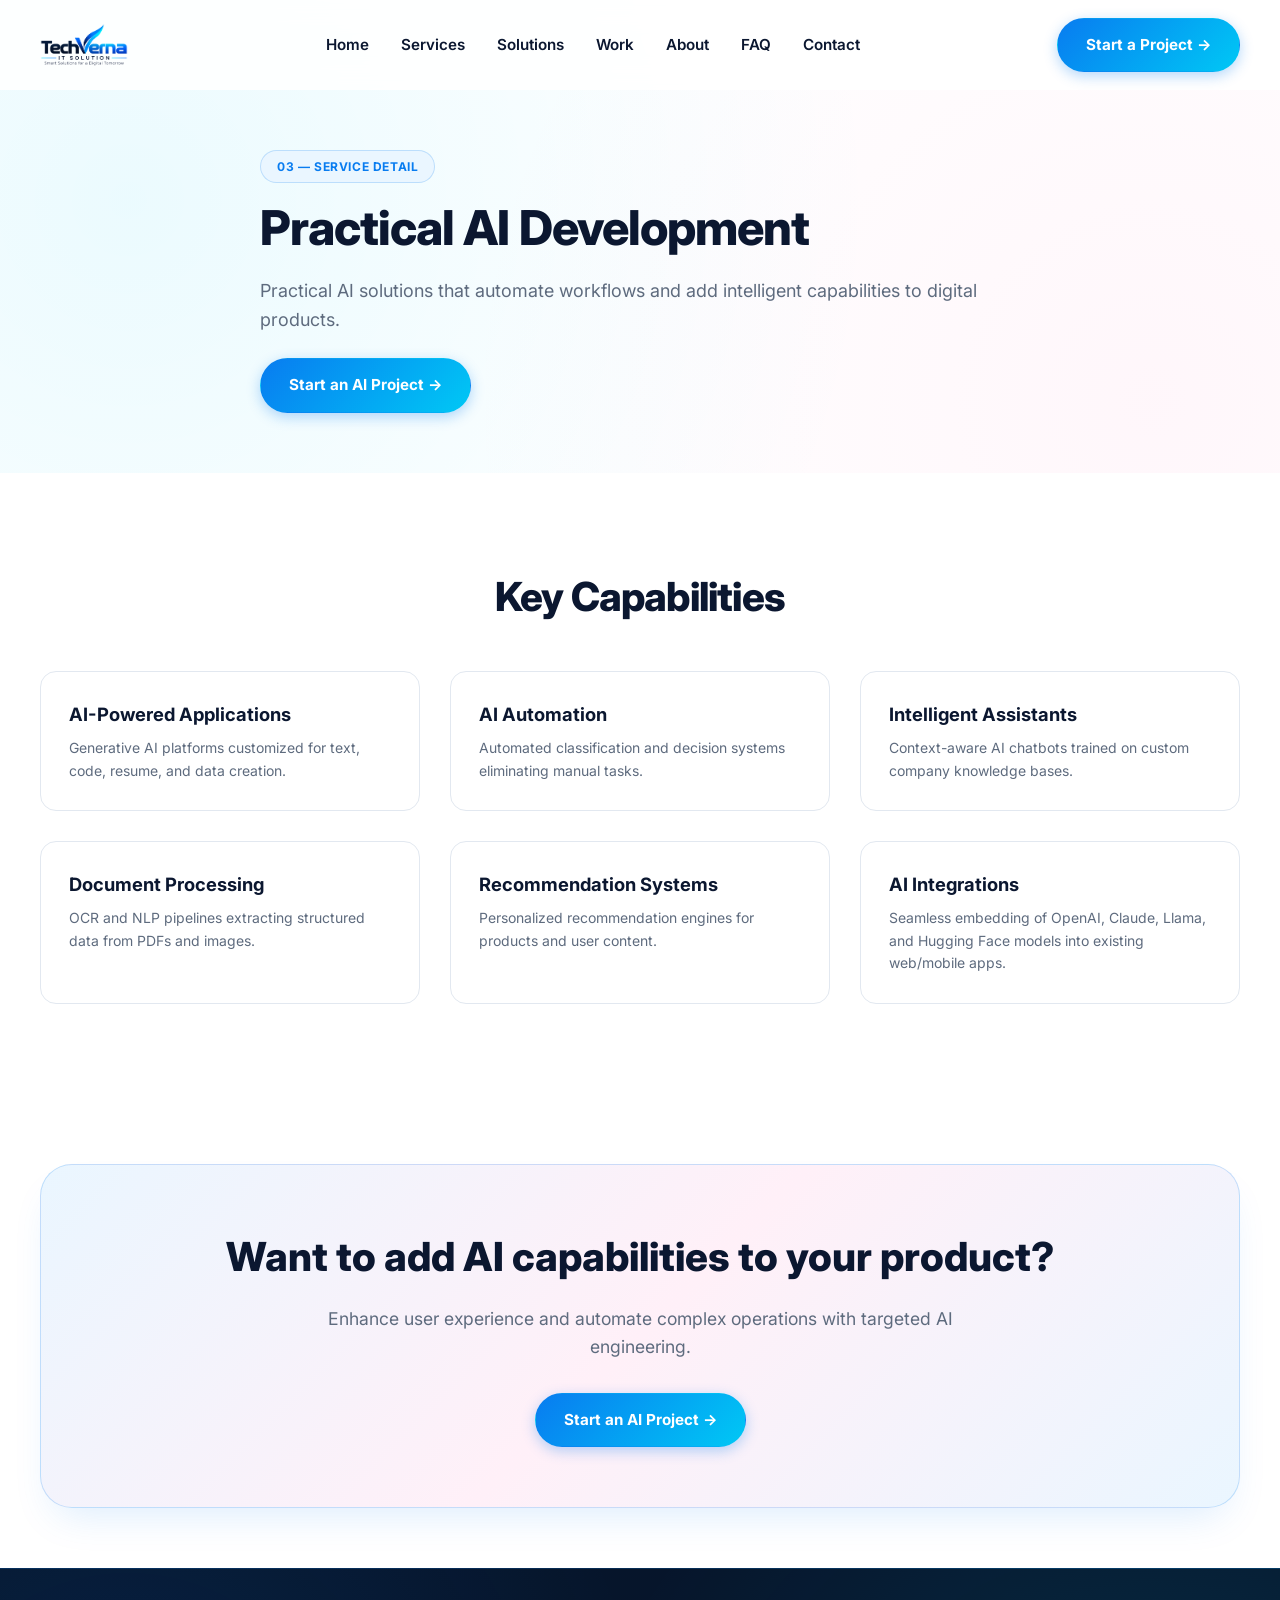
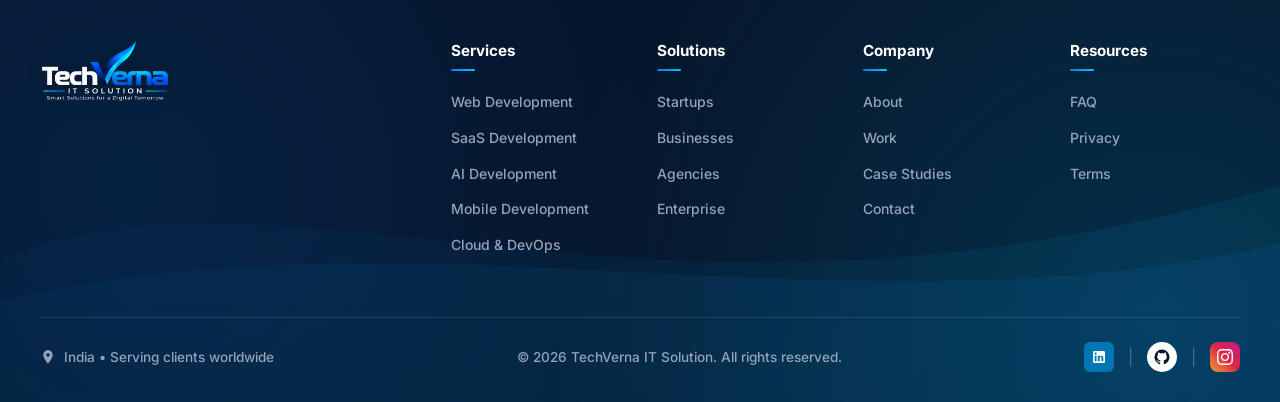
<file: services/ai-development.html>
<!DOCTYPE html>
<html lang="en">
<head>
  <meta charset="UTF-8">
  <meta name="viewport" content="width=device-width, initial-scale=1.0">
  <title>AI Development Services | TechVerna IT Solution</title>
  <meta name="description" content="Practical AI solutions: AI-powered applications, workflow automation, intelligent assistants, document processing, and custom AI API integrations.">
    <meta name="google-site-verification" content="HEP0LEoK5Uc9oOuq4HN0b5jV79jJ20gmPk0bxFxzll4">
  <link rel="canonical" href="https://techverna.pages.dev/services/ai-development.html">
  <link rel="icon" type="image/png" href="../assets/logo.png">

  <!-- Google Fonts: Inter -->
  <link rel="preconnect" href="https://fonts.googleapis.com">
  <link rel="preconnect" href="https://fonts.gstatic.com" crossorigin>
  <link href="https://fonts.googleapis.com/css2?family=Inter:wght@400;500;600;700;800&display=swap" rel="stylesheet">

  <link rel="stylesheet" href="../css/style.css">
  <link rel="stylesheet" href="../css/responsive.css">
  <link rel="stylesheet" href="../css/animations.css">
</head>
<body class="ambient-bg">

    <header class="site-header">
    <div class="container header-container">
      <a href="../index.html" class="brand-logo" aria-label="TechVerna IT Solution Home">
        <img src="../assets/logo.png" alt="TechVerna IT Solution Logo">
      </a>

      <!-- Desktop Navigation -->
      <nav class="nav-menu">
        <a href="../index.html" class="nav-link">Home</a>
        <a href="../services.html" class="nav-link active">Services</a>
        <a href="../solutions.html" class="nav-link">Solutions</a>
        <a href="../work.html" class="nav-link">Work</a>
        <a href="../about.html" class="nav-link">About</a>
        <a href="../faq.html" class="nav-link">FAQ</a>
        <a href="../contact.html" class="nav-link">Contact</a>
      </nav>

      <!-- Desktop Header CTA -->
      <div class="header-cta">
        <a href="../contact.html" class="btn btn-primary">Start a Project →</a>
      </div>

      <!-- Mobile Hamburger Button -->
      <button id="hamburger-btn" class="hamburger-btn" aria-label="Toggle navigation menu" aria-expanded="false">
        <svg viewBox="0 0 24 24" fill="none" stroke="currentColor" stroke-width="2">
          <path d="M4 6h16M4 12h16M4 18h16" stroke-linecap="round"/>
        </svg>
      </button>
    </div>

    <!-- Mobile Slide-down Drawer -->
    <div id="mobile-menu" class="mobile-menu">
      <a href="../index.html" class="nav-link">Home</a>
      <a href="../services.html" class="nav-link active">Services</a>
      <a href="../solutions.html" class="nav-link">Solutions</a>
      <a href="../work.html" class="nav-link">Work</a>
      <a href="../about.html" class="nav-link">About</a>
      <a href="../faq.html" class="nav-link">FAQ</a>
      <a href="../contact.html" class="nav-link">Contact</a>
      <a href="../contact.html" class="btn btn-primary" style="margin-top: 10px; width: 100%;">Start a Project →</a>
    </div>
  </header>

  <section class="hero-section" style="padding-bottom: 60px;">
    <div class="container text-center" style="max-width: 800px; margin: 0 auto;">
      <div class="badge-pill">03 — Service Detail</div>
      <h1 class="section-title" style="font-size: 3rem; margin-bottom: 20px;">Practical AI Development</h1>
      <p class="section-subtitle">
        Practical AI solutions that automate workflows and add intelligent capabilities to digital products.
      </p>
      <div style="margin-top: 24px;">
        <a href="../contact.html" class="btn btn-primary">Start an AI Project →</a>
      </div>
    </div>
  </section>

  <section class="py-100 bg-white-section">
    <div class="container">
      <div class="section-header reveal">
        <h2 class="section-title">Key Capabilities</h2>
      </div>
      <div class="why-grid">
        <div class="why-block reveal">
          <h3>AI-Powered Applications</h3>
          <p>Generative AI platforms customized for text, code, resume, and data creation.</p>
        </div>
        <div class="why-block reveal">
          <h3>AI Automation</h3>
          <p>Automated classification and decision systems eliminating manual tasks.</p>
        </div>
        <div class="why-block reveal">
          <h3>Intelligent Assistants</h3>
          <p>Context-aware AI chatbots trained on custom company knowledge bases.</p>
        </div>
        <div class="why-block reveal">
          <h3>Document Processing</h3>
          <p>OCR and NLP pipelines extracting structured data from PDFs and images.</p>
        </div>
        <div class="why-block reveal">
          <h3>Recommendation Systems</h3>
          <p>Personalized recommendation engines for products and user content.</p>
        </div>
        <div class="why-block reveal">
          <h3>AI Integrations</h3>
          <p>Seamless embedding of OpenAI, Claude, Llama, and Hugging Face models into existing web/mobile apps.</p>
        </div>
      </div>
    </div>
  </section>

  <section class="py-60 bg-white-section">
    <div class="container">
      <div class="cta-banner reveal">
        <h2>Want to add AI capabilities to your product?</h2>
        <p>Enhance user experience and automate complex operations with targeted AI engineering.</p>
        <a href="../contact.html" class="btn btn-primary">Start an AI Project →</a>
      </div>
    </div>
  </section>

        <footer class="site-footer">
    <!-- Flowing Wave SVG Graphic Background Canvas -->
    <svg class="footer-wave-svg" viewBox="0 0 1200 300" preserveAspectRatio="none" fill="none">
      <path d="M0 200 C 300 120, 600 280, 1200 150 L 1200 300 L 0 300 Z" fill="url(#waveGrad1)" opacity="0.35"/>
      <path d="M0 230 C 400 160, 800 260, 1200 190 L 1200 300 L 0 300 Z" fill="url(#waveGrad2)" opacity="0.45"/>
      <defs>
        <linearGradient id="waveGrad1" x1="0" y1="0" x2="1200" y2="300" gradientUnits="userSpaceOnUse">
          <stop offset="0%" stop-color="#087CF0" stop-opacity="0.25"/>
          <stop offset="100%" stop-color="#00C8F5" stop-opacity="0.5"/>
        </linearGradient>
        <linearGradient id="waveGrad2" x1="0" y1="0" x2="1200" y2="300" gradientUnits="userSpaceOnUse">
          <stop offset="0%" stop-color="#00C8F5" stop-opacity="0.15"/>
          <stop offset="100%" stop-color="#087CF0" stop-opacity="0.6"/>
        </linearGradient>
      </defs>
    </svg>

    <div class="container footer-container-inner">
      <div class="footer-top">
        <!-- LEFT FOOTER BRAND -->
        <div class="footer-brand">
          <a href="../index.html" aria-label="TechVerna IT Solution Logo">
            <img src="../assets/logo-footer.png" alt="TechVerna IT Solution Logo" class="footer-logo-img">
          </a>
        </div>

        <!-- SERVICES -->
        <div class="footer-col">
          <h4>Services</h4>
          <div class="footer-heading-underline"></div>
          <ul>
            <li><a href="web-development.html">Web Development</a></li>
            <li><a href="saas-development.html">SaaS Development</a></li>
            <li><a href="ai-development.html">AI Development</a></li>
            <li><a href="mobile-development.html">Mobile Development</a></li>
            <li><a href="backend-api-development.html">Cloud &amp; DevOps</a></li>
          </ul>
        </div>

        <!-- SOLUTIONS -->
        <div class="footer-col">
          <h4>Solutions</h4>
          <div class="footer-heading-underline"></div>
          <ul>
            <li><a href="../solutions.html#startups">Startups</a></li>
            <li><a href="../solutions.html#businesses">Businesses</a></li>
            <li><a href="../solutions.html#agencies">Agencies</a></li>
            <li><a href="../solutions.html#enterprise">Enterprise</a></li>
          </ul>
        </div>

        <!-- COMPANY -->
        <div class="footer-col">
          <h4>Company</h4>
          <div class="footer-heading-underline"></div>
          <ul>
            <li><a href="../about.html">About</a></li>
            <li><a href="../work.html">Work</a></li>
            <li><a href="../work.html">Case Studies</a></li>
            <li><a href="../contact.html">Contact</a></li>
          </ul>
        </div>

        <!-- RESOURCES -->
        <div class="footer-col">
          <h4>Resources</h4>
          <div class="footer-heading-underline"></div>
          <ul>
            <li><a href="../faq.html">FAQ</a></li>
            <li><a href="../privacy.html">Privacy</a></li>
            <li><a href="../terms.html">Terms</a></li>
          </ul>
        </div>
      </div>

      <!-- FOOTER BOTTOM BAR MATCHING REFERENCE SCREENSHOT -->
      <div class="footer-bottom">
        <div class="footer-location-pin">
          <svg width="16" height="16" viewBox="0 0 24 24" fill="currentColor" style="color: #94A3B8;">
            <path d="M12 2C8.13 2 5 5.13 5 9c0 5.25 7 13 7 13s7-7.75 7-13c0-3.87-3.13-7-7-7zm0 9.5c-1.38 0-2.5-1.12-2.5-2.5s1.12-2.5 2.5-2.5 2.5 1.12 2.5 2.5-1.12 2.5-2.5 2.5z"/>
          </svg>
          <span>India • Serving clients worldwide</span>
        </div>

        <div class="footer-copyright-text">
          © <span id="current-year">2026</span> TechVerna IT Solution. All rights reserved.
        </div>

        <div class="social-links-row">
          <!-- LinkedIn Icon -->
          <a href="https://www.linkedin.com/company/techverna-it-solution/" target="_blank" rel="noopener noreferrer" class="social-icon-btn linkedin" aria-label="LinkedIn">
            <svg width="16" height="16" fill="currentColor" viewBox="0 0 24 24">
              <path d="M19 3a2 2 0 0 1 2 2v14a2 2 0 0 1-2 2H5a2 2 0 0 1-2-2V5a2 2 0 0 1 2-2h14m-.5 15.5v-5.3a3.26 3.26 0 0 0-3.26-3.26c-.85 0-1.84.52-2.28 1.3v-1.11h-2.79v8.37h2.79v-4.93c0-.77.62-1.4 1.39-1.4a1.4 1.4 0 0 1 1.4 1.4v4.93h2.75M6.88 8.56a1.68 1.68 0 0 0 1.68-1.68c0-.93-.75-1.69-1.68-1.69a1.69 1.69 0 0 0-1.69 1.69c0 .93.76 1.68 1.69 1.68m1.39 9.94v-8.37H5.5v8.37h2.77z"/>
            </svg>
          </a>

          <span class="social-divider-pipe">|</span>

          <!-- GitHub Icon -->
          <a href="https://github.com/techvernaitsolution" target="_blank" rel="noopener noreferrer" class="social-icon-btn github" aria-label="GitHub">
            <svg width="18" height="18" fill="currentColor" viewBox="0 0 24 24">
              <path d="M12 2A10 10 0 0 0 2 12c0 4.42 2.87 8.17 6.84 9.5.5.08.66-.23.66-.5v-1.69c-2.77.6-3.36-1.34-3.36-1.34-.46-1.16-1.11-1.47-1.11-1.47-.91-.62.07-.6.07-.6 1 .07 1.53 1.03 1.53 1.03.87 1.52 2.34 1.07 2.91.83.1-.65.35-1.09.63-1.34-2.22-.25-4.55-1.11-4.55-4.92 0-1.11.38-2 1.03-2.71-.1-.25-.45-1.29.1-2.64 0 0 .84-.27 2.75 1.02.79-.22 1.65-.33 2.5-.33.85 0 1.71.11 2.5.33 1.91-1.29 2.75-1.02 2.75-1.02.55 1.35.2 2.39.1 2.64.65.71 1.03 1.6 1.03 2.71 0 3.82-2.34 4.66-4.57 4.91.36.31.69.92.69 1.85V21c0 .27.16.59.67.5C19.14 20.16 22 16.42 22 12A10 10 0 0 0 12 2z"/>
            </svg>
          </a>

          <span class="social-divider-pipe">|</span>

          <!-- Instagram Icon -->
          <a href="https://www.instagram.com/techvernaitsolution.in" target="_blank" rel="noopener noreferrer" class="social-icon-btn instagram" aria-label="Instagram">
            <svg width="16" height="16" fill="currentColor" viewBox="0 0 24 24">
              <path d="M12 2.163c3.204 0 3.584.012 4.85.07 3.252.148 4.771 1.691 4.919 4.919.058 1.265.069 1.645.069 4.849 0 3.205-.012 3.584-.069 4.849-.149 3.225-1.664 4.771-4.919 4.919-1.266.058-1.644.07-4.85.07-3.204 0-3.584-.012-4.849-.07-3.26-.149-4.771-1.699-4.919-4.92-.058-1.265-.07-1.644-.07-4.849 0-3.204.013-3.583.07-4.849.149-3.227 1.664-4.771 4.919-4.919 1.266-.057 1.645-.069 4.849-.069zm0-2.163c-3.259 0-3.667.014-4.947.072-4.358.2-6.78 2.618-6.98 6.98-.059 1.281-.073 1.689-.073 4.948 0 3.259.014 3.668.072 4.948.2 4.358 2.618 6.78 6.98 6.98 1.281.058 1.689.072 4.948.072 3.259 0 3.668-.014 4.948-.072 4.354-.2 6.782-2.618 6.979-6.98.059-1.28.073-1.689.073-4.948 0-3.259-.014-3.667-.072-4.947-.196-4.354-2.617-6.78-6.979-6.98-1.281-.059-1.69-.073-4.949-.073zm0 5.838c-3.403 0-6.162 2.759-6.162 6.162s2.759 6.163 6.162 6.163 6.162-2.759 6.162-6.163c0-3.403-2.759-6.162-6.162-6.162zm0 10.162c-2.209 0-4-1.79-4-4 0-2.209 1.791-4 4-4s4 1.791 4 4c0 2.21-1.791 4-4 4zm6.406-11.845c-.796 0-1.441.645-1.441 1.44s.645 1.44 1.441 1.44c.795 0 1.439-.645 1.439-1.44s-.644-1.44-1.439-1.44z"/>
            </svg>
          </a>
        </div>
      </div>
    </div>
  </footer>

  <script src="../js/main.js" defer></script>
  <script src="../js/navigation.js" defer></script>
</body>
</html>
</file>
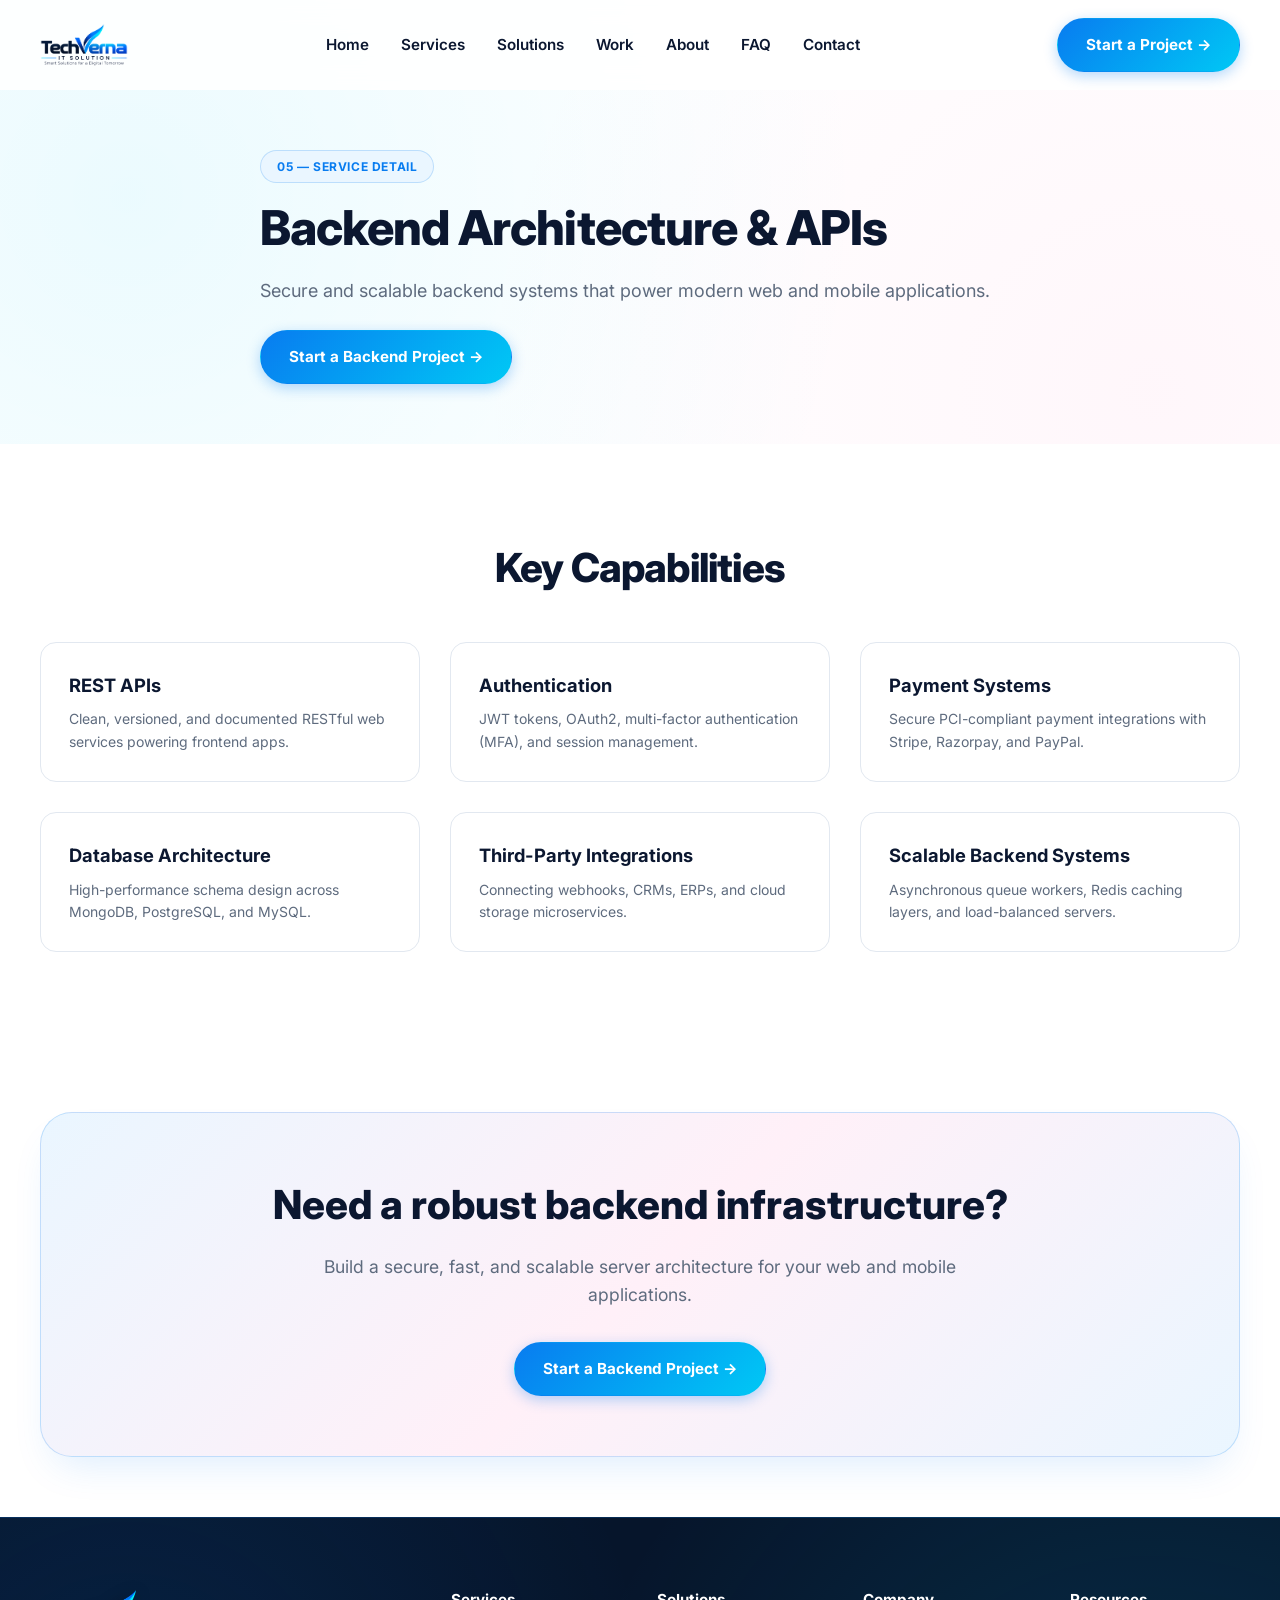
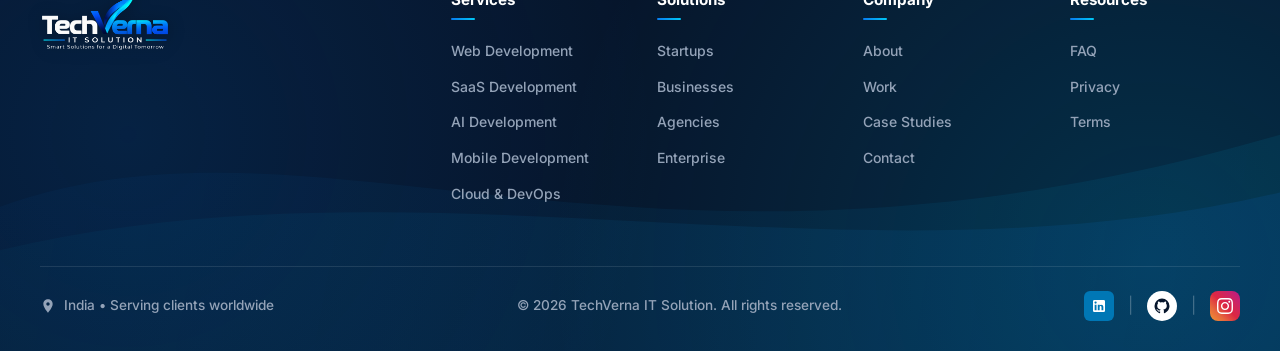
<file: services/backend-api-development.html>
<!DOCTYPE html>
<html lang="en">
<head>
  <meta charset="UTF-8">
  <meta name="viewport" content="width=device-width, initial-scale=1.0">
  <title>Backend & API Development Services | TechVerna IT Solution</title>
  <meta name="description" content="Secure, scalable backend engineering: REST APIs, authentication, payment gateways, database architecture, third-party integrations, and cloud backend systems.">
    <meta name="google-site-verification" content="HEP0LEoK5Uc9oOuq4HN0b5jV79jJ20gmPk0bxFxzll4">
  <link rel="canonical" href="https://techverna.pages.dev/services/backend-api-development.html">
  <link rel="icon" type="image/png" href="../assets/logo.png">

  <!-- Google Fonts: Inter -->
  <link rel="preconnect" href="https://fonts.googleapis.com">
  <link rel="preconnect" href="https://fonts.gstatic.com" crossorigin>
  <link href="https://fonts.googleapis.com/css2?family=Inter:wght@400;500;600;700;800&display=swap" rel="stylesheet">

  <link rel="stylesheet" href="../css/style.css">
  <link rel="stylesheet" href="../css/responsive.css">
  <link rel="stylesheet" href="../css/animations.css">
</head>
<body class="ambient-bg">

    <header class="site-header">
    <div class="container header-container">
      <a href="../index.html" class="brand-logo" aria-label="TechVerna IT Solution Home">
        <img src="../assets/logo.png" alt="TechVerna IT Solution Logo">
      </a>

      <!-- Desktop Navigation -->
      <nav class="nav-menu">
        <a href="../index.html" class="nav-link">Home</a>
        <a href="../services.html" class="nav-link active">Services</a>
        <a href="../solutions.html" class="nav-link">Solutions</a>
        <a href="../work.html" class="nav-link">Work</a>
        <a href="../about.html" class="nav-link">About</a>
        <a href="../faq.html" class="nav-link">FAQ</a>
        <a href="../contact.html" class="nav-link">Contact</a>
      </nav>

      <!-- Desktop Header CTA -->
      <div class="header-cta">
        <a href="../contact.html" class="btn btn-primary">Start a Project →</a>
      </div>

      <!-- Mobile Hamburger Button -->
      <button id="hamburger-btn" class="hamburger-btn" aria-label="Toggle navigation menu" aria-expanded="false">
        <svg viewBox="0 0 24 24" fill="none" stroke="currentColor" stroke-width="2">
          <path d="M4 6h16M4 12h16M4 18h16" stroke-linecap="round"/>
        </svg>
      </button>
    </div>

    <!-- Mobile Slide-down Drawer -->
    <div id="mobile-menu" class="mobile-menu">
      <a href="../index.html" class="nav-link">Home</a>
      <a href="../services.html" class="nav-link active">Services</a>
      <a href="../solutions.html" class="nav-link">Solutions</a>
      <a href="../work.html" class="nav-link">Work</a>
      <a href="../about.html" class="nav-link">About</a>
      <a href="../faq.html" class="nav-link">FAQ</a>
      <a href="../contact.html" class="nav-link">Contact</a>
      <a href="../contact.html" class="btn btn-primary" style="margin-top: 10px; width: 100%;">Start a Project →</a>
    </div>
  </header>

  <section class="hero-section" style="padding-bottom: 60px;">
    <div class="container text-center" style="max-width: 800px; margin: 0 auto;">
      <div class="badge-pill">05 — Service Detail</div>
      <h1 class="section-title" style="font-size: 3rem; margin-bottom: 20px;">Backend Architecture & APIs</h1>
      <p class="section-subtitle">
        Secure and scalable backend systems that power modern web and mobile applications.
      </p>
      <div style="margin-top: 24px;">
        <a href="../contact.html" class="btn btn-primary">Start a Backend Project →</a>
      </div>
    </div>
  </section>

  <section class="py-100 bg-white-section">
    <div class="container">
      <div class="section-header reveal">
        <h2 class="section-title">Key Capabilities</h2>
      </div>
      <div class="why-grid">
        <div class="why-block reveal">
          <h3>REST APIs</h3>
          <p>Clean, versioned, and documented RESTful web services powering frontend apps.</p>
        </div>
        <div class="why-block reveal">
          <h3>Authentication</h3>
          <p>JWT tokens, OAuth2, multi-factor authentication (MFA), and session management.</p>
        </div>
        <div class="why-block reveal">
          <h3>Payment Systems</h3>
          <p>Secure PCI-compliant payment integrations with Stripe, Razorpay, and PayPal.</p>
        </div>
        <div class="why-block reveal">
          <h3>Database Architecture</h3>
          <p>High-performance schema design across MongoDB, PostgreSQL, and MySQL.</p>
        </div>
        <div class="why-block reveal">
          <h3>Third-Party Integrations</h3>
          <p>Connecting webhooks, CRMs, ERPs, and cloud storage microservices.</p>
        </div>
        <div class="why-block reveal">
          <h3>Scalable Backend Systems</h3>
          <p>Asynchronous queue workers, Redis caching layers, and load-balanced servers.</p>
        </div>
      </div>
    </div>
  </section>

  <section class="py-60 bg-white-section">
    <div class="container">
      <div class="cta-banner reveal">
        <h2>Need a robust backend infrastructure?</h2>
        <p>Build a secure, fast, and scalable server architecture for your web and mobile applications.</p>
        <a href="../contact.html" class="btn btn-primary">Start a Backend Project →</a>
      </div>
    </div>
  </section>

        <footer class="site-footer">
    <!-- Flowing Wave SVG Graphic Background Canvas -->
    <svg class="footer-wave-svg" viewBox="0 0 1200 300" preserveAspectRatio="none" fill="none">
      <path d="M0 200 C 300 120, 600 280, 1200 150 L 1200 300 L 0 300 Z" fill="url(#waveGrad1)" opacity="0.35"/>
      <path d="M0 230 C 400 160, 800 260, 1200 190 L 1200 300 L 0 300 Z" fill="url(#waveGrad2)" opacity="0.45"/>
      <defs>
        <linearGradient id="waveGrad1" x1="0" y1="0" x2="1200" y2="300" gradientUnits="userSpaceOnUse">
          <stop offset="0%" stop-color="#087CF0" stop-opacity="0.25"/>
          <stop offset="100%" stop-color="#00C8F5" stop-opacity="0.5"/>
        </linearGradient>
        <linearGradient id="waveGrad2" x1="0" y1="0" x2="1200" y2="300" gradientUnits="userSpaceOnUse">
          <stop offset="0%" stop-color="#00C8F5" stop-opacity="0.15"/>
          <stop offset="100%" stop-color="#087CF0" stop-opacity="0.6"/>
        </linearGradient>
      </defs>
    </svg>

    <div class="container footer-container-inner">
      <div class="footer-top">
        <!-- LEFT FOOTER BRAND -->
        <div class="footer-brand">
          <a href="../index.html" aria-label="TechVerna IT Solution Logo">
            <img src="../assets/logo-footer.png" alt="TechVerna IT Solution Logo" class="footer-logo-img">
          </a>
        </div>

        <!-- SERVICES -->
        <div class="footer-col">
          <h4>Services</h4>
          <div class="footer-heading-underline"></div>
          <ul>
            <li><a href="web-development.html">Web Development</a></li>
            <li><a href="saas-development.html">SaaS Development</a></li>
            <li><a href="ai-development.html">AI Development</a></li>
            <li><a href="mobile-development.html">Mobile Development</a></li>
            <li><a href="backend-api-development.html">Cloud &amp; DevOps</a></li>
          </ul>
        </div>

        <!-- SOLUTIONS -->
        <div class="footer-col">
          <h4>Solutions</h4>
          <div class="footer-heading-underline"></div>
          <ul>
            <li><a href="../solutions.html#startups">Startups</a></li>
            <li><a href="../solutions.html#businesses">Businesses</a></li>
            <li><a href="../solutions.html#agencies">Agencies</a></li>
            <li><a href="../solutions.html#enterprise">Enterprise</a></li>
          </ul>
        </div>

        <!-- COMPANY -->
        <div class="footer-col">
          <h4>Company</h4>
          <div class="footer-heading-underline"></div>
          <ul>
            <li><a href="../about.html">About</a></li>
            <li><a href="../work.html">Work</a></li>
            <li><a href="../work.html">Case Studies</a></li>
            <li><a href="../contact.html">Contact</a></li>
          </ul>
        </div>

        <!-- RESOURCES -->
        <div class="footer-col">
          <h4>Resources</h4>
          <div class="footer-heading-underline"></div>
          <ul>
            <li><a href="../faq.html">FAQ</a></li>
            <li><a href="../privacy.html">Privacy</a></li>
            <li><a href="../terms.html">Terms</a></li>
          </ul>
        </div>
      </div>

      <!-- FOOTER BOTTOM BAR MATCHING REFERENCE SCREENSHOT -->
      <div class="footer-bottom">
        <div class="footer-location-pin">
          <svg width="16" height="16" viewBox="0 0 24 24" fill="currentColor" style="color: #94A3B8;">
            <path d="M12 2C8.13 2 5 5.13 5 9c0 5.25 7 13 7 13s7-7.75 7-13c0-3.87-3.13-7-7-7zm0 9.5c-1.38 0-2.5-1.12-2.5-2.5s1.12-2.5 2.5-2.5 2.5 1.12 2.5 2.5-1.12 2.5-2.5 2.5z"/>
          </svg>
          <span>India • Serving clients worldwide</span>
        </div>

        <div class="footer-copyright-text">
          © <span id="current-year">2026</span> TechVerna IT Solution. All rights reserved.
        </div>

        <div class="social-links-row">
          <!-- LinkedIn Icon -->
          <a href="https://www.linkedin.com/company/techverna-it-solution/" target="_blank" rel="noopener noreferrer" class="social-icon-btn linkedin" aria-label="LinkedIn">
            <svg width="16" height="16" fill="currentColor" viewBox="0 0 24 24">
              <path d="M19 3a2 2 0 0 1 2 2v14a2 2 0 0 1-2 2H5a2 2 0 0 1-2-2V5a2 2 0 0 1 2-2h14m-.5 15.5v-5.3a3.26 3.26 0 0 0-3.26-3.26c-.85 0-1.84.52-2.28 1.3v-1.11h-2.79v8.37h2.79v-4.93c0-.77.62-1.4 1.39-1.4a1.4 1.4 0 0 1 1.4 1.4v4.93h2.75M6.88 8.56a1.68 1.68 0 0 0 1.68-1.68c0-.93-.75-1.69-1.68-1.69a1.69 1.69 0 0 0-1.69 1.69c0 .93.76 1.68 1.69 1.68m1.39 9.94v-8.37H5.5v8.37h2.77z"/>
            </svg>
          </a>

          <span class="social-divider-pipe">|</span>

          <!-- GitHub Icon -->
          <a href="https://github.com/techvernaitsolution" target="_blank" rel="noopener noreferrer" class="social-icon-btn github" aria-label="GitHub">
            <svg width="18" height="18" fill="currentColor" viewBox="0 0 24 24">
              <path d="M12 2A10 10 0 0 0 2 12c0 4.42 2.87 8.17 6.84 9.5.5.08.66-.23.66-.5v-1.69c-2.77.6-3.36-1.34-3.36-1.34-.46-1.16-1.11-1.47-1.11-1.47-.91-.62.07-.6.07-.6 1 .07 1.53 1.03 1.53 1.03.87 1.52 2.34 1.07 2.91.83.1-.65.35-1.09.63-1.34-2.22-.25-4.55-1.11-4.55-4.92 0-1.11.38-2 1.03-2.71-.1-.25-.45-1.29.1-2.64 0 0 .84-.27 2.75 1.02.79-.22 1.65-.33 2.5-.33.85 0 1.71.11 2.5.33 1.91-1.29 2.75-1.02 2.75-1.02.55 1.35.2 2.39.1 2.64.65.71 1.03 1.6 1.03 2.71 0 3.82-2.34 4.66-4.57 4.91.36.31.69.92.69 1.85V21c0 .27.16.59.67.5C19.14 20.16 22 16.42 22 12A10 10 0 0 0 12 2z"/>
            </svg>
          </a>

          <span class="social-divider-pipe">|</span>

          <!-- Instagram Icon -->
          <a href="https://www.instagram.com/techvernaitsolution.in" target="_blank" rel="noopener noreferrer" class="social-icon-btn instagram" aria-label="Instagram">
            <svg width="16" height="16" fill="currentColor" viewBox="0 0 24 24">
              <path d="M12 2.163c3.204 0 3.584.012 4.85.07 3.252.148 4.771 1.691 4.919 4.919.058 1.265.069 1.645.069 4.849 0 3.205-.012 3.584-.069 4.849-.149 3.225-1.664 4.771-4.919 4.919-1.266.058-1.644.07-4.85.07-3.204 0-3.584-.012-4.849-.07-3.26-.149-4.771-1.699-4.919-4.92-.058-1.265-.07-1.644-.07-4.849 0-3.204.013-3.583.07-4.849.149-3.227 1.664-4.771 4.919-4.919 1.266-.057 1.645-.069 4.849-.069zm0-2.163c-3.259 0-3.667.014-4.947.072-4.358.2-6.78 2.618-6.98 6.98-.059 1.281-.073 1.689-.073 4.948 0 3.259.014 3.668.072 4.948.2 4.358 2.618 6.78 6.98 6.98 1.281.058 1.689.072 4.948.072 3.259 0 3.668-.014 4.948-.072 4.354-.2 6.782-2.618 6.979-6.98.059-1.28.073-1.689.073-4.948 0-3.259-.014-3.667-.072-4.947-.196-4.354-2.617-6.78-6.979-6.98-1.281-.059-1.69-.073-4.949-.073zm0 5.838c-3.403 0-6.162 2.759-6.162 6.162s2.759 6.163 6.162 6.163 6.162-2.759 6.162-6.163c0-3.403-2.759-6.162-6.162-6.162zm0 10.162c-2.209 0-4-1.79-4-4 0-2.209 1.791-4 4-4s4 1.791 4 4c0 2.21-1.791 4-4 4zm6.406-11.845c-.796 0-1.441.645-1.441 1.44s.645 1.44 1.441 1.44c.795 0 1.439-.645 1.439-1.44s-.644-1.44-1.439-1.44z"/>
            </svg>
          </a>
        </div>
      </div>
    </div>
  </footer>

  <script src="../js/main.js" defer></script>
  <script src="../js/navigation.js" defer></script>
</body>
</html>
</file>
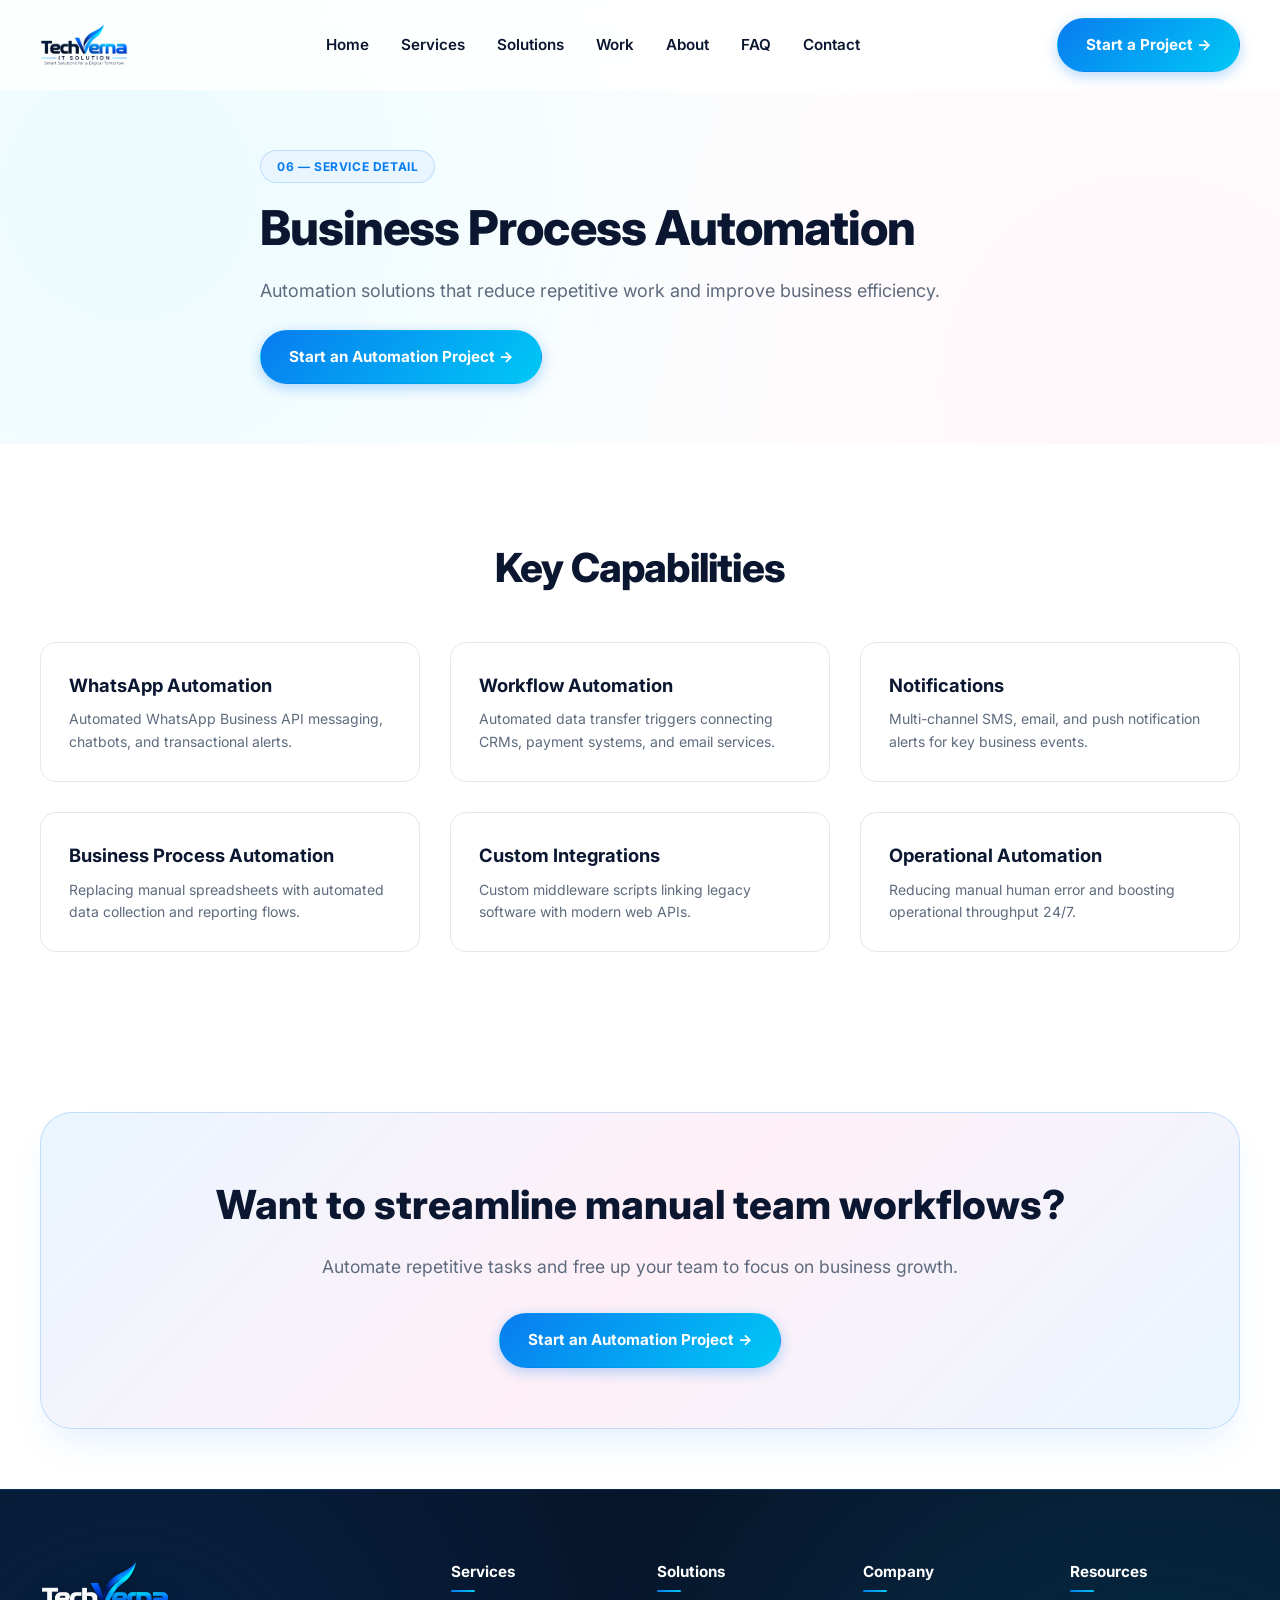
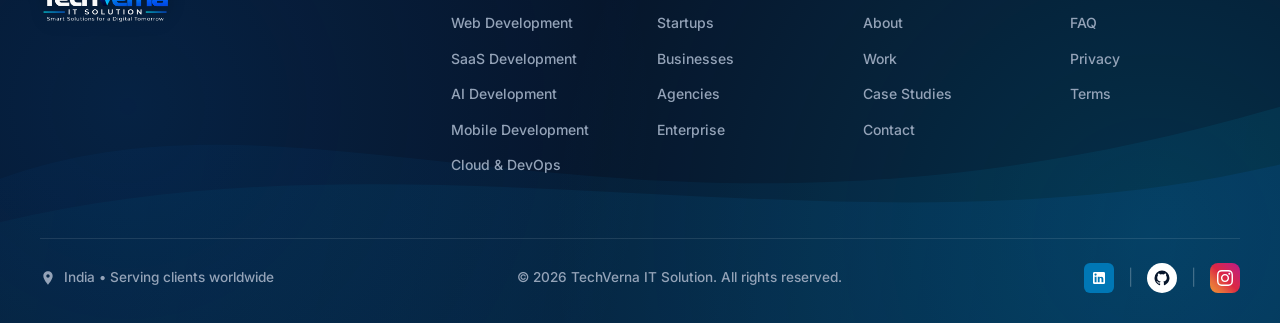
<file: services/business-automation.html>
<!DOCTYPE html>
<html lang="en">
<head>
  <meta charset="UTF-8">
  <meta name="viewport" content="width=device-width, initial-scale=1.0">
  <title>Business Automation Services | TechVerna IT Solution</title>
  <meta name="description" content="Operational automation solutions: WhatsApp automation, workflow triggers, notifications, business process automation, and custom API integrations.">
    <meta name="google-site-verification" content="HEP0LEoK5Uc9oOuq4HN0b5jV79jJ20gmPk0bxFxzll4">
  <link rel="canonical" href="https://techverna.pages.dev/services/business-automation.html">
  <link rel="icon" type="image/png" href="../assets/logo.png">

  <!-- Google Fonts: Inter -->
  <link rel="preconnect" href="https://fonts.googleapis.com">
  <link rel="preconnect" href="https://fonts.gstatic.com" crossorigin>
  <link href="https://fonts.googleapis.com/css2?family=Inter:wght@400;500;600;700;800&display=swap" rel="stylesheet">

  <link rel="stylesheet" href="../css/style.css">
  <link rel="stylesheet" href="../css/responsive.css">
  <link rel="stylesheet" href="../css/animations.css">
</head>
<body class="ambient-bg">

    <header class="site-header">
    <div class="container header-container">
      <a href="../index.html" class="brand-logo" aria-label="TechVerna IT Solution Home">
        <img src="../assets/logo.png" alt="TechVerna IT Solution Logo">
      </a>

      <!-- Desktop Navigation -->
      <nav class="nav-menu">
        <a href="../index.html" class="nav-link">Home</a>
        <a href="../services.html" class="nav-link active">Services</a>
        <a href="../solutions.html" class="nav-link">Solutions</a>
        <a href="../work.html" class="nav-link">Work</a>
        <a href="../about.html" class="nav-link">About</a>
        <a href="../faq.html" class="nav-link">FAQ</a>
        <a href="../contact.html" class="nav-link">Contact</a>
      </nav>

      <!-- Desktop Header CTA -->
      <div class="header-cta">
        <a href="../contact.html" class="btn btn-primary">Start a Project →</a>
      </div>

      <!-- Mobile Hamburger Button -->
      <button id="hamburger-btn" class="hamburger-btn" aria-label="Toggle navigation menu" aria-expanded="false">
        <svg viewBox="0 0 24 24" fill="none" stroke="currentColor" stroke-width="2">
          <path d="M4 6h16M4 12h16M4 18h16" stroke-linecap="round"/>
        </svg>
      </button>
    </div>

    <!-- Mobile Slide-down Drawer -->
    <div id="mobile-menu" class="mobile-menu">
      <a href="../index.html" class="nav-link">Home</a>
      <a href="../services.html" class="nav-link active">Services</a>
      <a href="../solutions.html" class="nav-link">Solutions</a>
      <a href="../work.html" class="nav-link">Work</a>
      <a href="../about.html" class="nav-link">About</a>
      <a href="../faq.html" class="nav-link">FAQ</a>
      <a href="../contact.html" class="nav-link">Contact</a>
      <a href="../contact.html" class="btn btn-primary" style="margin-top: 10px; width: 100%;">Start a Project →</a>
    </div>
  </header>

  <section class="hero-section" style="padding-bottom: 60px;">
    <div class="container text-center" style="max-width: 800px; margin: 0 auto;">
      <div class="badge-pill">06 — Service Detail</div>
      <h1 class="section-title" style="font-size: 3rem; margin-bottom: 20px;">Business Process Automation</h1>
      <p class="section-subtitle">
        Automation solutions that reduce repetitive work and improve business efficiency.
      </p>
      <div style="margin-top: 24px;">
        <a href="../contact.html" class="btn btn-primary">Start an Automation Project →</a>
      </div>
    </div>
  </section>

  <section class="py-100 bg-white-section">
    <div class="container">
      <div class="section-header reveal">
        <h2 class="section-title">Key Capabilities</h2>
      </div>
      <div class="why-grid">
        <div class="why-block reveal">
          <h3>WhatsApp Automation</h3>
          <p>Automated WhatsApp Business API messaging, chatbots, and transactional alerts.</p>
        </div>
        <div class="why-block reveal">
          <h3>Workflow Automation</h3>
          <p>Automated data transfer triggers connecting CRMs, payment systems, and email services.</p>
        </div>
        <div class="why-block reveal">
          <h3>Notifications</h3>
          <p>Multi-channel SMS, email, and push notification alerts for key business events.</p>
        </div>
        <div class="why-block reveal">
          <h3>Business Process Automation</h3>
          <p>Replacing manual spreadsheets with automated data collection and reporting flows.</p>
        </div>
        <div class="why-block reveal">
          <h3>Custom Integrations</h3>
          <p>Custom middleware scripts linking legacy software with modern web APIs.</p>
        </div>
        <div class="why-block reveal">
          <h3>Operational Automation</h3>
          <p>Reducing manual human error and boosting operational throughput 24/7.</p>
        </div>
      </div>
    </div>
  </section>

  <section class="py-60 bg-white-section">
    <div class="container">
      <div class="cta-banner reveal">
        <h2>Want to streamline manual team workflows?</h2>
        <p>Automate repetitive tasks and free up your team to focus on business growth.</p>
        <a href="../contact.html" class="btn btn-primary">Start an Automation Project →</a>
      </div>
    </div>
  </section>

        <footer class="site-footer">
    <!-- Flowing Wave SVG Graphic Background Canvas -->
    <svg class="footer-wave-svg" viewBox="0 0 1200 300" preserveAspectRatio="none" fill="none">
      <path d="M0 200 C 300 120, 600 280, 1200 150 L 1200 300 L 0 300 Z" fill="url(#waveGrad1)" opacity="0.35"/>
      <path d="M0 230 C 400 160, 800 260, 1200 190 L 1200 300 L 0 300 Z" fill="url(#waveGrad2)" opacity="0.45"/>
      <defs>
        <linearGradient id="waveGrad1" x1="0" y1="0" x2="1200" y2="300" gradientUnits="userSpaceOnUse">
          <stop offset="0%" stop-color="#087CF0" stop-opacity="0.25"/>
          <stop offset="100%" stop-color="#00C8F5" stop-opacity="0.5"/>
        </linearGradient>
        <linearGradient id="waveGrad2" x1="0" y1="0" x2="1200" y2="300" gradientUnits="userSpaceOnUse">
          <stop offset="0%" stop-color="#00C8F5" stop-opacity="0.15"/>
          <stop offset="100%" stop-color="#087CF0" stop-opacity="0.6"/>
        </linearGradient>
      </defs>
    </svg>

    <div class="container footer-container-inner">
      <div class="footer-top">
        <!-- LEFT FOOTER BRAND -->
        <div class="footer-brand">
          <a href="../index.html" aria-label="TechVerna IT Solution Logo">
            <img src="../assets/logo-footer.png" alt="TechVerna IT Solution Logo" class="footer-logo-img">
          </a>
        </div>

        <!-- SERVICES -->
        <div class="footer-col">
          <h4>Services</h4>
          <div class="footer-heading-underline"></div>
          <ul>
            <li><a href="web-development.html">Web Development</a></li>
            <li><a href="saas-development.html">SaaS Development</a></li>
            <li><a href="ai-development.html">AI Development</a></li>
            <li><a href="mobile-development.html">Mobile Development</a></li>
            <li><a href="backend-api-development.html">Cloud &amp; DevOps</a></li>
          </ul>
        </div>

        <!-- SOLUTIONS -->
        <div class="footer-col">
          <h4>Solutions</h4>
          <div class="footer-heading-underline"></div>
          <ul>
            <li><a href="../solutions.html#startups">Startups</a></li>
            <li><a href="../solutions.html#businesses">Businesses</a></li>
            <li><a href="../solutions.html#agencies">Agencies</a></li>
            <li><a href="../solutions.html#enterprise">Enterprise</a></li>
          </ul>
        </div>

        <!-- COMPANY -->
        <div class="footer-col">
          <h4>Company</h4>
          <div class="footer-heading-underline"></div>
          <ul>
            <li><a href="../about.html">About</a></li>
            <li><a href="../work.html">Work</a></li>
            <li><a href="../work.html">Case Studies</a></li>
            <li><a href="../contact.html">Contact</a></li>
          </ul>
        </div>

        <!-- RESOURCES -->
        <div class="footer-col">
          <h4>Resources</h4>
          <div class="footer-heading-underline"></div>
          <ul>
            <li><a href="../faq.html">FAQ</a></li>
            <li><a href="../privacy.html">Privacy</a></li>
            <li><a href="../terms.html">Terms</a></li>
          </ul>
        </div>
      </div>

      <!-- FOOTER BOTTOM BAR MATCHING REFERENCE SCREENSHOT -->
      <div class="footer-bottom">
        <div class="footer-location-pin">
          <svg width="16" height="16" viewBox="0 0 24 24" fill="currentColor" style="color: #94A3B8;">
            <path d="M12 2C8.13 2 5 5.13 5 9c0 5.25 7 13 7 13s7-7.75 7-13c0-3.87-3.13-7-7-7zm0 9.5c-1.38 0-2.5-1.12-2.5-2.5s1.12-2.5 2.5-2.5 2.5 1.12 2.5 2.5-1.12 2.5-2.5 2.5z"/>
          </svg>
          <span>India • Serving clients worldwide</span>
        </div>

        <div class="footer-copyright-text">
          © <span id="current-year">2026</span> TechVerna IT Solution. All rights reserved.
        </div>

        <div class="social-links-row">
          <!-- LinkedIn Icon -->
          <a href="https://www.linkedin.com/company/techverna-it-solution/" target="_blank" rel="noopener noreferrer" class="social-icon-btn linkedin" aria-label="LinkedIn">
            <svg width="16" height="16" fill="currentColor" viewBox="0 0 24 24">
              <path d="M19 3a2 2 0 0 1 2 2v14a2 2 0 0 1-2 2H5a2 2 0 0 1-2-2V5a2 2 0 0 1 2-2h14m-.5 15.5v-5.3a3.26 3.26 0 0 0-3.26-3.26c-.85 0-1.84.52-2.28 1.3v-1.11h-2.79v8.37h2.79v-4.93c0-.77.62-1.4 1.39-1.4a1.4 1.4 0 0 1 1.4 1.4v4.93h2.75M6.88 8.56a1.68 1.68 0 0 0 1.68-1.68c0-.93-.75-1.69-1.68-1.69a1.69 1.69 0 0 0-1.69 1.69c0 .93.76 1.68 1.69 1.68m1.39 9.94v-8.37H5.5v8.37h2.77z"/>
            </svg>
          </a>

          <span class="social-divider-pipe">|</span>

          <!-- GitHub Icon -->
          <a href="https://github.com/techvernaitsolution" target="_blank" rel="noopener noreferrer" class="social-icon-btn github" aria-label="GitHub">
            <svg width="18" height="18" fill="currentColor" viewBox="0 0 24 24">
              <path d="M12 2A10 10 0 0 0 2 12c0 4.42 2.87 8.17 6.84 9.5.5.08.66-.23.66-.5v-1.69c-2.77.6-3.36-1.34-3.36-1.34-.46-1.16-1.11-1.47-1.11-1.47-.91-.62.07-.6.07-.6 1 .07 1.53 1.03 1.53 1.03.87 1.52 2.34 1.07 2.91.83.1-.65.35-1.09.63-1.34-2.22-.25-4.55-1.11-4.55-4.92 0-1.11.38-2 1.03-2.71-.1-.25-.45-1.29.1-2.64 0 0 .84-.27 2.75 1.02.79-.22 1.65-.33 2.5-.33.85 0 1.71.11 2.5.33 1.91-1.29 2.75-1.02 2.75-1.02.55 1.35.2 2.39.1 2.64.65.71 1.03 1.6 1.03 2.71 0 3.82-2.34 4.66-4.57 4.91.36.31.69.92.69 1.85V21c0 .27.16.59.67.5C19.14 20.16 22 16.42 22 12A10 10 0 0 0 12 2z"/>
            </svg>
          </a>

          <span class="social-divider-pipe">|</span>

          <!-- Instagram Icon -->
          <a href="https://www.instagram.com/techvernaitsolution.in" target="_blank" rel="noopener noreferrer" class="social-icon-btn instagram" aria-label="Instagram">
            <svg width="16" height="16" fill="currentColor" viewBox="0 0 24 24">
              <path d="M12 2.163c3.204 0 3.584.012 4.85.07 3.252.148 4.771 1.691 4.919 4.919.058 1.265.069 1.645.069 4.849 0 3.205-.012 3.584-.069 4.849-.149 3.225-1.664 4.771-4.919 4.919-1.266.058-1.644.07-4.85.07-3.204 0-3.584-.012-4.849-.07-3.26-.149-4.771-1.699-4.919-4.92-.058-1.265-.07-1.644-.07-4.849 0-3.204.013-3.583.07-4.849.149-3.227 1.664-4.771 4.919-4.919 1.266-.057 1.645-.069 4.849-.069zm0-2.163c-3.259 0-3.667.014-4.947.072-4.358.2-6.78 2.618-6.98 6.98-.059 1.281-.073 1.689-.073 4.948 0 3.259.014 3.668.072 4.948.2 4.358 2.618 6.78 6.98 6.98 1.281.058 1.689.072 4.948.072 3.259 0 3.668-.014 4.948-.072 4.354-.2 6.782-2.618 6.979-6.98.059-1.28.073-1.689.073-4.948 0-3.259-.014-3.667-.072-4.947-.196-4.354-2.617-6.78-6.979-6.98-1.281-.059-1.69-.073-4.949-.073zm0 5.838c-3.403 0-6.162 2.759-6.162 6.162s2.759 6.163 6.162 6.163 6.162-2.759 6.162-6.163c0-3.403-2.759-6.162-6.162-6.162zm0 10.162c-2.209 0-4-1.79-4-4 0-2.209 1.791-4 4-4s4 1.791 4 4c0 2.21-1.791 4-4 4zm6.406-11.845c-.796 0-1.441.645-1.441 1.44s.645 1.44 1.441 1.44c.795 0 1.439-.645 1.439-1.44s-.644-1.44-1.439-1.44z"/>
            </svg>
          </a>
        </div>
      </div>
    </div>
  </footer>

  <script src="../js/main.js" defer></script>
  <script src="../js/navigation.js" defer></script>
</body>
</html>
</file>
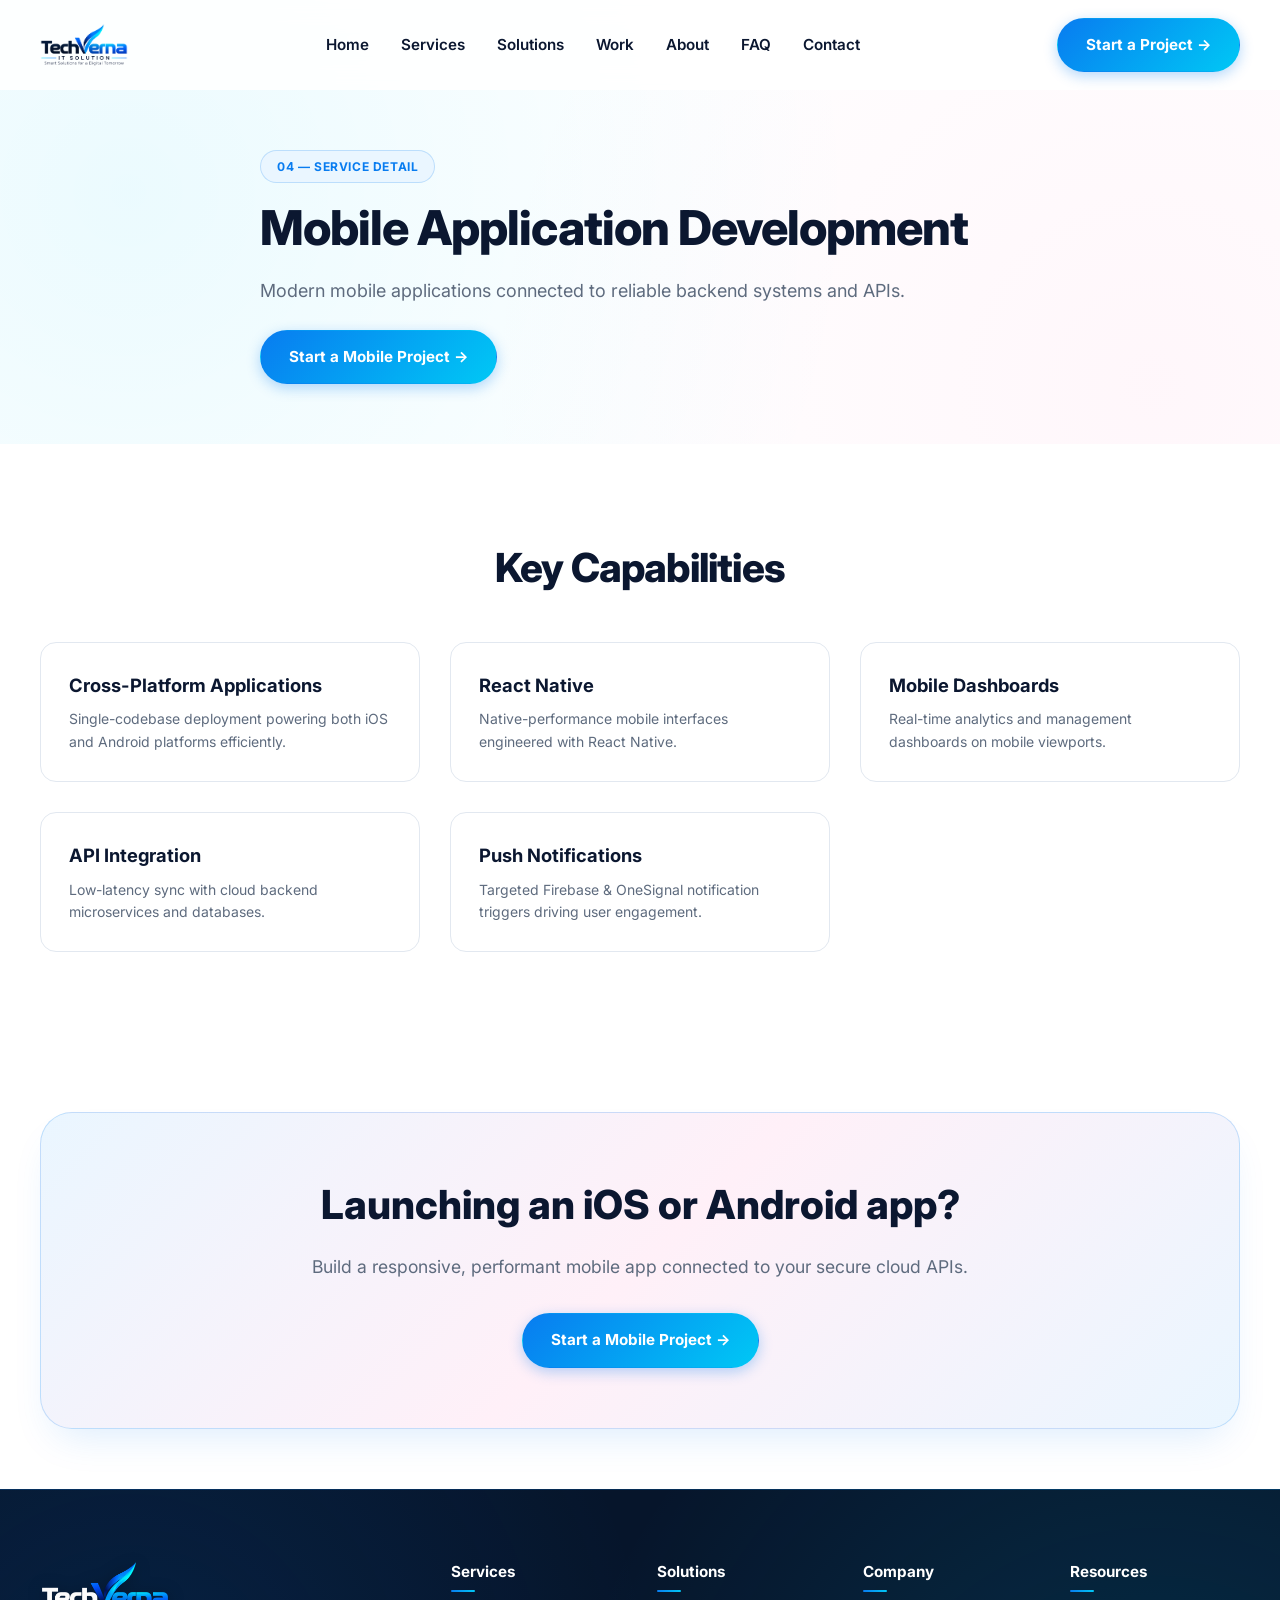
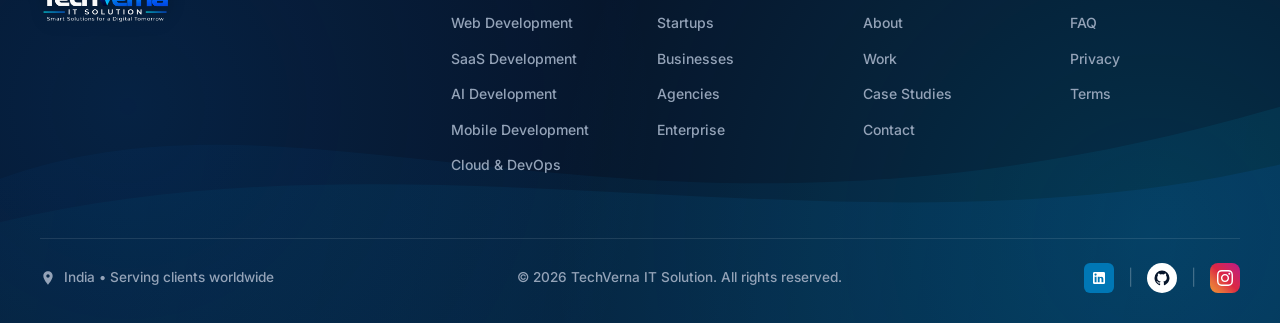
<file: services/mobile-development.html>
<!DOCTYPE html>
<html lang="en">
<head>
  <meta charset="UTF-8">
  <meta name="viewport" content="width=device-width, initial-scale=1.0">
  <title>Mobile Development Services | TechVerna IT Solution</title>
  <meta name="description" content="Cross-platform mobile app development: React Native, mobile dashboards, API integration, and push notification systems.">
    <meta name="google-site-verification" content="HEP0LEoK5Uc9oOuq4HN0b5jV79jJ20gmPk0bxFxzll4">
  <link rel="canonical" href="https://techverna.pages.dev/services/mobile-development.html">
  <link rel="icon" type="image/png" href="../assets/logo.png">

  <!-- Google Fonts: Inter -->
  <link rel="preconnect" href="https://fonts.googleapis.com">
  <link rel="preconnect" href="https://fonts.gstatic.com" crossorigin>
  <link href="https://fonts.googleapis.com/css2?family=Inter:wght@400;500;600;700;800&display=swap" rel="stylesheet">

  <link rel="stylesheet" href="../css/style.css">
  <link rel="stylesheet" href="../css/responsive.css">
  <link rel="stylesheet" href="../css/animations.css">
</head>
<body class="ambient-bg">

    <header class="site-header">
    <div class="container header-container">
      <a href="../index.html" class="brand-logo" aria-label="TechVerna IT Solution Home">
        <img src="../assets/logo.png" alt="TechVerna IT Solution Logo">
      </a>

      <!-- Desktop Navigation -->
      <nav class="nav-menu">
        <a href="../index.html" class="nav-link">Home</a>
        <a href="../services.html" class="nav-link active">Services</a>
        <a href="../solutions.html" class="nav-link">Solutions</a>
        <a href="../work.html" class="nav-link">Work</a>
        <a href="../about.html" class="nav-link">About</a>
        <a href="../faq.html" class="nav-link">FAQ</a>
        <a href="../contact.html" class="nav-link">Contact</a>
      </nav>

      <!-- Desktop Header CTA -->
      <div class="header-cta">
        <a href="../contact.html" class="btn btn-primary">Start a Project →</a>
      </div>

      <!-- Mobile Hamburger Button -->
      <button id="hamburger-btn" class="hamburger-btn" aria-label="Toggle navigation menu" aria-expanded="false">
        <svg viewBox="0 0 24 24" fill="none" stroke="currentColor" stroke-width="2">
          <path d="M4 6h16M4 12h16M4 18h16" stroke-linecap="round"/>
        </svg>
      </button>
    </div>

    <!-- Mobile Slide-down Drawer -->
    <div id="mobile-menu" class="mobile-menu">
      <a href="../index.html" class="nav-link">Home</a>
      <a href="../services.html" class="nav-link active">Services</a>
      <a href="../solutions.html" class="nav-link">Solutions</a>
      <a href="../work.html" class="nav-link">Work</a>
      <a href="../about.html" class="nav-link">About</a>
      <a href="../faq.html" class="nav-link">FAQ</a>
      <a href="../contact.html" class="nav-link">Contact</a>
      <a href="../contact.html" class="btn btn-primary" style="margin-top: 10px; width: 100%;">Start a Project →</a>
    </div>
  </header>

  <section class="hero-section" style="padding-bottom: 60px;">
    <div class="container text-center" style="max-width: 800px; margin: 0 auto;">
      <div class="badge-pill">04 — Service Detail</div>
      <h1 class="section-title" style="font-size: 3rem; margin-bottom: 20px;">Mobile Application Development</h1>
      <p class="section-subtitle">
        Modern mobile applications connected to reliable backend systems and APIs.
      </p>
      <div style="margin-top: 24px;">
        <a href="../contact.html" class="btn btn-primary">Start a Mobile Project →</a>
      </div>
    </div>
  </section>

  <section class="py-100 bg-white-section">
    <div class="container">
      <div class="section-header reveal">
        <h2 class="section-title">Key Capabilities</h2>
      </div>
      <div class="why-grid">
        <div class="why-block reveal">
          <h3>Cross-Platform Applications</h3>
          <p>Single-codebase deployment powering both iOS and Android platforms efficiently.</p>
        </div>
        <div class="why-block reveal">
          <h3>React Native</h3>
          <p>Native-performance mobile interfaces engineered with React Native.</p>
        </div>
        <div class="why-block reveal">
          <h3>Mobile Dashboards</h3>
          <p>Real-time analytics and management dashboards on mobile viewports.</p>
        </div>
        <div class="why-block reveal">
          <h3>API Integration</h3>
          <p>Low-latency sync with cloud backend microservices and databases.</p>
        </div>
        <div class="why-block reveal">
          <h3>Push Notifications</h3>
          <p>Targeted Firebase & OneSignal notification triggers driving user engagement.</p>
        </div>
      </div>
    </div>
  </section>

  <section class="py-60 bg-white-section">
    <div class="container">
      <div class="cta-banner reveal">
        <h2>Launching an iOS or Android app?</h2>
        <p>Build a responsive, performant mobile app connected to your secure cloud APIs.</p>
        <a href="../contact.html" class="btn btn-primary">Start a Mobile Project →</a>
      </div>
    </div>
  </section>

        <footer class="site-footer">
    <!-- Flowing Wave SVG Graphic Background Canvas -->
    <svg class="footer-wave-svg" viewBox="0 0 1200 300" preserveAspectRatio="none" fill="none">
      <path d="M0 200 C 300 120, 600 280, 1200 150 L 1200 300 L 0 300 Z" fill="url(#waveGrad1)" opacity="0.35"/>
      <path d="M0 230 C 400 160, 800 260, 1200 190 L 1200 300 L 0 300 Z" fill="url(#waveGrad2)" opacity="0.45"/>
      <defs>
        <linearGradient id="waveGrad1" x1="0" y1="0" x2="1200" y2="300" gradientUnits="userSpaceOnUse">
          <stop offset="0%" stop-color="#087CF0" stop-opacity="0.25"/>
          <stop offset="100%" stop-color="#00C8F5" stop-opacity="0.5"/>
        </linearGradient>
        <linearGradient id="waveGrad2" x1="0" y1="0" x2="1200" y2="300" gradientUnits="userSpaceOnUse">
          <stop offset="0%" stop-color="#00C8F5" stop-opacity="0.15"/>
          <stop offset="100%" stop-color="#087CF0" stop-opacity="0.6"/>
        </linearGradient>
      </defs>
    </svg>

    <div class="container footer-container-inner">
      <div class="footer-top">
        <!-- LEFT FOOTER BRAND -->
        <div class="footer-brand">
          <a href="../index.html" aria-label="TechVerna IT Solution Logo">
            <img src="../assets/logo-footer.png" alt="TechVerna IT Solution Logo" class="footer-logo-img">
          </a>
        </div>

        <!-- SERVICES -->
        <div class="footer-col">
          <h4>Services</h4>
          <div class="footer-heading-underline"></div>
          <ul>
            <li><a href="web-development.html">Web Development</a></li>
            <li><a href="saas-development.html">SaaS Development</a></li>
            <li><a href="ai-development.html">AI Development</a></li>
            <li><a href="mobile-development.html">Mobile Development</a></li>
            <li><a href="backend-api-development.html">Cloud &amp; DevOps</a></li>
          </ul>
        </div>

        <!-- SOLUTIONS -->
        <div class="footer-col">
          <h4>Solutions</h4>
          <div class="footer-heading-underline"></div>
          <ul>
            <li><a href="../solutions.html#startups">Startups</a></li>
            <li><a href="../solutions.html#businesses">Businesses</a></li>
            <li><a href="../solutions.html#agencies">Agencies</a></li>
            <li><a href="../solutions.html#enterprise">Enterprise</a></li>
          </ul>
        </div>

        <!-- COMPANY -->
        <div class="footer-col">
          <h4>Company</h4>
          <div class="footer-heading-underline"></div>
          <ul>
            <li><a href="../about.html">About</a></li>
            <li><a href="../work.html">Work</a></li>
            <li><a href="../work.html">Case Studies</a></li>
            <li><a href="../contact.html">Contact</a></li>
          </ul>
        </div>

        <!-- RESOURCES -->
        <div class="footer-col">
          <h4>Resources</h4>
          <div class="footer-heading-underline"></div>
          <ul>
            <li><a href="../faq.html">FAQ</a></li>
            <li><a href="../privacy.html">Privacy</a></li>
            <li><a href="../terms.html">Terms</a></li>
          </ul>
        </div>
      </div>

      <!-- FOOTER BOTTOM BAR MATCHING REFERENCE SCREENSHOT -->
      <div class="footer-bottom">
        <div class="footer-location-pin">
          <svg width="16" height="16" viewBox="0 0 24 24" fill="currentColor" style="color: #94A3B8;">
            <path d="M12 2C8.13 2 5 5.13 5 9c0 5.25 7 13 7 13s7-7.75 7-13c0-3.87-3.13-7-7-7zm0 9.5c-1.38 0-2.5-1.12-2.5-2.5s1.12-2.5 2.5-2.5 2.5 1.12 2.5 2.5-1.12 2.5-2.5 2.5z"/>
          </svg>
          <span>India • Serving clients worldwide</span>
        </div>

        <div class="footer-copyright-text">
          © <span id="current-year">2026</span> TechVerna IT Solution. All rights reserved.
        </div>

        <div class="social-links-row">
          <!-- LinkedIn Icon -->
          <a href="https://www.linkedin.com/company/techverna-it-solution/" target="_blank" rel="noopener noreferrer" class="social-icon-btn linkedin" aria-label="LinkedIn">
            <svg width="16" height="16" fill="currentColor" viewBox="0 0 24 24">
              <path d="M19 3a2 2 0 0 1 2 2v14a2 2 0 0 1-2 2H5a2 2 0 0 1-2-2V5a2 2 0 0 1 2-2h14m-.5 15.5v-5.3a3.26 3.26 0 0 0-3.26-3.26c-.85 0-1.84.52-2.28 1.3v-1.11h-2.79v8.37h2.79v-4.93c0-.77.62-1.4 1.39-1.4a1.4 1.4 0 0 1 1.4 1.4v4.93h2.75M6.88 8.56a1.68 1.68 0 0 0 1.68-1.68c0-.93-.75-1.69-1.68-1.69a1.69 1.69 0 0 0-1.69 1.69c0 .93.76 1.68 1.69 1.68m1.39 9.94v-8.37H5.5v8.37h2.77z"/>
            </svg>
          </a>

          <span class="social-divider-pipe">|</span>

          <!-- GitHub Icon -->
          <a href="https://github.com/techvernaitsolution" target="_blank" rel="noopener noreferrer" class="social-icon-btn github" aria-label="GitHub">
            <svg width="18" height="18" fill="currentColor" viewBox="0 0 24 24">
              <path d="M12 2A10 10 0 0 0 2 12c0 4.42 2.87 8.17 6.84 9.5.5.08.66-.23.66-.5v-1.69c-2.77.6-3.36-1.34-3.36-1.34-.46-1.16-1.11-1.47-1.11-1.47-.91-.62.07-.6.07-.6 1 .07 1.53 1.03 1.53 1.03.87 1.52 2.34 1.07 2.91.83.1-.65.35-1.09.63-1.34-2.22-.25-4.55-1.11-4.55-4.92 0-1.11.38-2 1.03-2.71-.1-.25-.45-1.29.1-2.64 0 0 .84-.27 2.75 1.02.79-.22 1.65-.33 2.5-.33.85 0 1.71.11 2.5.33 1.91-1.29 2.75-1.02 2.75-1.02.55 1.35.2 2.39.1 2.64.65.71 1.03 1.6 1.03 2.71 0 3.82-2.34 4.66-4.57 4.91.36.31.69.92.69 1.85V21c0 .27.16.59.67.5C19.14 20.16 22 16.42 22 12A10 10 0 0 0 12 2z"/>
            </svg>
          </a>

          <span class="social-divider-pipe">|</span>

          <!-- Instagram Icon -->
          <a href="https://www.instagram.com/techvernaitsolution.in" target="_blank" rel="noopener noreferrer" class="social-icon-btn instagram" aria-label="Instagram">
            <svg width="16" height="16" fill="currentColor" viewBox="0 0 24 24">
              <path d="M12 2.163c3.204 0 3.584.012 4.85.07 3.252.148 4.771 1.691 4.919 4.919.058 1.265.069 1.645.069 4.849 0 3.205-.012 3.584-.069 4.849-.149 3.225-1.664 4.771-4.919 4.919-1.266.058-1.644.07-4.85.07-3.204 0-3.584-.012-4.849-.07-3.26-.149-4.771-1.699-4.919-4.92-.058-1.265-.07-1.644-.07-4.849 0-3.204.013-3.583.07-4.849.149-3.227 1.664-4.771 4.919-4.919 1.266-.057 1.645-.069 4.849-.069zm0-2.163c-3.259 0-3.667.014-4.947.072-4.358.2-6.78 2.618-6.98 6.98-.059 1.281-.073 1.689-.073 4.948 0 3.259.014 3.668.072 4.948.2 4.358 2.618 6.78 6.98 6.98 1.281.058 1.689.072 4.948.072 3.259 0 3.668-.014 4.948-.072 4.354-.2 6.782-2.618 6.979-6.98.059-1.28.073-1.689.073-4.948 0-3.259-.014-3.667-.072-4.947-.196-4.354-2.617-6.78-6.979-6.98-1.281-.059-1.69-.073-4.949-.073zm0 5.838c-3.403 0-6.162 2.759-6.162 6.162s2.759 6.163 6.162 6.163 6.162-2.759 6.162-6.163c0-3.403-2.759-6.162-6.162-6.162zm0 10.162c-2.209 0-4-1.79-4-4 0-2.209 1.791-4 4-4s4 1.791 4 4c0 2.21-1.791 4-4 4zm6.406-11.845c-.796 0-1.441.645-1.441 1.44s.645 1.44 1.441 1.44c.795 0 1.439-.645 1.439-1.44s-.644-1.44-1.439-1.44z"/>
            </svg>
          </a>
        </div>
      </div>
    </div>
  </footer>

  <script src="../js/main.js" defer></script>
  <script src="../js/navigation.js" defer></script>
</body>
</html>
</file>
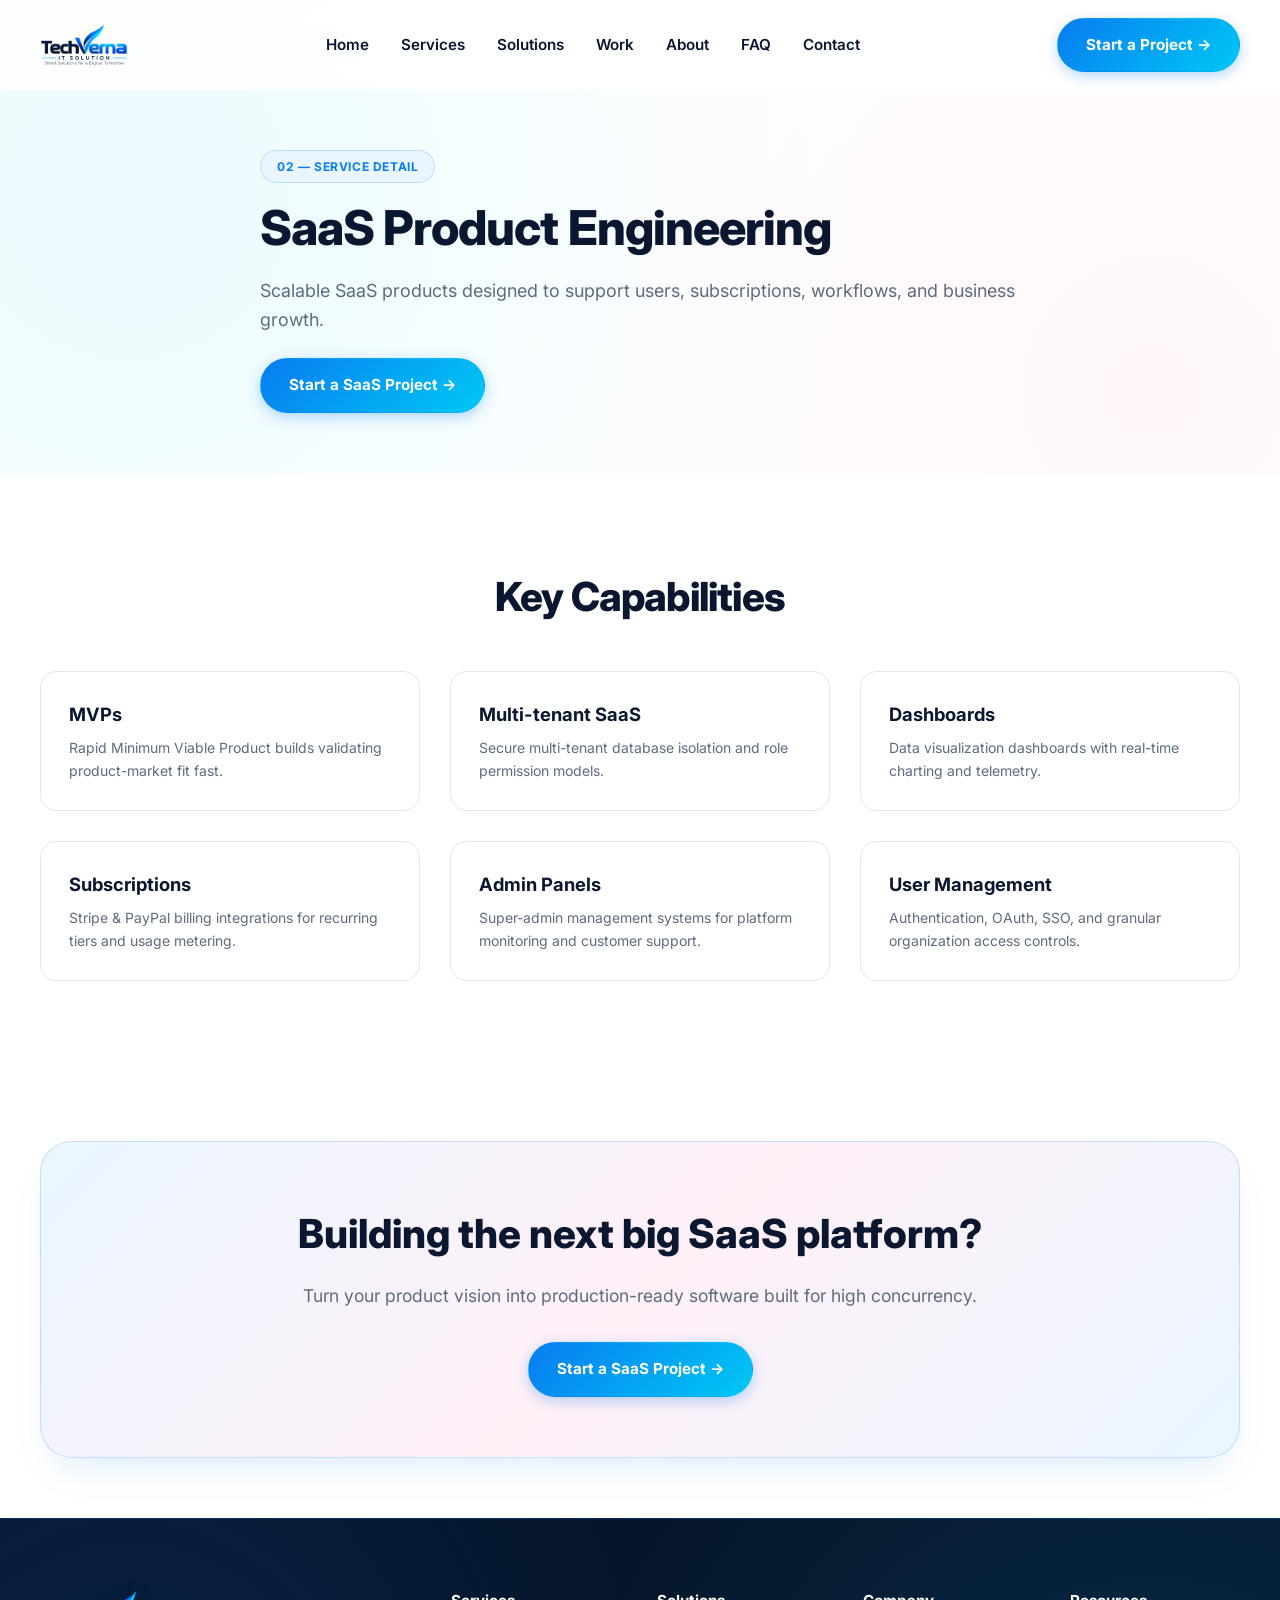
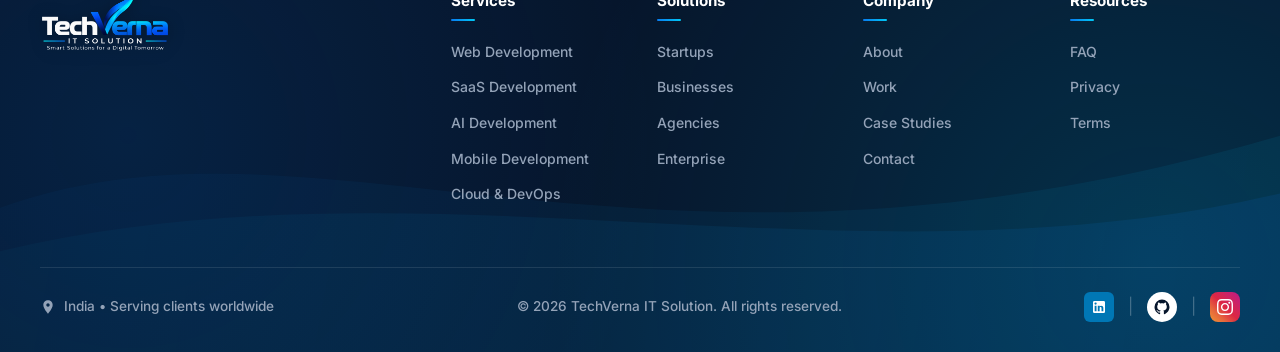
<file: services/saas-development.html>
<!DOCTYPE html>
<html lang="en">
<head>
  <meta charset="UTF-8">
  <meta name="viewport" content="width=device-width, initial-scale=1.0">
  <title>SaaS Development Services | TechVerna IT Solution</title>
  <meta name="description" content="Scalable SaaS development: MVPs, multi-tenant SaaS architecture, dashboards, subscription engines, admin panels, and user management.">
    <meta name="google-site-verification" content="HEP0LEoK5Uc9oOuq4HN0b5jV79jJ20gmPk0bxFxzll4">
  <link rel="canonical" href="https://techverna.pages.dev/services/saas-development.html">
  <link rel="icon" type="image/png" href="../assets/logo.png">

  <!-- Google Fonts: Inter -->
  <link rel="preconnect" href="https://fonts.googleapis.com">
  <link rel="preconnect" href="https://fonts.gstatic.com" crossorigin>
  <link href="https://fonts.googleapis.com/css2?family=Inter:wght@400;500;600;700;800&display=swap" rel="stylesheet">

  <link rel="stylesheet" href="../css/style.css">
  <link rel="stylesheet" href="../css/responsive.css">
  <link rel="stylesheet" href="../css/animations.css">
</head>
<body class="ambient-bg">

    <header class="site-header">
    <div class="container header-container">
      <a href="../index.html" class="brand-logo" aria-label="TechVerna IT Solution Home">
        <img src="../assets/logo.png" alt="TechVerna IT Solution Logo">
      </a>

      <!-- Desktop Navigation -->
      <nav class="nav-menu">
        <a href="../index.html" class="nav-link">Home</a>
        <a href="../services.html" class="nav-link active">Services</a>
        <a href="../solutions.html" class="nav-link">Solutions</a>
        <a href="../work.html" class="nav-link">Work</a>
        <a href="../about.html" class="nav-link">About</a>
        <a href="../faq.html" class="nav-link">FAQ</a>
        <a href="../contact.html" class="nav-link">Contact</a>
      </nav>

      <!-- Desktop Header CTA -->
      <div class="header-cta">
        <a href="../contact.html" class="btn btn-primary">Start a Project →</a>
      </div>

      <!-- Mobile Hamburger Button -->
      <button id="hamburger-btn" class="hamburger-btn" aria-label="Toggle navigation menu" aria-expanded="false">
        <svg viewBox="0 0 24 24" fill="none" stroke="currentColor" stroke-width="2">
          <path d="M4 6h16M4 12h16M4 18h16" stroke-linecap="round"/>
        </svg>
      </button>
    </div>

    <!-- Mobile Slide-down Drawer -->
    <div id="mobile-menu" class="mobile-menu">
      <a href="../index.html" class="nav-link">Home</a>
      <a href="../services.html" class="nav-link active">Services</a>
      <a href="../solutions.html" class="nav-link">Solutions</a>
      <a href="../work.html" class="nav-link">Work</a>
      <a href="../about.html" class="nav-link">About</a>
      <a href="../faq.html" class="nav-link">FAQ</a>
      <a href="../contact.html" class="nav-link">Contact</a>
      <a href="../contact.html" class="btn btn-primary" style="margin-top: 10px; width: 100%;">Start a Project →</a>
    </div>
  </header>

  <section class="hero-section" style="padding-bottom: 60px;">
    <div class="container text-center" style="max-width: 800px; margin: 0 auto;">
      <div class="badge-pill">02 — Service Detail</div>
      <h1 class="section-title" style="font-size: 3rem; margin-bottom: 20px;">SaaS Product Engineering</h1>
      <p class="section-subtitle">
        Scalable SaaS products designed to support users, subscriptions, workflows, and business growth.
      </p>
      <div style="margin-top: 24px;">
        <a href="../contact.html" class="btn btn-primary">Start a SaaS Project →</a>
      </div>
    </div>
  </section>

  <section class="py-100 bg-white-section">
    <div class="container">
      <div class="section-header reveal">
        <h2 class="section-title">Key Capabilities</h2>
      </div>
      <div class="why-grid">
        <div class="why-block reveal">
          <h3>MVPs</h3>
          <p>Rapid Minimum Viable Product builds validating product-market fit fast.</p>
        </div>
        <div class="why-block reveal">
          <h3>Multi-tenant SaaS</h3>
          <p>Secure multi-tenant database isolation and role permission models.</p>
        </div>
        <div class="why-block reveal">
          <h3>Dashboards</h3>
          <p>Data visualization dashboards with real-time charting and telemetry.</p>
        </div>
        <div class="why-block reveal">
          <h3>Subscriptions</h3>
          <p>Stripe & PayPal billing integrations for recurring tiers and usage metering.</p>
        </div>
        <div class="why-block reveal">
          <h3>Admin Panels</h3>
          <p>Super-admin management systems for platform monitoring and customer support.</p>
        </div>
        <div class="why-block reveal">
          <h3>User Management</h3>
          <p>Authentication, OAuth, SSO, and granular organization access controls.</p>
        </div>
      </div>
    </div>
  </section>

  <section class="py-60 bg-white-section">
    <div class="container">
      <div class="cta-banner reveal">
        <h2>Building the next big SaaS platform?</h2>
        <p>Turn your product vision into production-ready software built for high concurrency.</p>
        <a href="../contact.html" class="btn btn-primary">Start a SaaS Project →</a>
      </div>
    </div>
  </section>

        <footer class="site-footer">
    <!-- Flowing Wave SVG Graphic Background Canvas -->
    <svg class="footer-wave-svg" viewBox="0 0 1200 300" preserveAspectRatio="none" fill="none">
      <path d="M0 200 C 300 120, 600 280, 1200 150 L 1200 300 L 0 300 Z" fill="url(#waveGrad1)" opacity="0.35"/>
      <path d="M0 230 C 400 160, 800 260, 1200 190 L 1200 300 L 0 300 Z" fill="url(#waveGrad2)" opacity="0.45"/>
      <defs>
        <linearGradient id="waveGrad1" x1="0" y1="0" x2="1200" y2="300" gradientUnits="userSpaceOnUse">
          <stop offset="0%" stop-color="#087CF0" stop-opacity="0.25"/>
          <stop offset="100%" stop-color="#00C8F5" stop-opacity="0.5"/>
        </linearGradient>
        <linearGradient id="waveGrad2" x1="0" y1="0" x2="1200" y2="300" gradientUnits="userSpaceOnUse">
          <stop offset="0%" stop-color="#00C8F5" stop-opacity="0.15"/>
          <stop offset="100%" stop-color="#087CF0" stop-opacity="0.6"/>
        </linearGradient>
      </defs>
    </svg>

    <div class="container footer-container-inner">
      <div class="footer-top">
        <!-- LEFT FOOTER BRAND -->
        <div class="footer-brand">
          <a href="../index.html" aria-label="TechVerna IT Solution Logo">
            <img src="../assets/logo-footer.png" alt="TechVerna IT Solution Logo" class="footer-logo-img">
          </a>
        </div>

        <!-- SERVICES -->
        <div class="footer-col">
          <h4>Services</h4>
          <div class="footer-heading-underline"></div>
          <ul>
            <li><a href="web-development.html">Web Development</a></li>
            <li><a href="saas-development.html">SaaS Development</a></li>
            <li><a href="ai-development.html">AI Development</a></li>
            <li><a href="mobile-development.html">Mobile Development</a></li>
            <li><a href="backend-api-development.html">Cloud &amp; DevOps</a></li>
          </ul>
        </div>

        <!-- SOLUTIONS -->
        <div class="footer-col">
          <h4>Solutions</h4>
          <div class="footer-heading-underline"></div>
          <ul>
            <li><a href="../solutions.html#startups">Startups</a></li>
            <li><a href="../solutions.html#businesses">Businesses</a></li>
            <li><a href="../solutions.html#agencies">Agencies</a></li>
            <li><a href="../solutions.html#enterprise">Enterprise</a></li>
          </ul>
        </div>

        <!-- COMPANY -->
        <div class="footer-col">
          <h4>Company</h4>
          <div class="footer-heading-underline"></div>
          <ul>
            <li><a href="../about.html">About</a></li>
            <li><a href="../work.html">Work</a></li>
            <li><a href="../work.html">Case Studies</a></li>
            <li><a href="../contact.html">Contact</a></li>
          </ul>
        </div>

        <!-- RESOURCES -->
        <div class="footer-col">
          <h4>Resources</h4>
          <div class="footer-heading-underline"></div>
          <ul>
            <li><a href="../faq.html">FAQ</a></li>
            <li><a href="../privacy.html">Privacy</a></li>
            <li><a href="../terms.html">Terms</a></li>
          </ul>
        </div>
      </div>

      <!-- FOOTER BOTTOM BAR MATCHING REFERENCE SCREENSHOT -->
      <div class="footer-bottom">
        <div class="footer-location-pin">
          <svg width="16" height="16" viewBox="0 0 24 24" fill="currentColor" style="color: #94A3B8;">
            <path d="M12 2C8.13 2 5 5.13 5 9c0 5.25 7 13 7 13s7-7.75 7-13c0-3.87-3.13-7-7-7zm0 9.5c-1.38 0-2.5-1.12-2.5-2.5s1.12-2.5 2.5-2.5 2.5 1.12 2.5 2.5-1.12 2.5-2.5 2.5z"/>
          </svg>
          <span>India • Serving clients worldwide</span>
        </div>

        <div class="footer-copyright-text">
          © <span id="current-year">2026</span> TechVerna IT Solution. All rights reserved.
        </div>

        <div class="social-links-row">
          <!-- LinkedIn Icon -->
          <a href="https://www.linkedin.com/company/techverna-it-solution/" target="_blank" rel="noopener noreferrer" class="social-icon-btn linkedin" aria-label="LinkedIn">
            <svg width="16" height="16" fill="currentColor" viewBox="0 0 24 24">
              <path d="M19 3a2 2 0 0 1 2 2v14a2 2 0 0 1-2 2H5a2 2 0 0 1-2-2V5a2 2 0 0 1 2-2h14m-.5 15.5v-5.3a3.26 3.26 0 0 0-3.26-3.26c-.85 0-1.84.52-2.28 1.3v-1.11h-2.79v8.37h2.79v-4.93c0-.77.62-1.4 1.39-1.4a1.4 1.4 0 0 1 1.4 1.4v4.93h2.75M6.88 8.56a1.68 1.68 0 0 0 1.68-1.68c0-.93-.75-1.69-1.68-1.69a1.69 1.69 0 0 0-1.69 1.69c0 .93.76 1.68 1.69 1.68m1.39 9.94v-8.37H5.5v8.37h2.77z"/>
            </svg>
          </a>

          <span class="social-divider-pipe">|</span>

          <!-- GitHub Icon -->
          <a href="https://github.com/techvernaitsolution" target="_blank" rel="noopener noreferrer" class="social-icon-btn github" aria-label="GitHub">
            <svg width="18" height="18" fill="currentColor" viewBox="0 0 24 24">
              <path d="M12 2A10 10 0 0 0 2 12c0 4.42 2.87 8.17 6.84 9.5.5.08.66-.23.66-.5v-1.69c-2.77.6-3.36-1.34-3.36-1.34-.46-1.16-1.11-1.47-1.11-1.47-.91-.62.07-.6.07-.6 1 .07 1.53 1.03 1.53 1.03.87 1.52 2.34 1.07 2.91.83.1-.65.35-1.09.63-1.34-2.22-.25-4.55-1.11-4.55-4.92 0-1.11.38-2 1.03-2.71-.1-.25-.45-1.29.1-2.64 0 0 .84-.27 2.75 1.02.79-.22 1.65-.33 2.5-.33.85 0 1.71.11 2.5.33 1.91-1.29 2.75-1.02 2.75-1.02.55 1.35.2 2.39.1 2.64.65.71 1.03 1.6 1.03 2.71 0 3.82-2.34 4.66-4.57 4.91.36.31.69.92.69 1.85V21c0 .27.16.59.67.5C19.14 20.16 22 16.42 22 12A10 10 0 0 0 12 2z"/>
            </svg>
          </a>

          <span class="social-divider-pipe">|</span>

          <!-- Instagram Icon -->
          <a href="https://www.instagram.com/techvernaitsolution.in" target="_blank" rel="noopener noreferrer" class="social-icon-btn instagram" aria-label="Instagram">
            <svg width="16" height="16" fill="currentColor" viewBox="0 0 24 24">
              <path d="M12 2.163c3.204 0 3.584.012 4.85.07 3.252.148 4.771 1.691 4.919 4.919.058 1.265.069 1.645.069 4.849 0 3.205-.012 3.584-.069 4.849-.149 3.225-1.664 4.771-4.919 4.919-1.266.058-1.644.07-4.85.07-3.204 0-3.584-.012-4.849-.07-3.26-.149-4.771-1.699-4.919-4.92-.058-1.265-.07-1.644-.07-4.849 0-3.204.013-3.583.07-4.849.149-3.227 1.664-4.771 4.919-4.919 1.266-.057 1.645-.069 4.849-.069zm0-2.163c-3.259 0-3.667.014-4.947.072-4.358.2-6.78 2.618-6.98 6.98-.059 1.281-.073 1.689-.073 4.948 0 3.259.014 3.668.072 4.948.2 4.358 2.618 6.78 6.98 6.98 1.281.058 1.689.072 4.948.072 3.259 0 3.668-.014 4.948-.072 4.354-.2 6.782-2.618 6.979-6.98.059-1.28.073-1.689.073-4.948 0-3.259-.014-3.667-.072-4.947-.196-4.354-2.617-6.78-6.979-6.98-1.281-.059-1.69-.073-4.949-.073zm0 5.838c-3.403 0-6.162 2.759-6.162 6.162s2.759 6.163 6.162 6.163 6.162-2.759 6.162-6.163c0-3.403-2.759-6.162-6.162-6.162zm0 10.162c-2.209 0-4-1.79-4-4 0-2.209 1.791-4 4-4s4 1.791 4 4c0 2.21-1.791 4-4 4zm6.406-11.845c-.796 0-1.441.645-1.441 1.44s.645 1.44 1.441 1.44c.795 0 1.439-.645 1.439-1.44s-.644-1.44-1.439-1.44z"/>
            </svg>
          </a>
        </div>
      </div>
    </div>
  </footer>

  <script src="../js/main.js" defer></script>
  <script src="../js/navigation.js" defer></script>
</body>
</html>
</file>
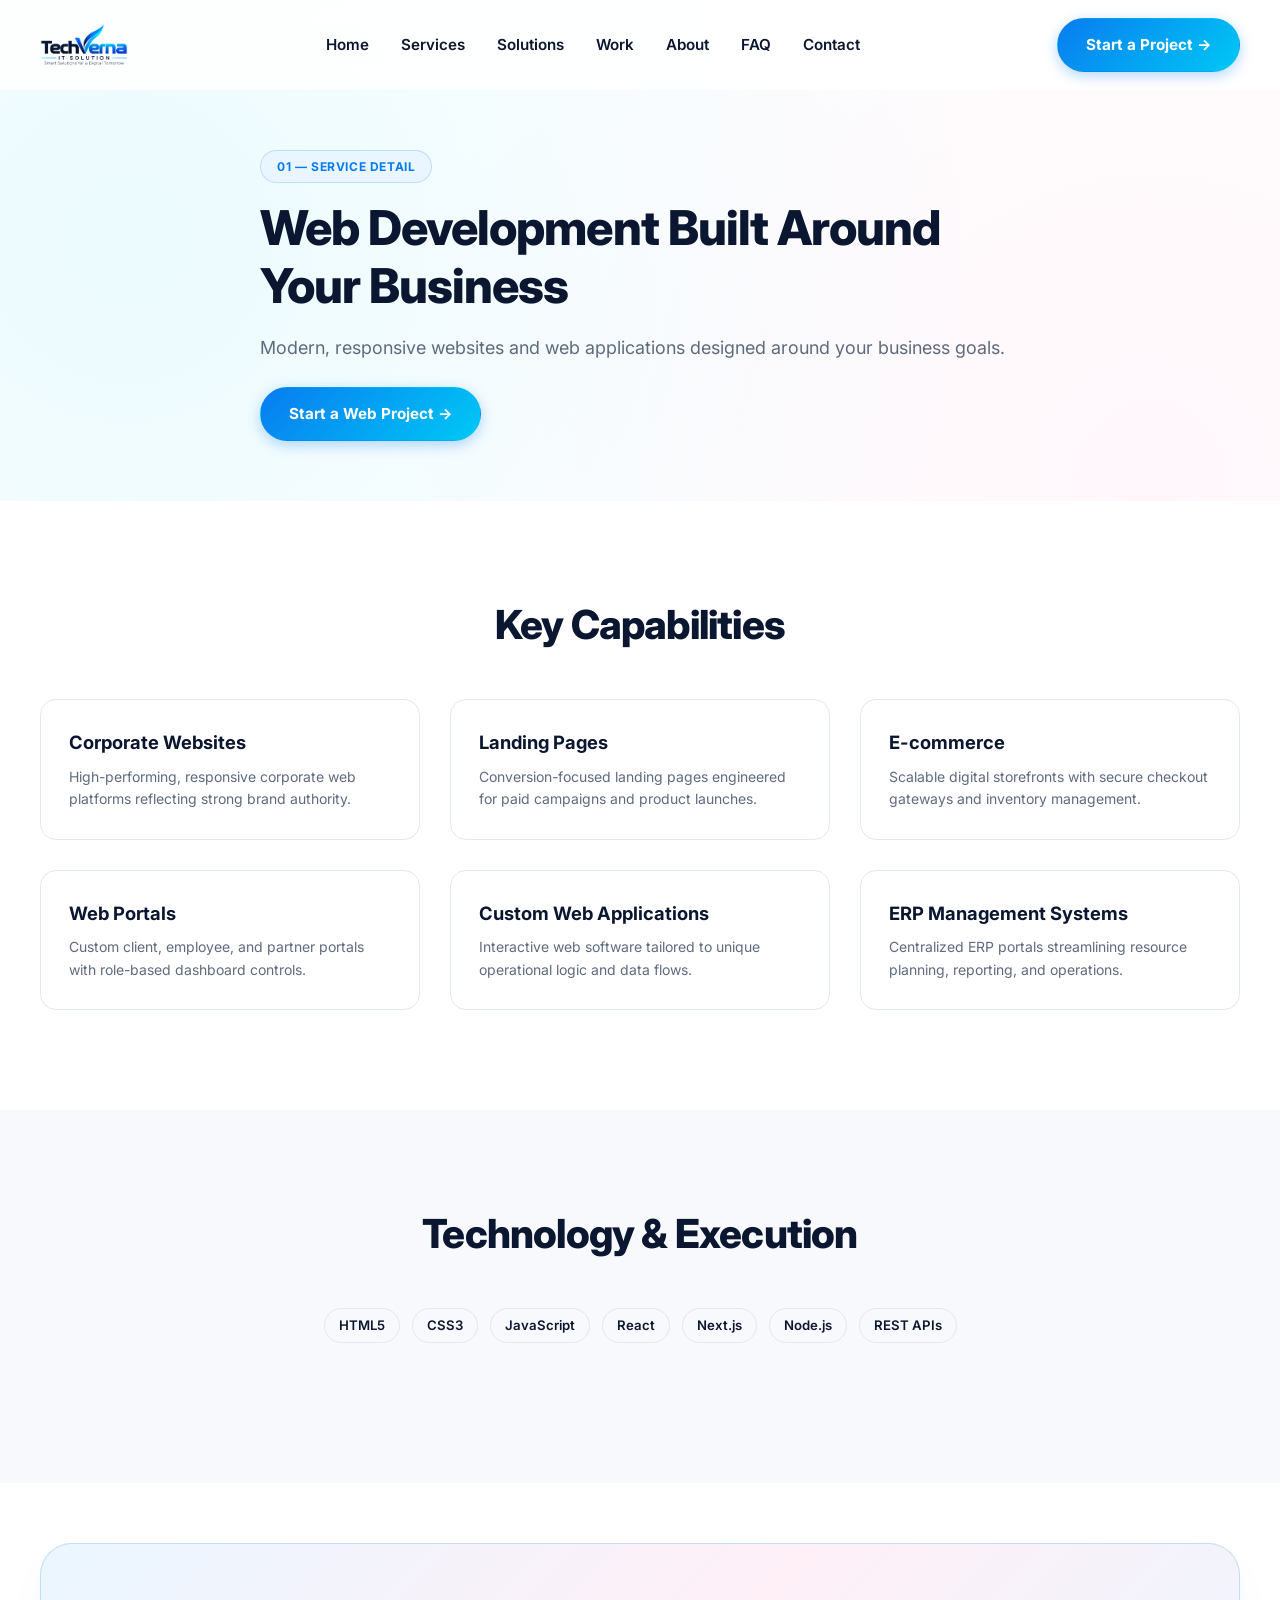
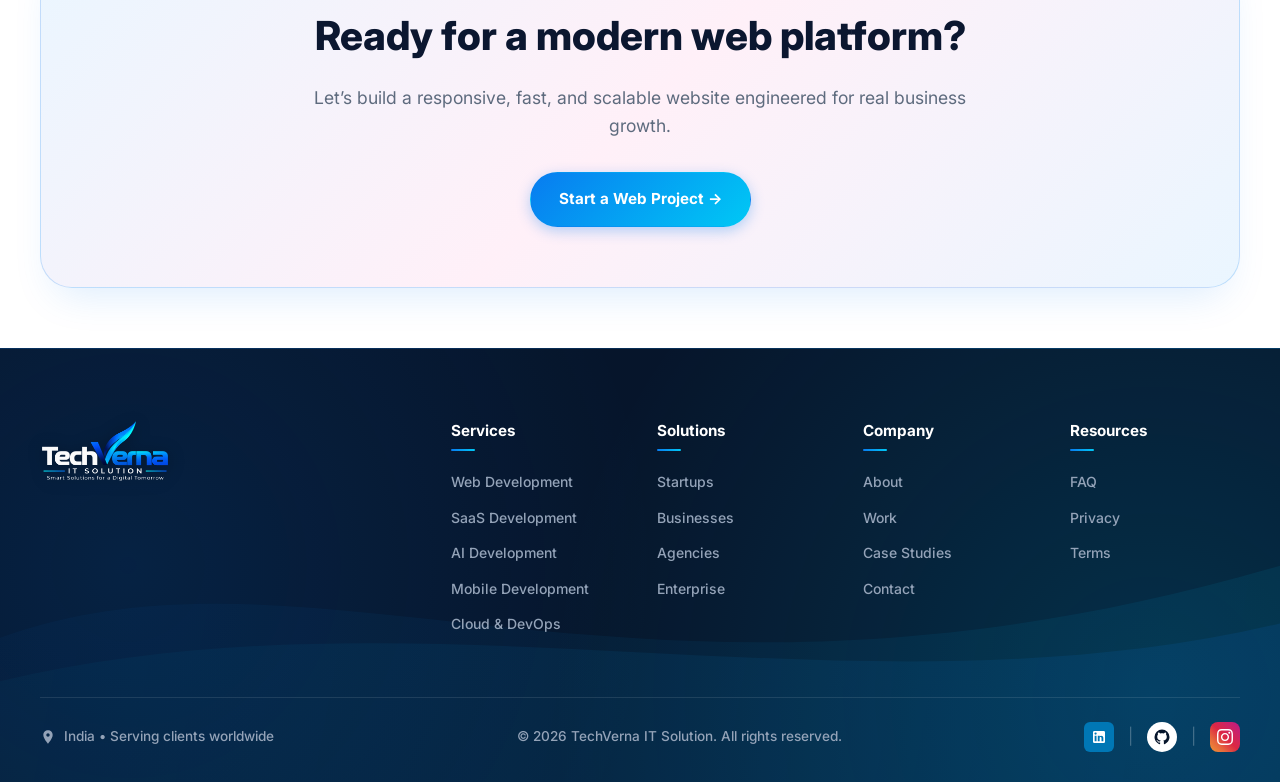
<file: services/web-development.html>
<!DOCTYPE html>
<html lang="en">
<head>
  <meta charset="UTF-8">
  <meta name="viewport" content="width=device-width, initial-scale=1.0">
  <title>Web Development Services | TechVerna IT Solution</title>
  <meta name="description" content="Custom web development, corporate websites, landing pages, e-commerce, web portals, and ERP systems by TechVerna IT Solution.">
    <meta name="google-site-verification" content="HEP0LEoK5Uc9oOuq4HN0b5jV79jJ20gmPk0bxFxzll4">
  <link rel="canonical" href="https://techverna.pages.dev/services/web-development.html">
  <link rel="icon" type="image/png" href="../assets/logo.png">

  <!-- Google Fonts: Inter -->
  <link rel="preconnect" href="https://fonts.googleapis.com">
  <link rel="preconnect" href="https://fonts.gstatic.com" crossorigin>
  <link href="https://fonts.googleapis.com/css2?family=Inter:wght@400;500;600;700;800&display=swap" rel="stylesheet">

  <link rel="stylesheet" href="../css/style.css">
  <link rel="stylesheet" href="../css/responsive.css">
  <link rel="stylesheet" href="../css/animations.css">
</head>
<body class="ambient-bg">

  <!-- HEADER -->
    <header class="site-header">
    <div class="container header-container">
      <a href="../index.html" class="brand-logo" aria-label="TechVerna IT Solution Home">
        <img src="../assets/logo.png" alt="TechVerna IT Solution Logo">
      </a>

      <!-- Desktop Navigation -->
      <nav class="nav-menu">
        <a href="../index.html" class="nav-link">Home</a>
        <a href="../services.html" class="nav-link active">Services</a>
        <a href="../solutions.html" class="nav-link">Solutions</a>
        <a href="../work.html" class="nav-link">Work</a>
        <a href="../about.html" class="nav-link">About</a>
        <a href="../faq.html" class="nav-link">FAQ</a>
        <a href="../contact.html" class="nav-link">Contact</a>
      </nav>

      <!-- Desktop Header CTA -->
      <div class="header-cta">
        <a href="../contact.html" class="btn btn-primary">Start a Project →</a>
      </div>

      <!-- Mobile Hamburger Button -->
      <button id="hamburger-btn" class="hamburger-btn" aria-label="Toggle navigation menu" aria-expanded="false">
        <svg viewBox="0 0 24 24" fill="none" stroke="currentColor" stroke-width="2">
          <path d="M4 6h16M4 12h16M4 18h16" stroke-linecap="round"/>
        </svg>
      </button>
    </div>

    <!-- Mobile Slide-down Drawer -->
    <div id="mobile-menu" class="mobile-menu">
      <a href="../index.html" class="nav-link">Home</a>
      <a href="../services.html" class="nav-link active">Services</a>
      <a href="../solutions.html" class="nav-link">Solutions</a>
      <a href="../work.html" class="nav-link">Work</a>
      <a href="../about.html" class="nav-link">About</a>
      <a href="../faq.html" class="nav-link">FAQ</a>
      <a href="../contact.html" class="nav-link">Contact</a>
      <a href="../contact.html" class="btn btn-primary" style="margin-top: 10px; width: 100%;">Start a Project →</a>
    </div>
  </header>

  <!-- SERVICE HERO -->
  <section class="hero-section" style="padding-bottom: 60px;">
    <div class="container text-center" style="max-width: 800px; margin: 0 auto;">
      <div class="badge-pill">01 — Service Detail</div>
      <h1 class="section-title" style="font-size: 3rem; margin-bottom: 20px;">Web Development Built Around Your Business</h1>
      <p class="section-subtitle">
        Modern, responsive websites and web applications designed around your business goals.
      </p>
      <div style="margin-top: 24px;">
        <a href="../contact.html" class="btn btn-primary">Start a Web Project →</a>
      </div>
    </div>
  </section>

  <!-- OVERVIEW & CAPABILITIES -->
  <section class="py-100 bg-white-section">
    <div class="container">
      <div class="section-header reveal">
        <h2 class="section-title">Key Capabilities</h2>
      </div>
      <div class="why-grid">
        <div class="why-block reveal">
          <h3>Corporate Websites</h3>
          <p>High-performing, responsive corporate web platforms reflecting strong brand authority.</p>
        </div>
        <div class="why-block reveal">
          <h3>Landing Pages</h3>
          <p>Conversion-focused landing pages engineered for paid campaigns and product launches.</p>
        </div>
        <div class="why-block reveal">
          <h3>E-commerce</h3>
          <p>Scalable digital storefronts with secure checkout gateways and inventory management.</p>
        </div>
        <div class="why-block reveal">
          <h3>Web Portals</h3>
          <p>Custom client, employee, and partner portals with role-based dashboard controls.</p>
        </div>
        <div class="why-block reveal">
          <h3>Custom Web Applications</h3>
          <p>Interactive web software tailored to unique operational logic and data flows.</p>
        </div>
        <div class="why-block reveal">
          <h3>ERP Management Systems</h3>
          <p>Centralized ERP portals streamlining resource planning, reporting, and operations.</p>
        </div>
      </div>
    </div>
  </section>

  <!-- PROCESS & TECH -->
  <section class="py-100 bg-light-section">
    <div class="container text-center">
      <div class="section-header reveal">
        <h2 class="section-title">Technology & Execution</h2>
      </div>
      <div class="tech-pills reveal" style="justify-content: center; gap: 12px; margin-bottom: 40px;">
        <span class="tech-pill">HTML5</span>
        <span class="tech-pill">CSS3</span>
        <span class="tech-pill">JavaScript</span>
        <span class="tech-pill">React</span>
        <span class="tech-pill">Next.js</span>
        <span class="tech-pill">Node.js</span>
        <span class="tech-pill">REST APIs</span>
      </div>
    </div>
  </section>

  <!-- CTA -->
  <section class="py-60 bg-white-section">
    <div class="container">
      <div class="cta-banner reveal">
        <h2>Ready for a modern web platform?</h2>
        <p>Let’s build a responsive, fast, and scalable website engineered for real business growth.</p>
        <a href="../contact.html" class="btn btn-primary">Start a Web Project →</a>
      </div>
    </div>
  </section>

  <!-- FOOTER -->
        <footer class="site-footer">
    <!-- Flowing Wave SVG Graphic Background Canvas -->
    <svg class="footer-wave-svg" viewBox="0 0 1200 300" preserveAspectRatio="none" fill="none">
      <path d="M0 200 C 300 120, 600 280, 1200 150 L 1200 300 L 0 300 Z" fill="url(#waveGrad1)" opacity="0.35"/>
      <path d="M0 230 C 400 160, 800 260, 1200 190 L 1200 300 L 0 300 Z" fill="url(#waveGrad2)" opacity="0.45"/>
      <defs>
        <linearGradient id="waveGrad1" x1="0" y1="0" x2="1200" y2="300" gradientUnits="userSpaceOnUse">
          <stop offset="0%" stop-color="#087CF0" stop-opacity="0.25"/>
          <stop offset="100%" stop-color="#00C8F5" stop-opacity="0.5"/>
        </linearGradient>
        <linearGradient id="waveGrad2" x1="0" y1="0" x2="1200" y2="300" gradientUnits="userSpaceOnUse">
          <stop offset="0%" stop-color="#00C8F5" stop-opacity="0.15"/>
          <stop offset="100%" stop-color="#087CF0" stop-opacity="0.6"/>
        </linearGradient>
      </defs>
    </svg>

    <div class="container footer-container-inner">
      <div class="footer-top">
        <!-- LEFT FOOTER BRAND -->
        <div class="footer-brand">
          <a href="../index.html" aria-label="TechVerna IT Solution Logo">
            <img src="../assets/logo-footer.png" alt="TechVerna IT Solution Logo" class="footer-logo-img">
          </a>
        </div>

        <!-- SERVICES -->
        <div class="footer-col">
          <h4>Services</h4>
          <div class="footer-heading-underline"></div>
          <ul>
            <li><a href="web-development.html">Web Development</a></li>
            <li><a href="saas-development.html">SaaS Development</a></li>
            <li><a href="ai-development.html">AI Development</a></li>
            <li><a href="mobile-development.html">Mobile Development</a></li>
            <li><a href="backend-api-development.html">Cloud &amp; DevOps</a></li>
          </ul>
        </div>

        <!-- SOLUTIONS -->
        <div class="footer-col">
          <h4>Solutions</h4>
          <div class="footer-heading-underline"></div>
          <ul>
            <li><a href="../solutions.html#startups">Startups</a></li>
            <li><a href="../solutions.html#businesses">Businesses</a></li>
            <li><a href="../solutions.html#agencies">Agencies</a></li>
            <li><a href="../solutions.html#enterprise">Enterprise</a></li>
          </ul>
        </div>

        <!-- COMPANY -->
        <div class="footer-col">
          <h4>Company</h4>
          <div class="footer-heading-underline"></div>
          <ul>
            <li><a href="../about.html">About</a></li>
            <li><a href="../work.html">Work</a></li>
            <li><a href="../work.html">Case Studies</a></li>
            <li><a href="../contact.html">Contact</a></li>
          </ul>
        </div>

        <!-- RESOURCES -->
        <div class="footer-col">
          <h4>Resources</h4>
          <div class="footer-heading-underline"></div>
          <ul>
            <li><a href="../faq.html">FAQ</a></li>
            <li><a href="../privacy.html">Privacy</a></li>
            <li><a href="../terms.html">Terms</a></li>
          </ul>
        </div>
      </div>

      <!-- FOOTER BOTTOM BAR MATCHING REFERENCE SCREENSHOT -->
      <div class="footer-bottom">
        <div class="footer-location-pin">
          <svg width="16" height="16" viewBox="0 0 24 24" fill="currentColor" style="color: #94A3B8;">
            <path d="M12 2C8.13 2 5 5.13 5 9c0 5.25 7 13 7 13s7-7.75 7-13c0-3.87-3.13-7-7-7zm0 9.5c-1.38 0-2.5-1.12-2.5-2.5s1.12-2.5 2.5-2.5 2.5 1.12 2.5 2.5-1.12 2.5-2.5 2.5z"/>
          </svg>
          <span>India • Serving clients worldwide</span>
        </div>

        <div class="footer-copyright-text">
          © <span id="current-year">2026</span> TechVerna IT Solution. All rights reserved.
        </div>

        <div class="social-links-row">
          <!-- LinkedIn Icon -->
          <a href="https://www.linkedin.com/company/techverna-it-solution/" target="_blank" rel="noopener noreferrer" class="social-icon-btn linkedin" aria-label="LinkedIn">
            <svg width="16" height="16" fill="currentColor" viewBox="0 0 24 24">
              <path d="M19 3a2 2 0 0 1 2 2v14a2 2 0 0 1-2 2H5a2 2 0 0 1-2-2V5a2 2 0 0 1 2-2h14m-.5 15.5v-5.3a3.26 3.26 0 0 0-3.26-3.26c-.85 0-1.84.52-2.28 1.3v-1.11h-2.79v8.37h2.79v-4.93c0-.77.62-1.4 1.39-1.4a1.4 1.4 0 0 1 1.4 1.4v4.93h2.75M6.88 8.56a1.68 1.68 0 0 0 1.68-1.68c0-.93-.75-1.69-1.68-1.69a1.69 1.69 0 0 0-1.69 1.69c0 .93.76 1.68 1.69 1.68m1.39 9.94v-8.37H5.5v8.37h2.77z"/>
            </svg>
          </a>

          <span class="social-divider-pipe">|</span>

          <!-- GitHub Icon -->
          <a href="https://github.com/techvernaitsolution" target="_blank" rel="noopener noreferrer" class="social-icon-btn github" aria-label="GitHub">
            <svg width="18" height="18" fill="currentColor" viewBox="0 0 24 24">
              <path d="M12 2A10 10 0 0 0 2 12c0 4.42 2.87 8.17 6.84 9.5.5.08.66-.23.66-.5v-1.69c-2.77.6-3.36-1.34-3.36-1.34-.46-1.16-1.11-1.47-1.11-1.47-.91-.62.07-.6.07-.6 1 .07 1.53 1.03 1.53 1.03.87 1.52 2.34 1.07 2.91.83.1-.65.35-1.09.63-1.34-2.22-.25-4.55-1.11-4.55-4.92 0-1.11.38-2 1.03-2.71-.1-.25-.45-1.29.1-2.64 0 0 .84-.27 2.75 1.02.79-.22 1.65-.33 2.5-.33.85 0 1.71.11 2.5.33 1.91-1.29 2.75-1.02 2.75-1.02.55 1.35.2 2.39.1 2.64.65.71 1.03 1.6 1.03 2.71 0 3.82-2.34 4.66-4.57 4.91.36.31.69.92.69 1.85V21c0 .27.16.59.67.5C19.14 20.16 22 16.42 22 12A10 10 0 0 0 12 2z"/>
            </svg>
          </a>

          <span class="social-divider-pipe">|</span>

          <!-- Instagram Icon -->
          <a href="https://www.instagram.com/techvernaitsolution.in" target="_blank" rel="noopener noreferrer" class="social-icon-btn instagram" aria-label="Instagram">
            <svg width="16" height="16" fill="currentColor" viewBox="0 0 24 24">
              <path d="M12 2.163c3.204 0 3.584.012 4.85.07 3.252.148 4.771 1.691 4.919 4.919.058 1.265.069 1.645.069 4.849 0 3.205-.012 3.584-.069 4.849-.149 3.225-1.664 4.771-4.919 4.919-1.266.058-1.644.07-4.85.07-3.204 0-3.584-.012-4.849-.07-3.26-.149-4.771-1.699-4.919-4.92-.058-1.265-.07-1.644-.07-4.849 0-3.204.013-3.583.07-4.849.149-3.227 1.664-4.771 4.919-4.919 1.266-.057 1.645-.069 4.849-.069zm0-2.163c-3.259 0-3.667.014-4.947.072-4.358.2-6.78 2.618-6.98 6.98-.059 1.281-.073 1.689-.073 4.948 0 3.259.014 3.668.072 4.948.2 4.358 2.618 6.78 6.98 6.98 1.281.058 1.689.072 4.948.072 3.259 0 3.668-.014 4.948-.072 4.354-.2 6.782-2.618 6.979-6.98.059-1.28.073-1.689.073-4.948 0-3.259-.014-3.667-.072-4.947-.196-4.354-2.617-6.78-6.979-6.98-1.281-.059-1.69-.073-4.949-.073zm0 5.838c-3.403 0-6.162 2.759-6.162 6.162s2.759 6.163 6.162 6.163 6.162-2.759 6.162-6.163c0-3.403-2.759-6.162-6.162-6.162zm0 10.162c-2.209 0-4-1.79-4-4 0-2.209 1.791-4 4-4s4 1.791 4 4c0 2.21-1.791 4-4 4zm6.406-11.845c-.796 0-1.441.645-1.441 1.44s.645 1.44 1.441 1.44c.795 0 1.439-.645 1.439-1.44s-.644-1.44-1.439-1.44z"/>
            </svg>
          </a>
        </div>
      </div>
    </div>
  </footer>

  <script src="../js/main.js" defer></script>
  <script src="../js/navigation.js" defer></script>
</body>
</html>
</file>
<file: css/style.css>
/* ============================================================
   TECHVERNA IT SOLUTION — MAIN STYLESHEET
   ============================================================ */

:root {
  /* Color Palette */
  --color-navy: #071A35;
  --color-dark-blue: #0B3B82;
  --color-primary-blue: #087CF0;
  --color-cyan: #00C8F5;
  --color-soft-blue: #EAF6FF;
  --color-soft-pink: #FFF0F8;
  --color-pink: #FF6FB5;
  --color-purple: #C77DFF;
  --color-white: #FFFFFF;
  --color-light-bg: #F7F9FC;
  --color-dark-text: #0B1730;
  --color-muted-text: #5E6B7E;
  --color-border: rgba(8, 124, 240, 0.12);

  /* Typography */
  --font-family: 'Inter', system-ui, -apple-system, BlinkMacSystemFont, 'Segoe UI', Roboto, Oxygen, Ubuntu, Cantarell, sans-serif;

  /* Spacing & Transitions */
  --transition-fast: 0.2s ease;
  --transition-normal: 0.3s cubic-bezier(0.4, 0, 0.2, 1);
  --radius-sm: 8px;
  --radius-md: 16px;
  --radius-lg: 24px;
  --radius-xl: 32px;
  --shadow-sm: 0 4px 12px rgba(7, 26, 53, 0.04);
  --shadow-md: 0 10px 30px -10px rgba(7, 26, 53, 0.08);
  --shadow-lg: 0 20px 40px -15px rgba(8, 124, 240, 0.15);
}

/* Base & Reset */
*, *::before, *::after {
  box-sizing: border-box;
  margin: 0;
  padding: 0;
}

html {
  scroll-behavior: smooth;
  font-size: 16px;
}

body {
  font-family: var(--font-family);
  background-color: var(--color-white);
  color: var(--color-dark-text);
  line-height: 1.6;
  overflow-x: hidden;
  -webkit-font-smoothing: antialiased;
}

a {
  color: inherit;
  text-decoration: none;
}

ul, ol {
  list-style: none;
}

img, svg {
  max-width: 100%;
  height: auto;
  display: block;
}

button, input, select, textarea {
  font-family: inherit;
  font-size: inherit;
}

/* Container */
.container {
  width: 100%;
  max-width: 1240px;
  margin-left: auto;
  margin-right: auto;
  padding-left: 20px;
  padding-right: 20px;
}

/* Ambient Background Radial Gradients */
.ambient-bg {
  background-image: 
    radial-gradient(circle at 10% 10%, rgba(0, 200, 245, 0.08), transparent 35%),
    radial-gradient(circle at 90% 20%, rgba(255, 111, 181, 0.06), transparent 35%),
    radial-gradient(circle at 50% 70%, rgba(8, 124, 240, 0.04), transparent 45%);
}

.bg-light-section {
  background-color: var(--color-light-bg);
}

.bg-white-section {
  background-color: var(--color-white);
}

/* Text Gradient Utilities */
.text-gradient-blue {
  background: linear-gradient(135deg, var(--color-primary-blue) 0%, var(--color-cyan) 100%);
  -webkit-background-clip: text;
  -webkit-text-fill-color: transparent;
}

.text-gradient-[#087CF0] {
  color: var(--color-primary-blue);
}

/* Section Header Styles */
.section-header {
  text-align: center;
  max-width: 760px;
  margin: 0 auto 50px auto;
}

.badge-pill {
  display: inline-flex;
  align-items: center;
  gap: 8px;
  padding: 6px 16px;
  border-radius: 50px;
  background-color: var(--color-soft-blue);
  border: 1px solid rgba(8, 124, 240, 0.2);
  color: var(--color-primary-blue);
  font-size: 0.75rem;
  font-weight: 700;
  text-transform: uppercase;
  letter-spacing: 0.05em;
  margin-bottom: 16px;
}

.section-title {
  font-size: 2.5rem;
  font-weight: 800;
  color: var(--color-dark-text);
  letter-spacing: -0.02em;
  line-height: 1.2;
}

.section-subtitle {
  font-size: 1.125rem;
  color: var(--color-muted-text);
  margin-top: 14px;
}

/* Buttons */
.btn {
  display: inline-flex;
  align-items: center;
  justify-content: center;
  gap: 10px;
  padding: 14px 28px;
  border-radius: 50px;
  font-weight: 700;
  font-size: 0.95rem;
  cursor: pointer;
  transition: var(--transition-normal);
  border: 1px solid transparent;
  text-align: center;
}

.btn-primary {
  background: linear-gradient(135deg, var(--color-primary-blue) 0%, var(--color-cyan) 100%);
  color: var(--color-white);
  box-shadow: 0 4px 14px rgba(8, 124, 240, 0.3);
}

.btn-primary:hover {
  transform: translateY(-2px);
  box-shadow: 0 8px 22px rgba(0, 200, 245, 0.45);
  filter: brightness(1.04);
}

.btn-secondary {
  background-color: var(--color-white);
  color: var(--color-dark-text);
  border-color: #D0D7DE;
  box-shadow: var(--shadow-sm);
}

.btn-secondary:hover {
  border-color: var(--color-primary-blue);
  color: var(--color-primary-blue);
  background-color: var(--color-soft-blue);
}

/* Header Navigation */
.site-header {
  position: fixed;
  top: 0;
  left: 0;
  right: 0;
  z-index: 1000;
  transition: background-color 0.3s ease, box-shadow 0.3s ease, padding 0.3s ease;
  background-color: rgba(255, 255, 255, 0.85);
  backdrop-filter: blur(14px);
  padding: 18px 0;
}

.site-header.scrolled {
  background-color: rgba(255, 255, 255, 0.98);
  box-shadow: 0 4px 20px rgba(7, 26, 53, 0.08);
  padding: 12px 0;
  border-bottom: 1px solid rgba(226, 232, 240, 0.9);
}

.header-container {
  display: flex;
  align-items: center;
  justify-content: space-between;
}

.brand-logo {
  display: flex;
  align-items: center;
  gap: 12px;
}

.brand-logo img {
  height: 44px;
  width: auto;
  object-fit: contain;
}

.nav-menu {
  display: flex;
  align-items: center;
  gap: 8px;
}

.nav-link {
  position: relative;
  padding: 8px 12px;
  font-size: 0.95rem;
  font-weight: 600;
  color: var(--color-dark-text);
  transition: color var(--transition-fast);
}

.nav-link::after {
  content: '';
  position: absolute;
  bottom: 0;
  left: 0;
  width: 0%;
  height: 3px;
  background: linear-gradient(90deg, #EC4899 0%, #087CF0 100%);
  border-radius: 2px;
  transition: width 0.3s ease;
}

.nav-link:hover, .nav-link.active {
  color: var(--color-primary-blue);
  background-color: transparent;
}

.nav-link:hover::after, .nav-link.active::after {
  width: 100%;
}

.hamburger-btn {
  display: none;
  background: none;
  border: none;
  cursor: pointer;
  padding: 8px;
  color: var(--color-navy);
}

.hamburger-btn svg {
  width: 28px;
  height: 28px;
}

.mobile-menu {
  display: none;
  position: absolute;
  top: 100%;
  left: 0;
  right: 0;
  background-color: var(--color-white);
  padding: 24px 20px;
  border-bottom: 1px solid #E2E8F0;
  box-shadow: 0 15px 30px rgba(7, 26, 53, 0.12);
  flex-direction: column;
  gap: 12px;
}

.mobile-menu.open {
  display: flex;
}

.mobile-menu .nav-link {
  width: fit-content;
  display: inline-block;
}

/* Hero Section */
.hero-section {
  padding-top: 150px;
  padding-bottom: 90px;
  position: relative;
  overflow: hidden;
}

.hero-grid {
  display: grid;
  grid-template-columns: 1.1fr 0.9fr;
  gap: 50px;
  align-items: center;
}

.hero-content h1 {
  font-size: 3.5rem;
  font-weight: 800;
  line-height: 1.15;
  color: var(--color-dark-text);
  margin-bottom: 20px;
  letter-spacing: -0.02em;
}

.hero-description {
  font-size: 1.15rem;
  color: var(--color-muted-text);
  line-height: 1.7;
  margin-bottom: 32px;
}

.hero-actions {
  display: flex;
  gap: 16px;
  margin-bottom: 32px;
}

.tech-badges-row {
  display: flex;
  align-items: center;
  flex-wrap: wrap;
  gap: 12px;
  padding-top: 24px;
  border-top: 1px solid #E2E8F0;
  font-size: 0.85rem;
  font-weight: 600;
  color: var(--color-dark-blue);
}

.tech-badge-item {
  padding: 4px 12px;
  background-color: rgba(234, 246, 255, 0.8);
  border-radius: 6px;
  border: 1px solid rgba(8, 124, 240, 0.15);
}

/* Hero Visual Card */
.hero-visual-card {
  position: relative;
  background: #FFFFFF;
  border: 1px solid rgba(8, 124, 240, 0.18);
  border-radius: var(--radius-xl);
  padding: 28px;
  box-shadow: 0 20px 50px rgba(8, 124, 240, 0.12);
  transition: border-color 0.3s ease, box-shadow 0.3s ease;
}

.hero-visual-card:hover {
  border-color: rgba(0, 200, 245, 0.4);
  box-shadow: 0 25px 60px rgba(8, 124, 240, 0.18);
}

.mock-window-header {
  display: flex;
  align-items: center;
  justify-content: space-between;
  padding-bottom: 16px;
  border-bottom: 1px solid #F1F5F9;
  margin-bottom: 20px;
}

.dots {
  display: flex;
  gap: 6px;
}

.dot {
  width: 10px;
  height: 10px;
  border-radius: 50%;
}

.dot.red { background-color: #FF5F56; }
.dot.yellow { background-color: #FFBD2E; }
.dot.green { background-color: #27C93F; }

.mock-status-pill {
  display: inline-flex;
  align-items: center;
  gap: 6px;
  font-size: 0.75rem;
  font-weight: 700;
  color: #10B981;
  background: #ECFDF5;
  padding: 4px 12px;
  border-radius: 12px;
  border: 1px solid #A7F3D0;
}

.mock-status-dot {
  width: 6px;
  height: 6px;
  border-radius: 50%;
  background-color: #10B981;
}

.mock-dashboard-grid {
  display: grid;
  grid-template-columns: 1fr 1fr;
  gap: 16px;
  margin-bottom: 16px;
}

.mock-stat-card {
  padding: 18px;
  border-radius: var(--radius-md);
  border: 1px solid #E2E8F0;
  background: linear-gradient(135deg, var(--color-soft-blue) 0%, #FFFFFF 100%);
  transition: transform 0.2s ease, border-color 0.2s ease;
}

.mock-stat-card:hover {
  transform: translateY(-2px);
  border-color: var(--color-primary-blue);
}

.mock-stat-title {
  font-size: 0.75rem;
  font-weight: 700;
  color: var(--color-dark-blue);
  margin-bottom: 6px;
  text-transform: uppercase;
  letter-spacing: 0.05em;
}

.mock-stat-val {
  font-size: 1.4rem;
  font-weight: 800;
  color: var(--color-dark-text);
}

.mock-feature-box {
  padding: 16px;
  background: var(--color-white);
  border: 1px solid #E2E8F0;
  border-radius: var(--radius-md);
  display: flex;
  align-items: center;
  justify-content: space-between;
  margin-top: 12px;
  transition: transform 0.2s ease, border-color 0.2s ease;
}

.mock-feature-box:hover {
  border-color: var(--color-cyan);
  transform: translateY(-2px);
}

.mock-feature-box.dark {
  background: var(--color-navy);
  color: var(--color-white);
  border-color: rgba(255, 255, 255, 0.1);
}

/* Services Grid & Cards */
.services-section {
  padding: 100px 0;
}

.services-grid {
  display: grid;
  grid-template-columns: repeat(3, 1fr);
  gap: 30px;
}

.service-card {
  background-color: var(--color-white);
  border: 1px solid #E2E8F0;
  border-radius: var(--radius-lg);
  padding: 36px 28px;
  transition: var(--transition-normal);
  display: flex;
  flex-direction: column;
  justify-content: space-between;
  position: relative;
  cursor: pointer;
}

.service-card:hover {
  transform: translateY(-6px);
  border-color: rgba(0, 200, 245, 0.5);
  box-shadow: 0 20px 40px rgba(8, 124, 240, 0.12);
}

.card-top {
  display: flex;
  align-items: center;
  justify-content: space-between;
  margin-bottom: 24px;
}

.card-num {
  font-size: 1.5rem;
  font-weight: 800;
  color: #CBD5E1;
  font-family: monospace;
}

.service-card:hover .card-num {
  color: var(--color-primary-blue);
}

.card-icon {
  width: 50px;
  height: 50px;
  border-radius: 14px;
  background-color: var(--color-soft-blue);
  color: var(--color-primary-blue);
  display: flex;
  align-items: center;
  justify-content: center;
  transition: var(--transition-fast);
}

.service-card:hover .card-icon {
  background: linear-gradient(135deg, var(--color-primary-blue), var(--color-cyan));
  color: var(--color-white);
}

.card-title {
  font-size: 1.25rem;
  font-weight: 700;
  color: var(--color-dark-text);
  margin-bottom: 12px;
}

.card-desc {
  font-size: 0.925rem;
  color: var(--color-muted-text);
  line-height: 1.6;
  margin-bottom: 24px;
}

.card-features {
  border-top: 1px solid #F1F5F9;
  padding-top: 16px;
  margin-bottom: 24px;
}

.card-features li {
  font-size: 0.825rem;
  font-weight: 600;
  color: var(--color-dark-text);
  display: flex;
  align-items: center;
  gap: 8px;
  margin-bottom: 8px;
}

.card-features li::before {
  content: "✓";
  color: var(--color-cyan);
  font-weight: 900;
}

.card-link {
  font-size: 0.9rem;
  font-weight: 700;
  color: var(--color-primary-blue);
  display: inline-flex;
  align-items: center;
  gap: 6px;
  transition: gap 0.2s ease;
}

/* Stretched Link pseudo-element to make entire card clickable */
.card-link::after {
  content: "";
  position: absolute;
  top: 0;
  left: 0;
  right: 0;
  bottom: 0;
  z-index: 5;
}

.service-card:hover .card-link {
  gap: 10px;
  color: var(--color-dark-blue);
}

/* Solutions Cards */
.solutions-grid {
  display: grid;
  grid-template-columns: repeat(4, 1fr);
  gap: 24px;
}

.solutions-detail-grid {
  display: grid;
  grid-template-columns: repeat(2, 1fr);
  gap: 32px;
}

.solution-card {
  background-color: var(--color-white);
  border: 1px solid #E2E8F0;
  border-radius: var(--radius-lg);
  padding: 32px 24px;
  text-align: center;
  transition: var(--transition-normal);
  scroll-margin-top: 100px;
}

.solutions-detail-card {
  text-align: left;
  padding: 40px;
  display: flex;
  flex-direction: column;
  justify-content: space-between;
}

.solution-card:hover {
  border-color: var(--color-primary-blue);
  box-shadow: var(--shadow-md);
  transform: translateY(-4px);
}

.solution-card h3 {
  font-size: 1.3rem;
  font-weight: 800;
  margin-bottom: 12px;
  color: var(--color-dark-text);
}

.solution-card p {
  font-size: 0.9rem;
  color: var(--color-muted-text);
  line-height: 1.6;
}

/* How We Work Timeline */
.process-timeline {
  display: flex;
  justify-content: space-between;
  position: relative;
  margin-top: 60px;
}

.process-timeline::before {
  content: "";
  position: absolute;
  top: 35px;
  left: 5%;
  right: 5%;
  height: 3px;
  background: linear-gradient(90deg, var(--color-primary-blue), var(--color-cyan));
  z-index: 1;
}

.process-step {
  position: relative;
  z-index: 2;
  text-align: center;
  flex: 1;
  padding: 0 12px;
}

.step-number {
  width: 70px;
  height: 70px;
  border-radius: 50%;
  background: var(--color-white);
  border: 3px solid var(--color-primary-blue);
  color: var(--color-primary-blue);
  font-size: 1.25rem;
  font-weight: 800;
  display: flex;
  align-items: center;
  justify-content: center;
  margin: 0 auto 20px auto;
  box-shadow: 0 4px 15px rgba(8, 124, 240, 0.15);
  transition: var(--transition-normal);
}

.process-step:hover .step-number {
  background: linear-gradient(135deg, var(--color-primary-blue), var(--color-cyan));
  color: var(--color-white);
  transform: scale(1.1);
}

.step-title {
  font-size: 1.15rem;
  font-weight: 700;
  margin-bottom: 8px;
}

.step-desc {
  font-size: 0.85rem;
  color: var(--color-muted-text);
  line-height: 1.5;
}

/* Why TechVerna Grid */
.why-grid {
  display: grid;
  grid-template-columns: repeat(3, 1fr);
  gap: 30px;
}

.why-block {
  background-color: var(--color-white);
  border: 1px solid #E2E8F0;
  border-radius: var(--radius-md);
  padding: 28px;
  transition: var(--transition-normal);
}

.why-block:hover {
  border-color: var(--color-cyan);
  box-shadow: var(--shadow-sm);
}

.why-block h3 {
  font-size: 1.15rem;
  font-weight: 700;
  margin-bottom: 8px;
  color: var(--color-dark-text);
}

.why-block p {
  font-size: 0.875rem;
  color: var(--color-muted-text);
}

/* Tech Stack Section */
.tech-stack-container {
  display: grid;
  grid-template-columns: repeat(3, 1fr);
  gap: 24px;
}

.tech-cat-card {
  background: var(--color-white);
  border: 1px solid #E2E8F0;
  border-radius: var(--radius-lg);
  padding: 24px;
}

.tech-cat-title {
  font-size: 1.1rem;
  font-weight: 700;
  color: var(--color-dark-blue);
  margin-bottom: 16px;
  padding-bottom: 8px;
  border-bottom: 2px solid var(--color-soft-blue);
}

.tech-pills {
  display: flex;
  flex-wrap: wrap;
  gap: 8px;
}

.tech-pill {
  padding: 6px 14px;
  border-radius: 20px;
  background-color: var(--color-light-bg);
  border: 1px solid #E2E8F0;
  font-size: 0.825rem;
  font-weight: 600;
  color: var(--color-dark-text);
}

/* Projects Grid */
.projects-grid {
  display: grid;
  grid-template-columns: repeat(3, 1fr);
  gap: 30px;
}

.project-card {
  background-color: var(--color-white);
  border: 1px solid #E2E8F0;
  border-radius: var(--radius-lg);
  overflow: hidden;
  transition: var(--transition-normal);
  display: flex;
  flex-direction: column;
}

.project-card:hover {
  transform: translateY(-6px);
  box-shadow: var(--shadow-lg);
  border-color: var(--color-primary-blue);
}

.project-img-placeholder {
  height: 180px;
  background: linear-gradient(135deg, var(--color-navy) 0%, var(--color-dark-blue) 100%);
  display: flex;
  align-items: center;
  justify-content: center;
  color: var(--color-white);
  font-weight: 800;
  font-size: 1.2rem;
  letter-spacing: 0.05em;
  padding: 20px;
  text-align: center;
}

.project-body {
  padding: 24px;
  flex: 1;
  display: flex;
  flex-direction: column;
  justify-content: space-between;
}

.project-cat {
  font-size: 0.75rem;
  font-weight: 700;
  text-transform: uppercase;
  color: var(--color-primary-blue);
  margin-bottom: 8px;
}

.project-title {
  font-size: 1.2rem;
  font-weight: 800;
  color: var(--color-dark-text);
  margin-bottom: 10px;
}

.project-desc {
  font-size: 0.875rem;
  color: var(--color-muted-text);
  margin-bottom: 16px;
  line-height: 1.5;
}

.project-techs {
  display: flex;
  flex-wrap: wrap;
  gap: 6px;
  margin-bottom: 20px;
}

.project-tech-tag {
  font-size: 0.725rem;
  padding: 3px 8px;
  border-radius: 4px;
  background: var(--color-soft-blue);
  color: var(--color-dark-blue);
  font-weight: 600;
}

/* Team Grid */
.founders-grid {
  display: grid;
  grid-template-columns: 1fr 1fr;
  gap: 30px;
  margin-bottom: 40px;
}

.team-grid-3col {
  display: grid;
  grid-template-columns: repeat(3, 1fr);
  gap: 24px;
}

@media (min-width: 769px) {
  .team-grid-3col > .executive-card:last-child:nth-child(3n - 2) {
    grid-column: 2;
  }
}

.executive-card {
  background-color: var(--color-white);
  border: 1px solid #E2E8F0;
  border-radius: var(--radius-lg);
  padding: 28px 24px;
  display: flex;
  flex-direction: column;
  justify-content: space-between;
  transition: var(--transition-normal);
}

.executive-card:hover {
  transform: translateY(-4px);
  border-color: var(--color-primary-blue);
  box-shadow: var(--shadow-md);
}

.executive-header {
  display: flex;
  align-items: center;
  gap: 16px;
  margin-bottom: 16px;
}

.executive-avatar {
  width: 64px;
  height: 64px;
  border-radius: 50%;
  object-fit: cover;
  border: 2px solid var(--color-primary-blue);
  box-shadow: 0 4px 12px rgba(8, 124, 240, 0.15);
  flex-shrink: 0;
  transition: transform 0.3s ease;
}

.executive-card:hover .executive-avatar {
  transform: scale(1.08);
}

.executive-role-tag {
  font-size: 0.75rem;
  font-weight: 800;
  letter-spacing: 0.05em;
  text-transform: uppercase;
  color: var(--color-primary-blue);
  margin-bottom: 4px;
}

.executive-name {
  font-size: 1.2rem;
  font-weight: 800;
  color: var(--color-dark-text);
}

.executive-desc {
  font-size: 0.875rem;
  color: var(--color-muted-text);
  line-height: 1.6;
}

.team-social-links {
  display: flex;
  align-items: center;
  gap: 10px;
  margin-top: 16px;
  padding-top: 14px;
  border-top: 1px solid #F1F5F9;
}

.team-social-btn {
  display: inline-flex;
  align-items: center;
  justify-content: center;
  width: 32px;
  height: 32px;
  border-radius: 8px;
  transition: transform 0.2s ease, opacity 0.2s ease;
}

.team-social-btn:hover {
  transform: translateY(-2px);
  opacity: 0.9;
}

.team-social-btn.linkedin {
  background-color: #0077B5;
  color: #FFFFFF;
}

.team-social-btn.github {
  background-color: #0F172A;
  color: #FFFFFF;
}

/* Company Showcase Card on About Page */
.company-showcase-box {
  background: var(--color-white);
  border: 1px solid #E2E8F0;
  border-radius: var(--radius-xl);
  padding: 36px 28px;
  box-shadow: 0 10px 30px rgba(11, 23, 48, 0.05);
  text-align: center;
}

.showcase-logo-wrapper {
  margin-bottom: 24px;
  display: flex;
  justify-content: center;
  align-items: center;
}

.showcase-logo-img {
  height: 72px;
  width: auto;
  object-fit: contain;
}

.showcase-highlights-grid {
  display: grid;
  grid-template-columns: 1fr;
  gap: 12px;
}

.showcase-pill {
  display: flex;
  align-items: center;
  gap: 12px;
  background-color: var(--color-light-bg);
  border: 1px solid #E2E8F0;
  border-radius: var(--radius-md);
  padding: 12px 16px;
  font-size: 0.9rem;
  font-weight: 600;
  color: var(--color-dark-text);
  text-align: left;
  transition: var(--transition-fast);
}

.showcase-pill:hover {
  border-color: var(--color-primary-blue);
  background-color: var(--color-soft-blue);
}

.showcase-pill .pill-icon {
  font-size: 1.2rem;
  flex-shrink: 0;
}

.founder-card {
  background-color: var(--color-white);
  border: 1px solid #E2E8F0;
  border-radius: var(--radius-lg);
  padding: 32px;
  display: flex;
  gap: 20px;
  align-items: flex-start;
}

.avatar-initials {
  width: 64px;
  height: 64px;
  border-radius: 18px;
  background: linear-gradient(135deg, var(--color-primary-blue), var(--color-cyan));
  color: var(--color-white);
  font-size: 1.4rem;
  font-weight: 800;
  display: flex;
  align-items: center;
  justify-content: center;
  flex-shrink: 0;
}

.founder-info h3 {
  font-size: 1.3rem;
  font-weight: 800;
}

.founder-title {
  font-size: 0.85rem;
  font-weight: 700;
  color: var(--color-primary-blue);
  margin-bottom: 8px;
}

.team-members-grid {
  display: grid;
  grid-template-columns: repeat(4, 1fr);
  gap: 20px;
}

.team-card {
  background-color: var(--color-white);
  border: 1px solid #E2E8F0;
  border-radius: var(--radius-md);
  padding: 20px;
  text-align: center;
}

.team-card .avatar-initials {
  margin: 0 auto 12px auto;
  width: 48px;
  height: 48px;
  font-size: 1.1rem;
}

.team-card h4 {
  font-size: 1.05rem;
  font-weight: 700;
}

.team-card p {
  font-size: 0.75rem;
  color: var(--color-primary-blue);
  font-weight: 600;
}

/* CTA Box */
.cta-banner {
  background: linear-gradient(135deg, var(--color-soft-blue) 0%, var(--color-soft-pink) 50%, var(--color-soft-blue) 100%);
  border: 1px solid rgba(8, 124, 240, 0.2);
  border-radius: var(--radius-xl);
  padding: 60px 40px;
  text-align: center;
  box-shadow: var(--shadow-lg);
}

.cta-banner h2 {
  font-size: 2.5rem;
  font-weight: 800;
  margin-bottom: 16px;
}

.cta-banner p {
  font-size: 1.1rem;
  color: var(--color-muted-text);
  max-width: 680px;
  margin: 0 auto 32px auto;
}

/* FAQ Accordion */
.faq-container {
  max-width: 800px;
  margin: 0 auto;
  display: flex;
  flex-direction: column;
  gap: 16px;
}

.faq-item {
  border: 1px solid #E2E8F0;
  border-radius: var(--radius-md);
  background-color: var(--color-white);
  overflow: hidden;
  transition: var(--transition-fast);
}

.faq-item.active {
  border-color: var(--color-primary-blue);
  box-shadow: var(--shadow-sm);
}

.faq-question {
  width: 100%;
  padding: 20px 24px;
  background: none;
  border: none;
  text-align: left;
  font-size: 1.05rem;
  font-weight: 700;
  color: var(--color-dark-text);
  display: flex;
  align-items: center;
  justify-content: space-between;
  cursor: pointer;
}

.faq-icon {
  font-size: 1.2rem;
  transition: transform 0.3s ease;
}

.faq-item.active .faq-icon {
  transform: rotate(180deg);
  color: var(--color-primary-blue);
}

.faq-answer {
  max-height: 0;
  overflow: hidden;
  transition: max-height 0.3s ease-out;
  padding: 0 24px;
}

.faq-item.active .faq-answer {
  padding-bottom: 20px;
}

.faq-answer p {
  font-size: 0.95rem;
  color: var(--color-muted-text);
  line-height: 1.6;
}

/* Contact Section & Form */
.contact-grid {
  display: grid;
  grid-template-columns: 1.2fr 0.8fr;
  gap: 40px;
}

.contact-form-card {
  background-color: var(--color-white);
  border: 1px solid #E2E8F0;
  border-radius: var(--radius-xl);
  padding: 40px;
  box-shadow: var(--shadow-md);
}

.form-row {
  display: grid;
  grid-template-columns: 1fr 1fr;
  gap: 20px;
  margin-bottom: 20px;
}

.form-group {
  margin-bottom: 20px;
}

.form-group label {
  display: block;
  font-size: 0.8rem;
  font-weight: 700;
  text-transform: uppercase;
  color: var(--color-dark-text);
  margin-bottom: 8px;
}

.form-control {
  width: 100%;
  padding: 12px 16px;
  border-radius: var(--radius-sm);
  border: 1px solid #CBD5E1;
  background-color: var(--color-light-bg);
  font-size: 0.95rem;
  transition: var(--transition-fast);
}

.form-control:focus {
  outline: none;
  border-color: var(--color-primary-blue);
  background-color: var(--color-white);
  box-shadow: 0 0 0 3px rgba(8, 124, 240, 0.15);
}

.error-msg {
  color: #DC2626;
  font-size: 0.75rem;
  font-weight: 600;
  margin-top: 4px;
  display: none;
}

.form-group.has-error .error-msg {
  display: block;
}

.form-group.has-error .form-control {
  border-color: #DC2626;
}

.direct-contact-card {
  background: var(--color-white);
  border: 1px solid #E2E8F0;
  border-radius: var(--radius-xl);
  padding: 32px;
  box-shadow: var(--shadow-sm);
}

.contact-option-item {
  padding: 16px;
  border-radius: var(--radius-md);
  border: 1px solid #E2E8F0;
  background-color: var(--color-light-bg);
  margin-bottom: 16px;
  display: flex;
  align-items: center;
  justify-content: space-between;
}

.contact-option-item .label {
  font-size: 0.75rem;
  font-weight: 700;
  text-transform: uppercase;
  color: var(--color-dark-blue);
}

.contact-option-item .val {
  font-size: 1rem;
  font-weight: 700;
  color: var(--color-dark-text);
}

/* ================= FOOTER - EXACT MATCH FOR USER SCREENSHOT ================= */
.site-footer {
  background-color: #06152B;
  background-image: 
    radial-gradient(circle at 10% 50%, rgba(8, 124, 240, 0.12), transparent 45%),
    radial-gradient(circle at 90% 80%, rgba(0, 200, 245, 0.15), transparent 50%);
  color: var(--color-white);
  padding-top: 70px;
  padding-bottom: 30px;
  position: relative;
  overflow: hidden;
  border-top: 1px solid rgba(8, 124, 240, 0.2);
}

/* Glowing Flowing Wave Design SVG Canvas Overlay */
.footer-wave-svg {
  position: absolute;
  bottom: 0;
  right: 0;
  width: 100%;
  height: 100%;
  pointer-events: none;
  z-index: 1;
  opacity: 0.45;
}

.footer-container-inner {
  position: relative;
  z-index: 2;
}

.footer-top {
  display: grid;
  grid-template-columns: 2.2fr 1fr 1fr 1fr 1fr;
  gap: 36px;
  margin-bottom: 50px;
  align-items: start;
}

.footer-brand {
  display: flex;
  flex-direction: column;
  align-items: flex-start;
}

/* Custom White/Gradient Logo for Footer Background */
.footer-logo-img {
  height: 65px;
  width: auto;
  object-fit: contain;
  filter: drop-shadow(0 2px 8px rgba(0, 0, 0, 0.3));
  transition: transform 0.3s ease, filter 0.3s ease;
}

.footer-logo-img:hover {
  transform: scale(1.03);
  filter: drop-shadow(0 4px 12px rgba(0, 200, 245, 0.4));
}

.footer-tagline-text {
  font-size: 0.95rem;
  color: #94A3B8;
  line-height: 1.5;
  margin-top: 14px;
  font-weight: 500;
  max-width: 260px;
}

.footer-col h4 {
  font-size: 0.95rem;
  font-weight: 700;
  text-transform: capitalize;
  color: var(--color-white);
  margin-bottom: 6px;
}

.footer-heading-underline {
  width: 24px;
  height: 2px;
  background: linear-gradient(90deg, #087CF0, #00C8F5);
  border-radius: 2px;
  margin-bottom: 18px;
}

.footer-col ul li {
  margin-bottom: 10px;
}

.footer-col ul li a {
  color: #94A3B8;
  font-size: 0.875rem;
  font-weight: 500;
  transition: var(--transition-fast);
}

.footer-col ul li a:hover {
  color: #FFFFFF;
  padding-left: 2px;
}

/* Footer Bottom Bar Matching Reference Screenshot */
.footer-bottom {
  border-top: 1px solid rgba(255, 255, 255, 0.1);
  padding-top: 24px;
  display: flex;
  align-items: center;
  justify-content: space-between;
  font-size: 0.85rem;
  color: #94A3B8;
}

.footer-location-pin {
  display: flex;
  align-items: center;
  gap: 8px;
  color: #94A3B8;
  font-weight: 500;
}

.footer-copyright-text {
  font-weight: 500;
  color: #94A3B8;
}

.social-links-row {
  display: flex;
  align-items: center;
  gap: 12px;
}

.social-icon-btn {
  display: inline-flex;
  align-items: center;
  justify-content: center;
  width: 30px;
  height: 30px;
  border-radius: 6px;
  transition: transform 0.2s ease, opacity 0.2s ease;
}

.social-icon-btn:hover {
  transform: translateY(-2px);
  opacity: 0.9;
}

.social-icon-btn.linkedin {
  background-color: #0077B5;
  color: #FFFFFF;
}

.social-icon-btn.github {
  background-color: #FFFFFF;
  color: #06152B;
  border-radius: 50%;
}

.social-icon-btn.instagram {
  background: linear-gradient(45deg, #f09433 0%, #e6683c 25%, #dc2743 50%, #cc2366 75%, #bc1888 100%);
  color: #FFFFFF;
  border-radius: 8px;
}

.social-divider-pipe {
  color: rgba(255, 255, 255, 0.25);
  font-size: 1rem;
  margin: 0 2px;
}

/* Helper Utilities */
.py-100 { padding-top: 100px; padding-bottom: 100px; }
.py-60 { padding-top: 60px; padding-bottom: 60px; }
</file>
<file: css/responsive.css>
/* ============================================================
   TECHVERNA IT SOLUTION — RESPONSIVE BREAKPOINTS
   ============================================================ */

/* Large Desktop (1200px) */
@media (max-width: 1200px) {
  .hero-content h1 {
    font-size: 3rem;
  }

  .services-grid, .why-grid, .tech-stack-container, .projects-grid {
    grid-template-columns: repeat(2, 1fr);
  }

  .solutions-grid {
    grid-template-columns: repeat(2, 1fr);
  }

  .footer-top {
    grid-template-columns: 1.8fr repeat(4, 1fr);
    gap: 24px;
  }
}

/* Tablet (1024px) */
@media (max-width: 1024px) {
  .site-header {
    padding: 14px 0;
  }

  .hero-section {
    padding-top: 130px;
    padding-bottom: 70px;
  }

  .hero-grid {
    grid-template-columns: 1fr;
    gap: 40px;
    text-align: center;
  }

  .hero-actions {
    justify-content: center;
  }

  .tech-badges-row {
    justify-content: center;
  }

  .hero-visual-card {
    max-width: 580px;
    margin: 0 auto;
    padding: 20px;
  }

  .contact-grid {
    grid-template-columns: 1fr;
  }

  .footer-top {
    grid-template-columns: 1.5fr repeat(4, 1fr);
    gap: 20px;
  }

  .process-timeline {
    flex-direction: column;
    gap: 30px;
  }

  .process-timeline::before {
    display: none;
  }

  .step-number {
    margin-bottom: 12px;
  }
}

/* Mobile & Small Tablet (768px) */
@media (max-width: 768px) {
  .nav-menu, .header-cta {
    display: none;
  }

  .hamburger-btn {
    display: block;
  }

  .section-title {
    font-size: 2rem;
  }

  .hero-content h1 {
    font-size: 2.2rem;
  }

  .hero-description {
    font-size: 1rem;
  }

  .services-grid, .why-grid, .tech-stack-container, .projects-grid, .solutions-grid, .solutions-detail-grid {
    grid-template-columns: 1fr;
  }

  .founders-grid, .team-grid-3col {
    grid-template-columns: 1fr;
  }

  .team-members-grid {
    grid-template-columns: 1fr 1fr;
  }

  .form-row {
    grid-template-columns: 1fr;
  }

  .solutions-detail-card {
    padding: 24px 18px;
  }

  /* Compact, Multi-Column Sleek Footer for Mobile */
  .site-footer {
    padding-top: 48px;
    padding-bottom: 24px;
  }

  .footer-top {
    grid-template-columns: repeat(2, 1fr);
    gap: 28px 20px;
    margin-bottom: 30px;
    text-align: left;
  }

  .footer-brand {
    grid-column: 1 / -1;
    align-items: flex-start;
    margin-bottom: 4px;
  }

  .footer-logo-img {
    height: 52px;
  }

  .footer-col h4 {
    font-size: 0.9rem;
    margin-bottom: 4px;
  }

  .footer-heading-underline {
    margin-bottom: 12px;
  }

  .footer-col ul li {
    margin-bottom: 6px;
  }

  .footer-col ul li a {
    font-size: 0.85rem;
  }

  .footer-bottom {
    flex-direction: column;
    gap: 12px;
    text-align: center;
    padding-top: 20px;
  }

  .footer-location-pin {
    justify-content: center;
  }

  .social-links-row {
    justify-content: center;
  }
}

/* Mobile Small (480px & down: 390px, 360px) */
@media (max-width: 480px) {
  .hero-content h1 {
    font-size: 1.8rem;
  }

  .hero-actions {
    flex-direction: column;
    width: 100%;
  }

  .btn {
    width: 100%;
  }

  .mock-dashboard-grid {
    grid-template-columns: 1fr;
  }

  .mock-feature-box {
    flex-direction: column;
    text-align: center;
    gap: 8px;
  }

  .team-members-grid {
    grid-template-columns: 1fr;
  }

  .cta-banner {
    padding: 32px 18px;
  }

  .cta-banner h2 {
    font-size: 1.7rem;
  }

  .contact-form-card, .direct-contact-card {
    padding: 24px 16px;
  }

  .site-footer {
    padding-top: 40px;
    padding-bottom: 20px;
  }

  .footer-top {
    grid-template-columns: repeat(2, 1fr);
    gap: 24px 14px;
  }

  .footer-logo-img {
    height: 44px;
  }
}
</file>
<file: css/animations.css>
/* ============================================================
   TECHVERNA IT SOLUTION — ANIMATIONS STYLESHEET
   ============================================================ */

/* Fade-Up Animation for Scroll Reveal (Clean & Subtle) */
.reveal {
  opacity: 0;
  transform: translateY(24px);
  transition: opacity 0.6s cubic-bezier(0.16, 1, 0.3, 1), transform 0.6s cubic-bezier(0.16, 1, 0.3, 1);
}

.reveal.active {
  opacity: 1;
  transform: translateY(0);
}

/* Respect prefers-reduced-motion */
@media (prefers-reduced-motion: reduce) {
  .reveal {
    opacity: 1 !important;
    transform: none !important;
    transition: none !important;
  }
}
</file>
